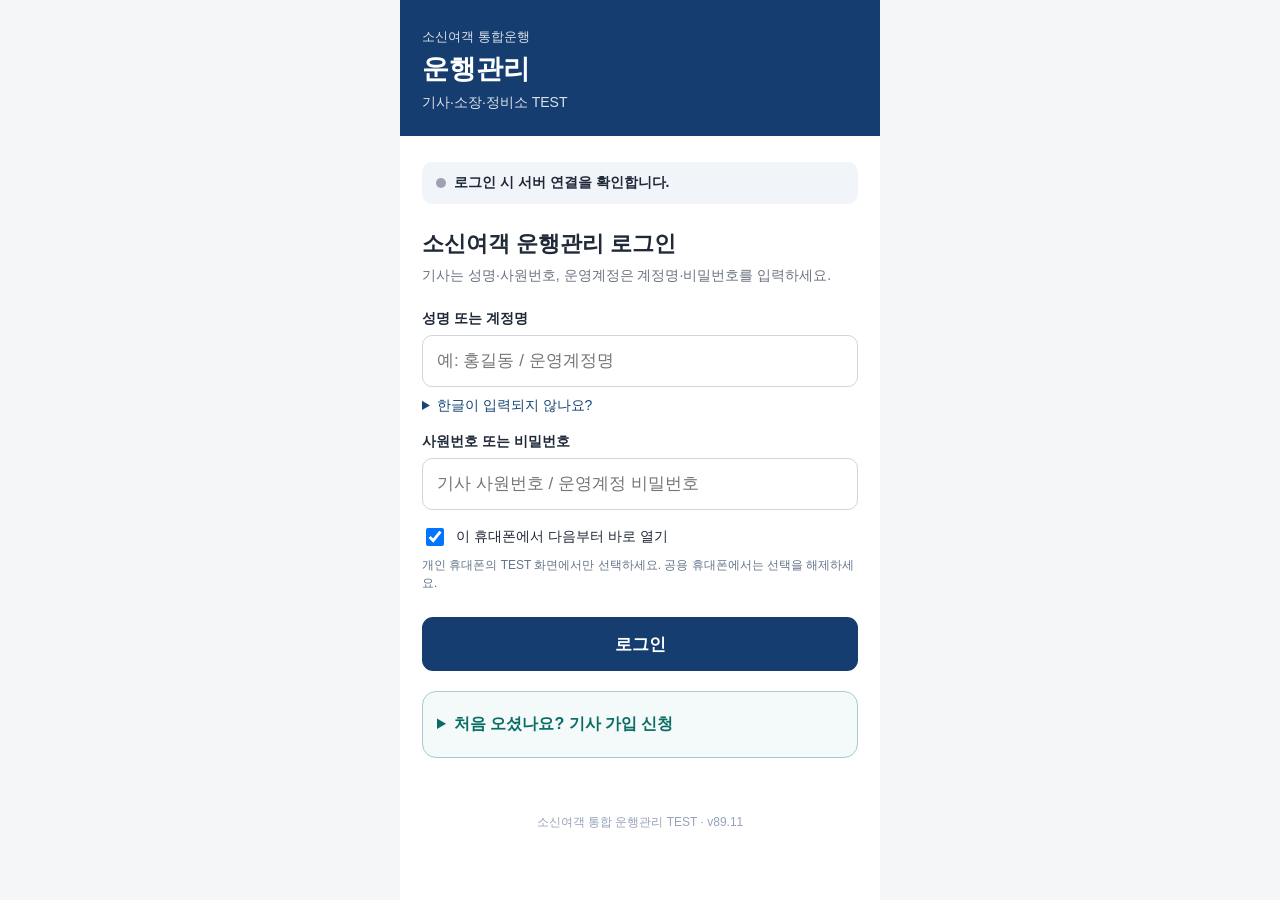
<file: index.html>
<!DOCTYPE html>
<html lang="ko">
<head>
  <meta charset="UTF-8">
  <meta name="viewport"
        content="width=device-width, initial-scale=1.0, viewport-fit=cover">

  <title>소신여객 통합 운행관리 TEST</title>
  <meta name="theme-color" content="#153d6f">
  <meta name="apple-mobile-web-app-capable" content="yes">
  <meta name="apple-mobile-web-app-status-bar-style" content="default">
  <meta name="apple-mobile-web-app-title" content="소신여객 운행관리">
  <meta name="mobile-web-app-capable" content="yes">
  <link rel="manifest" href="./manifest.webmanifest">
  <link rel="icon" type="image/png" sizes="192x192" href="./icons/bus70-192.png">
  <link rel="apple-touch-icon" sizes="180x180" href="./icons/bus70-180.png">

  <style>
    * {
      box-sizing: border-box;
    }

    body {
      margin: 0;
      font-family:
        -apple-system,
        BlinkMacSystemFont,
        "Segoe UI",
        "Noto Sans KR",
        sans-serif;

      background: #f4f6f8;
      color: #1f2937;
    }

    .app {
      max-width: 480px;
      min-height: 100vh;
      margin: 0 auto;
      background: white;
    }

    .header {
      padding: 28px 22px 24px;
      background: #153d6f;
      color: white;
    }

    .route {
      font-size: 13px;
      opacity: .85;
      margin-bottom: 5px;
    }

    .title {
      margin: 0;
      font-size: 27px;
      font-weight: 800;
    }

    .subtitle {
      margin-top: 7px;
      font-size: 14px;
      opacity: .85;
    }

    .content {
      padding: 26px 22px;
    }

    .api-status {
      display: flex;
      align-items: center;
      gap: 8px;

      padding: 12px 14px;
      margin-bottom: 25px;

      border-radius: 10px;
      background: #f1f5f9;

      font-size: 14px;
      font-weight: 600;
    }

    .dot {
      width: 10px;
      height: 10px;
      border-radius: 50%;
      background: #9ca3af;
      flex: 0 0 auto;
    }

    .dot.ok {
      background: #16a34a;
    }

    .dot.error {
      background: #dc2626;
    }

    .login-title {
      font-size: 22px;
      font-weight: 800;
      margin-bottom: 6px;
    }

    .login-help {
      font-size: 14px;
      color: #6b7280;
      margin-bottom: 24px;
      line-height: 1.5;
    }

    label {
      display: block;
      font-size: 14px;
      font-weight: 700;
      margin: 17px 0 7px;
    }

    input {
      width: 100%;
      height: 52px;

      border: 1px solid #d1d5db;
      border-radius: 10px;

      padding: 0 14px;

      font-size: 17px;
      outline: none;
      background: white;
    }

    input:focus {
      border-color: #153d6f;
      box-shadow: 0 0 0 3px rgba(21,61,111,.10);
    }

    button {
      width: 100%;
      height: 54px;

      margin-top: 25px;

      border: 0;
      border-radius: 11px;

      background: #153d6f;
      color: white;

      font-size: 17px;
      font-weight: 800;

      cursor: pointer;
    }

    button:disabled {
      opacity: .55;
      cursor: default;
    }

    .message {
      display: none;
      margin-top: 18px;
      padding: 13px 14px;
      border-radius: 10px;

      font-size: 14px;
      line-height: 1.5;
    }

    .message.error {
      display: block;
      background: #fef2f2;
      color: #b91c1c;
    }

    .message.ok {
      display: block;
      background: #f0fdf4;
      color: #166534;
    }

    [hidden] { display: none !important; }

    .driver-card {
      display: none;

      margin-top: 24px;
      padding: 20px;

      border: 1px solid #e5e7eb;
      border-radius: 14px;

      background: #fff;
    }

    .driver-card.show {
      display: block;
    }

    .driver-name {
      font-size: 24px;
      font-weight: 800;
      margin-bottom: 15px;
    }

    .info-row {
      display: flex;
      justify-content: space-between;
      gap: 20px;

      padding: 10px 0;
      border-bottom: 1px solid #f1f5f9;

      font-size: 15px;
    }

    .info-row:last-child {
      border-bottom: 0;
    }

    .info-label {
      color: #64748b;
    }

    .info-value {
      font-weight: 700;
      text-align: right;
    }

    .test-badge {
      display: inline-block;
      margin-left: 7px;
      padding: 3px 7px;

      border-radius: 6px;
      background: #fff7ed;
      color: #c2410c;

      font-size: 11px;
      vertical-align: middle;
    }

    .footer {
      padding: 30px 20px;
      text-align: center;

      color: #94a3b8;
      font-size: 12px;
    }

    /* STEP 8: 날짜별 운행조회 */
    .schedule-panel { margin-top: 24px; padding: 20px; border: 1px solid #e5e7eb; border-radius: 14px; }
    .schedule-panel[hidden], .driver-card[hidden] { display: none !important; }
    .schedule-panel h2 { font-size: 20px; margin: 0 0 8px; }
    .schedule-panel .hint { color: #64748b; font-size: 13px; line-height: 1.5; }
    .schedule-panel .control-row { display: grid; grid-template-columns: 1fr 1fr; gap: 10px; }
    .schedule-panel .control-row label { margin-top: 14px; }
    .schedule-panel select { width: 100%; height: 52px; padding: 0 8px; border: 1px solid #d1d5db; border-radius: 10px; background: #fff; font-size: 14px; }
    .schedule-panel button { margin-top: 14px; }
    .schedule-panel .result { margin-top: 18px; line-height: 1.6; }
    .schedule-panel .trip { border: 1px solid #e5e7eb; border-radius: 10px; padding: 12px; margin-top: 12px; }
    .schedule-panel .trip h3 { margin: 0 0 8px; font-size: 17px; }
    .schedule-panel .trip-row { display: grid; grid-template-columns: minmax(0,1fr) minmax(0,1.65fr); gap: 12px; padding: 9px 0; font-size: 14px; align-items: center; border-bottom: 1px solid #f1f5f9; }
    .schedule-panel .trip-row:last-child { border-bottom: 0; }
    .schedule-panel .trip-row .place { min-width: 0; word-break:keep-all; overflow-wrap:break-word; }
    .schedule-panel .trip-row strong { min-width:0; text-align: right; white-space: normal; font-variant-numeric: tabular-nums; }
    .schedule-panel .trip-row .time-main { display: block; font-size: 16px; }
    .schedule-panel .trip-row .time-sub { display: block; color: #64748b; font-size: 12px; font-weight: 500; }
    .session-bar { display: flex; justify-content: space-between; align-items: center; gap: 8px; margin-top: 16px; }
    .session-bar button { width: auto; height: auto; margin: 0; padding: 10px 12px; font-size: 13px; background: #e2e8f0; color: #1f2937; }
    .remember-row { display:flex; align-items:center; gap:9px; margin: 15px 0 0; font-size: 14px; font-weight: 500; }
    .remember-row input { width: 18px; height: 18px; flex: 0 0 auto; }
    .remember-help { font-size: 12px; color: #64748b; line-height: 1.5; margin-top: 7px; }
    @media(max-width:380px) { .content { padding: 20px 14px; } .schedule-panel { padding: 14px; } .schedule-panel .trip { padding: 10px; } }

    .schedule-panel .notice { padding: 12px; border-radius: 9px; background: #f1f5f9; margin-top: 12px; }
    .schedule-empty { text-align:center; padding:32px 16px; border:1px solid #dbe3ec; border-radius:14px; background:#f8fafc; }
    .schedule-empty .empty-mark { display:block; font-size:80px; line-height:1.2; color:#183f69; }
    .schedule-empty p { color:#64748b; margin:10px 0 0; }
    .schedule-rest { padding:16px; background:#f0f8f5; border-color:#c5ded4; font-size:15px; line-height:1.5; word-break:keep-all; overflow-wrap:break-word; }
    .schedule-rest p { font-size:14px; line-height:1.5; margin:8px 0 0; }
    .schedule-rest .leave-date { margin:0; font-size:13px; }
    .leave-heading { display:flex; align-items:center; justify-content:center; gap:10px; margin:10px 0; }
    .schedule-rest .empty-mark { display:inline-flex; justify-content:center; align-items:center; width:38px; height:38px; border-radius:50%; background:#d9eee3; font-size:25px; color:#12664d; flex-shrink:0; }
    .schedule-rest h3 { font-size:20px; line-height:1.35; margin:0; }
    .schedule-rest .leave-period { display:flex; flex-wrap:wrap; align-items:baseline; justify-content:center; gap:2px 8px; margin-top:12px; font-size:15px; font-weight:750; color:#183f69; }
    .leave-period .period-label { font-size:13px; font-weight:500; color:#526476; }
    .leave-period .period-date { white-space:nowrap; }
    .schedule-rest .leave-note { margin-top:10px; font-size:14px; color:#526476; }
    .leave-month { margin-top:12px; border-top:1px solid #d4e4dc; padding-top:4px; text-align:left; font-size:14px; line-height:1.55; }
    .leave-month summary { min-height:44px; display:flex; align-items:center; cursor:pointer; font-weight:700; }
    .leave-month p { margin:8px 0; word-break:keep-all; overflow-wrap:break-word; }
    .leave-days { display:flex; flex-wrap:wrap; gap:5px; list-style:none; padding:0; margin:7px 0 12px; }
    .leave-days li { font-size:13px; border-radius:6px; background:#e2efe8; padding:3px 7px; white-space:nowrap; }
    .mascot-stage { width:82px; height:82px; margin:0 auto; position:relative; }
    .mascot-stage img { position:absolute; inset:0; width:100%; height:100%; object-fit:contain; }
    .mascot-sprite { width:100%; height:100%; transform-origin:center; transform:scale(.88); }
    .mascot-sprite [data-face] { opacity:0; }
    .mascot-sprite [data-face="0"] { opacity:1; }
    .mascot-stage.playing .mascot-sprite { animation:mascot-greeting 7.68s ease-in-out 1; }
    .mascot-stage.playing [data-face="0"] { animation:mascot-neutral 7.68s step-end 1; }
    .mascot-stage.playing [data-face="1"] { animation:mascot-blink 7.68s step-end 1; }
    .mascot-stage.playing [data-face="2"] { animation:mascot-smile 7.68s step-end 1; }
    @keyframes mascot-neutral { 0%,20%{opacity:1} 16%,28%{opacity:0} 94%,100%{opacity:1} }
    @keyframes mascot-blink { 0%,20%,100%{opacity:0} 16%{opacity:1} }
    @keyframes mascot-smile { 0%,94%,100%{opacity:0} 28%{opacity:1} }
    @keyframes mascot-greeting { 0%,35%{transform:translateY(0) rotate(0deg) scale(.88)} 60%,66%{transform:translateY(0) rotate(360deg) scale(.88)} 76%{transform:translateY(-14px) rotate(360deg) scale(.93)} 86%{transform:translateY(0) rotate(360deg) scale(.88)} 90%{transform:translateY(2px) rotate(360deg) scale(.92,.82)} 94%,100%{transform:translateY(0) rotate(360deg) scale(.88)} }
    @media(prefers-reduced-motion:reduce) { .mascot-stage.playing .mascot-sprite,.mascot-stage.playing [data-face] { animation:none; } }
    .schedule-panel .notice.error { background: #fef2f2; color: #b91c1c; }
    .schedule-panel .confirm-button { background: #166534; }
    .schedule-panel .confirm-button[hidden] { display: none; }
    .settings-box { margin-top: 18px; padding: 14px; border: 1px solid #dbe3ec; border-radius: 12px; background: #f8fafc; }
    .settings-box h3 { margin: 0 0 6px; }
    .check-row { display: flex; align-items: center; gap: 8px; margin: 10px 0; font-size: 14px; font-weight: 700; }
    .check-row input { width: 20px; height: 20px; margin: 0; }
    .inline-actions { display: grid; grid-template-columns: 1fr 1fr; gap: 8px; }
    .inline-actions button { margin-top: 10px; height: 44px; font-size: 14px; }
    .trip-actions { display: grid; grid-template-columns: 1fr 1fr; gap: 8px; }
    .trip-actions button { margin-top: 10px; height: 42px; font-size: 14px; }
    .end-shift-box { margin-top: 12px; padding: 12px; border: 1px solid #86efac; border-radius: 10px; background: #f0fdf4; }
    .end-shift-box h4 { margin: 0 0 6px; color: #166534; }
    .end-shift-box p { margin: 4px 0; font-size: 13px; line-height: 1.45; }
    .end-shift-actions { display: grid; grid-template-columns: 1fr 1fr; gap: 8px; }
    .end-shift-actions button { margin-top: 8px; height: 42px; font-size: 13px; }
    .break-charge-box { margin-top: 10px; padding: 10px; border-radius: 9px; background: #eff6ff; color: #1e3a8a; }
    .break-charge-box p { margin: 0 0 6px; font-size: 13px; }
    .run-log-row { margin-top:12px; padding:13px; border:1px solid #dbe3ec; border-radius:11px; background:#fff; font-size:13px; line-height:1.5; break-inside:avoid; }
    .run-log-head { display:flex; align-items:flex-start; justify-content:space-between; gap:10px; margin-bottom:9px; }
    .run-log-head strong { color:#123a69; font-size:15px; }
    .run-log-head span { flex:0 0 auto; padding:3px 7px; border-radius:999px; background:#eef4fb; color:#475569; font-size:10px; font-weight:800; }
    .run-log-phase { display:grid; grid-template-columns:minmax(0,1.2fr) repeat(3,minmax(0,.8fr)); gap:7px; align-items:center; padding:8px 0; border-top:1px solid #eef2f7; }
    .run-log-phase > span { min-width:0; overflow-wrap:anywhere; }
    .run-log-phase small { display:block; color:#64748b; font-size:10px; }
    .run-log-phase strong { display:block; margin-top:2px; color:#0f172a; font-size:12px; font-variant-numeric:tabular-nums; }
    .run-log-extra { margin-top:8px; padding:8px 9px; border-radius:8px; background:#f8fafc; color:#475569; font-size:11px; line-height:1.5; white-space:pre-line; }
    @media print { body * { visibility: hidden; } #runLogPanel, #runLogPanel * { visibility: visible; } #runLogPanel { position: absolute; inset: 0; border: 0; margin:0; padding:0; } #runLogPanel button,#runLogPanel .control-row,#runLogPanel > .hint { display:none; } .run-log-row { box-shadow:none; } }
    .board-panel { margin-top: 24px; padding: 20px; border: 1px solid #dbe3ec; border-radius: 14px; }
    .board-panel[hidden], .board-review[hidden] { display: none !important; }
    .board-panel h2 { font-size: 20px; margin: 0 0 8px; }
    .board-panel .hint { color: #64748b; font-size: 13px; line-height: 1.5; }
    .board-panel input, .board-panel select { width: 100%; min-height: 48px; box-sizing: border-box; }
    .board-panel input[type="file"] { height: auto; padding: 12px 8px; background: #f8fafc; }
    .board-preview { width: 100%; max-height: 280px; object-fit: contain; margin-top: 12px; border-radius: 10px; background: #f1f5f9; }
    .board-preview[hidden] { display: none; }
    .board-review { margin-top: 16px; padding: 14px; border: 1px solid #bbd2c0; border-radius: 10px; background: #f0fdf4; }
    .board-grid { display: grid; grid-template-columns: 1fr 1fr; gap: 10px; }
    .board-grid .wide { grid-column: 1 / -1; }
    .board-value { min-height: 48px; display: flex; align-items: center; padding: 0 12px; border: 1px solid #d1d5db; border-radius: 10px; background: #fff; font-weight: 700; }
    .board-panel button { margin-top: 12px; }
    .board-panel .register-button { background: #166534; }
    .manager-panel { margin-top:24px; padding:20px; border:2px solid #153d6f; border-radius:14px; }
    .manager-panel[hidden], .manager-output[hidden] { display:none !important; }
    .manager-panel h2 { margin:0 0 8px; font-size:20px; }
    .manager-tools { display:grid; grid-template-columns:1fr 1fr; gap:10px; }
    .manager-tools input, .manager-tools select { width:100%; min-height:48px; box-sizing:border-box; }
    .road-safety { display:flex; align-items:center; gap:6px; flex-wrap:wrap; font-size:13px; }
    .road-safety button { width:auto; padding:6px 10px; min-height:44px; font-size:12px; }
    .road-safety.warning { color:#b42318; font-weight:700; }
    .ring-peer-label { display:flex; justify-content:center; gap:16px; font-size:12px; line-height:1.5; color:#334155; grid-column:1 / -1; }
    .ring-peer-label span::before { content:""; display:inline-block; width:8px; height:8px; margin-right:4px; border-radius:1px; background:var(--peer-color); }
    .manager-support-approval { display:flex; align-items:center; gap:8px; min-height:44px; }
    #managerCrossRoute { width:24px; height:24px; min-height:24px; padding:0; margin:0; flex:none; }
    .manager-savebar { position:sticky; top:0; z-index:8; background:#fff; padding:8px 0; display:grid; gap:4px; }
    #managerStatus { font-size:13px; overflow-wrap:anywhere; }
    .manager-row { display:grid; grid-template-columns:42px minmax(0,1fr) minmax(0,1fr) 70px; gap:8px; align-items:center; margin-top:8px; }
    .manager-row select { width:100%; min-width:0; height:44px; }
    .manager-row strong { text-align:center; }
    .manager-panel button { margin-top:12px; }
    .manager-panel .secondary { background:#475569; }
    .manager-status .ok { background:#f0fdf4; color:#166534; }
    .manager-status .error { background:#fef2f2; color:#b91c1c; }
    .manager-status > div { padding:12px; border-radius:9px; margin-top:12px; }
    .manager-output { margin-top:14px; }
    .manager-output img { width:100%; border-radius:10px; border:1px solid #cbd5e1; }
    .manager-confirm { padding:7px 4px; border-radius:7px; text-align:center; font-size:12px; font-weight:700; background:#fef3c7; color:#92400e; }
    .manager-confirm.done { background:#dcfce7; color:#166534; }
    .timetable-editor-panel { margin-top:16px; padding:12px; border:1px solid #b8cbe2; border-radius:12px; background:#f8fbff; }
    .timetable-editor-panel[hidden] { display:none !important; }
    .timetable-editor-panel > summary { cursor:pointer; color:#153d6f; font-size:16px; font-weight:800; }
    .timetable-editor-meta { margin-top:10px; padding:10px; border-radius:9px; background:#eaf2fb; color:#334155; font-size:12px; line-height:1.5; }
    .timetable-sequence { margin-top:10px; border:1px solid #d7e0ea; border-radius:10px; background:#fff; overflow:hidden; }
    .timetable-sequence > summary { cursor:pointer; display:flex; justify-content:space-between; gap:8px; padding:12px; color:#173f73; font-weight:800; }
    .timetable-trip-row { display:grid; grid-template-columns:58px repeat(3,minmax(0,1fr)); gap:8px; align-items:end; padding:10px 12px; border-top:1px solid #e5e7eb; }
    .timetable-trip-row > strong { align-self:center; text-align:center; }
    .timetable-time-cell { min-width:0; }
    .timetable-time-cell span { display:block; min-height:30px; margin-bottom:4px; color:#64748b; font-size:10px; line-height:1.35; overflow-wrap:anywhere; }
    .timetable-time-cell input { width:100%; height:42px; box-sizing:border-box; font-variant-numeric:tabular-nums; }
    .timetable-time-cell input.changed { border:2px solid #d97706; background:#fffbeb; }
    .timetable-time-cell input:disabled { background:#f1f5f9; color:#94a3b8; }
    .timetable-editor-actions { display:grid; grid-template-columns:1fr 1fr; gap:8px; }
    .timetable-editor-actions button { min-width:0; }
    .operation-list { display:grid; gap:10px; margin-top:14px; }
    .operation-card { border:1px solid #dbe3ee; border-radius:12px; padding:12px; background:#fff; }
    .operation-card.open { border-left:5px solid #dc2626; }
    .operation-card.closed { border-left:5px solid #16a34a; }
    .operation-meta { color:#64748b; font-size:12px; margin:5px 0; }
    .vehicle-status-list { display:grid; gap:8px; margin:12px 0 18px; }
    .vehicle-status-card { border:1px solid #dbe3ee; border-radius:10px; padding:11px; background:#f8fafc; }
    .vehicle-status-head { display:flex; justify-content:space-between; gap:8px; align-items:center; }
    .vehicle-status-badge { padding:4px 8px; border-radius:999px; font-size:11px; font-weight:700; background:#dcfce7; color:#166534; white-space:nowrap; }
    .vehicle-status-badge.repair { background:#fef3c7; color:#92400e; }
    .vehicle-status-badge.unavailable { background:#fee2e2; color:#b91c1c; }
    .gap-summary { display:grid; grid-template-columns:1fr 1fr; gap:8px; margin:10px 0; }
    .gap-item { padding:9px 10px; border-radius:9px; background:#eef4fb; color:#334155; font-size:12px; }
    .gap-item strong { display:block; margin-top:3px; color:#173f73; font-size:14px; }
    .gap-item.unknown { color:#64748b; background:#f8fafc; }
    .schedule-overview { display:grid; grid-template-columns:repeat(2,minmax(0,1fr)); gap:8px; margin:12px 0; }
    .schedule-overview > div { min-width:0; padding:10px; border-radius:10px; background:#eef4fb; }
    .schedule-overview span { display:block; color:#64748b; font-size:11px; }
    .schedule-overview strong { display:block; margin-top:2px; color:#173f73; font-size:15px; overflow-wrap:anywhere; }
    .schedule-view-toggle { display:grid; grid-template-columns:1fr 1fr; gap:7px; padding:4px; margin:12px 0; border-radius:11px; background:#e2e8f0; }
    .schedule-view-toggle button { height:40px; margin:0; border-radius:8px; background:transparent; color:#475569; font-size:13px; }
    .schedule-view-toggle button.active { background:#fff; color:#153d6f; box-shadow:0 1px 4px rgba(15,23,42,.14); }
    .trip-list.card-mode { position:relative; padding:5px 5px 14px; }
    .trip-list.card-mode::before,.trip-list.card-mode::after { content:""; position:absolute; left:16px; right:16px; height:16px; border:1px solid #dbe3ec; border-radius:12px; background:#f8fafc; }
    .trip-list.card-mode::before { bottom:6px; z-index:0; }
    .trip-list.card-mode::after { left:10px; right:10px; bottom:11px; background:#fff; z-index:1; }
    .trip-list.card-mode .trip { position:relative; z-index:2; margin-top:0; box-shadow:0 8px 22px rgba(15,23,42,.12); }
    .trip-heading { display:flex; align-items:center; justify-content:space-between; gap:8px; }
    .trip-heading h3 { margin:0; }
    .trip-state { flex:0 0 auto; padding:4px 8px; border-radius:999px; background:#dbeafe; color:#1d4ed8; font-size:11px; font-weight:800; }
    .trip-state.done { background:#d1d5db; color:#4b5563; }
    .schedule-panel .trip.completed { border-color:#d1d5db; background:#f3f4f6; color:#6b7280; }
    .schedule-panel .trip.completed .trip-row,.schedule-panel .trip.completed .gap-summary { opacity:.72; }
    .schedule-panel .trip.completed .trip-row strong,.schedule-panel .trip.completed .gap-item strong { color:#6b7280; }
    .actual-time { display:block; margin-top:2px; color:#047857; font-size:11px; font-weight:700; white-space:normal; }
    .completed .actual-time { color:#4b5563; }
    .trip-navigation { display:grid; grid-template-columns:1fr auto 1fr; gap:8px; align-items:center; margin-top:10px; }
    .trip-navigation button { height:42px; margin:0; font-size:13px; }
    .trip-navigation strong { min-width:58px; text-align:center; font-size:13px; }
    .location-box { margin:14px 0; padding:13px; border:1px solid #bfdbfe; border-radius:11px; background:#eff6ff; }
    .location-box h3 { margin:0 0 5px; font-size:16px; color:#1e3a8a; }
    .location-box p { margin:5px 0; color:#334155; font-size:12px; line-height:1.45; }
    .location-live { display:grid; grid-template-columns:1fr 1fr; gap:7px; margin:10px 0; }
    .location-live > div { padding:8px; border-radius:8px; background:#fff; font-size:11px; color:#64748b; }
    .location-live strong { display:block; margin-top:2px; color:#0f172a; font-size:13px; }
    .location-box button { height:44px; margin-top:8px; font-size:14px; }
    .location-box button.tracking { background:#b91c1c; }
    .location-status { margin-top:8px; padding:8px; border-radius:8px; background:#fff; color:#334155; font-size:12px; line-height:1.45; }
    .location-status.error { background:#fef2f2; color:#b91c1c; }
    .location-status.ok { background:#ecfdf5; color:#047857; }
    .driver-live-dashboard { margin:14px 0; padding:15px; border:1px solid #b8cbe2; border-radius:16px; background:linear-gradient(160deg,#f8fbff 0%,#edf5ff 100%); box-shadow:0 8px 24px rgba(15,61,111,.09); }
    .driver-live-head { display:flex; align-items:flex-start; justify-content:space-between; gap:12px; }
    .driver-live-head p { margin:0 0 2px; color:#64748b; font-size:12px; font-weight:700; }
    .driver-live-head h3 { margin:0; color:#123a69; font-size:20px; }
    .driver-live-clock { flex:0 0 auto; text-align:right; font-variant-numeric:tabular-nums; }
    .driver-live-clock strong { display:block; color:#0f172a; font-size:18px; line-height:1.1; }
    .driver-live-clock span { color:#64748b; font-size:11px; }
    .driver-live-primary { display:grid; grid-template-columns:132px minmax(0,1fr); gap:14px; align-items:center; margin:14px 0; }
    .driver-progress-ring { --progress:0; --ring-color:#1b7f4b; width:124px; aspect-ratio:1; display:grid; place-items:center; border-radius:50%; background:conic-gradient(var(--ring-color) calc(var(--progress) * 1%),#d8e2ec 0); position:relative; }
    .driver-progress-ring::before { content:""; position:absolute; inset:10px; border-radius:50%; background:#fff; box-shadow:inset 0 0 0 1px #e2e8f0; }
    .driver-progress-ring > div { position:relative; z-index:1; max-width:90px; text-align:center; }
    .driver-progress-ring > div span,.driver-progress-ring > div small { display:block; color:#64748b; font-size:11px; font-weight:700; }
    .driver-progress-ring strong { display:block; margin:1px 0; color:#123a69; font-size:24px; line-height:1.15; }
    .driver-progress-arrow { position:absolute !important; inset:0; z-index:3 !important; max-width:none !important; transform:rotate(calc(var(--progress) * 3.6deg)); transition:transform .8s cubic-bezier(.22,.61,.36,1); pointer-events:none; }
    .driver-progress-arrow::before { content:"➤"; position:absolute; top:-7px; left:50%; color:var(--ring-color); font-size:20px; line-height:1; text-shadow:0 1px 2px rgba(15,23,42,.28); transform:translateX(-50%); }
    .driver-progress-ring.moving .driver-progress-arrow::before { animation:progressArrowPulse 1.2s ease-in-out infinite; }
    @keyframes progressArrowPulse { 0%,100% { transform:translateX(-50%) scale(1); opacity:.82; } 50% { transform:translateX(-50%) scale(1.18); opacity:1; } }
    .driver-live-next { min-width:0; }
    .driver-live-state { display:inline-flex; align-items:center; gap:6px; padding:5px 9px; border-radius:999px; background:#dcfce7; color:#166534; font-size:12px; font-weight:800; }
    .driver-live-state::before { content:""; width:8px; height:8px; border-radius:50%; background:currentColor; }
    .driver-live-state.waiting { background:#fef3c7; color:#92400e; }
    .driver-live-state.finished { background:#e5e7eb; color:#4b5563; }
    .driver-live-state.future { background:#dbeafe; color:#1d4ed8; }
    .driver-live-next h4 { margin:9px 0 2px; color:#0f172a; font-size:17px; overflow-wrap:anywhere; }
    .driver-live-next p { margin:2px 0; color:#475569; font-size:13px; line-height:1.45; }
    .driver-live-countdown { color:#123a69 !important; font-weight:800; }
    .driver-live-data { display:grid; grid-template-columns:repeat(2,minmax(0,1fr)); gap:8px; }
    .driver-live-metric { min-width:0; padding:10px; border:1px solid #e2e8f0; border-radius:11px; background:rgba(255,255,255,.9); }
    .driver-live-metric span { display:block; color:#64748b; font-size:11px; }
    .driver-live-metric strong { display:block; margin-top:2px; color:#0f172a; font-size:14px; line-height:1.35; overflow-wrap:anywhere; }
    .driver-live-maintenance { margin-top:9px; padding:10px 11px; border-radius:10px; background:#f8fafc; color:#475569; font-size:12px; font-weight:700; }
    .driver-live-maintenance.alert { background:#fff7ed; color:#9a3412; }
    .driver-live-maintenance.ok { background:#ecfdf5; color:#047857; }
    .driver-live-location-action { height:43px; margin-top:9px !important; font-size:13px !important; }
    .driver-live-location-action.tracking { background:#b91c1c; }
    .route-navigation-live { margin:10px 0; padding:13px; border-radius:13px; background:#0f2f57; color:#fff; }
    .route-navigation-head { display:flex; align-items:center; justify-content:space-between; gap:10px; }
    .route-navigation-head strong { font-size:14px; }
    .route-navigation-head span { padding:4px 7px; border-radius:999px; background:rgba(255,255,255,.14); color:#dbeafe; font-size:10px; font-weight:700; }
    .route-navigation-stops { display:grid; grid-template-columns:minmax(0,1fr) 22px minmax(0,1.25fr); gap:7px; align-items:center; margin-top:11px; }
    .route-navigation-stop { min-width:0; padding:9px; border-radius:9px; background:rgba(255,255,255,.09); }
    .route-navigation-stop.next { background:#fff; color:#0f2f57; }
    .route-navigation-stop span { display:block; color:#bfdbfe; font-size:10px; font-weight:700; }
    .route-navigation-stop.next span { color:#64748b; }
    .route-navigation-stop strong { display:block; margin-top:3px; font-size:15px; line-height:1.25; overflow-wrap:anywhere; }
    .route-navigation-arrow { color:#93c5fd; text-align:center; font-size:18px; }
    .route-progress-track { height:8px; margin-top:11px; overflow:hidden; border-radius:999px; background:rgba(255,255,255,.18); }
    .route-progress-track i { display:block; width:0; height:100%; border-radius:inherit; background:#4ade80; transition:width .5s ease; }
    .route-navigation-meta { display:flex; justify-content:space-between; gap:8px; margin-top:7px; color:#bfdbfe; font-size:10px; line-height:1.35; }
    .live-fleet-strip { display:grid; grid-template-columns:repeat(3,minmax(0,1fr)); gap:7px; margin:10px 0; }
    .live-fleet-card { min-width:0; padding:9px; border:1px solid #dbe3ec; border-radius:10px; background:#fff; color:#475569; }
    .live-fleet-card.own { border-color:#2563eb; background:#eff6ff; }
    .live-fleet-card span,.live-fleet-card small { display:block; font-size:10px; }
    .live-fleet-card strong { display:block; margin:3px 0; color:#0f172a; font-size:12px; overflow-wrap:anywhere; }
    .live-fleet-card small { color:#64748b; }
    .trip-status-legend { display:flex; flex-wrap:wrap; gap:10px; margin:13px 0 8px; color:#475569; font-size:11px; font-weight:700; }
    .trip-status-legend span { display:inline-flex; align-items:center; gap:5px; }
    .trip-status-legend i { width:9px; height:9px; border-radius:50%; background:#cbd5e1; }
    .trip-status-legend .legend-done i { background:#9ca3af; }
    .trip-status-legend .legend-active i { background:#16a34a; }
    .trip-status-legend .legend-next i { background:#f59e0b; }
    .trip-chip-list { display:flex; gap:7px; padding:2px 1px 5px; overflow-x:auto; scrollbar-width:thin; }
    .trip-chip { flex:0 0 auto; display:flex; align-items:center; gap:7px; width:auto !important; min-width:82px; height:54px !important; margin:0 !important; padding:6px 9px !important; border:1px solid #cbd5e1; border-radius:10px !important; background:#fff !important; color:#334155 !important; box-shadow:none !important; }
    .trip-chip strong,.trip-chip small { display:block; line-height:1.2; }
    .trip-chip small { margin-top:3px; font-size:10px; font-weight:700; }
    .trip-chip-text { min-width:34px; }
    .trip-chip-progress { --trip-progress:0; --trip-color:#64748b; position:relative; flex:0 0 auto; width:30px; aspect-ratio:1; border-radius:50%; background:conic-gradient(var(--trip-color) calc(var(--trip-progress) * 1%),rgba(148,163,184,.35) 0); }
    .trip-chip-progress::before { content:""; position:absolute; inset:5px; border-radius:50%; background:currentColor; opacity:.96; }
    .trip-chip-progress i { position:absolute; inset:0; transform:rotate(calc(var(--trip-progress) * 3.6deg)); transition:transform .8s ease; }
    .trip-chip-progress i::before { content:"➤"; position:absolute; top:-4px; left:50%; color:var(--trip-color); font-size:10px; line-height:1; transform:translateX(-50%); }
    .trip-chip.completed { border-color:#d1d5db; background:#e5e7eb !important; color:#6b7280 !important; }
    .trip-chip.running { border-color:#15803d; background:#16a34a !important; color:#fff !important; }
    .trip-chip.next { border-color:#d97706; background:#fef3c7 !important; color:#92400e !important; }
    .trip-chip.selected { outline:3px solid rgba(29,78,216,.22); outline-offset:1px; }
    .trip-point-role { display:block; margin-top:3px; color:#64748b; font-size:10px; font-weight:700; line-height:1.35; }
    .trip-point-role.final { color:#b45309; }
    .time-plan-label { display:block; color:#64748b; font-size:10px; font-weight:700; }
    .time-deviation { display:inline-block; margin-top:3px; padding:2px 6px; border-radius:999px; background:#e2e8f0; color:#475569; font-size:10px; font-weight:800; }
    .time-deviation.on-time { background:#dcfce7; color:#166534; }
    .time-deviation.late { background:#fee2e2; color:#b91c1c; }
    .time-deviation.early { background:#dbeafe; color:#1d4ed8; }
    .trip-route-summary { display:grid; gap:6px; margin:9px 0; padding:9px; border-radius:9px; background:#f8fafc; }
    .trip-route-summary span { color:#475569; font-size:11px; line-height:1.4; }
    .trip-route-summary strong { color:#173f73; }
    .schedule-basic-details,.location-box { overflow:hidden; }
    .schedule-basic-details > summary,.location-box > summary { cursor:pointer; color:#173f73; font-size:13px; font-weight:800; }
    .schedule-basic-details { margin:12px 0; padding:11px 12px; border:1px solid #dbe3ec; border-radius:11px; background:#f8fafc; }
    .schedule-basic-details .schedule-overview { margin:11px 0 0; }
    .driver-work-menu { margin-top:18px; padding-top:17px; border-top:1px solid #dbe3ec; }
    .driver-work-menu h2 { margin:0 0 5px; font-size:18px; }
    .driver-menu-grid { display:grid; grid-template-columns:repeat(2,minmax(0,1fr)); gap:8px; margin-top:11px; }
    .driver-menu-button { min-height:76px; height:auto !important; margin:0 !important; padding:11px !important; border:1px solid #cbd5e1 !important; border-radius:12px !important; background:#f8fafc !important; color:#1e293b !important; text-align:left; box-shadow:none !important; }
    .driver-menu-button span,.driver-menu-button small { display:block; }
    .driver-menu-button span { font-size:14px; font-weight:800; }
    .driver-menu-button small { margin-top:5px; color:#64748b; font-size:11px; line-height:1.3; }
    .driver-menu-button.active { border-color:#17487f !important; background:#eaf2fb !important; color:#123a69 !important; }
    .driver-emergency-actions { display:grid; grid-template-columns:1fr 1fr; gap:8px; margin-top:10px; }
    .driver-emergency-actions a { display:flex; min-height:46px; align-items:center; justify-content:center; border-radius:10px; background:#b91c1c; color:#fff; font-weight:800; text-decoration:none; }
    .schedule-panel .trip.running { border:2px solid #16a34a; background:#f0fdf4; }
    .schedule-panel .trip.next { border:2px solid #f59e0b; background:#fffbeb; }
    .schedule-panel .trip.selected:not(.completed):not(.running):not(.next) { border-color:#60a5fa; }
    .trip-state.running { background:#dcfce7; color:#166534; }
    .trip-state.next { background:#fef3c7; color:#92400e; }
    .trip-state.upcoming { background:#dbeafe; color:#1d4ed8; }
    @media(max-width:520px) {
      .manager-tools { grid-template-columns:1fr; }
      .manager-row { grid-template-columns:36px 1fr 68px; }
      .manager-row .manager-vehicle { grid-column:2; }
      .manager-confirm { grid-column:3; grid-row:1 / span 2; }
      .timetable-trip-row { grid-template-columns:44px 1fr; align-items:start; }
      .timetable-trip-row > strong { grid-row:1 / span 3; padding-top:26px; }
      .timetable-time-cell { grid-column:2; }
      .timetable-time-cell span { min-height:0; }
      .schedule-panel { padding:15px; }
      .schedule-panel .control-row { grid-template-columns:1fr; }
      .schedule-panel .trip { padding:13px; }
      .trip-actions { grid-template-columns:repeat(auto-fit,minmax(82px,1fr)); }
      .trip-actions button { padding:0 5px; font-size:12px; }
      .driver-live-dashboard { margin-left:-4px; margin-right:-4px; padding:13px; }
      .driver-live-primary { grid-template-columns:112px minmax(0,1fr); gap:11px; }
      .driver-progress-ring { width:108px; }
      .driver-progress-ring strong { font-size:21px; }
      .driver-live-data { grid-template-columns:1fr 1fr; }
      .driver-live-metric { padding:9px; }
      .route-navigation-stops { grid-template-columns:minmax(0,1fr) 18px minmax(0,1.35fr); }
      .live-fleet-strip { gap:5px; }
      .live-fleet-card { padding:7px; }
      .run-log-phase { grid-template-columns:1fr 1fr; }
      .run-log-phase > span:first-child { grid-column:1 / -1; }
    }
    body.manager-layout .app { max-width:1040px; }
    .manager-workspace { border:0; background:#f0f5fa; }
    .workspace-heading { display:flex; align-items:center; justify-content:space-between; gap:16px; }
    .workspace-heading h2 { margin:0 0 16px; }
    .workspace-heading button { width:auto; margin:0; white-space:nowrap; }
    .eyebrow { color:#56708b; font-size:12px; margin:0 0 6px; letter-spacing:.08em; }
    .manager-menu-grid { display:grid; grid-template-columns:repeat(3,minmax(0,1fr)); gap:12px; margin-top:18px; }
    .manager-menu-grid button { margin:0; min-height:102px; text-align:left; background:#fff; color:#173d65; border:1px solid #d4e0ec; padding:18px; border-radius:14px; box-shadow:0 3px 10px #173d6508; }
    .manager-menu-grid strong { display:block; font-size:17px; margin-bottom:8px; }
    .manager-menu-grid small { display:block; font-size:12px; font-weight:400; color:#58718a; }
    .depot-contact { display:flex; flex-wrap:wrap; align-items:center; justify-content:space-between; gap:12px; padding:16px 0; border-bottom:1px solid #dde5ee; }
    .depot-contact-info { flex:1 1 150px; }
    .depot-contact-info strong,.depot-contact-info span { display:block; }
    .depot-contact-info small { display:block; margin-top:6px; color:#52677d; }
    .depot-contact-phones { display:flex; flex-direction:column; gap:8px; }
    .depot-contact a { color:#173d65; background:#e8f0f9; padding:10px; border-radius:8px; font-weight:700; text-decoration:none; }
    #managerContactFields { display:grid; gap:16px; }
    #managerContactFields fieldset { min-width:0; border:1px solid #d4e0ec; border-radius:10px; padding:14px; }
    #managerContactFields legend { font-weight:700; }
    #managerContactFields textarea { width:100%; box-sizing:border-box; min-height:88px; font:inherit; padding:12px; border:1px solid #cbd5df; border-radius:8px; }
    #managerContactFields label { margin:0; }
    [hidden] { display:none !important; }
    @media(max-width:620px) { .manager-menu-grid { grid-template-columns:repeat(2,minmax(0,1fr)); gap:8px; } .manager-menu-grid button { padding:14px; } .workspace-heading { align-items:flex-start; } }
      .login-korean-help { margin: 10px 0 18px; font-size: 14px; }
    .login-korean-help summary { cursor: pointer; color: #174675; }
    .login-korean-help p { line-height: 1.5; }
    #koreanNameStatus { margin-top: 8px; }

    /* v61: one current-trip card, details on demand. */
    .driver-card summary {font-weight:700;cursor:pointer;padding:4px 0;}
    .driver-card {padding:14px 18px;margin-bottom:12px;}
    .driver-card .driver-name {font-size:22px;margin:14px 0;}
    #schedulePanel {padding:18px;}
    #schedulePanel>h2 {font-size:24px;margin:0 0 10px;}
    #scheduleQueryOptions {margin-bottom:12px;}
    .compact-live {border-radius:14px 14px 0 0;margin:0;padding:16px;background:#f1f5fa;color:#182b42;box-shadow:none;}
    .compact-live .driver-live-head p {margin:0 0 5px;font-size:13px;color:#526177;}
    .compact-live .driver-live-head h3 {margin:0;font-size:23px;}
    .compact-live .driver-live-clock {font-size:18px;color:#183f68;}
    .compact-live .driver-live-primary {grid-template-columns:96px 1fr;margin:12px 0;gap:14px;}
    .compact-live .driver-progress-ring {width:96px;height:96px;}
    .compact-live .driver-progress-ring>div {inset:8px;}
    .compact-live .driver-progress-ring strong {font-size:20px;}
    .compact-live .driver-progress-ring small {font-size:10px;}
    .compact-live .driver-live-next p {font-size:14px;margin:5px 0;}
    .compact-live .driver-live-data {grid-template-columns:repeat(3,minmax(0,1fr));gap:6px;}
    .compact-live .driver-live-metric {padding:9px 6px;background:#fff;min-width:0;}
    .compact-live .driver-live-metric span {font-size:11px;}
    .compact-live .driver-live-metric strong {font-size:13px;overflow-wrap:anywhere;}
    .compact-stop {display:flex;flex-wrap:wrap;gap:5px 10px;align-items:baseline;margin-bottom:12px;}
    .compact-stop span,.compact-stop small,.compact-help {font-size:12px;color:#58677c;}
    .compact-live .location-status {font-size:12px;margin:9px 0;}
    .compact-live .driver-live-location-action {font-size:14px;padding:10px;min-height:44px;}
    .compact-live .driver-live-maintenance.ok {display:none;}
    .trip-list .trip {padding:0;overflow:hidden;}
    .trip-list .trip>.trip-heading,.trip-list .trip>.trip-row,.trip-list .trip>.gap-summary,.trip-list .trip>details,.trip-list .trip>.end-shift-box {margin-left:14px;margin-right:14px;}
    .trip-row .trip-point-role {display:none;}
    .trip-row {padding:10px 0;gap:10px;}
    .trip-row .place {font-size:14px;}
    .trip-row .time-main {font-size:21px;}
    .trip-row .time-plan-label {font-size:10px;}
    .trip-row .actual-time,.trip-row .time-deviation {font-size:12px;}
    .manual-run-tools {padding:12px 0;}
    .manual-run-tools>summary,.schedule-options>summary {font-size:13px;cursor:pointer;}
    .schedule-options {margin:16px 0;}
    .trip-chip-list {flex-wrap:nowrap;overflow-x:auto;margin:8px 0 12px;gap:6px;}
    .trip-chip-list .trip-chip {flex:0 0 auto;font-size:12px;min-height:44px;padding:9px;}
    .trip-navigation {margin:12px 0;}
    .driver-work-menu h2 {font-size:20px;}
    .driver-work-menu>.hint {display:none;}
    @media(max-width:520px){header{padding:18px 20px;}header h1{font-size:30px;margin:5px 0;}header p{font-size:13px;}main{padding:14px;}#apiStatus{padding:10px;font-size:12px;}.session-bar{margin:8px 0;font-size:14px;}.session-bar button{font-size:12px;padding:9px;}}

    .driver-mode header{padding:7px 14px;display:flex;align-items:center;gap:12px}.driver-mode header h1{font-size:18px;margin:0}.driver-mode header .subtitle{display:none}.driver-mode header .route{font-size:12px}
    .driver-mode main{padding:8px;max-width:650px}.driver-mode .api-status{font-size:11px;padding:5px 8px;margin:4px 0}.driver-mode .session-bar{margin:4px 0;font-size:12px}.driver-mode .session-bar button{padding:6px;font-size:11px}.driver-mode #driverCard{margin:5px 0;padding:7px 10px}.driver-mode #driverCard summary{font-size:12px}.driver-mode #schedulePanel{padding:0;border:0;margin-top:5px}.driver-mode #schedulePanel>h2{display:none}.driver-mode .trip-chip-list{margin:4px 0;gap:4px}.driver-mode .trip-chip{padding:5px 8px;font-size:11px}.driver-mode .result{margin-top:5px}
    .cockpit{margin:0;padding:10px 12px;background:#f8fafc;color:#182d46;border:0;border-radius:0}.cockpit-head{display:flex;justify-content:space-between;gap:8px;font-size:12px}.cockpit-hero{display:grid;grid-template-columns:116px 1fr;gap:15px;align-items:center;margin:3px 0}.cockpit-ring{width:116px;height:116px;position:relative;display:grid;place-items:center}.cockpit-ring svg{position:absolute;inset:0;width:100%;height:100%}.cockpit-ring>div{text-align:center;z-index:1}.cockpit-ring strong{display:block;font-size:24px}.cockpit-ring small{display:block;font-size:10px}.cockpit-speed>span{font-size:12px;color:#536a81}.cockpit-speed>strong{display:block;font-size:31px;line-height:1.1;font-variant-numeric:tabular-nums}.cockpit-speed>p{font-size:13px;margin:4px 0 0}.cockpit-speed>small{font-size:10px;color:#536a81}
    .cockpit-target{display:flex;justify-content:space-between;gap:8px;align-items:center;padding:5px 0}.cockpit-target strong{font-size:14px}.cockpit-target small{font-size:10px;color:#52657a}.cockpit-nav{display:grid;grid-template-columns:1fr auto;gap:2px 8px;padding:6px 0}.cockpit-nav>small:first-child{grid-column:1/-1}.cockpit-nav small{font-size:10px;color:#52657a}.cockpit-nav strong{font-size:15px}.cockpit-route{background:#eef3f8;border-radius:9px}.cockpit-route svg{width:100%;height:88px;display:block}.cockpit-conditions{display:flex;justify-content:space-between;font-size:10px;color:#596d83;margin:4px 0}.cockpit-gaps{display:grid;grid-template-columns:1fr 1fr;gap:6px;margin:5px 0}.cockpit-gaps>div{padding:6px 8px;background:#e8eff7;border-radius:7px;min-width:0}.cockpit-gaps span{font-size:10px}.cockpit-gaps strong{float:right;font-size:16px}.cockpit-gaps small{clear:both;display:block;font-size:10px;overflow-wrap:anywhere;margin-top:3px}
    .cockpit-phases{border-collapse:collapse;width:100%;table-layout:fixed;font-size:12px}.cockpit-phases th{font-size:10px;font-weight:500;color:#617389;text-align:right}.cockpit-phases th:first-child{text-align:left;width:38%}.cockpit-phases td{border-top:1px solid #dce5ef;padding:5px 2px;text-align:right;font-variant-numeric:tabular-nums;overflow-wrap:anywhere}.cockpit-phases td:first-child{text-align:left}.cockpit-phases td strong{font-size:11px;display:block}.cockpit-phases td small{display:block;font-size:9px;color:#617389}.cockpit-phases .time-deviation{font-size:10px}.cockpit .location-status{font-size:10px;line-height:1.3;margin:5px 0}.cockpit .driver-live-location-action{min-height:38px;height:auto;font-size:12px;margin:3px 0;padding:8px}.cockpit .driver-live-maintenance.ok{display:none}.cockpit .driver-live-maintenance{font-size:11px}.driver-mode .manual-run-tools{padding:7px 0}.driver-mode .manual-run-tools summary{font-size:11px}.driver-mode .schedule-options{margin:6px 0}.driver-mode #scheduleFreshness{font-size:10px;margin:4px 0}
    @media(min-width:700px){.cockpit-route svg{height:130px}.cockpit-phases td{padding:8px 4px}.cockpit-phases td strong{font-size:13px}}

    .driver-mode #driverCard{display:none}.driver-mode .api-status{display:none}.driver-mode #scheduleResult>.notice{font-size:11px;padding:5px 8px;margin:3px 0}.driver-mode #scheduleQueryOptions{font-size:11px}.driver-mode #scheduleFreshness{display:none}
    .driver-mode .trip-chip-list{display:flex;justify-content:center;gap:5px;margin:4px 0}.driver-mode .trip-chip{border-radius:50%;min-width:42px;height:42px;min-height:42px;padding:3px;font-size:13px}.driver-mode .trip-chip.selected{background:#0c756b;color:white;border-color:#0c756b}.driver-mode .trip-chip-list>button:not(.trip-chip){font-size:11px;min-width:58px;padding:4px}
    .orbit-cockpit{padding:6px 10px;background:white}.orbit-cockpit .cockpit-head{font-size:11px;align-items:center;gap:4px}.orbit-cockpit .cockpit-head>span{font-size:10px}.orbit-ring{width:min(330px,calc(100vw - 38px));height:auto;aspect-ratio:1;margin:0 auto}.orbit-ring>svg{pointer-events:none}.orbit-ring>.orbit-center{position:absolute;inset:17% 14%;display:flex;flex-direction:column;justify-content:center;gap:3px;z-index:1}.orbit-ring>.orbit-endpoint{position:absolute;left:18%;right:18%;text-align:center;z-index:2;font-size:11px;font-weight:700;background:white;padding:2px;line-height:1.2}.orbit-start{top:4%}.orbit-turn{bottom:4%}
    .orbit-signal{font-size:10px;color:#667085;background:#eef1f5;padding:2px 8px;border-radius:12px;align-self:center}.orbit-ring .cockpit-gaps{width:100%;margin:1px 0;gap:8px}.orbit-ring .cockpit-gaps>div{background:none;padding:0}.orbit-ring .cockpit-gaps span{font-size:10px}.orbit-ring .cockpit-gaps strong{float:none;display:inline;font-size:14px;margin-left:4px}.orbit-ring .cockpit-gaps small{font-size:9px;line-height:1.2;margin:0;min-height:11px}.orbit-stops{display:grid;grid-template-columns:1fr 1fr;gap:8px}.orbit-stops>div{min-width:0}.orbit-stops small{font-size:10px;color:#627386}.orbit-stops strong{font-size:12px;line-height:1.3;overflow-wrap:anywhere;display:-webkit-box;-webkit-line-clamp:2;-webkit-box-orient:vertical;overflow:hidden}.orbit-ring .orbit-speed{font-size:26px;line-height:1.1;color:#163d6a;font-variant-numeric:tabular-nums}.orbit-clock{font-size:13px;font-variant-numeric:tabular-nums}.orbit-weather{font-size:12px;line-height:1.25}.orbit-center>small{font-size:9px;line-height:1.15;color:#667085}.orbit-center .orbit-progress{font-size:10px;color:#0c756b}
    .orbit-cockpit .cockpit-target{padding:1px 0 5px}.orbit-cockpit .cockpit-target strong{font-size:12px}.orbit-cockpit .cockpit-phases td{padding:3px 2px}.orbit-cockpit .cockpit-phases td strong{display:inline;font-size:11px}.orbit-cockpit .cockpit-phases td small{font-size:9px}.orbit-cockpit .location-status{max-height:2.6em;overflow:hidden;margin:3px 0}.driver-mode .schedule-options{margin:4px 0}.driver-mode .schedule-options>summary{font-size:11px}
    .driver-mode .driver-work-menu{margin:5px 0;padding:0;border:0}.driver-mode .driver-work-menu h2{display:none}.driver-mode .driver-menu-grid{grid-template-columns:1fr 1fr;gap:5px}.driver-mode .driver-menu-button{padding:7px;min-height:38px;font-size:13px;justify-content:center;text-align:center}.driver-mode .driver-menu-button span{font-size:13px}.driver-mode .accident-menu{grid-column:1/-1;background:#c8473d;color:white}.driver-mode .confirm-button{min-height:32px;padding:5px;font-size:12px;margin:3px 0}.driver-mode footer{font-size:9px;padding:6px}
    body.driver-sheet-open{overflow:hidden}.driver-mode .driver-detail-screen{position:fixed!important;inset:0;z-index:100;background:#f8fafc;margin:0!important;border:0!important;border-radius:0!important;padding:12px 16px 24px!important;overflow-y:auto;overscroll-behavior:contain;max-width:none}.driver-screen-back{position:sticky;top:0;z-index:2;background:#163d6a;color:white;margin:0 0 12px;min-height:44px;font-size:15px}.driver-mode #centerPanel>h3{font-size:16px}.driver-mode #centerPanel .operation-card{font-size:14px}
    @media(max-height:740px) and (min-width:360px){.orbit-ring{width:290px}.orbit-ring>.orbit-center{inset:15% 14%;gap:2px}.orbit-ring .orbit-speed{font-size:24px}.driver-mode header{padding:4px 12px}.driver-mode .driver-menu-button{min-height:34px;padding:5px}.driver-mode .trip-chip{min-height:38px;height:38px;min-width:38px}.driver-mode .session-bar{margin:2px 0}}

    /* Keep the cockpit and task shortcuts visible on a phone; override legacy chip dimensions. */
    .driver-mode .trip-chip{height:44px!important;min-height:44px;min-width:44px;padding:3px!important;border-radius:50%!important;justify-content:center}
    .driver-mode .trip-chip.selected{background:#0c756b!important;color:white!important}
    .driver-mode .driver-menu-grid{grid-template-columns:repeat(5,minmax(0,1fr));gap:4px}
    .driver-mode .driver-menu-button{min-height:44px;padding:4px!important;line-height:1.25}
    .driver-mode .driver-menu-button span{font-size:11px;word-break:keep-all}
    .driver-mode .accident-menu{grid-column:auto;background:#a83630!important;color:white!important}
    .orbit-cockpit .cockpit-phases td small{display:none}
    @media(max-height:740px){.orbit-ring{width:min(270px,calc(100vw - 38px))}.orbit-cockpit .location-status{padding:4px}}
    @media(max-height:680px){.orbit-ring{width:min(248px,calc(100vw - 38px))}.orbit-ring>.orbit-center{inset:14% 12%;gap:1px}.orbit-ring .orbit-speed{font-size:23px}}
    .orbit-cockpit{min-width:0;overflow:visible}
    .orbit-cockpit .orbit-ring{width:100%;max-width:330px;height:auto;aspect-ratio:1;min-width:0;overflow:visible;flex-shrink:0}
    .orbit-ring>svg{display:block;overflow:visible;isolation:isolate}
    .orbit-ring>.orbit-endpoint{background:transparent;left:15%;right:15%;font-size:10px;padding:0}
    .orbit-ring>.orbit-start{top:0}.orbit-ring>.orbit-turn{bottom:0}
    .driver-mode .trip-list,.driver-mode .trip-list .trip{min-width:0;overflow:visible}
    .driver-mode .orbit-cockpit .location-status{max-height:none;overflow:visible;overflow-wrap:anywhere}
    @media(max-height:740px){.orbit-cockpit .orbit-ring{max-width:270px}}
    @media(max-height:680px){.orbit-cockpit .orbit-ring{max-width:248px}}
    .orbit-cockpit>.orbit-endpoint{position:static;text-align:center;font-size:11px;line-height:1.35;font-weight:700;margin:2px 0}
    .orbit-cockpit>.orbit-progress,.orbit-cockpit>.orbit-weather,.orbit-cockpit>#driverWeatherTime{display:block;text-align:center;line-height:1.3;margin:2px 0}
    .orbit-ring>.orbit-center{inset:20% 14%;gap:7px}
    .stop-segment-ring path{transition:fill .3s,stroke .3s}
    .cockpit-target{flex-wrap:wrap}.cockpit-target small{min-width:0}
    .orbit-cockpit .cockpit-phases{table-layout:fixed;width:100%}
    .orbit-cockpit .cockpit-phases th:first-child{width:28%}
    .orbit-cockpit .cockpit-phases td{overflow-wrap:anywhere}
    .orbit-cockpit .cockpit-phases td:nth-child(3){font-size:11px}
    .orbit-cockpit .orbit-ring .orbit-speed{font-size:30px}
    /* Emergency contacts: one compact screen, with full-size telephone targets. */
    .driver-mode #driverEmergencyPanel.driver-detail-screen {
      display:grid; grid-template-columns:minmax(0,1fr) auto; align-content:start; gap:4px 8px;
      padding:max(8px,env(safe-area-inset-top)) max(12px,env(safe-area-inset-right)) max(8px,env(safe-area-inset-bottom)) max(12px,env(safe-area-inset-left))!important;
    }
    #driverEmergencyPanel > * { grid-column:1 / -1; min-width:0; }
    #driverEmergencyPanel > h3 { grid-column:1; grid-row:1; align-self:center; margin:0; font-size:20px; line-height:1.3; }
    #driverEmergencyPanel > .driver-screen-back { grid-column:2; grid-row:1; position:static; width:auto; min-height:44px; margin:0; padding:8px 12px; font-size:14px; line-height:1.2; }
    #driverEmergencyPanel > .hint { margin:0 0 2px; font-size:12px; line-height:1.4; }
    #driverContactStatus { font-size:13px; line-height:1.4; overflow-wrap:anywhere; }
    #driverContactStatus:empty { display:none; }
    #driverDepotContacts .depot-contact { display:grid; grid-template-columns:minmax(0,1fr) auto; gap:8px; padding:2px 0; }
    #driverDepotContacts .depot-contact-info { min-width:0; }
    #driverDepotContacts .depot-contact-info strong { font-size:14px; line-height:1.25; }
    #driverDepotContacts .depot-contact-info span { font-size:14px; line-height:1.25; }
    #driverDepotContacts .depot-contact-info small { margin:0; font-size:12px; line-height:1.2; overflow-wrap:anywhere; }
    #driverDepotContacts .depot-contact-phones { gap:2px; }
    #driverDepotContacts .depot-contact a { display:flex; align-items:center; justify-content:center; min-height:44px; padding:4px 8px; font-size:15px; line-height:1.2; font-variant-numeric:tabular-nums; white-space:nowrap; }
    #driverEmergencyPanel .driver-emergency-actions { margin:4px 0 0; }
    #driverEmergencyPanel .driver-emergency-actions a { min-height:44px; font-size:15px; }
    @media(max-height:600px) { #driverDepotContacts .depot-contact { padding:0; } }
    #scheduleQueryOptions { margin-bottom:6px; }
    #scheduleQueryOptions .control-row { grid-template-columns:minmax(0,1fr) 108px; gap:8px; margin-top:6px; }
    #scheduleQueryOptions .control-row > div { min-width:0; }
    #scheduleQueryOptions .control-row label { display:block; margin:0 0 3px; font-size:12px; line-height:1.3; }
    #scheduleQueryOptions input,#scheduleQueryOptions select { width:100%; min-width:0; height:44px; min-height:44px; margin:0; padding:0 8px; font-size:14px; }
    .driver-live-dashboard.recording-warning { border-color: #b45309; }

    .accident-report{margin-top:16px;padding:12px;border:1px solid #cbd5e1;border-radius:12px;background:#f8fafc;word-break:keep-all;overflow-wrap:break-word}
    .accident-fields{display:grid;grid-template-columns:repeat(2,minmax(0,1fr));gap:10px}.accident-fields label{min-width:0;margin:4px 0;font-size:14px}.accident-fields input,.accident-fields select{margin-top:6px;width:100%;min-width:0;font-size:16px;height:46px}.accident-fields label:nth-child(n+3){grid-column:1/-1}
    .accident-photo-grid{display:grid;grid-template-columns:repeat(2,minmax(0,1fr));gap:10px}.accident-photo{padding:8px;border:1px solid #cbd5e1;border-radius:9px;min-width:0;background:#fff}.accident-photo strong{display:block;font-size:13px;min-height:40px}.accident-photo img{width:100%;max-height:200px;object-fit:contain;cursor:zoom-in}.accident-photo-actions{display:flex;flex-wrap:wrap;gap:5px}.accident-report .accident-photo-actions button{width:auto;flex:1 0 42%;height:auto;min-height:40px;padding:6px;margin-top:4px;font-size:13px}.accident-count{font-weight:800;color:#153d6f}.accident-message{font-size:14px;line-height:1.5;color:#9a3412;white-space:pre-line}.accident-preview{max-width:95vw;border:0;border-radius:12px}.accident-preview img{max-width:85vw;max-height:75vh;object-fit:contain}
    @media(max-width:360px){.accident-fields{grid-template-columns:minmax(0,1fr)}.accident-photo-grid{gap:6px}.accident-photo{padding:6px}}

    #runLogPanel .control-row{display:grid;grid-template-columns:repeat(2,minmax(0,1fr));gap:8px}
    #runLogPanel .control-row>div{min-width:0}#runLogPanel input[type=date]{min-width:0;width:100%;padding:8px;font-size:16px}
    #runLogPanel .inline-actions{display:flex;gap:8px}#runLogPanel .inline-actions button{width:auto;flex:1;font-size:14px;min-height:38px;height:auto;padding:8px;margin-top:8px}
    #runLogPanel>h2{margin:12px 0 8px}#runLogPanel>.hint{font-size:14px;margin:6px 0;line-height:1.5}
    #runLogPanel .control-row label{font-size:14px;margin:8px 0 4px}#runLogPanel .run-log-head{cursor:pointer;margin:0;align-items:center}
    #runLogPanel .run-log-head:before{content:'▸';color:#17416f}#runLogPanel .run-log-row[open]>.run-log-head:before{content:'▾'}
    #runLogPanel .run-log-head strong{flex:1;word-break:keep-all}#runLogPanel .run-log-row{margin-top:8px;padding:10px}
    #runLogPanel .run-log-count{font-size:14px;padding:9px;line-height:1.5}

    #runLogPanel .inline-actions{display:flex;gap:6px;flex-wrap:wrap}#runLogPanel .inline-actions button{flex:1;min-width:80px;padding:10px 6px;font-size:13px}
    .ledger-table{width:100%;table-layout:fixed;border-collapse:collapse;font-size:14px;margin-top:8px}
    .ledger-table th,.ledger-table td{border:1px solid #cbd5e1;padding:7px 5px;overflow-wrap:anywhere;vertical-align:middle;font-variant-numeric:tabular-nums}
    .ledger-table th{background:#edf3fa;color:#153d6f}.ledger-table th:first-child{width:38%}
    .ledger-table small{display:block;color:#64748b;font-size:11px}.ledger-caption{font-size:12px;line-height:1.5;margin:8px 0}
    .actual-arrival,.run-log-phase .actual-arrival{color:#b91c1c!important;font-weight:800}
    .ledger-sheet-view{margin:12px 0;min-width:0;max-width:100%}.ledger-sheet-view summary{font-size:15px;font-weight:700;cursor:pointer}.ledger-sheet-scroll{overflow-x:auto;max-width:100%;margin-top:8px}.ledger-sheet{border-collapse:collapse;min-width:1800px;width:100%;font-size:13px}.ledger-sheet th,.ledger-sheet td{border:1px solid #cbd5e1;padding:8px;white-space:nowrap}.ledger-sheet th{background:#153d6f;color:#fff}.ledger-sheet .actual-arrival{color:#b91c1c;font-weight:800}
    @media print{.ledger-sheet-view{display:none}}
    #driverArrivalEstimate{font-size:14px;line-height:1.5;margin:9px 0;padding:9px;border-radius:8px;background:#f1f5f9}
    #driverArrivalEstimate.early-warning{background:#fee2e2;color:#991b1b;font-weight:800}
      .operations-data-rows{display:grid;gap:.7rem}
    .operations-data-row{display:grid;grid-template-columns:repeat(3,minmax(0,1fr));gap:.65rem;padding:.8rem;border:1px solid #dbe2ea;border-radius:12px;overflow-wrap:anywhere}
    .operations-data-row small{display:block;color:#637083;font-size:.8rem}
    .operations-data-row strong{display:block;font-size:.95rem}
    .operations-data-row details{grid-column:1/-1;font-size:.85rem}
    @media(max-width:600px){.operations-data-row{grid-template-columns:repeat(2,minmax(0,1fr))}}
      .driver-mode .trip-chip-list{justify-content:safe center;gap:4px;padding:5px 4px;scrollbar-width:none}
    .driver-mode .trip-chip-list .trip-chip{width:clamp(36px,calc((100% - (var(--trip-count) - 1)*4px)/var(--trip-count)),48px)!important;min-width:36px;min-height:36px;height:auto!important;aspect-ratio:1;flex-shrink:0;font-size:clamp(12px,3.6vw,15px)}
    .driver-mode .orbit-cockpit{touch-action:pan-y}
    .driver-mode .cockpit-head{flex-wrap:wrap;row-gap:2px}
    .driver-mode .cockpit-head>strong{font-size:12px;word-break:keep-all}
    .driver-mode .cockpit-head>span{margin-left:auto;white-space:nowrap}
    .orbit-ring .cockpit-gaps small{font-size:9px;min-height:23px;word-break:keep-all;overflow-wrap:normal}
    .driver-mode main{padding-bottom:calc(16px + env(safe-area-inset-bottom))}
    /* One driving card, direct recording, and one optional details area. */
    .driver-mode .orbit-cockpit{padding:8px}
    .driver-mode .orbit-cockpit .orbit-ring{max-width:228px;margin:3px auto}
    .orbit-ring>.orbit-center{inset:21% 15%;gap:10px}
    .orbit-ring .orbit-speed{order:-1;font-size:36px!important;white-space:normal}
    .orbit-speed .speed-unit{display:inline;font-size:.45em;margin-left:4px}
    .orbit-center .orbit-progress{font-size:12px;line-height:1.4;word-break:keep-all}
    .orbit-stops{gap:12px;margin:4px 0 6px}
    .orbit-stops small{font-size:10px}
    .orbit-stops strong{font-size:14px;line-height:1.35;-webkit-line-clamp:3;word-break:keep-all;overflow-wrap:break-word}
    .orbit-cockpit>.orbit-progress{font-size:12px;margin:3px 0}
    .orbit-cockpit>.cockpit-gaps{margin:5px 0;gap:8px}
    .orbit-cockpit>.cockpit-gaps>div{padding:5px 8px;border-radius:6px}
    .orbit-cockpit>.cockpit-gaps strong{float:none;font-size:13px}
    .orbit-cockpit>.cockpit-gaps small{font-size:11px;margin-top:2px;white-space:nowrap}
    .cockpit-target{gap:3px 8px;margin:4px 0}
    .quick-run-actions{display:flex;gap:6px;margin:5px 0 0}
    .driver-mode .quick-run-actions button{flex:1;min-width:0;margin:0;padding:7px 3px;min-height:46px;height:auto;font-size:14px;line-height:1.3;border-radius:8px;word-break:keep-all;white-space:normal}
    .quick-run-actions button:disabled{background:#edf1f4;color:#667085;opacity:1}
    .quick-run-note{display:block;margin:3px 0 6px;color:#667085;font-size:10px}
    .quick-run-feedback:empty{display:none}
    .quick-run-feedback .notice{margin:4px 0;padding:6px;font-size:12px}
    .cockpit-phases{width:100%;table-layout:fixed}
    .orbit-cockpit .cockpit-phases th:first-child{width:26%}
    .cockpit-phases th:nth-child(2){width:18%}.cockpit-phases th:nth-child(3){width:28%}
    .cockpit-phases td.phase-planned,.cockpit-phases td.phase-actual{white-space:nowrap;overflow-wrap:normal;font-variant-numeric:tabular-nums}
    .orbit-cockpit .cockpit-phases td.phase-actual{font-size:13px}
    .orbit-cockpit .cockpit-phases td .record-mode{display:block;font-size:10px;font-weight:400;color:#667085}
    .cockpit-phases .time-deviation{border-radius:5px;padding:3px!important;line-height:1.4;font-size:10px}
    .time-deviation.manual{background:#f1f5f9;color:#52657a}
    .driver-mode .recording-summary{width:auto;max-width:100%;min-height:36px;height:auto;margin:5px 0 0;padding:5px 7px;border:0;border-radius:6px;background:#eef5f2;color:#246349;font-size:11px;text-align:left}
    .driver-mode .recording-summary.warning{background:#fff4df;color:#7a4b00}
    .driver-diagnostics .location-status{font-size:12px;padding:6px;margin:4px 0}
    .driver-mode .schedule-options>summary{padding:10px 4px;font-size:13px}
    .schedule-options h3{font-size:14px;margin:12px 0 6px}
    .schedule-options .location-box{padding:0;border:0;background:none}
    .driver-mode .schedule-options .schedule-overview{font-size:12px}
    @media(max-height:720px){.driver-mode .orbit-cockpit .orbit-ring{max-width:200px}.orbit-ring>.orbit-center{inset:20% 14%;gap:5px}.orbit-ring .orbit-speed{font-size:26px!important}}
    /* Current conditions stay separate from the selected trip's records. */
    .cockpit-now{display:grid;grid-template-columns:minmax(0,1fr) minmax(0,1fr);gap:12px;padding:3px 0 10px;margin-bottom:8px;border-bottom:1px solid #dce4ed;align-items:center}
    .cockpit-now small{display:block;font-size:11px;line-height:1.5;color:#596b7c;word-break:keep-all}
    .cockpit-now .current-clock{display:block;font-size:24px;line-height:1.25;letter-spacing:.02em;font-variant-numeric:tabular-nums}
    .cockpit-now .current-weather{text-align:right;min-width:0}
    .cockpit-now .orbit-weather{font-size:14px;font-weight:600;line-height:1.5;word-break:keep-all}
    .driver-mode .cockpit-head{gap:5px 10px;padding:3px 0 8px;line-height:1.5}
    .driver-mode .cockpit-head>strong{font-size:13px}
    .driver-mode .cockpit-head>span{font-size:12px;word-break:keep-all}
    .orbit-cockpit [hidden]{display:none!important}
    .orbit-ring .orbit-speed{white-space:nowrap;font-size:32px!important}
    .orbit-cockpit .cockpit-phases th{font-size:11px;font-weight:500;color:#52657a;padding:8px 4px;white-space:nowrap}
    .orbit-cockpit .cockpit-phases th:first-child{width:27%}
    .orbit-cockpit .cockpit-phases th:nth-child(2){width:19%}
    .orbit-cockpit .cockpit-phases th:nth-child(3){width:29%}
    .orbit-cockpit .cockpit-phases td{padding:10px 4px;vertical-align:middle}
    .orbit-cockpit .cockpit-phases td:first-child strong{font-size:12px;word-break:keep-all}
    .orbit-cockpit .cockpit-phases td:first-child small{display:block;font-size:10px;line-height:1.5;word-break:keep-all;overflow-wrap:break-word;margin-top:3px}
    .orbit-cockpit .cockpit-phases td.phase-planned{font-size:13px}
    .orbit-cockpit .cockpit-phases td.phase-actual{font-size:14px;letter-spacing:-.02em}
    .orbit-cockpit .cockpit-phases .time-deviation{font-size:12px;white-space:nowrap;word-break:keep-all;font-variant-numeric:tabular-nums}
    .orbit-cockpit .cockpit-phases td .difference-direction{display:block;font-size:10px;line-height:1.5;white-space:nowrap}
    .orbit-ring .orbit-speed.waiting{font-size:24px!important}
    .record-view .cockpit-phases{margin:4px 0 6px}
    .orbit-cockpit{container-type:inline-size}
    @container(max-width:260px){
      .cockpit-phases,.cockpit-phases tbody{display:block}
      .cockpit-phases thead{display:none}
      .cockpit-phases tr{display:grid;grid-template-columns:.85fr 1.3fr 1fr;border-bottom:1px solid #dce4ed;padding:6px 0}
      .cockpit-phases td:first-child{grid-column:1/-1;display:flex;align-items:baseline;gap:8px;border:0}
      .cockpit-phases td[data-label]::before{content:attr(data-label);display:block;font-size:10px;font-weight:400;color:#52657a;line-height:1.7}
      .cockpit-now{gap:8px}
      .cockpit-now .current-clock{font-size:22px}
    }
    @media(prefers-reduced-motion:reduce){.route-arrow,.route-fill{transition:none!important}}
    .orbit-cockpit{word-break:keep-all;overflow-wrap:normal}
    .orbit-cockpit .phrase-token{white-space:nowrap;display:inline-block}
    .orbit-stops strong,.orbit-cockpit .cockpit-phases td:first-child small{overflow-wrap:normal;word-break:keep-all;display:block;-webkit-line-clamp:unset}
    .planned-gaps{margin:12px 0}.planned-gaps>div{word-break:keep-all}.peer-basis{display:block;text-align:center;color:#596b7c;font-size:11px;margin:0 0 8px}
    .road-safety{display:flex;flex-wrap:wrap;gap:8px;align-items:center;word-break:keep-all}.road-safety-status{flex:1 1 160px}.road-safety button{min-height:42px}

    .signup-panel { margin-top:20px; padding:14px; border:1px solid #a5c9cc; border-radius:14px; background:#f4faf9; word-break:keep-all; overflow-wrap:anywhere; }
    .signup-panel summary { cursor:pointer; font-weight:800; color:#096d65; padding:8px 0; }
    .signup-confirm { display:flex; align-items:flex-start; gap:8px; line-height:1.55; }
    .signup-confirm input { width:20px; height:20px; min-width:20px; margin:2px 0; }
    .signup-request { border:1px solid #cbd5e1; padding:14px; border-radius:12px; margin:12px 0; word-break:keep-all; overflow-wrap:anywhere; }
    .signup-request h4 { margin:0 0 8px; }
    .signup-panel select,.signup-request select { width:100%; min-width:0; max-width:100%; height:48px; padding:0 8px; border:1px solid #b8c7d5; border-radius:9px; background:white; font:inherit; }
    .signup-actions { display:flex; flex-wrap:wrap; gap:8px; }
    .signup-actions button { flex:1; min-width:110px; }
    #signupMasterPanel { padding:14px; margin-bottom:20px; background:#f4faf9; border-radius:14px; }
      #replacementPanel {word-break:keep-all;overflow-wrap:anywhere;}
    #replacementPanel fieldset {min-width:0;border:0;padding:0;margin:0;}
    #replacementPanel legend {font-weight:800;margin-bottom:12px;}
    #replacementPanel .vr-grid > div {min-width:0;}
    #replacementPanel select {min-height:48px;padding:8px;border:1px solid #cbd5e1;border-radius:9px;font:inherit;}
    #replacementPanel input[type=date],#replacementPanel input[type=datetime-local] {font-size:16px;padding:8px;}
    #replacementPanel .vr-grid {display:grid;grid-template-columns:repeat(2,minmax(0,1fr));gap:12px;}
    #replacementPanel input,#replacementPanel select,#replacementPanel textarea {box-sizing:border-box;max-width:100%;width:100%;min-width:0;}
    #replacementPanel .vr-check {display:flex;gap:8px;align-items:flex-start;margin:16px 0;}
    #replacementPanel input[type=checkbox] {width:20px;min-width:20px;height:20px;}
    #replacementPanel .vr-preview {background:#eef5fa;border-radius:10px;padding:16px;white-space:pre-line;line-height:1.7;font-weight:700;}
    #replacementPanel #vrHistory {white-space:pre-line;}
    #replacementPanel button {margin:10px 0;}
    #replacementPanel #vrStatus {white-space:pre-line;font-weight:700;line-height:1.6;}
    @media(max-width:480px){#replacementPanel .vr-grid{grid-template-columns:minmax(0,1fr);}}

    /* v89: keep the driving essentials together; details are optional. */
    .driver-mode .orbit-cockpit{padding:6px 10px}
    .driver-mode .road-safety{display:grid;grid-template-columns:1fr 1fr;gap:3px 8px;margin:0 0 4px}
    .road-safety-status{grid-column:1/-1;font-size:10px;line-height:1.3}
    .driver-mode .road-safety button{margin:0;width:100%;height:44px;min-height:44px;padding:4px 8px;font-size:12px;white-space:nowrap}
    .driver-mode .cockpit-now{display:flex;flex-direction:column;gap:1px;padding:0 0 4px;margin:0;border:0;align-items:stretch}
    .current-datetime{display:flex;align-items:baseline;justify-content:space-between;gap:8px;white-space:nowrap}
    .cockpit-now .current-date{font-size:13px}.cockpit-now .current-clock{font-size:25px;letter-spacing:0}
    .cockpit-now .current-weather{text-align:left}.cockpit-now .orbit-weather{display:flex;align-items:center;justify-content:center;gap:5px;min-height:30px;font-size:11px;white-space:nowrap}
    .orbit-weather strong{font-size:17px}.orbit-weather small{font-size:10px}.weather-icon{width:32px;height:28px;flex-shrink:0}.weather-wind{width:24px;height:20px}
    .weather-sun{transform-box:view-box;transform-origin:50% 50%;animation:weather-spin 24s linear infinite}.weather-cloud{animation:weather-drift 6s ease-in-out infinite}.weather-drop{animation:weather-fall 2s ease-in-out infinite}.weather-wind path{animation:weather-drift 4s ease-in-out infinite}
    @keyframes weather-spin{to{transform:rotate(360deg)}}@keyframes weather-drift{50%{transform:translateX(2px)}}@keyframes weather-fall{50%{transform:translateY(3px);opacity:.5}}
    @media(prefers-reduced-motion:reduce){.weather-sun,.weather-cloud,.weather-drop,.weather-wind path{animation:none}}
    .driver-mode .cockpit-head{flex-wrap:nowrap;gap:4px;padding:3px 0;white-space:nowrap}
    .driver-mode .cockpit-head>strong{font-size:clamp(11px,3.3vw,14px);letter-spacing:-.02em}.driver-mode .cockpit-head>span{font-size:clamp(10px,3vw,12px)}
    .driver-mode .planned-gaps{display:flex;gap:8px;margin:3px 0 5px}.driver-mode .planned-gaps>div{flex:1;padding:4px 7px;white-space:nowrap;line-height:1.3}.driver-mode .planned-gaps strong{font-size:16px;margin-left:4px}
    .driver-mode .orbit-cockpit .orbit-ring{max-width:min(250px,100%);margin:3px auto}
    .orbit-ring>.orbit-center{inset:27% 17%;gap:3px}.orbit-ring .orbit-speed{font-size:32px!important}.orbit-progress{font-size:11px;line-height:1.4;word-break:keep-all}
    .orbit-points{position:absolute;inset:0;pointer-events:none;z-index:2}.orbit-point{position:absolute;left:8%;right:8%;text-align:center;background:#fff;line-height:1.35;color:#163d6a;border-radius:8px;padding:1px 4px}.orbit-point.depot{top:0}.orbit-point.turn{bottom:0}.orbit-point strong,.orbit-point span{display:block;white-space:nowrap;font-size:11px}.orbit-point span{font-size:10px;font-variant-numeric:tabular-nums}.orbit-point strong:before{content:'● ';font-size:8px;color:#0d9488}
    .driver-mode .ring-peer-label{margin:2px 0;font-size:10px}.driver-mode .peer-basis{margin:1px 0 5px;font-size:10px;line-height:1.3}
    .driver-mode .orbit-stops{gap:8px;margin:2px 0}.driver-mode .orbit-stops strong{font-size:clamp(12px,3.5vw,15px);line-height:1.35}.driver-mode .orbit-stops small{font-size:10px}
    .driver-mode .cockpit-target{padding:0;margin:5px 0;gap:2px 5px}.driver-mode .cockpit-target strong{font-size:12px}.driver-mode .cockpit-target small{font-size:10px}
    .driver-mode .quick-run-actions button{white-space:nowrap;font-size:13px;min-height:44px;padding:5px 3px}
    .driver-mode .quick-run-note{font-size:10px;margin:3px 0}.cockpit-record-details{margin-top:5px}.cockpit-record-details>summary{font-size:12px;padding:8px 0;color:#52657a}
    .driver-mode #driverArrivalEstimate{font-size:11px;padding:6px;margin:4px 0;line-height:1.4}.driver-mode .recording-summary{font-size:10px;margin:4px 0;min-height:30px;padding:5px 8px}
    @media(max-height:740px){.driver-mode .orbit-cockpit .orbit-ring{max-width:min(218px,100%)}.orbit-ring .orbit-speed{font-size:28px!important}}
    @container(max-width:260px){.driver-mode .cockpit-head{flex-wrap:wrap;white-space:normal}.current-datetime{gap:4px}.cockpit-now .current-date{font-size:11px}.cockpit-now .current-clock{font-size:20px}.orbit-point strong,.orbit-point span{white-space:normal;overflow-wrap:anywhere}}
    @media(max-width:340px){.orbit-point strong{font-size:10px}.driver-mode .cockpit-head>strong{font-size:11px}.driver-mode .cockpit-head>span{font-size:10px}}
  </style>
<link rel="stylesheet" href="./accident-report.css?v=77">
<link rel="stylesheet" href="./driver-viewport.css?v=899">
<link rel="stylesheet" href="./operations-notices.css?v=894">
<link rel="stylesheet" href="./maintenance-board.css?v=895">
</head>

<body>

<div class="app">

  <header class="header">
    <div id="appRouteLabel" class="route">소신여객 통합운행</div>
    <h1 id="appTitle" class="title">운행관리</h1>
    <div id="appSubtitle" class="subtitle">기사·소장·정비소 TEST</div>
  </header>

  <main class="content">

    <div class="api-status">
      <span id="apiDot" class="dot"></span>
      <span id="apiText">서버 연결 확인 중...</span>
    </div>

    <section id="loginSection">

      <div class="login-title">소신여객 운행관리 로그인</div>

      <p id="iosInstallHint" class="hint" hidden>아이폰: Safari 공유 메뉴에서 ‘홈 화면에 추가’로 열 수 있습니다. 화면 잠금 중 자동기록은 지원하지 않습니다.</p>
      <div class="login-help">
        기사는 성명·사원번호, 운영계정은 계정명·비밀번호를 입력하세요.
      </div>

      <label for="driverName">성명 또는 계정명</label>
      <input
        id="driverName"
        type="text"
        lang="ko"
        inputmode="text"
        autocapitalize="off"
        spellcheck="false"
        autocomplete="name"
        placeholder="예: 홍길동 / 운영계정명">

      <details class="login-korean-help">
        <summary>한글이 입력되지 않나요?</summary>
        <p>성명 칸에 한글 두벌식 자판 위치대로 영문을 입력한 뒤 변환하세요. 변환된 이름을 확인하고 로그인하세요.</p>
        <button id="convertKoreanName" type="button">입력한 이름을 한글로 변환</button>
        <div id="koreanNameStatus" role="status" aria-live="polite"></div>
      </details>

      <label for="empId">사원번호 또는 비밀번호</label>
      <input
        id="empId"
        type="password"
        inputmode="text"
        autocapitalize="off"
        autocorrect="off"
        spellcheck="false"
        autocomplete="current-password"
        placeholder="기사 사원번호 / 운영계정 비밀번호">

      <label class="remember-row" for="rememberDevice"><input id="rememberDevice" type="checkbox" checked> 이 휴대폰에서 다음부터 바로 열기</label>
      <div class="remember-help">개인 휴대폰의 TEST 화면에서만 선택하세요. 공용 휴대폰에서는 선택을 해제하세요.</div>
      <button id="loginButton" type="button">
        로그인
      </button>

      <div id="message" class="message"></div>
      <details id="signupPanel" class="signup-panel">
        <summary>처음 오셨나요? 기사 가입 신청</summary>
        <p>성명·사원번호를 신청하면 마스터가 확인합니다. 승인 후 로그인할 수 있습니다.</p>
        <div id="signupForm">
          <label for="signupName">성명</label>
          <input id="signupName" type="text" lang="ko" autocomplete="name" maxlength="20" placeholder="실제 성명">
          <label for="signupEmpId">사원번호 6자리</label>
          <input id="signupEmpId" type="text" inputmode="numeric" autocomplete="off" maxlength="6" placeholder="사원번호 6자리">
          <label for="signupRoute">현재 노선</label>
          <select id="signupRoute"><option value="70">70번 · 양성</option><option value="5">5번</option><option value="23">23번</option></select>
          <label class="signup-confirm"><input id="signupRemember" type="checkbox" checked> 개인 휴대폰에 신청 확인을 저장하고 승인 후 바로 열기</label>
          <button id="signupSubmit" type="button">가입 신청 보내기</button>
        </div>
        <div id="signupStatus" class="notice" role="status" aria-live="polite"></div>
        <div id="signupPending" hidden>
          <p class="hint">앱을 열어 두면 승인 상태를 확인합니다. 닫았다면 다시 열어 주세요. 자동 확인은 신청 후 7일 동안 가능합니다.</p>
          <button id="signupCheck" type="button">승인 상태 확인</button>
          <button id="signupForget" class="secondary" type="button">이 휴대폰 자동 확인 해제</button>
        </div>
      </details>

    </section>


    <div id="sessionBar" class="session-bar" hidden><strong id="sessionGreeting"></strong><button id="logoutButton" type="button">로그아웃 · 기사 변경</button></div>
    <details id="driverCard" class="driver-card"><summary>내 기사 정보</summary>

      <div class="driver-name">
        <span id="resultName"></span>
        <span id="testBadge" class="test-badge">TEST</span>
      </div>

      <div class="info-row">
        <span class="info-label">사원번호</span>
        <span id="resultEmpId" class="info-value"></span>
      </div>

      <div class="info-row">
        <span class="info-label">근무조</span>
        <span id="resultShift" class="info-value"></span>
      </div>

      <div class="info-row">
        <span class="info-label">기사구분</span>
        <span id="resultDriverType" class="info-value"></span>
      </div>

      <div class="info-row">
        <span class="info-label">노선</span>
        <span id="resultRoute" class="info-value"></span>
      </div>

      <div class="info-row">
        <span class="info-label">상태</span>
        <span id="resultStatus" class="info-value"></span>
      </div>

    </details>


    <section id="schedulePanel" class="schedule-panel" hidden>
      <h2>내 운행</h2>
      <div id="scheduleQueryOptions">
      <div class="control-row">
        <div><input id="workDate" type="date" aria-label="조회 날짜"></div>
        <div><select id="timeMode" aria-label="시간 표시"><option value="24H">24시간</option><option value="BOTH">동시 표시</option><option value="12H">오전·오후</option></select></div>
      </div>
      </div>
      <div id="scheduleResult" class="result"></div><p id="scheduleFreshness" class="compact-help"></p>
      <button id="confirmScheduleButton" class="confirm-button" type="button" hidden>이 배차 확인하기</button>
      <div id="confirmResult" class="result" aria-live="polite"></div>

      <section id="driverWorkMenu" class="driver-work-menu" aria-label="기사 필수 업무 메뉴">
        <h2>기사 필수 업무</h2>
        <p class="hint">필요한 메뉴만 눌러 세부 내용을 펼칩니다. 다시 누르면 닫힙니다.</p>
        <div class="driver-menu-grid">
          <button class="driver-menu-button" type="button" data-driver-menu="ALERT" aria-controls="alertSettings" aria-expanded="false"><span>알림·음성</span></button>
          <button class="driver-menu-button" type="button" data-driver-menu="EMERGENCY" aria-controls="driverEmergencyPanel" aria-expanded="false"><span>긴급 연락</span></button>
          <button class="driver-menu-button" type="button" data-driver-menu="LOG" aria-controls="runLogPanel" aria-expanded="false"><span>운행일지</span></button>
          <button class="driver-menu-button" type="button" data-driver-menu="REPORT" aria-controls="centerPanel" aria-expanded="false"><span>정비 요청</span></button>
          <button class="driver-menu-button accident-menu" type="button" data-driver-menu="ACCIDENT" aria-controls="centerPanel" aria-expanded="false"><span>사건·사고 보고</span></button>
        </div>
      </section>

      <div id="driverEmergencyPanel" class="settings-box" hidden>
        <h3>긴급 연락</h3>
        <p class="hint">안전한 곳에 정차 후 전화번호를 누르세요.</p>
        <div id="driverContactStatus" role="status"></div><div id="driverDepotContacts" class="depot-contacts"></div><div class="driver-emergency-actions"><a href="tel:112">112 경찰</a><a href="tel:119">119 소방·구급</a></div>
      </div>

      <div id="alertSettings" class="settings-box" hidden>
        <h3>내 운행 알림</h3>
        <p id="platformAlertHint" class="hint"></p>
        <label for="commuteMinutes">출근 알림(분 전, 쉼표 구분)</label><input id="commuteMinutes" type="text" inputmode="numeric" value="60,15" placeholder="예: 60,15">
        <label for="tripMinutes">탕별 준비 알림(분 전, 쉼표 구분)</label><input id="tripMinutes" type="text" inputmode="numeric" value="10,3" placeholder="예: 10,3">
        <label class="check-row"><input id="exactAlarm" type="checkbox" checked> 발차 정시에도 알림</label>
        <label class="check-row"><input id="voiceAlarm" type="checkbox" checked> 음성 안내</label>
        <label class="check-row"><input id="vibrationAlarm" type="checkbox" checked> 진동 사용</label>
        <label for="alarmSoundMode">알람음</label><select id="alarmSoundMode"><option value="SYSTEM_DEFAULT">휴대폰 기본 알람음</option><option value="DEVICE_SELECTED">기사 선택 내장음(Android 연결)</option></select>
        <label class="check-row"><input id="alarmEnabled" type="checkbox" checked> 운행 알림 사용</label>
        <div class="inline-actions"><button id="requestNotification" type="button">알림 권한 허용</button><button id="saveAlertSettings" type="button">알림 설정 저장</button></div>
        <div id="nativeAlarmControls" class="inline-actions"><button id="testScreenOffAlarm" type="button">2분 후 화면 꺼짐 시험</button><button id="checkNativeAlarms" class="secondary" type="button">예약 상태 확인</button></div>
        <button id="testBrowserVoice" type="button" hidden>음성 안내 시험</button>
        <div id="alertStatus" class="result" aria-live="polite"></div>
      </div>
    </section>

    <section id="runLogPanel" class="schedule-panel" hidden>
      <h2>내 운행기록</h2>
      <p class="hint">확정 시간표와 실제 기록을 함께 확인합니다.</p>
      <div class="control-row"><div><label for="runLogFrom">시작일</label><input id="runLogFrom" type="date"></div><div><label for="runLogTo">종료일</label><input id="runLogTo" type="date"></div></div>
      <div class="inline-actions"><button id="loadRunLogs" class="secondary" type="button">새로고침</button><button id="exportRunLogs" class="secondary" type="button" disabled>엑셀 저장</button><button id="printRunLogs" class="secondary" type="button">조회 결과 인쇄</button></div>
      <p class="hint run-log-help">날짜를 바꾸면 자동 조회합니다. 탕을 누르면 일지 표가 펼쳐집니다. 실제 도착시각은 빨간색입니다.</p>
      <div id="runLogResult" class="result" aria-live="polite"></div>
    </section>

    <section id="boardPanel" class="board-panel" hidden>
      <h2>배차판 사진 등록</h2>
      <p class="hint">사진을 화면에서 확대해 확인한 뒤 순차와 차량번호 뒤 3자리를 입력하세요. 사진은 휴대폰 밖으로 전송되거나 저장되지 않습니다.</p>
      <label for="boardDate">배차 날짜</label>
      <input id="boardDate" type="date">
      <label for="boardImage">배차 상황판 사진</label>
      <input id="boardImage" type="file" accept="image/jpeg,image/png,image/webp" capture="environment">
      <img id="boardPreview" class="board-preview" alt="선택한 배차 상황판 미리보기" hidden>
      <div class="board-grid">
        <div><label for="boardSequence">순차</label><select id="boardSequence"></select></div>
        <div><label for="boardVehicleLast3">차량번호 뒤 3자리</label><input id="boardVehicleLast3" type="text" inputmode="numeric" maxlength="3" pattern="[0-9]{3}"></div>
      </div>
      <button id="analyzeBoardButton" type="button">입력 내용 검증</button>
      <div id="boardStatus" class="result" aria-live="polite"></div>

      <div id="boardReview" class="board-review" hidden>
        <div class="board-grid">
          <div class="wide"><label>기사</label><div id="boardDriver" class="board-value"></div></div>
          <div><label>근무조</label><div id="boardShift" class="board-value"></div></div>
          <div><label>시간표</label><div id="boardScheduleType" class="board-value"></div></div>
          <div class="wide"><label>확인 차량</label><div id="boardVehicleFull" class="board-value"></div></div>
        </div>
        <div id="boardWarnings" class="result"></div>
        <button id="registerBoardButton" class="register-button" type="button">확인한 배차 등록</button>
      </div>
    </section>

    <section id="managerWorkspace" class="manager-panel manager-workspace" hidden>
      <div class="workspace-heading"><div><p class="eyebrow">고강차고지</p><h2 id="managerPageTitle" tabindex="-1">소장 업무 홈</h2></div><button id="managerHome" class="secondary" type="button" hidden>← 업무 홈</button></div>
      <div id="managerContext"></div>
      <div id="managerHomeMenu" class="manager-menu-grid">
        <button type="button" data-manager-page="DISPATCH"><strong>배차·시간표</strong><small>노선별 배정 · 시간 조정</small></button>
        <button type="button" data-manager-page="ATTENDANCE"><strong>근태·대체</strong><small>휴무 · 병가 · 예비기사</small></button>
        <button type="button" data-manager-page="ROSTER"><strong>기사 관리</strong><small>등록 · 조회 · 노선 이동</small></button>
        <button type="button" data-manager-page="REPLACEMENT"><strong>차량 대차</strong><small>적용일 선택 · 대체 차량 · 차량 추가</small></button>
        <button type="button" data-manager-page="NOTICES"><strong>기사 공지</strong><small>전체·노선·개별 전달 · 수신 확인</small></button>
        <button type="button" data-manager-page="LIVE"><strong>전체 차량 간격</strong><small>노선별 운행 위치 · 앞뒤 간격</small></button>
        <button type="button" data-manager-page="FLEET"><strong>차량·정비</strong><small>차량 상태 · 고장 접수</small></button>
        <button type="button" data-manager-page="CONTACTS"><strong>긴급연락망</strong><small>영업소 · 소장 · 사고 · 정비</small></button>
        <button type="button" data-manager-page="SETTINGS"><strong>계정 설정</strong><small>운영계정 · 비밀번호</small></button>
      </div>
    </section>
    <section id="managerLivePanel" class="manager-panel" hidden></section>
    <section id="noticeInbox" class="manager-panel" hidden></section>
    <section id="noticeManagerPanel" class="manager-panel" hidden></section>
    <section id="replacementPanel" class="manager-panel" hidden></section>
    <section id="managerContactsPanel" class="manager-panel" hidden>
      <h2>소신여객 긴급연락망</h2><p class="hint">등록한 번호는 로그인한 기사에게 전화 버튼으로 표시됩니다.</p>
      <div id="managerContactFields"></div><button id="managerContactsSave" type="button">연락망 저장</button><div id="managerContactStatus" role="status"></div>
    </section>
    <section id="managerPanel" class="manager-panel" hidden>
      <h2>소장 배차 현황 작성</h2>
      <button type="button" data-manager-page="REPLACEMENT">차량 대차 · 차량 추가</button>
      <p class="hint">운행 날짜를 선택하면 전 노선 공통 A/B 격일 근무조가 자동 적용되고 그날 시간표의 실제 운행 순차만 표시됩니다. 사진 OCR은 저장 데이터와 다른 항목을 찾는 보조 확인입니다.</p>
      <div class="manager-tools">
        <div><label for="managerRoute">관리 노선</label><select id="managerRoute"><option value="ALL">전체 노선 현황</option><option value="70">70번</option><option value="5">5번</option><option value="23">23번</option></select></div>
        <div><label for="managerDate">운행 날짜</label><input id="managerDate" type="date"></div>
        <div><label for="managerShift">근무조 (날짜 자동)</label><select id="managerShift" disabled><option value="">서버 확인 대기</option><option value="A">A조</option><option value="B">B조</option></select></div>
      </div>
      <button id="managerLoad" type="button">기사·차량 불러오기</button>
      <div class="manager-savebar"><button id="managerSave" type="button" hidden>배차 저장</button><div id="managerStatus" class="manager-status" aria-live="polite"></div></div>
      <details id="managerSupport"><summary>다른 노선 지원기사 배정</summary><label class="manager-support-approval"><input id="managerCrossRoute" type="checkbox"> 타노선 지원 배차 승인</label><label for="managerCrossRouteReason">지원 사유</label><input id="managerCrossRouteReason" placeholder="지원 사유 입력"></details>
      <div id="managerRows"></div>
      <details id="operationsDataPanel" class="timetable-editor-panel">
        <summary>통합 DB · 기사·차량·운행계획 연결</summary>
        <div id="operationsDataView" aria-live="polite">열면 선택한 날짜와 노선의 연결 상태를 확인합니다.</div>
      </details>
      <details id="managerTimetablePanel" class="timetable-editor-panel" hidden>
        <summary>노선별 배차시간표 전체 편집</summary>
        <p class="hint">선택한 노선·날짜의 전용 배차스케줄DB를 불러옵니다. 여러 발차·회차·도착 시간을 수정한 뒤 한 번에 저장하며, 원본 행과 변경 이력은 보존됩니다.</p>
        <div class="timetable-editor-actions">
          <button id="managerTimetableLoad" class="secondary" type="button">전체 시간표 불러오기</button>
          <button id="managerTimetableReset" class="secondary" type="button">수정값 되돌리기</button>
        </div>
        <div id="managerTimetableMeta" class="timetable-editor-meta">먼저 전체 시간표를 불러오세요.</div>
        <div id="managerTimetableRows"></div>
        <div id="managerTimetableSaveArea" hidden>
          <label for="managerTimetableReason">일괄 변경 사유</label>
          <input id="managerTimetableReason" type="text" maxlength="100" placeholder="예: 당일 교통상황에 따른 배차간격 조정">
          <button id="managerTimetableSave" type="button">변경된 시간 일괄 저장</button>
        </div>
      </details>
      <details id="managerStopImportPanel" class="timetable-editor-panel" hidden>
        <summary>노선별 정류장 공공데이터 동기화</summary>
        <p class="hint">인증키는 화면이나 시트에 저장하지 않고 서버 비밀설정에서만 사용합니다. 먼저 미리보기로 노선번호·정류장 수·좌표 상태를 검증한 뒤 새 자료세트로 비파괴 저장합니다.</p>
        <div class="timetable-editor-actions">
          <button id="managerStopImportStatus" class="secondary" type="button">연결 설정 확인</button>
          <button id="managerStopImportPreview" class="secondary" type="button">정류장 미리보기</button>
        </div>
        <div id="managerStopImportResult" class="timetable-editor-meta">선택한 노선의 연결 설정을 확인하세요.</div>
        <button id="managerStopImportApply" type="button" hidden>검증한 정류장 원장 적용</button>
      </details>
      <details class="timetable-editor-panel"><summary>상황판 사진 대조·공유</summary>
      <label for="managerBoardPhoto">배차 상황판 사진</label><input id="managerBoardPhoto" type="file" accept="image/jpeg,image/png,image/webp">
      <label for="managerTimePhoto">배차 시간표 사진</label><input id="managerTimePhoto" type="file" accept="image/jpeg,image/png,image/webp">
      <button id="managerOcr" class="secondary" type="button" hidden>사진 OCR 대조</button>
      <button id="managerGenerate" class="secondary" type="button" hidden>배차 현황 이미지 생성</button>
      </details>
      <div id="managerOutput" class="manager-output" hidden>
        <img id="managerResultImage" alt="생성된 날짜별 배차 현황">
        <button id="managerShare" type="button">휴대폰 공유 · 카카오톡 선택</button>
        <button id="managerDownload" class="secondary" type="button">이미지 다운로드</button>
      </div>
    </section>

    <section id="centerPanel" class="manager-panel" hidden>
      <section id="maintenanceBoard" hidden></section>
      <button type="button" data-manager-page="REPLACEMENT" id="fleetReplacementLink" hidden>차량 대차 · 차량 추가</button>
      <h2 id="operationPanelTitle">현장 상황·정비 공유</h2>
      <p id="operationPanelHelp" class="hint">차량 돌발상황과 예비차 투입, 정비 진행 상태를 마스터·소장·정비소가 함께 확인합니다.</p>
      <button id="operationLoad" type="button">현장 현황 새로고침</button>
      <div id="operationStatus" class="manager-status" aria-live="polite"></div>

      <h3 id="vehicleStatusHeading">선택 노선 차량 현황</h3>
      <div id="vehicleStatusList" class="vehicle-status-list"></div>

      <div id="driverMaintenanceRequest" hidden>
        <h3 id="maintenanceRequestTitle">내 차량 정비 요청</h3>
        <p id="driverNoAssignedVehicle" class="notice" hidden>오늘 확정된 배차 차량이 없어 보고할 수 없습니다. 휴무일에는 배차 차량을 자동으로 지정하지 않습니다.</p>
        <p id="maintenanceRequestHelp" class="hint">오늘 본인에게 배차된 차량의 이상 증상을 요청하면 소장과 정비소에 자동 공유됩니다.</p>
        <div class="manager-tools">
          <div><label id="maintenanceVehicleLabel" for="driverIncidentVehicle">배차 차량</label><select id="driverIncidentVehicle"><option value="">차량 선택</option></select></div>
          <div><label for="driverIncidentType">요청 유형</label><select id="driverIncidentType"><option>정기점검</option><option>이상 증상</option><option>고장</option><option>사고</option><option>기타</option></select></div>
        </div>
        <label for="driverIncidentContent">증상·요청 내용</label><input id="driverIncidentContent" type="text" maxlength="150" placeholder="증상과 입고 가능 시점을 입력하세요">
        <div id="driverAccidentReport" hidden></div>
        <button id="driverIncidentSave" type="button">정비 요청 보내기</button>
        <hr>
      </div>

      <details id="reserveVehicleTools"><summary>차량 등록·예비차 투입·시간 조정</summary>
        <h3>차량 등록·수정</h3>
        <label for="reserveVehicleSelect">등록 차량 선택</label>
        <select id="reserveVehicleSelect"><option value="">새 차량 등록</option></select>
        <div class="manager-tools">
          <div><label for="reserveVehicleNo">차량번호 뒤 4자리</label><input id="reserveVehicleNo" type="text" inputmode="numeric" maxlength="4" placeholder="예: 9001"></div>
          <div><label for="reserveVehicleType">차량구분</label><select id="reserveVehicleType"><option value="일반">일반</option><option value="예비">예비</option></select></div>
          <div><label for="reserveVehicleRoute">현재 노선</label><input id="reserveVehicleRoute" type="text" maxlength="10" value="70"></div>
          <div><label for="reserveVehicleStatus">상태</label><select id="reserveVehicleStatus"><option>운행가능</option><option>정비중</option><option>운행불가</option></select></div>
        </div>
        <label for="reserveVehicleNote">비고</label><input id="reserveVehicleNote" type="text" maxlength="100" placeholder="예비차 등록 또는 상태 변경 사유">
        <button id="reserveVehicleSave" type="button">차량 정보 저장</button>
        <hr>
        <h3>차량 돌발상황 접수·예비차 대체</h3>
        <div class="manager-tools">
          <div><label for="incidentDate">발생 날짜</label><input id="incidentDate" type="date"></div>
          <div><label for="incidentSequence">적용 순차</label><select id="incidentSequence"><option value="">배차 변경 없음</option></select></div>
          <div><label for="incidentVehicle">발생 차량</label><select id="incidentVehicle"><option value="">차량 선택</option></select></div>
          <div><label for="incidentType">유형</label><select id="incidentType"><option>고장</option><option>사고</option><option>점검</option><option>운행불가</option><option>기타</option></select></div>
          <div><label for="incidentReserveVehicle">투입 예비차</label><select id="incidentReserveVehicle"><option value="">미정·대체 없음</option></select></div>
        </div>
        <label for="incidentContent">상황·조치 내용</label><input id="incidentContent" type="text" maxlength="150" placeholder="발생 위치·증상·조치 내용을 입력하세요">
        <div id="managerAccidentReport" hidden></div>
        <button id="incidentSave" type="button">돌발상황 접수</button>
        <hr>
        <h3>당일 배차시간 변경</h3>
        <div class="manager-tools">
          <div><label for="adjustmentRoute">노선</label><select id="adjustmentRoute"><option value="70">70번</option><option value="5">5번</option><option value="23">23번</option></select></div>
          <div><label for="adjustmentDate">운행 날짜</label><input id="adjustmentDate" type="date"></div>
          <div><label for="adjustmentSequence">순차</label><select id="adjustmentSequence"></select></div>
          <div><label for="adjustmentTrip">탕</label><select id="adjustmentTrip"></select></div>
          <div><label for="adjustmentPhase">시간 구분</label><select id="adjustmentPhase"><option>발차</option><option>회차</option><option>도착</option></select></div>
          <div><label for="adjustmentBefore">기존시간</label><input id="adjustmentBefore" type="text" inputmode="numeric" maxlength="5" list="operationalTimeOptions" placeholder="직접입력 또는 선택"></div>
          <div><label for="adjustmentAfter">변경시간</label><input id="adjustmentAfter" type="text" inputmode="numeric" maxlength="5" list="operationalTimeOptions" placeholder="직접입력 또는 선택"></div>
        </div>
        <datalist id="operationalTimeOptions"></datalist>
        <label for="adjustmentReason">변경 사유</label><input id="adjustmentReason" type="text" maxlength="100" placeholder="예: 차량 고장에 따른 배차간격 조정">
        <button id="adjustmentSave" type="button">배차시간 변경 저장</button>
        <div id="adjustmentHistory" class="manager-status"></div>
        <hr>
      </details>

      <h3 id="operationHistoryHeading">공동 진행 현황</h3>
      <div id="operationList" class="operation-list"></div>
    </section>

    <section id="masterAdminPanel" class="manager-panel" hidden>
      <h2>운영정보 관리</h2>
      <p class="hint">일반·예비 기사를 새로 등록하거나 기존 정보를 수정합니다. 기존 기사를 수정해도 고유 ID와 과거 배차 기록은 유지됩니다.</p>
      <button id="masterAdminLoad" type="button">운영정보 불러오기</button>
      <div id="masterAdminStatus" class="manager-status" aria-live="polite"></div>

      <section id="signupMasterPanel" hidden>
        <h3>기사 가입 승인</h3>
        <p class="hint">마스터가 성명·사원번호를 확인하고 기존 기사에 연결하세요. 신규 기사만 근무조·노선을 지정합니다.</p>
        <button id="signupMasterLoad" type="button">가입 신청 새로고침</button>
        <div id="signupMasterStatus" role="status" aria-live="polite"></div>
        <div id="signupMasterList"></div>
      </section>

      <div id="masterAccountTools">
        <h3>소장·정비소 계정</h3>
        <label for="masterStaffSelect">관리할 계정</label>
        <select id="masterStaffSelect"><option value="">새 계정</option></select>
        <div class="manager-tools">
          <div><label for="masterStaffRole">권한</label><select id="masterStaffRole"><option value="소장">소장</option><option value="정비소">정비소</option></select></div>
          <div><label for="masterStaffName">계정명</label><input id="masterStaffName" type="text" maxlength="20" placeholder="운영계정명"></div>
        </div>
        <label for="masterStaffPassword">새 비밀번호</label>
        <input id="masterStaffPassword" type="password" inputmode="text" autocapitalize="off" autocorrect="off" spellcheck="false" autocomplete="new-password" minlength="5" maxlength="20" placeholder="변경하지 않으면 비워 두세요">
        <label><input id="masterStaffEnabled" type="checkbox" checked> 계정 사용</label>
        <button id="masterStaffSave" type="button">운영계정 저장</button>
        <hr>
      </div>
      <div id="managerPeopleFilters" class="manager-tools">
        <div><label for="peopleSearch">기사 검색</label><input id="peopleSearch" type="search" placeholder="이름 또는 사원번호"></div>
        <div><label for="peopleShift">근무조</label><select id="peopleShift"><option value="">모든 조</option><option>A</option><option>B</option><option>예비</option></select></div>
      </div>
      <div id="managerRosterTools"><h3>기사 등록·수정</h3>
      <label for="masterDriverSelect">등록 기사 선택</label>
      <select id="masterDriverSelect"><option value="">새 기사 등록</option></select>
      <div class="manager-tools">
        <div><label for="masterDriverEmpId">사원번호</label><input id="masterDriverEmpId" type="text" inputmode="numeric" maxlength="6"></div>
        <div><label for="masterDriverName">성명</label><input id="masterDriverName" type="text" maxlength="20"></div>
        <div><label for="masterDriverShift">근무조</label><select id="masterDriverShift"><option value="A">A조</option><option value="B">B조</option><option value="예비">예비</option></select></div>
        <div><label for="masterDriverRoute">현재 노선</label><input id="masterDriverRoute" type="text" maxlength="10" value="70" placeholder="예: 70"></div>
        <div><label for="masterDriverType">기사구분</label><select id="masterDriverType"><option value="양성">양성</option><option value="예비">예비</option><option value="노선">노선</option></select></div>
        <div><label for="masterDriverStatus">상태</label><select id="masterDriverStatus"><option value="재직">재직</option><option value="휴무">휴무</option><option value="병가">병가</option><option value="퇴직">퇴직</option></select></div>
      </div>
      <button id="masterDriverSave" type="button">기사 정보 저장</button>
      <hr>
      </div><div id="managerAttendanceTools"><h3>사전 휴무·근태 발생·예비기사 대체</h3>
      <p id="workChangeHint" class="muted">정상 휴무는 날짜와 기사만 먼저 저장합니다. 확정 배차의 기사를 대체할 때만 순차와 대체기사를 함께 선택합니다.</p>
      <div id="returnCandidateList" class="manager-status" aria-live="polite"></div>
      <div class="manager-tools">
        <div><label for="workChangeDate">적용 날짜</label><input id="workChangeDate" type="date"></div>
        <div><label for="workChangeType">유형</label><select id="workChangeType"><option>휴무</option><option>병가</option><option>지각</option><option>조퇴</option><option>결근</option><option>퇴직</option><option>복귀</option><option>재입사</option><option>정규전환</option><option>노선이동</option><option>기타</option></select></div>
        <div><label for="workChangeDriver">대상 기사</label><select id="workChangeDriver"><option value="">기사를 선택하세요</option></select></div>
        <div><label for="workChangeSequence">적용 순차</label><select id="workChangeSequence"><option value="">배차 변경 없음</option></select></div>
        <div><label for="replacementScope">대체기사 범위</label><select id="replacementScope"><option value="SAME">해당 노선</option><option value="RESERVE">차고지 전체 예비기사</option><option value="ALL">전체 노선 · 사유 필수</option></select></div>
        <div><label for="workChangeReplacement">대체기사</label><select id="workChangeReplacement"><option value="">미정·대체 없음</option></select></div>
        <div><label for="workChangeStart">시작시간</label><input id="workChangeStart" type="time"></div>
        <div><label for="workChangeEnd">종료시간</label><input id="workChangeEnd" type="time"></div>
      </div>
      <div id="rehireFields" class="manager-tools" hidden>
        <div><label for="rehireEmpId">재입사 사원번호</label><input id="rehireEmpId" type="text" inputmode="numeric" maxlength="6" placeholder="기존 또는 새 6자리 사원번호"></div>
        <div><label for="rehireShift">재입사 근무조</label><select id="rehireShift"><option value="A">A조</option><option value="B">B조</option><option value="예비">예비</option></select></div>
        <div><label for="rehireRoute">재입사 노선</label><input id="rehireRoute" type="text" maxlength="10" placeholder="예: 70"></div>
      </div>
      <div id="transferFields" class="manager-tools" hidden>
        <div><label for="transferRoute">적용 노선</label><input id="transferRoute" type="text" maxlength="10" placeholder="예: 5"></div>
        <div><label for="transferShift">적용 근무조</label><select id="transferShift"><option value="A">A조</option><option value="B">B조</option><option value="예비">예비</option></select></div>
        <div><label for="transferEmpId">정규 전환 사원번호</label><input id="transferEmpId" type="text" inputmode="numeric" maxlength="6" placeholder="선택 입력 · 예: 400001"></div>
        <div><label for="transferDriverType">전환 후 기사구분</label><select id="transferDriverType"><option value="">기존 구분 유지</option><option value="노선">정규 노선기사</option><option value="예비">예비기사</option></select></div>
      </div>
      <label for="workChangeReason">사유·현장 메모</label><input id="workChangeReason" type="text" maxlength="100">
      <button id="workChangeSave" type="button">근태·대체 처리 저장</button>
      <details><summary>근태 처리 이력</summary><div id="workChangeHistory" class="manager-status"></div></details></div>
    </section>

    <section id="staffAccountPanel" class="manager-panel" hidden>
      <h2>운영계정 비밀번호 변경</h2>
      <label for="staffCurrentPassword">현재 비밀번호</label><input id="staffCurrentPassword" type="password" inputmode="text" autocapitalize="off" autocorrect="off" spellcheck="false" autocomplete="current-password">
      <label for="staffNewPassword">새 비밀번호</label><input id="staffNewPassword" type="password" inputmode="text" autocapitalize="off" autocorrect="off" spellcheck="false" autocomplete="new-password" minlength="5" maxlength="20">
      <label for="staffNewPasswordConfirm">새 비밀번호 확인</label><input id="staffNewPasswordConfirm" type="password" inputmode="text" autocapitalize="off" autocorrect="off" spellcheck="false" autocomplete="new-password" minlength="5" maxlength="20">
      <button id="staffPasswordButton" type="button">비밀번호 변경</button>
      <div id="staffPasswordStatus" class="manager-status" aria-live="polite"></div>
    </section>
  </main>

  <footer id="footerBrand" class="footer">
    소신여객 통합 운행관리 TEST · v89.11
  </footer>

</div>


  <script src="./manager-ocr.js?v=11"></script>
<script src="./login-korean.js"></script>
<script src="./driver-signup.js?v=881"></script>
<script src="./manager-replacement.js?v=8821"></script>
<script src="./operations-notices.js?v=898"></script>
<script src="./maintenance-board.js?v=895"></script>
<script src="./driver-automation.js?v=897"></script>
<script src="./driver-recording.js?v=89"></script>
<script src="./driver-cockpit.js?v=899"></script>
<script src="./driver-headway.js?v=8911"></script>
<script src="./driver-journey.js?v=899"></script>
<script src="./manager-gap-alerts.js?v=898"></script>
<script src="./manager-live.js?v=898"></script>
<script src="./driver-viewport.js?v=898"></script>
<script src="./road-safety.js?v=893"></script>
<script src="./driver-outbox.js?v=896"></script>
<script src="./driver-ledger.js?v=78"></script>
<script src="./mobile-compat.js?v=823"></script>
<script src="./accident-report.js?v=821"></script>
<script>
  /*
   * STEP 6-1
   *
   * 여기에 STEP 5에서 발급받은
   * Apps Script /exec URL을 넣습니다.
   *
   * 반드시 /exec 로 끝나는 원래 주소입니다.
   */

  const API_URL =
    "https://script.google.com/macros/s/AKfycbyFE-F4JEI8ITYO6RouVJh6KS5kvCFfs8y1u3_VO541SCpaSviwexPAOV6zPNculXfP/exec";
  // Apps Script는 콜드 스타트 때 20초 이상 걸릴 수 있습니다. 짧은 제한으로
  // 정상 요청을 실패 처리하지 않되, 무한 대기는 막습니다.
  const API_TIMEOUT_MS = 45000;
  // Apps Script의 BoardEntry.gs 배포가 끝난 뒤 true로 전환합니다.
  const BOARD_ENTRY_ENABLED = false;


  const apiDot =
    document.getElementById("apiDot");

  const apiText =
    document.getElementById("apiText");

  const loginButton =
    document.getElementById("loginButton");

  const message =
    document.getElementById("message");


  function showMessage(text, type) {
    message.textContent = text;
    message.className = "message " + type;
  }


  function clearMessage() {
    message.textContent = "";
    message.className = "message";
  }

  function setApiState(state, text) {
    apiDot.className = "dot" + (state ? " " + state : "");
    apiText.textContent = text;
  }

  function apiErrorMessage(error, fallback) {
    if (error && error.name === "AbortError") {
      return "서버 응답이 45초 이상 지연되었습니다. 입력정보 오류가 아니므로 잠시 후 다시 시도하세요.";
    }
    if (error && /Failed to fetch|NetworkError|Load failed/i.test(String(error.message || error))) {
      return "인터넷 또는 서버 연결이 끊겼습니다. 연결을 확인한 뒤 다시 시도하세요.";
    }
    return fallback;
  }

  async function apiFetch(url, options, timeoutMs = API_TIMEOUT_MS) {
    const controller = new AbortController();
    const timer = setTimeout(() => controller.abort(), timeoutMs);
    setApiState("", "서버 응답 대기 중...");
    try {
      const response = await fetch(url, Object.assign({}, options, {signal: controller.signal}));
      if (!response.ok) throw new Error("HTTP " + response.status);
      const data = await response.json();
      setApiState("ok", "소신여객 운행 서버 연결 정상");
      return data;
    } catch (error) {
      setApiState("error", error && error.name === "AbortError" ? "서버 응답 지연" : "서버 연결 실패");
      throw error;
    } finally {
      clearTimeout(timer);
    }
  }


  async function apiRequest(params) {

    const url =
      API_URL +
      "?" +
      new URLSearchParams(params).toString();

    return apiFetch(url, {
      method: "GET",
      cache: "no-store"
    });
  }


  async function checkServer() {

    if (
      !API_URL.startsWith("https://script.google.com/")
    ) {
      apiDot.className = "dot error";
      apiText.textContent =
        "API URL을 먼저 설정하세요.";
      return;
    }

    try {

      const data =
        await apiRequest({
          action: "ping"
        });

      if (data.ok) {

        setApiState("ok", "소신여객 운행 서버 연결 정상");

      } else {

        throw new Error(
          "PING 응답 오류"
        );
      }

    } catch (error) {

      console.error(error);

      setApiState("error", "서버 연결 실패");
    }
  }


  let currentDriverId = "";
  let lastSchedule = null;
  const REMEMBER_KEY = "BUS70_TEST_AUTH_V3";
  const LEGACY_REMEMBER_KEY = "BUS70_TEST_REMEMBER_V2";
  let authToken = "";
  let scheduleRequestId = 0;
  let scheduleFollowToday = true;
  let scheduleRefreshInFlight = false;
  let scheduleRefreshedAt = 0;
  let scheduleRefreshError = "";
  let scheduleRefreshAttemptAt = 0;
  let followCurrentTrip = true;
  let locationResumeKey = "";
  let locationResumeAttemptAt=0,locationPermissionState="unknown",nativeLocationEnabled=null;
  let boardCandidateId = "";
  let boardImageUrl = "";
  let currentIsManager = false;
  let currentRole = "";
  let currentRoute = "";
  let managerData = null;
  let managerRequestId = 0;
  let managerShiftAnchor = null;
  let loginCompositionActive = false;
  let managerTimetableData = null;
  let managerTimetableRequestId = 0;
  let managerStopImportData = null;
  let managerStopImportRequestId = 0;
  let managerImageBlob = null;
  let managerImageContext = null;
  let managerImageRequest = "";
  let masterAdminData = {accounts: [], drivers: []};
  let operationData = {vehicles: [], incidents: [], adjustments: []};
  let operationTimer = 0;
  let operationRequestInFlight = false;
  let operationStartupTimer = 0;
  let operationDataLoaded = false;
  let adjustmentTripNumbers = {};
  let adjustmentScheduleRequestId = 0;
  let driverLiveTimer = 0;
  let authRequestId = 0;
  let driverAlertSettings = {commuteMinutes:[60,15],tripMinutes:[10,3],exact:true,voice:true,vibration:true,soundMode:"SYSTEM_DEFAULT",soundName:"휴대폰 기본 알람음",enabled:true};
  let alarmTimers = [];
  let scheduleViewMode = localStorage.getItem("BUS70_SCHEDULE_VIEW") || "CARD";
  let activeTripIndex = 0;
  let browserLocationWatchId = null;
  let locationTrackingActive = false;
  let locationStatusText = "위치 추적을 시작하지 않았습니다.";
  let locationStatusType = "";
  let lastDriverPosition = null;
  let currentNavigation = null;
  let liveFleet = {positions:[],front:null,rear:null,updatedAt:0,error:""};
  let liveFleetTimer = 0;
  let liveFleetRequestInFlight = false;
  let liveLocationRequestInFlight = false;
  let liveLocationSubmittedAt = 0;
  let liveLocationSubmittedPosition = null;
  const geofenceVisitState = new Map();
  const automaticRunEvents = new Set();
  let runLogView=null,runLogRequestId=0;
  let ledgerRows=[],nativeArrivalEstimate=null;
  let gpsOutboxSending=false,gpsOutboxAttemptAt=0,nativeEventItems=[],nativePendingCount=0,nativeSyncError="",nativeEventSignature="";

  function normalizedRoute(value) {
    const text=String(value??"").trim().toUpperCase();
    if(text==="ALL")return "ALL";
    const route=text.replace(/\D/g,"");
    return /^\d+$/.test(route)?route:"";
  }

  function routeBrand(route) {
    const key=normalizedRoute(route);
    return key&&key!=="ALL"?key+"번":"통합";
  }

  function applyRouteBrand(route, role = currentRole) {
    const key=normalizedRoute(route),brand=routeBrand(key);
    document.getElementById("appRouteLabel").textContent=key&&key!=="ALL"?"소신여객 "+brand:"소신여객 통합운행";
    document.getElementById("appTitle").textContent=key&&key!=="ALL"?"BUS "+key:"운행관리";
    document.getElementById("appSubtitle").textContent=role==="MASTER"?"마스터 통합관리 TEST":role==="MANAGER"?"소장 노선별 배차관리 TEST":role==="CENTER"?"정비소 차량관리 TEST":"기사 운행관리 TEST";
    document.getElementById("footerBrand").textContent="소신여객 "+brand+" 운행관리 TEST · v89.11";
  }
  // BUS70 운행일은 달력 자정이 아니라 03:30에 바뀝니다.
  // 자정 이후 마지막 운행이 끝나는 02:30까지는 전날 운행일이며,
  // 02:30~03:29 준비 시간에도 새 운행이 시작되지 않았으므로 전날을 유지합니다.
  function serviceDateInSeoul(now = Date.now()) {
    // 단말·브라우저 시간대가 달라도 한국 03:30을 운행일 경계로 사용합니다.
    return new Intl.DateTimeFormat("sv-SE", {timeZone:"Asia/Seoul",year:"numeric",month:"2-digit",day:"2-digit"})
      .format(new Date(now - 210 * 60000));
  }
  const todayLocal = () => serviceDateInSeoul();

  // 관리자 업무 날짜·화면 시계는 달력상의 오늘. 기사 배차 조회는 운행일을 사용합니다.
  function calendarDateInSeoul(now = Date.now()) {
    return new Intl.DateTimeFormat("sv-SE", {timeZone:"Asia/Seoul",year:"numeric",month:"2-digit",day:"2-digit"}).format(new Date(now));
  }

  function scheduleForRequestedDate(data, date) {
    if (!data || typeof data !== "object") return {ok:false,message:"스케줄 응답을 확인하지 못했습니다. 다시 조회하세요."};
    if (!data.ok) return data;
    const returnedDate=data.date?.value||data.date, dispatchDate=data.dispatch?.date;
    if ((returnedDate&&returnedDate!==date)||(dispatchDate&&dispatchDate!==date)||(!returnedDate&&data.type==="WORK")) {
      return {ok:false,error:"SCHEDULE_DATE_MISMATCH",date,message:"요청 날짜와 스케줄 날짜가 다릅니다. 다시 조회하세요."};
    }
    return {...data,date:data.date||date};
  }

  function resetScheduleView() {
    scheduleRequestId++;
    clearDriverAlarms();
    if(!hasNativeLocationBridge())stopDriverLocationTracking(true);
    stopDriverFleetTimer();
    lastSchedule=null;activeTripIndex=0;followCurrentTrip=true;
    geofenceVisitState.clear();navigationMemory.clear();currentNavigation=null;
    liveFleet={positions:[],front:null,rear:null,own:null,updatedAt:0,error:""};
    scheduleRefreshedAt=0;scheduleRefreshError="";scheduleRefreshInFlight=false;
    document.getElementById("scheduleFreshness").textContent="";
    resetConfirmation();
    document.getElementById("scheduleResult").replaceChildren();
  }

  function refreshScheduleDate() {
    if(document.hidden||!authToken||currentRole)return false;
    const today=serviceDateInSeoul();
    if(!scheduleFollowToday||document.getElementById("workDate").value===today)return false;
    document.getElementById("workDate").value=today;
    resetScheduleView();
    loadMySchedule();
    return true;
  }

  function refreshScheduleOnResume() {
    if(document.hidden||!authToken||currentRole)return;
    if(!refreshScheduleDate()&&scheduleFollowToday&&!scheduleRefreshInFlight)loadMySchedule(true);
  }


  function openDriverScreen(driver, automatic = false, isManager = false, role = "", verified = true) {
    currentDriverId = String(driver.driverId || "");
    if (!currentDriverId) throw new Error("기사 ID가 없습니다.");
    const fields = {
      resultName: driver.name || "기사",
      resultEmpId: driver.empId || "자동 진입",
      resultShift: driver.shift ? driver.shift + "조" : "-",
      resultDriverType: driver.driverType || "-",
      resultRoute: driver.route ? driver.route + "번" : "-",
      resultStatus: driver.status || "-"
    };
    for (const [id, value] of Object.entries(fields)) document.getElementById(id).textContent = value;
    document.getElementById("testBadge").style.display = driver.test === "Y" ? "inline-block" : "none";
    document.getElementById("loginSection").hidden = true;
    currentRole = role || (isManager ? "MANAGER" : "");
    currentRoute = normalizedRoute(driver.route);
    const isStaff = Boolean(currentRole);
    document.body.classList.toggle("driver-mode",!isStaff);
    currentIsManager = currentRole === "MASTER" || currentRole === "MANAGER";
    if(currentIsManager){document.getElementById("managerRoute").value="ALL";applyRouteBrand("ALL",currentRole);}else applyRouteBrand(currentRoute,currentRole);
    document.getElementById("driverCard").classList.toggle("show", !isStaff);
    document.getElementById("sessionBar").hidden = false;
    const roleLabel = currentRole === "MASTER" ? "마스터님" : currentRole === "MANAGER" ? "소장님" : currentRole === "CENTER" ? "정비소님" : "기사님";
    document.getElementById("sessionGreeting").textContent = (driver.name || "") + " " + roleLabel;
    document.getElementById("schedulePanel").hidden = isStaff;
    document.getElementById("runLogPanel").hidden = true;
    document.getElementById("boardPanel").hidden = isStaff || !BOARD_ENTRY_ENABLED;
    document.getElementById("managerPanel").hidden = !currentIsManager;
    document.getElementById("centerPanel").hidden = !isStaff;
    document.getElementById("reserveVehicleTools").hidden = !currentIsManager;
    const sharedRequestVisible = !currentIsManager;
    document.getElementById("driverMaintenanceRequest").hidden = !sharedRequestVisible;
    document.getElementById("maintenanceRequestTitle").textContent = currentRole === "CENTER" ? "차량 정비 요청" : "내 차량 정비 요청";
    document.getElementById("maintenanceRequestHelp").textContent = currentRole === "CENTER"
      ? "정기점검 입고 요청이나 확인된 이상 증상을 등록하면 기사·소장·마스터에게 자동 공유됩니다."
      : "오늘 본인에게 배차된 차량의 이상 증상을 요청하면 소장·정비소·마스터에게 자동 공유됩니다.";
    document.getElementById("maintenanceVehicleLabel").textContent = currentRole === "CENTER" ? "요청 차량" : "배차 차량";
    document.getElementById("operationPanelTitle").textContent = isStaff ? "현장 상황·정비 공유" : "현재 차량 정비·사고";
    document.getElementById("vehicleStatusHeading").hidden=!isStaff;
    document.getElementById("vehicleStatusList").hidden=!isStaff;
    document.getElementById("operationHistoryHeading").textContent=isStaff?"공동 진행 현황":"현재 배정 차량의 요청·처리 이력";
    document.getElementById("operationPanelHelp").textContent = isStaff
      ? "차량 돌발상황과 예비차 투입, 정비 진행 상태를 마스터·소장·정비소가 함께 확인합니다."
      : "배차 차량의 이상·사고를 접수하고 정비소 처리 상태를 확인합니다.";
    document.getElementById("masterAdminPanel").hidden = !currentIsManager;
    document.getElementById("masterAccountTools").hidden = currentRole !== "MASTER";
    document.getElementById("staffAccountPanel").hidden = !isStaff;
    document.getElementById("scheduleResult").replaceChildren();
    operationDataLoaded = false;
    resetDriverWorkMenu();
    if(isStaff||!verified)stopDriverLiveTimer();else startDriverLiveTimer();
    resetConfirmation();
    scheduleFollowToday=true;
    document.getElementById("workDate").value = serviceDateInSeoul();
    document.getElementById("boardDate").value = calendarDateInSeoul();
    document.getElementById("managerDate").value = calendarDateInSeoul();
    syncManagerShiftToDate();
    document.getElementById("workChangeDate").value = calendarDateInSeoul();
    document.getElementById("incidentDate").value = calendarDateInSeoul();
    document.getElementById("adjustmentDate").value = calendarDateInSeoul();
    if(!verified)return;
    Bus70Notices.start();
    initManagerWorkspace();
    if(currentIsManager){loadMasterAdmin();loadAdjustmentScheduleOptions(true);showManagerPage("HOME",false);}
    Bus70Maintenance.start();
    clearTimeout(operationStartupTimer);
    // 로그인 직후 스케줄·알람 표시를 먼저 끝낸 뒤 현장 현황을 불러옵니다.
    // 운영계정은 현황이 첫 화면이므로 즉시, 기사는 약간 뒤에 한 번만 조회합니다.
    if(isStaff)operationStartupTimer=setTimeout(()=>{if(authToken)loadOperationData(true);},0);
    clearInterval(operationTimer);
    operationTimer=setInterval(()=>{if(authToken&&!document.hidden&&(currentRole||!document.getElementById("centerPanel").hidden))loadOperationData(true);},90000);
    if (automatic && !isStaff) loadMySchedule();
  }

  const DRIVER_MENU_TARGETS = {ALERT:"alertSettings",LOG:"runLogPanel",REPORT:"centerPanel",ACCIDENT:"centerPanel",EMERGENCY:"driverEmergencyPanel"};

  function resetDriverWorkMenu() {
    document.body.classList.remove("driver-sheet-open");
    document.querySelectorAll(".driver-detail-screen").forEach(node=>node.classList.remove("driver-detail-screen"));
    document.querySelectorAll("[data-driver-menu]").forEach(button=>{button.classList.remove("active");button.setAttribute("aria-expanded","false");});
    ["alertSettings","runLogPanel","driverEmergencyPanel"].forEach(id=>{const node=document.getElementById(id);if(node)node.hidden=true;});
    if(!currentRole){const center=document.getElementById("centerPanel");if(center)center.hidden=true;}
  }

  function toggleDriverWorkMenu(key) {
    if(currentRole)return;
    const targetId=DRIVER_MENU_TARGETS[key],target=document.getElementById(targetId),button=document.querySelector('[data-driver-menu="'+key+'"]');
    if(!target||!button)return;
    const opening=target.hidden;
    resetDriverWorkMenu();
    if(!opening)return;
    target.hidden=false;
    target.classList.add("driver-detail-screen");document.body.classList.add("driver-sheet-open");
    if(!target.querySelector(".driver-screen-back")){const back=el("button","← 운행 화면","driver-screen-back");back.type="button";back.addEventListener("click",resetDriverWorkMenu);target.prepend(back);}
    target.scrollTop=0;
    button.classList.add("active");
    button.setAttribute("aria-expanded","true");
    if(key==="EMERGENCY")loadDepotContacts();
    if(key==="LOG"){
      const date=document.getElementById("workDate").value||todayLocal();
      document.getElementById("runLogFrom").value=date;
      document.getElementById("runLogTo").value=date;
      loadRunLogs();
    }
    if(key==="REPORT"||key==="ACCIDENT"){
      document.getElementById("driverMaintenanceRequest").hidden=false;
      if(key==="ACCIDENT")document.getElementById("driverIncidentType").value="사고";
      else if(document.getElementById("driverIncidentType").value==="사고")document.getElementById("driverIncidentType").value="이상 증상";
      syncAccidentForms();
      if(!operationDataLoaded)loadOperationData(true);
    }
    requestAnimationFrame(()=>target.querySelector(".driver-screen-back")?.focus({preventScroll:true}));
  }

  function resetConfirmation() {
    document.getElementById("confirmScheduleButton").hidden = true;
    document.getElementById("confirmScheduleButton").disabled = false;
    document.getElementById("confirmScheduleButton").textContent = "이 배차 확인하기";
    document.getElementById("confirmResult").replaceChildren();
  }

  const apiReadFlights=new Map(),apiTimings=[];
  async function apiPost(body, timeoutMs = API_TIMEOUT_MS) {
    const operation=body.operation||body.action;
    const readOnly=['session','operationBootstrap','depotContactsGet','driverAlertSettingsGet','driverLiveLocations'].includes(operation);
    const key=readOnly?JSON.stringify(body):'';
    if(key&&apiReadFlights.has(key))return apiReadFlights.get(key);
    const started=performance.now();
    const request=(async()=>{let result;
      try{result=await apiFetch(API_URL,{method:"POST",headers:{"Content-Type":"text/plain;charset=utf-8"},body:JSON.stringify(body),redirect:"follow",cache:"no-store"},timeoutMs);return result;}
      finally{apiTimings.push({operation,elapsedMs:Math.round(performance.now()-started),ok:Boolean(result&&result.ok),serverTiming:result&&result.timingsMs||null});if(apiTimings.length>30)apiTimings.shift();}
    })();
    if(key)apiReadFlights.set(key,request);
    try{return await request;}finally{if(key&&apiReadFlights.get(key)===request)apiReadFlights.delete(key);}
  }

  function clearLocalAuth() {
    Bus70Notices.reset();Bus70Maintenance.reset();Bus70ManagerLive.close(true);
    Bus70Replacement.reset();
    Bus70Signup.clear();Bus70Signup.resetMaster();
    stopDriverLocationTracking(true);
    stopDriverFleetTimer();
    if(nativeLocationBridge()&&typeof nativeLocationBridge().clearDriverSession==="function")try{nativeLocationBridge().clearDriverSession();}catch(error){console.warn(error);}
    if(typeof accidentForms!=="undefined")Object.values(accidentForms).forEach(form=>form.reset());
    if(typeof accidentPending!=="undefined"){accidentPending.driver=null;accidentPending.manager=null;}
    localStorage.removeItem(REMEMBER_KEY);
    localStorage.removeItem(LEGACY_REMEMBER_KEY);
    localStorage.removeItem("BUS70_TEST_DRIVER");
    authToken = "";apiReadFlights.clear();apiTimings.length=0;
    operationsDataRequest++;document.getElementById("operationsDataView").replaceChildren();document.getElementById("operationsDataPanel").open=false;
    runLogView=null;runLogRequestId++;ledgerRows=[];nativeArrivalEstimate=null;nativeEventItems=[];nativePendingCount=0;nativeEventSignature="";nativeSyncError="";
    clearInterval(operationTimer);
    operationTimer = 0;
    clearTimeout(operationStartupTimer);
    operationStartupTimer = 0;
    clearDriverAlarms();
  }

  function saveLegacyDriver(driver, role = "") {
    localStorage.setItem(LEGACY_REMEMBER_KEY, JSON.stringify({
      v: 2,
      driverId: driver.driverId,
      name: driver.name,
      empId: driver.empId,
      shift: driver.shift,
      driverType: driver.driverType,
      route: driver.route,
      status: driver.status,
      test: driver.test,
      role
    }));
  }

  function readLegacyDriver() {
    try {
      const saved = JSON.parse(localStorage.getItem(LEGACY_REMEMBER_KEY) || "null");
      return saved && saved.v === 2 && saved.driverId && saved.name ? saved : null;
    } catch (_) {
      localStorage.removeItem(LEGACY_REMEMBER_KEY);
      return null;
    }
  }

  function showLoginScreen(text) {
    Bus70Notices.reset();Bus70Maintenance.reset();Bus70ManagerLive.close(true);
    ["managerWorkspace","managerContactsPanel","replacementPanel","noticeManagerPanel","noticeInbox"].forEach(id=>document.getElementById(id).hidden=true);
    document.body.classList.remove("manager-layout");
    authRequestId++;
    scheduleRequestId++;
    clearLocalAuth();
    currentDriverId = "";
    currentRoute = "";
    lastSchedule = null;
    operationDataLoaded = false;
    stopDriverLiveTimer();
    resetDriverWorkMenu();
    document.getElementById("loginSection").hidden = false;
    document.getElementById("driverCard").classList.remove("show");
    document.getElementById("sessionBar").hidden = true;
    document.body.classList.remove("driver-mode","live-first-screen");cockpitWeather={};cockpitWeatherKey="";navigationMemory.clear();
    document.getElementById("schedulePanel").hidden = true;
    document.getElementById("runLogPanel").hidden = true;
    document.getElementById("boardPanel").hidden = true;
    document.getElementById("managerPanel").hidden = true;
    document.getElementById("centerPanel").hidden = true;
    document.getElementById("masterAdminPanel").hidden = true;
    document.getElementById("staffAccountPanel").hidden = true;
    currentRole = "";
    currentIsManager = false;
    applyRouteBrand("","");
    document.getElementById("scheduleResult").replaceChildren();
    resetConfirmation();
    if (text) showMessage(text, "error"); else clearMessage();
  }

  async function logout() {
    const token = authToken;
    showLoginScreen();
    document.getElementById("driverName").value = "";
    document.getElementById("empId").value = "";
    if (token) {
      try { await apiPost({action:"logout", token}); }
      catch (error) { console.warn("서버 로그아웃 요청 실패. 기기 저장정보는 삭제했습니다.", error); }
    }
  }
  document.getElementById("logoutButton").addEventListener("click", logout);

  async function restoreRememberedDriver() {
    const requestId = ++authRequestId;
    localStorage.removeItem("BUS70_TEST_DRIVER");
    let saved;
    try { saved = JSON.parse(localStorage.getItem(REMEMBER_KEY) || "null"); } catch (_) {
      localStorage.removeItem(REMEMBER_KEY);
    }
    if (saved && saved.v === 3 && saved.token && Number.isFinite(Date.parse(saved.expiresAt)) &&
        Date.parse(saved.expiresAt) > Date.now()) {
      const cachedDriver = readLegacyDriver();
      if (cachedDriver) {
        authToken = saved.token;
        openDriverScreen(cachedDriver, false, cachedDriver.role === "MASTER" || cachedDriver.role === "MANAGER", cachedDriver.role || "", false);
        setApiState("", "저장된 로그인 정보 확인 중...");
        if (!cachedDriver.role) document.getElementById("scheduleResult").replaceChildren(
          el("div", "최근 저장정보입니다. 서버에서 현재 사번·노선·배차를 확인 중...", "notice")
        );
      }
      try {
        const requestedDate=serviceDateInSeoul();
        const result = await apiPost({action:"session", token:saved.token, date:requestedDate});
        if (requestId !== authRequestId) return;
        if (result.ok && result.driver) {
          authToken = saved.token;
          if (result.alertSettings) fillAlertSettings(result.alertSettings);
          saveLegacyDriver(result.driver, result.role || "");
          openDriverScreen(result.driver, false, result.manager, result.role);
          if (!result.role && result.schedule && requestedDate===serviceDateInSeoul()) {
            lastSchedule = scheduleForRequestedDate(result.schedule,requestedDate);
            scheduleRefreshedAt=scheduleRefreshAttemptAt=Date.now();
            renderSchedule();
          } else if (!result.role) {
            loadMySchedule();
          }
          if (!result.role && !result.alertSettings) loadAlertSettings();
          return;
        }
        if (!result.ok) {
          localStorage.removeItem(REMEMBER_KEY);
          localStorage.removeItem(LEGACY_REMEMBER_KEY);
          showLoginScreen(result.message || "저장된 로그인을 확인할 수 없습니다. 다시 로그인하세요.");
          return;
        }
      } catch (error) {
        if (requestId !== authRequestId) return;
        console.warn("보안 세션 확인 실패. 저장된 화면은 유지합니다.", error);
        if (cachedDriver) {
          document.getElementById("scheduleResult").replaceChildren(
            el("div", apiErrorMessage(error, "서버에서 현재 정보를 확인하지 못했습니다. 연결 후 다시 조회하세요."), "notice error")
          );
          return;
        }
      }
    }
    localStorage.removeItem(REMEMBER_KEY);
    const legacy = readLegacyDriver();
      if (legacy && !legacy.role) openDriverScreen(legacy, true, false);
  }

  function acceptLogin(data, requestedDate, remember) {
    Bus70Signup.clear();
    ++authRequestId;
    authToken = data.token || "";
      if (data.alertSettings) fillAlertSettings(data.alertSettings);
      if (remember) {
        saveLegacyDriver(data.driver, data.role || "");
        if (data.token && data.expiresAt) {
          localStorage.setItem(REMEMBER_KEY, JSON.stringify({v:3, token:data.token, expiresAt:data.expiresAt}));
        } else {
          localStorage.removeItem(REMEMBER_KEY);
        }
      } else {
        localStorage.removeItem(REMEMBER_KEY);
        localStorage.removeItem(LEGACY_REMEMBER_KEY);
      }
      openDriverScreen(data.driver, false, data.manager, data.role);
      if (!data.role && data.schedule && requestedDate===serviceDateInSeoul()) {
        lastSchedule = scheduleForRequestedDate(data.schedule,requestedDate);
        scheduleRefreshedAt=scheduleRefreshAttemptAt=Date.now();
        renderSchedule();
      } else if (!data.role) {
        loadMySchedule();
      }
      if (!data.role && !data.alertSettings) loadAlertSettings();
  }

  async function login() {
    if(loginCompositionActive||loginButton.disabled)return;
    const requestId = ++authRequestId;
    clearMessage();
    const name = document.getElementById("driverName").value.trim().normalize("NFC");
    const empId = document.getElementById("empId").value.trim();
    if (!name || !empId) {
      showMessage("성명·사원번호 또는 계정명·비밀번호를 입력하세요.", "error");
      return;
    }
    loginButton.disabled = true;
    loginButton.textContent = "확인 중...";
    try {
      // 배포된 서버는 loginSecure를 지원합니다. 통신 실패 때 구형 GET 로그인을
      // 다시 호출하면 대기시간이 두 배가 되고 오래된 사번 판정이 섞일 수 있어
      // 보안 로그인 한 번의 결과만 사용합니다.
      const requestedDate=serviceDateInSeoul();
      const data = await apiPost({action:"loginSecure", name, empId, date:requestedDate});
      if (requestId !== authRequestId) return;
      if (!data.ok || !data.driver) {
        showMessage(data.message || "로그인 정보를 확인하세요.", "error");
        return;
      }
      acceptLogin(data,requestedDate,document.getElementById("rememberDevice").checked);
    } catch (error) {
      if (requestId !== authRequestId) return;
      console.error("로그인 통신 실패", error);
      showMessage(apiErrorMessage(error, "로그인 서버 통신에 실패했습니다. 잠시 후 다시 시도하세요."), "error");
    } finally {
      loginButton.disabled = false;
      loginButton.textContent = "로그인";
    }
  }

  loginButton.addEventListener(
    "click",
    login
  );

  ["driverName","empId"].forEach(id=>{
    document.getElementById(id).addEventListener("compositionstart",()=>{loginCompositionActive=true;});
    document.getElementById(id).addEventListener("compositionend",()=>{loginCompositionActive=false;});
  });
  document.getElementById("convertKoreanName").addEventListener("click",()=>{
    const field=document.getElementById("driverName"),converted=koreanNameFromKeys(field.value);
    const changed=converted!==field.value;field.value=converted;
    document.getElementById("koreanNameStatus").textContent=changed?"이름을 한글로 변환했습니다. 성명을 확인하세요.":"두벌식 자판 위치대로 입력한 영문 이름을 변환할 수 있습니다.";
    field.focus();
  });


  document
    .getElementById("empId")
    .addEventListener(
      "keydown",
      function(event) {
        if (event.key === "Enter" && !event.isComposing && event.keyCode!==229) {
          login();
        }
      }
    );

  async function changeStaffPassword() {
    const currentPassword = document.getElementById("staffCurrentPassword").value;
    const newPassword = document.getElementById("staffNewPassword").value;
    const confirmation = document.getElementById("staffNewPasswordConfirm").value;
    const button = document.getElementById("staffPasswordButton");
    const status = document.getElementById("staffPasswordStatus");
    status.replaceChildren();
    if (!authToken || !currentRole) {
      status.replaceChildren(el("div", "운영계정으로 다시 로그인하세요.", "error"));
      return;
    }
    if (newPassword.length < 5 || newPassword.length > 20) {
      status.replaceChildren(el("div", "새 비밀번호는 5~20자로 입력하세요.", "error"));
      return;
    }
    if (newPassword !== confirmation) {
      status.replaceChildren(el("div", "새 비밀번호 확인이 일치하지 않습니다.", "error"));
      return;
    }
    button.disabled = true;
    button.textContent = "변경 중...";
    try {
      const result = await apiPost({action:"changeStaffPassword", token:authToken, currentPassword, newPassword});
      status.replaceChildren(el("div", result.message || (result.ok ? "비밀번호를 변경했습니다." : "비밀번호를 변경하지 못했습니다."), result.ok ? "ok" : "error"));
      if (result.ok) {
        document.getElementById("staffCurrentPassword").value = "";
        document.getElementById("staffNewPassword").value = "";
        document.getElementById("staffNewPasswordConfirm").value = "";
      } else if (result.error === "AUTH_REQUIRED") {
        showLoginScreen("로그인이 만료되었습니다. 다시 로그인하세요.");
      }
    } catch (error) {
      console.error("운영계정 비밀번호 변경 실패", error);
      status.replaceChildren(el("div", "서버 응답을 확인하지 못했습니다. 현재 비밀번호로 다시 확인하세요.", "error"));
    } finally {
      button.disabled = false;
      button.textContent = "비밀번호 변경";
    }
  }

  document.getElementById("staffPasswordButton").addEventListener("click", changeStaffPassword);

  function masterStatus(text, ok = false) {
    document.getElementById("masterAdminStatus").replaceChildren(el("div", text, ok ? "ok" : "error"));
  }

  function persistentWorkStates(date) {
    const states = {};
    (masterAdminData?.workChanges || []).slice().sort((a,b)=>(a.date||"").localeCompare(b.date||"")).forEach(v=>{
      if (!v.date || v.date > date || !v.driverId) return;
      if (v.type === "병가" || v.type === "퇴직") states[v.driverId] = v;
      else if (v.type === "복귀" || v.type === "재입사") delete states[v.driverId];
    });
    return states;
  }

  function isReturnWorkChange(type) {
    return type === "복귀" || type === "재입사";
  }

  function normalizeWorkChangeDispatch(body) {
    return isReturnWorkChange(body.type)
      ? {...body,sequence:"",replacementId:"",crossRouteReplacement:false}
      : body;
  }

  function refreshWorkChangeMode() {
    const type=document.getElementById("workChangeType").value,returning=isReturnWorkChange(type)||type==="정규전환"||type==="노선이동";
    ["workChangeSequence","workChangeReplacement","replacementScope"].forEach(id=>{
      const field=document.getElementById(id);field.disabled=returning;
      if(returning)field.value=id==="replacementScope"?"SAME":"";
    });
    document.getElementById("workChangeHint").textContent=returning
      ? type+"는 적용 날짜와 대상 기사를 기준으로 저장합니다. 순차·대체기사 선택은 필요하지 않습니다."
      : "정상 휴무는 날짜와 기사만 먼저 저장합니다. 확정 배차의 기사를 대체할 때만 순차와 대체기사를 함께 선택합니다.";
  }

  function refreshWorkChangeDrivers() {
    refreshWorkChangeMode();
    if (!masterAdminData) return;
    const date=document.getElementById("workChangeDate").value||todayLocal();
    const type=document.getElementById("workChangeType").value;
    const states=persistentWorkStates(date), affected=document.getElementById("workChangeDriver"), previous=affected.value;
    const roster=filteredManagerPeople(masterAdminData.drivers);
    const source=type==="복귀" ? roster.filter(d=>states[d.driverId]?.type==="병가")
      : type==="재입사" ? roster.filter(d=>states[d.driverId]?.type==="퇴직") : roster.filter(d=>d.status!=="퇴직");
    affected.replaceChildren(new Option(type==="복귀"?"병가 복귀 기사를 선택하세요":type==="재입사"?"재입사 기사를 선택하세요":"기사를 선택하세요",""));
    source.forEach(d=>{
      const state=states[d.driverId], prefix=state?"["+state.type+"] ":"";
      affected.add(new Option(prefix+d.name+" · "+d.empId+" · "+(d.route||"노선 미지정")+"번 · "+(d.shift||"조 미지정"),d.driverId));
    });
    if([...affected.options].some(o=>o.value===previous)) affected.value=previous;
    const root=document.getElementById("returnCandidateList"); root.replaceChildren();
    const candidates=roster.filter(d=>states[d.driverId]);
    root.append(el("div",candidates.length ? "현재 복귀·재입사 대상: "+candidates.map(d=>d.name+"("+states[d.driverId].type+" "+states[d.driverId].date+"~)").join(", ") : "현재 복귀·재입사 대상이 없습니다.",candidates.length?"notice":"ok"));
    refreshRehireFields();
    refreshWorkChangeReplacements();
  }

  function refreshRehireFields() {
    const selectedType=document.getElementById("workChangeType").value;
    const rehire=selectedType==="재입사",transfer=selectedType==="노선이동"||selectedType==="정규전환";
    const panel=document.getElementById("rehireFields"); panel.hidden=!rehire;
    document.getElementById("transferFields").hidden=!transfer;
    if(!masterAdminData)return;
    const driver=masterAdminData.drivers.find(d=>d.driverId===document.getElementById("workChangeDriver").value);
    if(!driver)return;
    if(transfer){document.getElementById("transferRoute").value=driver.route||"";document.getElementById("transferShift").value=["A","B","예비"].includes(driver.shift)?driver.shift:"B";document.getElementById("transferEmpId").value="";document.getElementById("transferDriverType").value=selectedType==="정규전환"?(driver.driverType==="예비"?"예비":"노선"):"";}
    if(!rehire)return;
    document.getElementById("rehireEmpId").value=driver.empId||"";
    document.getElementById("rehireShift").value=["A","B","예비"].includes(driver.shift)?driver.shift:"B";
    document.getElementById("rehireRoute").value=driver.route||"70";
  }

  function populateMasterAdmin(data) {
    masterAdminData = data;
    document.getElementById("masterAccountTools").hidden = !data.canManageAccounts || managerPage!=="SETTINGS";
    const staff = document.getElementById("masterStaffSelect");
    staff.replaceChildren(new Option("새 계정", ""));
    data.accounts.forEach(a => staff.add(new Option(a.loginName + " · " + a.role + (a.enabled === "N" ? " · 중지" : ""), a.driverId)));
    refreshManagerRoster();
    refreshWorkChangeDrivers();
    const seq=document.getElementById("workChangeSequence"); seq.replaceChildren(new Option("배차 변경 없음","")); for(let i=1;i<=27;i++)seq.add(new Option(i+"순차",String(i)));
    const history=document.getElementById("workChangeHistory"); history.replaceChildren();
    (data.workChanges||[]).forEach(v=>history.append(el("div",v.date+" · "+v.driverName+" · "+v.type+(v.type==="노선이동"?" · "+(v.previousRoute||"-")+"번 → "+(v.newRoute||"-")+"번 "+(v.newShift||"")+"조"+(v.newEmpId?" · 새 사원번호 "+v.newEmpId:"")+(v.newDriverType?" · "+v.newDriverType:""):v.sequence?" · "+v.sequence+"순차":" · 배차 전 사전등록")+(v.replacementName?" → "+v.replacementName:"")+(v.reason?" · "+v.reason:""),"notice")));
  }

  function refreshWorkChangeReplacements() {
    const affectedId=document.getElementById("workChangeDriver").value;
    const replacement=document.getElementById("workChangeReplacement");
    if(isReturnWorkChange(document.getElementById("workChangeType").value)){
      replacement.replaceChildren(new Option("대체기사 선택 필요 없음",""));return;
    }
    const affected=managerPeopleAtDate(masterAdminData.drivers,document.getElementById("workChangeDate").value||todayLocal()).find(d=>d.driverId===affectedId);
    replacement.replaceChildren(new Option(affected?"미정·대체 없음 (기준 "+affected.route+"번·"+affected.shift+"조)":"대상 기사를 먼저 선택하세요",""));
    if(!affected)return;
    const unavailable=persistentWorkStates(document.getElementById("workChangeDate").value||todayLocal());
    const scope=document.getElementById("replacementScope").value,date=document.getElementById("workChangeDate").value||todayLocal();
    const absent=new Set((masterAdminData.workChanges||[]).filter(v=>v.date===date&&["휴무","결근"].includes(v.type)).map(v=>v.driverId));
    managerPeopleAtDate(masterAdminData.drivers,date)
      .filter(d=>d.driverId!==affectedId&&d.status==="재직"&&!unavailable[d.driverId]&&!absent.has(d.driverId))
      .filter(d=>scope==="ALL"||scope==="RESERVE"?(scope==="ALL"||d.driverType==="예비"||d.shift==="예비"):String(d.route)===String(affected.route))
      .sort((a,b)=>Number(b.route===affected.route&&b.shift===affected.shift)-Number(a.route===affected.route&&a.shift===affected.shift)||Number(b.route===affected.route)-Number(a.route===affected.route)||a.name.localeCompare(b.name,"ko"))
      .forEach(d=>{
        const scope=d.route===affected.route&&d.shift===affected.shift?"추천":d.route===affected.route?"다른 조":"다른 노선";
        replacement.add(new Option("["+scope+"] "+d.name+" · "+d.empId+" · "+(d.route||"-")+"번 · "+(d.shift||"-")+"조 · "+d.driverType,d.driverId));
      });
  }

  async function loadMasterAdmin() {
    const button = document.getElementById("masterAdminLoad");
    button.disabled = true;
    try {
      const result = await apiPost({action:"managerAccountList", operation:"masterAdminBootstrap", token:authToken});
      if (!result.ok) return masterStatus(result.message || "운영정보를 불러오지 못했습니다.");
      populateMasterAdmin(result);
      masterStatus("운영계정과 기사정보를 불러왔습니다.", true);
    } catch (error) { masterStatus("서버 통신에 실패했습니다."); }
    finally { button.disabled = false; }
  }

  document.getElementById("masterStaffSelect").addEventListener("change", event => {
    const a = masterAdminData.accounts.find(v => v.driverId === event.target.value);
    document.getElementById("masterStaffRole").value = a ? (a.role === "관리자" ? "소장" : a.role) : "소장";
    document.getElementById("masterStaffName").value = a ? a.loginName : "";
    document.getElementById("masterStaffPassword").value = "";
    document.getElementById("masterStaffEnabled").checked = !a || a.enabled !== "N";
  });

  document.getElementById("masterDriverSelect").addEventListener("change", event => {
    const d = masterAdminData.drivers.find(v => v.driverId === event.target.value);
    document.getElementById("masterDriverEmpId").value = d ? d.empId : "";
    document.getElementById("masterDriverName").value = d ? d.name : "";
    document.getElementById("masterDriverShift").value = d && ["A","B","예비"].includes(d.shift) ? d.shift : "A";
    document.getElementById("masterDriverRoute").value = d && d.route ? d.route : "70";
    document.getElementById("masterDriverType").value = d && ["양성","예비","노선"].includes(d.driverType) ? d.driverType : "양성";
    document.getElementById("masterDriverStatus").value = d && ["재직","휴무","병가","퇴직"].includes(d.status) ? d.status : "재직";
  });
  document.getElementById("workChangeDriver").addEventListener("change",()=>{refreshRehireFields();refreshWorkChangeReplacements();});

  async function saveMasterStaff() {
    const button = document.getElementById("masterStaffSave");
    const body = {action:"managerAccountUpsert", operation:"masterStaffUpsert", token:authToken, driverId:document.getElementById("masterStaffSelect").value,
      role:document.getElementById("masterStaffRole").value, loginName:document.getElementById("masterStaffName").value.trim(),
      password:document.getElementById("masterStaffPassword").value, enabled:document.getElementById("masterStaffEnabled").checked};
    if (!body.loginName) return masterStatus("계정명을 입력하세요.");
    button.disabled = true;
    try { const result=await apiPost(body); masterStatus(result.message || "저장하지 못했습니다.", result.ok); if(result.ok) await loadMasterAdmin(); }
    catch(error){ masterStatus("서버 통신에 실패했습니다."); }
    finally { button.disabled=false; }
  }

  async function saveMasterDriver() {
    const button = document.getElementById("masterDriverSave");
    const body={action:"managerAccountUpsert",operation:"masterDriverUpsert",token:authToken,driverId:document.getElementById("masterDriverSelect").value,
      empId:document.getElementById("masterDriverEmpId").value,name:document.getElementById("masterDriverName").value.trim(),
      shift:document.getElementById("masterDriverShift").value,route:document.getElementById("masterDriverRoute").value.trim(),driverType:document.getElementById("masterDriverType").value,status:document.getElementById("masterDriverStatus").value};
    if(!/^\d{6}$/.test(body.empId)||!body.name||!body.route) return masterStatus("실제 성명·6자리 사원번호·현재 노선을 확인하세요.");
    button.disabled=true;
    try { const result=await apiPost(body); masterStatus(result.message || "저장하지 못했습니다.",result.ok); if(result.ok) await loadMasterAdmin(); }
    catch(error){ masterStatus("서버 통신에 실패했습니다."); }
    finally { button.disabled=false; }
  }

  async function saveWorkChange(){
    const button=document.getElementById("workChangeSave"), body={action:"managerAccountUpsert",operation:"workChangeSave",token:authToken,date:document.getElementById("workChangeDate").value,type:document.getElementById("workChangeType").value,driverId:document.getElementById("workChangeDriver").value,sequence:document.getElementById("workChangeSequence").value,replacementId:document.getElementById("workChangeReplacement").value,startTime:document.getElementById("workChangeStart").value,endTime:document.getElementById("workChangeEnd").value,reason:document.getElementById("workChangeReason").value.trim(),rehireEmpId:document.getElementById("rehireEmpId").value,rehireShift:document.getElementById("rehireShift").value,rehireRoute:document.getElementById("rehireRoute").value.trim(),newRoute:document.getElementById("transferRoute").value.trim(),newShift:document.getElementById("transferShift").value,newEmpId:document.getElementById("transferEmpId").value.trim(),newDriverType:document.getElementById("transferDriverType").value};
    if(body.type==="정규전환"){if(!/^4\d{5}$/.test(body.newEmpId))return masterStatus("새 정규 사원번호 6자리를 입력하세요.");body.type="노선이동";body.reason="정규 전환"+(body.reason?" · "+body.reason:"");body.sequence="";body.replacementId="";}
    body.crossRouteReplacement=document.getElementById("replacementScope").value!=="SAME";
    Object.assign(body,normalizeWorkChangeDispatch(body));
    if(!body.driverId)return masterStatus("근태 대상 기사를 선택하세요.");
    if(body.type==="재입사"&&(!/^\d{6}$/.test(body.rehireEmpId)||!["A","B","예비"].includes(body.rehireShift)||!body.rehireRoute))return masterStatus("재입사 사원번호·근무조·노선을 확인하세요.");
    if(body.type==="노선이동"&&(!body.newRoute||!["A","B","예비"].includes(body.newShift)))return masterStatus("이동할 노선과 근무조를 확인하세요.");
    if(body.type==="노선이동"&&body.newEmpId&&!/^4\d{5}$/.test(body.newEmpId))return masterStatus("정규 전환 사원번호는 4로 시작하는 6자리 번호를 입력하세요.");
    if((body.sequence&&!body.replacementId)||(!body.sequence&&body.replacementId))return masterStatus("배차 변경 시 순차와 대체기사를 함께 선택하세요.");
    button.disabled=true; try{const result=await apiPost(body); masterStatus(result.message||"저장하지 못했습니다.",result.ok); if(result.ok)await loadMasterAdmin();}catch(error){masterStatus("서버 통신에 실패했습니다.");}finally{button.disabled=false;}
  }

  document.getElementById("masterAdminLoad").addEventListener("click", loadMasterAdmin);
  document.getElementById("masterStaffSave").addEventListener("click", saveMasterStaff);
  document.getElementById("masterDriverSave").addEventListener("click", saveMasterDriver);
  document.getElementById("workChangeSave").addEventListener("click", saveWorkChange);
  document.getElementById("workChangeType").addEventListener("change",refreshWorkChangeDrivers);
  document.getElementById("workChangeDate").addEventListener("change",refreshWorkChangeDrivers);

  function operationNotice(text,error=false){
    document.getElementById("operationStatus").replaceChildren(el("div",text,error?"error":"ok"));
  }

  function selectScheduledDriverVehicle(){
    if(currentRole||!lastSchedule)return;
    const select=document.getElementById("driverIncidentVehicle"),scheduled=lastSchedule.vehicle||{},dispatch=lastSchedule.dispatch||{},scheduledId=String(scheduled.id||scheduled.vehicleId||dispatch.vehicleId||""),scheduledNo=String(scheduled.displayNo||scheduled.vehicleNo||dispatch.vehicleNo||"").replace(/\D/g,"").slice(-4),match=operationData.vehicles.find(v=>String(v.id)===scheduledId||Boolean(scheduledNo&&String(v.displayNo||v.no||"").replace(/\D/g,"").slice(-4)===scheduledNo));
    if(match&&[...select.options].some(option=>option.value===String(match.id)))select.value=match.id;
  }

  function fillOperationVehicles(){
    const all=document.getElementById("incidentVehicle"), reserve=document.getElementById("incidentReserveVehicle"), manage=document.getElementById("reserveVehicleSelect");
    const driverVehicle=document.getElementById("driverIncidentVehicle");
    all.replaceChildren(new Option("차량 선택","")); reserve.replaceChildren(new Option("미정·대체 없음",""));
    driverVehicle.replaceChildren(new Option("차량 선택",""));
    manage.replaceChildren(new Option("새 차량 등록",""));
    scopedOperationVehicles().forEach(v=>{
      const label=(v.displayNo||v.no)+" · "+(v.route?v.route+"번 · ":"")+(v.type||"일반")+" · "+(v.status||"-");
      all.add(new Option(label,v.id));
      driverVehicle.add(new Option(label,v.id));
      manage.add(new Option(label,v.id));
      if(v.status==="운행가능"||v.status==="운행") reserve.add(new Option(label,v.id));
    });
    selectScheduledDriverVehicle();
    if(!currentRole){if(driverVehicle.options.length===2)driverVehicle.selectedIndex=1;driverVehicle.disabled=operationData.vehicles.length<=1;document.getElementById("driverIncidentSave").disabled=!operationData.vehicles.length;}
    document.getElementById("driverNoAssignedVehicle").hidden=Boolean(currentRole)||!operationDataLoaded||operationData.vehicles.length>0;
    syncAccidentForms();
  }

  document.getElementById("reserveVehicleSelect").addEventListener("change",event=>{
    const v=operationData.vehicles.find(x=>x.id===event.target.value);
    document.getElementById("reserveVehicleNo").value=v?v.no:"";
    document.getElementById("reserveVehicleType").value=v&&["일반","예비"].includes(v.type)?v.type:"일반";
    document.getElementById("reserveVehicleRoute").value=v&&v.route?v.route:"70";
    document.getElementById("reserveVehicleStatus").value=v&&["운행가능","정비중","운행불가"].includes(v.status)?v.status:"운행가능";
    document.getElementById("reserveVehicleNote").value=v?v.note:"";
  });

  function renderOperationList(){
    const root=document.getElementById("operationList"); root.replaceChildren();
    const visibleIncidents=currentRole?operationData.incidents:operationData.incidents.filter(v=>v.requesterId===currentDriverId||operationData.vehicles.some(vehicle=>String(vehicle.id)===String(v.vehicleId)));
    if(!visibleIncidents.length){root.append(el("div",currentRole?"접수된 현장 상황이 없습니다.":operationData.vehicles.length?"현재 차량의 정비 요청·처리 이력이 없습니다.":"오늘 확정 배정된 차량이 없습니다.","notice"));return;}
    const vehicles=Object.fromEntries(operationData.vehicles.map(v=>[v.id,v]));
    const visibleVehicleIds=new Set(scopedOperationVehicles().map(v=>v.id));
    visibleIncidents.filter(v=>!currentIsManager||document.getElementById("managerRoute").value==="ALL"||visibleVehicleIds.has(v.vehicleId)||visibleVehicleIds.has(v.reserveVehicleId)).forEach(v=>{
      const closed=v.status==="종결"||v.maintenanceStatus==="완료", card=el("div",undefined,"operation-card "+(closed?"closed":"open"));
      card.dataset.maintId=v.maintId||"";
      const vehicle=vehicles[v.vehicleId], reserve=vehicles[v.reserveVehicleId];
      card.append(el("strong",v.date+" · "+v.type+" · "+(vehicle?.displayNo||vehicle?.no||v.vehicleId||"차량 미상")));
      card.append(el("div",(v.sequence?v.sequence+"순차 · ":"")+(v.driverName?v.driverName+" · ":"")+v.content,"operation-meta"));
      const roleNames={DRIVER:"기사",MANAGER:"소장",CENTER:"정비소",MASTER:"마스터"};
      if(v.requesterName)card.append(el("div","요청: "+v.requesterName+" ("+(roleNames[v.requesterRole]||"사용자")+")","operation-meta"));
      card.append(el("div","상황 "+(v.status||"접수")+" / 정비 "+(v.maintenanceStatus||"접수")+(reserve?" / 예비차 "+(reserve.displayNo||reserve.no):""),"operation-meta"));
      if(v.handlerName&&v.handler!==v.requesterId)card.append(el("div","최근 처리: "+v.handlerName+" ("+(roleNames[v.handlerRole]||"사용자")+")","operation-meta"));
      if(v.accident&&typeof Bus70Accident!=="undefined")Bus70Accident.showSaved(card,v,payload=>apiPost({action:"managerAccountUpsert",token:authToken,...payload}));
      if(v.maintenanceAcknowledgedAt)card.append(el("div","정비소 접수 확인: "+v.maintenanceAcknowledgedBy+" · "+v.maintenanceAcknowledgedAt,"operation-meta"));
      if(v.maintId&&!closed&&!v.maintenanceAcknowledgedAt&&(currentRole==="CENTER"||currentRole==="MASTER")){const ack=el("button","정비 요청 접수 확인");ack.type="button";ack.addEventListener("click",async()=>{ack.disabled=true;try{const r=await apiPost({action:"managerAccountUpsert",operation:"maintenanceAcknowledge",token:authToken,maintId:v.maintId});operationNotice(r.message,!r.ok);if(r.ok)await loadOperationData(true);}catch(e){operationNotice("접수 확인 결과를 확인하지 못했습니다. 다시 조회하세요.",true);}finally{ack.disabled=false;}});card.append(ack);}
      if(v.result)card.append(el("div","정비결과: "+v.result,"operation-meta"));
      if(v.completedDate||v.availableDate)card.append(el("div","정비 완료 "+(v.completedDate||"-")+" / 운행 가능 "+(v.availableDate||"-"),"operation-meta"));
      if(v.maintId&&!closed&&(currentRole==="CENTER"||currentRole==="MASTER")){
        const grid=el("div",undefined,"manager-tools"), status=el("select");
        ["접수","정비중","완료","운행불가"].forEach(x=>status.add(new Option(x,x))); status.value=v.maintenanceStatus||"접수";
        const result=el("input");result.placeholder="정비 결과";result.maxLength=100;
        const note=el("input");note.placeholder="정비 메모";note.maxLength=100;
        const completedDate=el("input");completedDate.type="date";completedDate.value=v.completedDate||"";completedDate.title="정비 완료일";completedDate.setAttribute("aria-label","정비 완료일");
        const availableDate=el("input");availableDate.type="date";availableDate.value=v.availableDate||"";availableDate.title="운행 가능 적용일";availableDate.setAttribute("aria-label","운행 가능일");
        const syncCompletionFields=()=>{const required=status.value==="완료";completedDate.disabled=!required;availableDate.disabled=!required;completedDate.required=required;availableDate.required=required;};status.addEventListener("change",syncCompletionFields);syncCompletionFields();
        grid.append(status,result,note,completedDate,availableDate);card.append(grid);
        const button=el("button","정비 상태 저장");button.type="button";button.addEventListener("click",()=>saveMaintenance(v.maintId,status.value,result.value.trim(),note.value.trim(),completedDate.value,availableDate.value,button));card.append(button);
      }
      root.append(card);
    });
  }

  function renderAdjustmentHistory(){
    const root=document.getElementById("adjustmentHistory");if(!root)return;root.replaceChildren();
    (operationData.adjustments||[]).slice(0,10).forEach(v=>root.append(el("div",(v.route||"70")+"번 · "+v.date+" · "+v.sequence+"순차 · "+v.trip+"탕 "+(v.phase||"발차")+" · "+operationalClockLabel(v.before)+" → "+operationalClockLabel(v.after)+(v.channel?" · "+v.channel+" 공지":"")+(v.reason?" · "+v.reason:""),"notice")));
  }

  function operationalClockLabel(value){
    const time=canonicalTime(value);return /^0[0-3]:\d{2}$/.test(time)?"다음날 "+time:time;
  }

  function renderVehicleStatusList(){
    const root=document.getElementById("vehicleStatusList");root.replaceChildren();
    if(!operationData.vehicles.length){root.append(el("div","등록된 차량이 없습니다.","notice"));return;}
    scopedOperationVehicles().forEach(v=>{
      const card=el("div",undefined,"vehicle-status-card"),head=el("div",undefined,"vehicle-status-head");
      head.append(el("strong",(v.displayNo||v.no||"차량 미상")+" · "+(v.type||"일반")));
      const status=el("span",v.status||"상태 미정","vehicle-status-badge");
      if(v.status==="정비중")status.classList.add("repair");
      if(v.status==="운행불가")status.classList.add("unavailable");
      head.append(status);card.append(head);
      const assignment=v.assignment?(v.assignment.date+" · "+(v.assignment.shift||"-")+"조 · "+v.assignment.sequence+"순차"):"최근 확정 배차 없음";
      card.append(el("div","노선 "+(v.route||"-")+" / 최근 투입 "+assignment,"operation-meta"));
      card.append(el("div","마지막 변경: "+(v.lastChangeReason||"기록 없음")+(v.lastChangedAt?" · "+v.lastChangedAt:""),"operation-meta"));
      root.append(card);
    });
  }

  async function loadOperationData(silent=false){
    if(operationRequestInFlight)return;
    operationRequestInFlight=true;
    const token=authToken;
    const button=document.getElementById("operationLoad");button.disabled=true;
    try{const result=await apiPost({action:"managerAccountUpsert",operation:"operationBootstrap",token});if(token!==authToken)return;if(!result.ok)return operationNotice(result.message||"현황을 불러오지 못했습니다.",true);operationData={...result,vehicles:Array.isArray(result.vehicles)?result.vehicles:[],incidents:Array.isArray(result.incidents)?result.incidents:[],adjustments:Array.isArray(result.adjustments)?result.adjustments:[]};operationDataLoaded=true;fillOperationVehicles();renderVehicleStatusList();renderOperationList();renderAdjustmentHistory();updateDriverLiveDashboard();if(!silent||operationData.incidents.length)operationNotice("정비 현황 자동 공유 · 관련 차량 "+operationData.vehicles.length+"대 · 요청 "+operationData.incidents.length+"건");}
    catch(error){console.error(error);operationNotice(apiErrorMessage(error,"현장 현황 서버 연결에 실패했습니다."),true);}finally{button.disabled=false;operationRequestInFlight=false;}
  }

  async function saveReserveVehicle(){
    const button=document.getElementById("reserveVehicleSave"),body={action:"managerAccountUpsert",operation:"reserveVehicleUpsert",token:authToken,vehicleId:document.getElementById("reserveVehicleSelect").value,vehicleNo:document.getElementById("reserveVehicleNo").value,vehicleType:document.getElementById("reserveVehicleType").value,route:document.getElementById("reserveVehicleRoute").value.trim(),status:document.getElementById("reserveVehicleStatus").value,note:document.getElementById("reserveVehicleNote").value.trim()};
    if(!/^\d{4}$/.test(body.vehicleNo))return operationNotice("차량번호 뒤 4자리를 입력하세요.",true);button.disabled=true;
    try{const result=await apiPost(body);operationNotice(result.message||"저장하지 못했습니다.",!result.ok);if(result.ok)await loadOperationData();}catch(error){operationNotice("예비차 저장 통신에 실패했습니다.",true);}finally{button.disabled=false;}
  }

  const accidentPending={driver:null,manager:null};
  const accidentForms={driver:Bus70Accident.mount(document.getElementById("driverAccidentReport")),manager:Bus70Accident.mount(document.getElementById("managerAccidentReport"))};
  function syncAccidentForms(){
    [["driver","driverIncident"],["manager","incident"]].forEach(([key,prefix])=>{
      const active=document.getElementById(prefix+"Type").value==="사고",form=accidentForms[key],vehicle=operationData.vehicles.find(v=>v.id===document.getElementById(prefix+"Vehicle").value);
      form.show(active);if(active)form.prefill(vehicle?.displayNo||vehicle?.no||"");
      document.getElementById(prefix+"Save").textContent=active?"사고 보고 · 사진 함께 보내기":key==="driver"?"정비 요청 보내기":"돌발상황 접수";
    });
    const accident=document.getElementById("driverIncidentType").value==="사고";
    document.getElementById("maintenanceRequestTitle").textContent=accident?"사건·사고 보고":currentRole==="CENTER"?"차량 정비 요청":"내 차량 정비 요청";
    document.getElementById("driverIncidentContent").placeholder=accident?"추가 설명 (선택)":"증상과 입고 가능 시점을 입력하세요";
  }
  ["driverIncidentType","incidentType","driverIncidentVehicle","incidentVehicle"].forEach(id=>document.getElementById(id).addEventListener("change",syncAccidentForms));
  async function saveAccidentReport(key,body,button){
    body=accidentPending[key]||body;
    const form=accidentForms[key];
    const fail=text=>{form.message(text);operationNotice(text,true);};
    if(!body.vehicleId)return fail("보고 차량을 확인하세요.");
    if(key==="manager"&&(body.reserveVehicleId||body.sequence))return fail("사고 보고를 먼저 접수한 뒤 별도로 대차를 처리하세요. 사고 보고만으로 배차를 변경하지 않습니다.");
    const invalid=form.validate();if(invalid)return fail(invalid);
    if(operationData.accidentReportVersion!==1)return fail("사고 사진 저장 서버가 준비되지 않았습니다. 사진과 입력 내용을 유지합니다.");
    if(!accidentPending[key]){body.operation="accidentReportSave";body.accident=form.data();body.content=body.content||body.accident.location+" · "+body.accident.contactArea;if(key==="driver")body.date=operationData.serviceDate||body.date;}
    accidentPending[key]=body;
    button.disabled=true;form.busy(true);form.message("사고 보고와 사진 "+body.accident.photos.length+"장 전송 중… 화면을 닫지 마세요.");
    const owner=authToken;
    try{
      const result=await apiPost(body,120000);if(owner!==authToken)return;
      if(result.ok){accidentPending[key]=null;form.reset();document.getElementById(key==="driver"?"driverIncidentContent":"incidentContent").value="";await loadOperationData(true);form.message(result.message+" · 접수번호 "+result.incidentId);operationNotice(result.message);}
      else{if(result.error==="ACCIDENT_SAVE_UNCONFIRMED")form.uncertain();else accidentPending[key]=null;fail(result.message||"접수하지 못했습니다. 사진은 유지됩니다.");}
    }catch(e){if(owner===authToken){form.uncertain();operationNotice("접수 결과를 확인하지 못했습니다. 같은 내용으로 다시 보내 확인하세요.",true);}}
    finally{if(owner===authToken){button.disabled=false;form.busy(false);}}
  }

  async function saveIncident(){
    const button=document.getElementById("incidentSave"),body={action:"managerAccountUpsert",operation:"vehicleIncidentSave",token:authToken,date:document.getElementById("incidentDate").value,sequence:document.getElementById("incidentSequence").value,vehicleId:document.getElementById("incidentVehicle").value,type:document.getElementById("incidentType").value,reserveVehicleId:document.getElementById("incidentReserveVehicle").value,content:document.getElementById("incidentContent").value.trim()};
    if(body.type==="사고")return saveAccidentReport("manager",body,button);
    if(!body.vehicleId||!body.content)return operationNotice("발생 차량과 상황 내용을 입력하세요.",true);if((body.sequence&&!body.reserveVehicleId)||(!body.sequence&&body.reserveVehicleId))return operationNotice("배차 변경 시 순차와 예비차를 함께 선택하세요.",true);button.disabled=true;
    try{const result=await apiPost(body);operationNotice(result.message||"접수하지 못했습니다.",!result.ok);if(result.ok){document.getElementById("incidentContent").value="";await loadOperationData();}}catch(error){operationNotice("돌발상황 접수 통신에 실패했습니다.",true);}finally{button.disabled=false;}
  }

  async function saveDriverIncident(){
    const button=document.getElementById("driverIncidentSave"),body={action:"managerAccountUpsert",operation:"vehicleIncidentSave",token:authToken,date:todayLocal(),vehicleId:document.getElementById("driverIncidentVehicle").value,type:document.getElementById("driverIncidentType").value,content:document.getElementById("driverIncidentContent").value.trim()};
    if(body.type==="사고")return saveAccidentReport("driver",body,button);
    if(!body.vehicleId||!body.content)return operationNotice((currentRole==="CENTER"?"요청 차량":"배차 차량")+"과 증상·요청 내용을 입력하세요.",true);
    button.disabled=true;
    try{const result=await apiPost(body);operationNotice(result.message||"정비 요청을 보내지 못했습니다.",!result.ok);if(result.ok){document.getElementById("driverIncidentContent").value="";await loadOperationData();}}
    catch(error){operationNotice("정비 요청 통신에 실패했습니다.",true);}
    finally{button.disabled=false;}
  }

  async function saveMaintenance(maintId,status,result,note,completedDate,availableDate,button){
    if(status==="완료"&&!result)return operationNotice("완료 처리하려면 정비 결과를 입력하세요.",true);
    if(status==="완료"&&(!completedDate||!availableDate||availableDate<completedDate))return operationNotice("정비 완료일과 운행 가능일을 확인하세요.",true);
    button.disabled=true;try{const response=await apiPost({action:"managerAccountUpsert",operation:"maintenanceUpdate",token:authToken,maintId,status,result,note,completedDate,availableDate});operationNotice(response.message||"저장하지 못했습니다.",!response.ok);if(response.ok)await loadOperationData();}catch(error){operationNotice("정비 상태 저장 통신에 실패했습니다.",true);}finally{button.disabled=false;}
  }

  async function saveScheduleAdjustment(){
    const before=normalizeDirectTime(document.getElementById("adjustmentBefore").value),after=normalizeDirectTime(document.getElementById("adjustmentAfter").value);
    if(!document.getElementById("adjustmentTrip").value)return operationNotice("선택 날짜·순차의 실제 운행 탕을 먼저 불러오세요.",true);
    if(!before||!after)return operationNotice("시간을 0720 또는 07:20 형식으로 입력하세요.",true);
    document.getElementById("adjustmentBefore").value=before;document.getElementById("adjustmentAfter").value=after;
    const button=document.getElementById("adjustmentSave"),body={action:"managerAccountUpsert",operation:"scheduleAdjustmentSave",token:authToken,route:document.getElementById("adjustmentRoute").value,date:document.getElementById("adjustmentDate").value,sequence:document.getElementById("adjustmentSequence").value,trip:document.getElementById("adjustmentTrip").value,phase:document.getElementById("adjustmentPhase").value,before:before,after:after,reason:document.getElementById("adjustmentReason").value.trim(),announcementChannel:"단톡방",sourceEvidence:"소장 입력·단톡방 공지"};
    button.disabled=true;try{const result=await apiPost(body);operationNotice(result.message||"시간을 변경하지 못했습니다.",!result.ok);if(result.ok){document.getElementById("adjustmentBefore").value="";document.getElementById("adjustmentAfter").value="";await loadOperationData();}}catch(error){operationNotice("시간 변경 통신에 실패했습니다.",true);}finally{button.disabled=false;}
  }

  function normalizeDirectTime(value){
    const digits=String(value||"").replace(/\D/g,"");if(digits.length!==4)return "";
    const hour=Number(digits.slice(0,2)),minute=Number(digits.slice(2));
    return hour>=0&&hour<24&&minute>=0&&minute<60?digits.slice(0,2)+":"+digits.slice(2):"";
  }

  function formatDirectTimeInput(event){
    const digits=event.target.value.replace(/\D/g,"").slice(0,4);
    event.target.value=digits.length>2?digits.slice(0,2)+":"+digits.slice(2):digits;
  }

  function populateOperationalTimeOptions(){
    const list=document.getElementById("operationalTimeOptions");list.replaceChildren();
    for(let minute=240;minute<1680;minute+=5){
      const clock=minute%1440,hour=Math.floor(clock/60),min=clock%60;
      const value=String(hour).padStart(2,"0")+":"+String(min).padStart(2,"0");
      const option=document.createElement("option");option.value=value;
      option.label=minute>=1440?"다음날 "+value:value;list.append(option);
    }
  }

  function populateIncidentSequenceRange(){
    const select=document.getElementById("incidentSequence"),vehicle=operationData.vehicles.find(v=>v.id===document.getElementById("incidentVehicle").value),max=vehicle&&String(vehicle.route)==="70"?11:27,previous=select.value;
    select.replaceChildren(new Option("배차 변경 없음",""));for(let i=1;i<=max;i++)select.add(new Option(i+"순차",String(i)));if([...select.options].some(v=>v.value===previous))select.value=previous;
  }
  populateIncidentSequenceRange();
  document.getElementById("incidentVehicle").addEventListener("change",populateIncidentSequenceRange);
  function populateAdjustmentRanges(){
    const route=document.getElementById("adjustmentRoute").value,sequence=document.getElementById("adjustmentSequence"),oldSequence=sequence.value;
    const configured=Object.keys(adjustmentTripNumbers).map(Number).filter(Number.isInteger).sort((a,b)=>a-b);
    sequence.replaceChildren();
    const values=configured.length?configured:Array.from({length:route==="5"?27:11},(_,index)=>index+1);
    values.forEach(value=>sequence.add(new Option(value+"순차",String(value))));
    if([...sequence.options].some(v=>v.value===oldSequence))sequence.value=oldSequence;
    populateAdjustmentTrips();
  }
  function populateAdjustmentTrips(){
    const sequence=document.getElementById("adjustmentSequence").value,trip=document.getElementById("adjustmentTrip"),oldTrip=trip.value,numbers=adjustmentTripNumbers[sequence]||[];
    trip.replaceChildren();
    if(!numbers.length){trip.add(new Option("시간표 확인 필요",""));trip.disabled=true;return;}
    numbers.forEach(value=>trip.add(new Option(value+"탕",String(value))));trip.disabled=false;
    if([...trip.options].some(v=>v.value===oldTrip))trip.value=oldTrip;
  }
  async function loadAdjustmentScheduleOptions(silent=false){
    const route=document.getElementById("adjustmentRoute").value,date=document.getElementById("adjustmentDate").value,requestId=++adjustmentScheduleRequestId;
    adjustmentTripNumbers={};populateAdjustmentRanges();
    if(!authToken||!currentIsManager||!date)return;
    try{
      const result=await apiPost({action:"managerDispatchBootstrap",token:authToken,date,route});
      if(requestId!==adjustmentScheduleRequestId)return;
      if(!result.ok){if(!silent)operationNotice(result.message||"탕별 시간표를 불러오지 못했습니다.",true);return;}
      adjustmentTripNumbers=result.tripNumbersBySequence||{};populateAdjustmentRanges();
    }catch(error){if(requestId===adjustmentScheduleRequestId&&!silent)operationNotice("탕별 시간표 조회에 실패했습니다.",true);}
  }
  populateAdjustmentRanges();
  document.getElementById("adjustmentRoute").addEventListener("change",()=>loadAdjustmentScheduleOptions());
  document.getElementById("adjustmentDate").addEventListener("change",()=>loadAdjustmentScheduleOptions());
  document.getElementById("adjustmentSequence").addEventListener("change",populateAdjustmentTrips);
  document.getElementById("operationLoad").addEventListener("click",loadOperationData);
  document.getElementById("driverIncidentSave").addEventListener("click",saveDriverIncident);
  document.getElementById("reserveVehicleSave").addEventListener("click",saveReserveVehicle);
  document.getElementById("incidentSave").addEventListener("click",saveIncident);
  document.getElementById("adjustmentSave").addEventListener("click",saveScheduleAdjustment);
  document.getElementById("adjustmentBefore").addEventListener("input",formatDirectTimeInput);
  document.getElementById("adjustmentAfter").addEventListener("input",formatDirectTimeInput);
  document.addEventListener("visibilitychange",()=>{
    if(document.hidden){suspendBrowserLocation();browserScreenAwake.sync();return;}
    browserScreenAwake.sync();
    if(!authToken)return;
    locationResumeAttemptAt=0;resumeDriverLocationIfAllowed();
    // 화면을 다시 열면 현장 상태와 오늘 배차를 갱신합니다. 화면이 꺼진 동안의
    // 알람은 Android 네이티브 예약이 담당합니다.
    loadOperationData(true);
    refreshScheduleOnResume();
    if(!currentRole&&document.getElementById("workDate").value===todayLocal())loadDriverLiveLocations(true);
    if(hasNativeLocationBridge()&&typeof nativeLocationBridge().locationStatus==="function")nativeLocationBridge().locationStatus();
  });
  window.addEventListener("pagehide",suspendBrowserLocation);
  window.addEventListener("pageshow",()=>{refreshScheduleOnResume();locationResumeAttemptAt=0;resumeDriverLocationIfAllowed();browserScreenAwake.sync();});
  populateOperationalTimeOptions();



  // API 시간 문자열은 시트 표시 형식에 따라 5:05 또는 05:05로 올 수 있습니다.
  function canonicalTime(value) {
    const m = String(value || "").trim().match(/^(\d{1,2}):(\d{2})$/);
    if (!m || Number(m[1]) > 23 || Number(m[2]) > 59) return String(value || "");
    return m[1].padStart(2, "0") + ":" + m[2];
  }

  function displayTime(value) {
    const t = canonicalTime(value);
    if (!/^\d{2}:\d{2}$/.test(t)) return t || "-";
    const h = Number(t.slice(0, 2));
    const korean = (h < 12 ? "오전 " : "오후 ") + (h % 12 || 12) + t.slice(2);
    const mode = document.getElementById("timeMode").value;
    const prefix=h<4?"다음날 ":"";
    return mode === "24H" ? prefix+t : mode === "12H" ? prefix+korean : prefix+t + " (" + korean + ")";
  }

  function el(tag, text, className) {
    const node = document.createElement(tag);
    if (text !== undefined) node.textContent = text;
    if (className) node.className = className;
    return node;
  }

  function actualTimeLabel(value, mode) {
    if(!value)return "";
    const clock=actualClock(value);
    return "실제 " + (clock?displayTime(clock):"시각 확인 필요") + (mode ? " · " + mode : "");
  }

  function actualClock(value){
    const text=String(value||"").trim();if(!text)return "";
    if(/T/.test(text)&&/(?:Z|[+-]\d{2}:?\d{2})$/.test(text)){const parsed=new Date(text);if(!Number.isNaN(parsed.getTime()))return new Intl.DateTimeFormat("en-GB",{timeZone:"Asia/Seoul",hourCycle:"h23",hour:"2-digit",minute:"2-digit"}).format(parsed);}
    const match=text.match(/(?:^|[T\s])(\d{1,2}):(\d{2})(?::\d{2})?(?:\s|$|[+-])/);if(!match)return "";
    let hour=Number(match[1]),minute=Number(match[2]);const period=text.match(/오전|오후|\bAM\b|\bPM\b/i);
    if(period){if(hour<1||hour>12)return "";hour=hour%12+(/오후|PM/i.test(period[0])?12:0);}
    return hour<=23&&minute<=59?String(hour).padStart(2,"0")+":"+String(minute).padStart(2,"0"):"";
  }

  function actualMoment(serviceDate,value){
    const text=String(value||"").trim(),clock=actualClock(text);if(!clock)return null;
    if(/T/.test(text)&&/(?:Z|[+-]\d{2}:?\d{2})$/.test(text)){const parsed=new Date(text);if(!Number.isNaN(parsed.getTime()))return parsed;}
    const dated=text.match(/^(\d{4})\s*[-./]\s*(\d{1,2})\s*[-./]\s*(\d{1,2})/),seconds=text.match(/\d{1,2}:\d{2}:(\d{2})/);
    if(dated){const y=Number(dated[1]),m=Number(dated[2]),d=Number(dated[3]),valid=new Date(Date.UTC(y,m-1,d));if(valid.getUTCFullYear()!==y||valid.getUTCMonth()!==m-1||valid.getUTCDate()!==d)return null;return new Date(Date.UTC(y,m-1,d,Number(clock.slice(0,2))-9,Number(clock.slice(3)),seconds?Number(seconds[1]):0));}
    const moment=scheduleMoment(serviceDate,clock);if(moment&&seconds)moment.setSeconds(Number(seconds[1]));return moment;
  }

  function scheduleComparison(serviceDate,planned,actual){
    const plannedMoment=scheduleMoment(serviceDate,canonicalTime(planned)),actualValue=actualMoment(serviceDate,actual),clock=actualClock(actual);
    if(!plannedMoment)return {state:"unknown",label:"계획 확인 필요",deltaMinutes:null,actualClock:clock};
    if(!actualValue)return {state:"pending",label:actual?"시각 확인 필요":"실제 미기록",deltaMinutes:null,actualClock:""};
    const seconds=Math.round((actualValue.getTime()-plannedMoment.getTime())/1000),delta=Math.round(seconds/60),state=seconds===0?"on-time":seconds>0?"late":"early",absolute=Math.abs(seconds),minutes=Math.floor(absolute/60),remainder=absolute%60;
    const amount=(minutes?minutes+"분":"")+(remainder?(minutes?" ":"")+remainder+"초":"");
    return {state,label:seconds===0?"정시":(seconds>0?"+":"−")+amount+(seconds>0?" 지연":" 빠름"),deltaMinutes:delta,deltaSeconds:seconds,actualClock:clock};
  }

  function tripPointRoles(data,trip,index){
    const trips=Array.isArray(data&&data.trips)?data.trips:[],previous=trips[index-1]||null,next=trips[index+1]||null,isLast=index===trips.length-1,serviceType=String(trip&&trip.serviceEndType||""),serviceRole=String(trip&&trip.serviceRole||""),finalService=Boolean(trip&&trip.finalService)||serviceRole.indexOf("FINAL_")===0,upboundEnd=/^UPBOUND_/.test(serviceType),startSameAsPrevious=Boolean(previous&&sameStopName(previous.endPlace||previous.serviceEndPlace,trip.startPlace)),turnSameAsStart=Boolean(trip.turnPlace&&sameStopName(trip.turnPlace,trip.startPlace)),turnSameAsNext=Boolean(next&&trip.turnPlace&&sameStopName(trip.turnPlace,next.startPlace)),endSameAsNext=Boolean(next&&sameStopName(trip.endPlace||trip.serviceEndPlace,next.startPlace)),deadheadDestination=String(trip.deadheadDestination||data?.endOfShift?.deadheadDestination||""),serviceEndPlace=String(trip.serviceEndPlace||trip.endPlace||"");
    const startLabel=index===0?"순차 첫 운행 시작지":startSameAsPrevious?"이전 탕 도착·이번 탕 시작지":"탕 운행 시작지";
    let turnLabel="";if(trip.turnPlace||trip.turnTime)turnLabel=turnSameAsStart?"발차지와 동일한 회차지":turnSameAsNext?"회차지·다음 탕 시작지":trip.endPlace?"회차지·복귀 구간 시작지":"회차지";
    let endLabel;if(upboundEnd)endLabel=(isLast||finalService?"막탕 상행 영업종료지":"상행 영업종료지");else if(isLast||finalService)endLabel="막탕 운행 종료지";else endLabel=endSameAsNext?"탕 종료·다음 탕 시작지":"탕 운행 종료지";
    const hasFinalReturn=Boolean(deadheadDestination&&upboundEnd&&!sameStopName(deadheadDestination,serviceEndPlace));
    return {isLast,finalService,upboundEnd,start:{label:startLabel,place:String(trip.startPlace||"")},turn:{label:turnLabel,place:String(trip.turnPlace||"")},end:{label:endLabel,place:serviceEndPlace,final:isLast||finalService||upboundEnd},returnPoint:hasFinalReturn?{label:"막탕 회송 복귀지",place:deadheadDestination}:null};
  }

  function tripRouteSummary(roles){
    const root=el("div",undefined,"trip-route-summary"),items=[["시작",roles.start],["회차",roles.turn],["도착",roles.end],roles.returnPoint?["회송",roles.returnPoint]:null].filter(Boolean);
    items.forEach(item=>{if(!item[1]||(!item[1].place&&!item[1].label))return;const line=el("span");line.append(el("strong",item[0]+" · "),document.createTextNode((item[1].place||"위치 확인 필요")+" — "+item[1].label));root.append(line);});return root;
  }

  function tripRow(label, place, time, actual, recordMode, serviceDate, role) {
    const row = el("div", undefined, "trip-row");
    const placeNode=el("span", label + (place ? " · " + place : ""), "place");if(role&&role.label)placeNode.append(el("small",role.label,"trip-point-role"+(role.final?" final":"")));row.append(placeNode);
    const t = el("strong");
    const full = displayTime(time);
    const mode = document.getElementById("timeMode").value;
    t.append(el("span","계획","time-plan-label"));
    if (mode === "BOTH" && full.includes(" (")) {
      const cut = full.indexOf(" (");
      t.append(el("span", full.slice(0, cut), "time-main"), el("span", full.slice(cut + 2, -1), "time-sub"));
    } else t.append(el("span", full, "time-main"));
    if(actual){const comparison=scheduleComparison(serviceDate,time,actual);t.append(el("span",actualTimeLabel(actual,recordMode),"actual-time"),el("span",comparison.label,"time-deviation "+comparison.state));}
    else t.append(el("span","실제 미기록","time-deviation pending"));
    row.append(t);
    return row;
  }

  function tripGapSummary(trip) {
    const root=el("div",undefined,"gap-summary");
    const items=[
      {label:"앞차 배차간격",sequence:trip.frontSequence,minutes:hasNumericValue(trip.actualFrontGapMinutes)?trip.actualFrontGapMinutes:trip.plannedFrontGapMinutes,actual:hasNumericValue(trip.actualFrontGapMinutes)},
      {label:"뒷차 배차간격",sequence:trip.rearSequence,minutes:hasNumericValue(trip.actualRearGapMinutes)?trip.actualRearGapMinutes:trip.plannedRearGapMinutes,actual:hasNumericValue(trip.actualRearGapMinutes)}
    ];
    items.forEach(item=>{
      const known=hasNumericValue(item.minutes),box=el("div",undefined,"gap-item"+(known?"":" unknown"));
      box.append(el("span",item.label+(item.sequence?" · "+item.sequence+"순차":"")));
      box.append(el("strong",known?(Number(item.minutes)+"분"+(item.actual?" · 실제":" · 계획")):"확인 데이터 없음"));
      root.append(box);
    });
    return root;
  }

  function hasNumericValue(value){return value!==undefined&&value!==null&&String(value).trim()!==""&&Number.isFinite(Number(value));}

  function minuteList(value, fallback) {
    const values=String(value||"").split(",").map(v=>Number(v.trim())).filter(v=>Number.isInteger(v)&&v>=0&&v<=180);
    return values.length?[...new Set(values)].sort((a,b)=>b-a).slice(0,4):fallback;
  }

  function scheduleMoment(serviceDate, time) {
    const dateMatch=String(serviceDate||"").match(/^(\d{4})-(\d{2})-(\d{2})$/),timeMatch=String(time||"").match(/^(\d{1,2}):(\d{2})$/);
    if(!dateMatch||!timeMatch)return null;
    const year=Number(dateMatch[1]),month=Number(dateMatch[2])-1,day=Number(dateMatch[3]),hour=Number(timeMatch[1]),minute=Number(timeMatch[2]);
    if(hour>23||minute>59)return null;
    const nextDay=hour*60+minute<210?1:0;
    return new Date(Date.UTC(year,month,day+nextDay,hour-9,minute,0,0));
  }

  let cockpitWeather={},cockpitWeatherKey="",cockpitWeatherAt=0,cockpitWeatherBusy=false,navigationMemory=new Map();

  function normalizeScheduleTrips(items){
    const seen=new Set();
    return (Array.isArray(items)?items:[]).filter(item=>{
      const trip=Number(item&&item.trip),start=String(item&&item.startTime||"");
      if(!Number.isInteger(trip)||trip<1||!/^\d{1,2}:\d{2}$/.test(start)||seen.has(trip))return false;
      seen.add(trip);return true;
    }).sort((a,b)=>Number(a.trip)-Number(b.trip));
  }

  async function fireDriverAlert(title, message) {
    if(driverAlertSettings.vibration&&navigator.vibrate)navigator.vibrate([300,150,300]);
    // Start speech within the tap handler; waiting for a service worker loses
    // user activation on Safari and can leave the voice test pending forever.
    if(driverAlertSettings.voice&&"speechSynthesis" in window){speechSynthesis.cancel();const speech=new SpeechSynthesisUtterance(message);speech.lang="ko-KR";speech.rate=.95;speechSynthesis.speak(speech);}
    if("Notification" in window&&Notification.permission==="granted"){
      try{const registration=await navigator.serviceWorker?.getRegistration();if(registration)await registration.showNotification(title,{body:message,icon:"./icons/bus70-192.png",tag:"bus70-driver-alert"});else if(!Bus70Mobile.capabilities(window).ios)new Notification(title,{body:message});}catch(error){console.warn("알림 표시 실패",error);}
    }
  }

  function clearDriverAlarms(){alarmTimers.forEach(clearTimeout);alarmTimers=[];}

  function hasAndroidBridge(){return Boolean(window.Bus70Android&&typeof window.Bus70Android.syncSchedule==="function");}

  function nativeSchedulePayload(data){
    const d=data.dispatch||{},vehicle=data.vehicle||{},trips=normalizeScheduleTrips(data.trips),normalizedData=Object.assign({},data,{trips}),last=trips[trips.length-1],finish=last?endOfShiftMeta(normalizedData,last,trips.length-1):null;
    const routeStops=(data.routeProfile?.stops||[]).filter(stop=>hasNumericValue(stop.lat)&&hasNumericValue(stop.lng)).map(stop=>({id:String(stop.id||""),stationId:String(stop.externalStopId||stop.stationId||""),name:String(stop.name||""),number:String(stop.number||""),order:Number(stop.order||0),direction:String(stop.direction||""),origin:Boolean(stop.origin),turnaround:Boolean(stop.turnaround),lat:Number(stop.lat),lng:Number(stop.lng)}));
    return {apiUrl:API_URL,token:authToken,driverId:currentDriverId,route:String(data.route||vehicle.route||"70"),date:document.getElementById("workDate").value,dispatchId:String(d.dispatchId||d.id||""),scheduleVersion:String(d.scheduleVersion||data.scheduleVersion||""),sequence:Number(d.seq||d.sequence||0),vehicleId:String(vehicle.vehicleId||vehicle.id||d.vehicleId||""),vehicle:String(vehicle.displayNo||vehicle.vehicleNo||d.vehicleNo||""),vehicleIdentityAt:typeof driverVehicleIdentityAt==="function"?driverVehicleIdentityAt(data):0,electricVehicle:typeof nativeAppVersion!=="undefined"&&nativeAppVersion>=92&&isElectricSchedule(data),commuteMinutes:driverAlertSettings.commuteMinutes,tripMinutes:driverAlertSettings.tripMinutes,exact:driverAlertSettings.exact,voice:driverAlertSettings.voice,vibration:driverAlertSettings.vibration,enabled:driverAlertSettings.enabled,firstScheduledTrip:trips.length?Number(trips[0].trip):null,completionGuidance:finish,roadSafety:data.roadSafety||{zones:[]},roadSafetyEnabled:roadSafetySelected(),routeStops:routeStops,liveLocation:{enabled:true,minimumIntervalSeconds:15,snapshotRetentionSeconds:600},trips:trips.map(v=>{const log=runLogForTrip(data,v)||{};return {course:Bus70Automation.course(v,routeStops),trip:Number(v.trip),startPlace:v.startPlace||"",startTime:v.startTime,turnPlace:v.turnPlace||"",turnTime:v.turnTime||"",endPlace:v.endPlace||"",endTime:v.endTime||v.startTime,plannedFrontGap:v.plannedFrontGapMinutes,plannedRearGap:v.plannedRearGapMinutes,startLocation:tripLocationPoint(v,"start"),turnLocation:tripLocationPoint(v,"turn"),endLocation:tripLocationPoint(v,"end"),controlPoint:v.controlPoint||"",controlPurpose:v.controlPurpose||"",controlTime:v.controlTime||"",controlLocation:tripLocationPoint(v,"control"),deadheadDestination:v.deadheadDestination||"",returnLocation:tripLocationPoint(v,"return"),turnDepartedAt:log.turnDepartedAt||"",actualControl:log.actualControl||"",deadheadReturnedAt:log.deadheadReturnedAt||"",actualStart:log.actualStart||"",startRecordMode:log.startRecordMode||"",actualTurn:log.actualTurn||"",actualEnd:log.actualEnd||""};})};
  }

  function syncNativeSchedule(data){
    if(!hasAndroidBridge())return false;
    try{window.Bus70Android.syncSchedule(JSON.stringify(nativeSchedulePayload(data)));return true;}
    catch(error){document.getElementById("alertStatus").replaceChildren(el("div","Android 스케줄 연결에 실패했습니다: "+error.message,"notice error"));return false;}
  }

  window.bus70NativeSyncResult=function(raw){try{const result=typeof raw==="string"?JSON.parse(raw):raw;const message=result.ok?(result.message||("운행 알림 "+result.alarmCount+"개"+(result.calendarCount!==undefined?" · 캘린더 일정 "+result.calendarCount+"건 (알림 없음)":"")+" 등록")):(result.message||"Android 자동연동 실패");document.getElementById("alertStatus").replaceChildren(el("div",message+(result.calendarError?" · "+result.calendarError:""),result.ok?"notice":"notice error"));}catch(error){console.warn(error);}};
  window.bus70NativeSoundSelected=function(raw){try{const result=typeof raw==="string"?JSON.parse(raw):raw;driverAlertSettings.soundMode="DEVICE_SELECTED";driverAlertSettings.soundName=result.soundName||"기사 선택 내장음";document.getElementById("alarmSoundMode").value="DEVICE_SELECTED";document.getElementById("alertStatus").replaceChildren(el("div","선택 알람음: "+driverAlertSettings.soundName,"notice"));}catch(error){console.warn(error);}};
  window.bus70NativeTestResult=function(raw){try{const result=typeof raw==="string"?JSON.parse(raw):raw;document.getElementById("alertStatus").replaceChildren(el("div",result.message||(result.ok?"화면 꺼짐 시험 알람을 예약했습니다.":"시험 알람 예약에 실패했습니다."),result.ok?"notice":"notice error"));}catch(error){console.warn(error);}};
  window.bus70NativeAlarmStatus=function(raw){try{const result=typeof raw==="string"?JSON.parse(raw):raw;document.getElementById("alertStatus").replaceChildren(el("div",result.message||("현재 미래 알람 "+(result.futureCount||0)+"개가 기기에 예약되어 있습니다."),result.ok?"notice":"notice error"));}catch(error){console.warn(error);}};
  window.bus70NativeLocationStatus=function(raw){try{const result=typeof raw==="string"?JSON.parse(raw):raw;if(!authToken||currentRole||(result.driverId!==undefined&&result.driverId!==currentDriverId))return;nativeAppVersion=Number(result.versionCode)||0;locationTrackingActive=Boolean(result.active);if(result.permissionGranted!==undefined)locationPermissionState=result.permissionGranted?"granted":"denied";if(result.locationEnabled!==undefined)nativeLocationEnabled=Boolean(result.locationEnabled);const eventSignature=JSON.stringify(result.events||[]),eventsChanged=eventSignature!==nativeEventSignature;nativeEventSignature=eventSignature;nativeEventItems=Array.isArray(result.events)?result.events:[];nativePendingCount=Number(result.pendingCount||0);nativeSyncError=result.syncError||"";if(lastSchedule){overlayGpsEvents(lastSchedule);if(eventsChanged)renderSchedule(false);}if(eventsChanged)refreshRunLogView();locationStatusText=result.message||(locationTrackingActive?"화면을 꺼도 위치 자동 기록·최신 위치 공유가 실행 중입니다.":"위치 자동 기록이 중지되었습니다.");locationStatusType=result.ok===false?"error":locationTrackingActive?"ok":"";nativeArrivalEstimate=result.navigation?{...result.navigation.arrivalEstimate,date:result.navigation.date,dispatchId:result.navigation.dispatchId,vehicleId:result.navigation.vehicleId}:null;restoreNativeNavigation(result);if(result.latitude!==undefined){lastDriverPosition=Bus70Cockpit.nativePosition(result,lastDriverPosition);if(lastSchedule)currentNavigation=routeNavigationState(lastSchedule,lastDriverPosition);}updateLocationPanel();}catch(error){console.warn(error);}};

  function testScreenOffAlarm(){const root=document.getElementById("alertStatus");if(!hasAndroidBridge()||typeof window.Bus70Android.scheduleTestAlarm!=="function"){root.replaceChildren(el("div","화면 꺼짐 시험은 최신 Android 설치형 앱에서 사용할 수 있습니다.","notice error"));return;}window.Bus70Android.scheduleTestAlarm(120,driverAlertSettings.voice,driverAlertSettings.vibration);root.replaceChildren(el("div","2분 후 시험 알람을 예약했습니다. 지금 앱을 닫고 화면을 잠그세요.","notice"));}
  function checkNativeAlarms(){const root=document.getElementById("alertStatus");if(!hasAndroidBridge()||typeof window.Bus70Android.alarmStatus!=="function"){root.replaceChildren(el("div","예약 확인은 최신 Android 설치형 앱에서 사용할 수 있습니다.","notice error"));return;}window.Bus70Android.alarmStatus();}

  function armDriverAlarms() {
    clearDriverAlarms(); const data=lastSchedule;
    if(!driverAlertSettings.enabled){
      if(hasAndroidBridge()&&typeof window.Bus70Android.cancelDriverAlarms==="function")window.Bus70Android.cancelDriverAlarms();
      return;
    }
    if(!data?.ok||data.type!=="WORK"||!Array.isArray(data.trips)||!data.trips.length)return;
    data.trips=normalizeScheduleTrips(data.trips);
    prepareDriverLocationPoints(data);if(!data.trips.length)return;
    if(syncNativeSchedule(data)){document.getElementById("alertStatus").replaceChildren(el("div","운행 알림과 캘린더 일정 갱신 중...","notice"));return;}
    const now=Date.now(), date=data.date?.value||document.getElementById("workDate").value, seq=data.dispatch?.seq||data.dispatch?.sequence, route=normalizedRoute(data.route||data.vehicle?.route||currentRoute)||"";
    const alarms=[], first=scheduleMoment(date,data.trips[0].startTime);
    if(first&&!runLogForTrip(data,data.trips[0])?.actualStart&&!runLogForTrip(data,data.trips[0])?.actualEnd)driverAlertSettings.commuteMinutes.forEach(min=>alarms.push({trip:Number(data.trips[0].trip),at:first.getTime()-min*60000,title:route+"번 출근 준비",message:min+"분 후 "+route+"번 "+seq+"순차 운행이 시작됩니다."}));
    data.trips.forEach(trip=>{const log=runLogForTrip(data,trip)||{};if(log.actualStart||log.actualEnd)return;const at=scheduleMoment(date,trip.startTime);if(!at)return;driverAlertSettings.tripMinutes.forEach(min=>alarms.push({trip:Number(trip.trip),at:at.getTime()-min*60000,title:route+"번 "+trip.trip+"탕 준비",message:min+"분 후 "+route+"번 "+trip.trip+"탕 출발입니다. 출발 예정 "+trip.startTime+"."}));if(driverAlertSettings.exact)alarms.push({trip:Number(trip.trip),at:at.getTime(),title:route+"번 "+trip.trip+"탕 출발",message:route+"번 "+trip.trip+"탕 출발 예정 시각입니다."});});
    alarms.filter(v=>v.at>now&&v.at-now<=2147483647).forEach(v=>alarmTimers.push(setTimeout(()=>{const current=(lastSchedule?.trips||[]).find(t=>Number(t.trip)===v.trip),log=current?runLogForTrip(lastSchedule,current)||{}:null;if(driverAlertSettings.enabled&&Date.now()-v.at<=90000&&log&&!log.actualStart&&!log.actualEnd)fireDriverAlert(v.title,v.message);},v.at-now)));
    const status=document.getElementById("alertStatus"); status.replaceChildren(el("div",alarmTimers.length?alarmTimers.length+"개 알림을 화면이 열려 있는 동안 안내합니다. 화면 잠금 중에는 작동하지 않습니다.":"현재부터 24일 안에 울릴 알림이 없습니다.","notice"));
  }

  async function requestNotificationPermission(){
    const root=document.getElementById("alertStatus");
    if(hasAndroidBridge()){window.Bus70Android.requestSetup();root.replaceChildren(el("div","캘린더·알림·정확한 알람 권한을 승인한 뒤 알림 설정을 저장하세요.","notice"));return;}
    if(!("Notification" in window))return root.replaceChildren(el("div","이 브라우저는 알림을 지원하지 않습니다.","notice error"));
    const caps=Bus70Mobile.capabilities(window);
    if(caps.ios&&!caps.standalone)return root.replaceChildren(el("div","아이폰 알림 권한은 홈 화면에 추가한 앱에서 확인할 수 있습니다. 현재 잠금 화면 예약 알람은 지원하지 않습니다.","notice"));
    let permission;try{permission=await Notification.requestPermission();}catch(error){root.replaceChildren(el("div","알림 권한을 요청하지 못했습니다. 음성 시험은 이 화면에서 사용할 수 있습니다.","notice error"));return;}
    root.replaceChildren(el("div",permission==="granted"?"알림 권한이 허용되었습니다. 시험 음성 안내를 실행합니다.":"알림 권한이 허용되지 않았습니다.",permission==="granted"?"notice":"notice error"));
    if(permission==="granted")fireDriverAlert((currentRoute?currentRoute+"번 ":"")+"운행 알림 시험","음성 시험입니다. 안내가 들리는지 확인해 주세요.");
  }

  function fillAlertSettings(settings){driverAlertSettings=settings||driverAlertSettings;document.getElementById("commuteMinutes").value=driverAlertSettings.commuteMinutes.join(",");document.getElementById("tripMinutes").value=driverAlertSettings.tripMinutes.join(",");document.getElementById("exactAlarm").checked=driverAlertSettings.exact;document.getElementById("voiceAlarm").checked=driverAlertSettings.voice;document.getElementById("vibrationAlarm").checked=driverAlertSettings.vibration;document.getElementById("alarmSoundMode").value=driverAlertSettings.soundMode||"SYSTEM_DEFAULT";document.getElementById("alarmEnabled").checked=driverAlertSettings.enabled;}

  async function loadAlertSettings(){try{const result=await apiPost({action:"managerAccountUpsert",operation:"driverAlertSettingsGet",token:authToken});if(result.ok){fillAlertSettings(result.settings);if(lastSchedule)armDriverAlarms();}}catch(error){console.warn("알림 설정 조회 실패",error);}}

  async function saveAlertSettings(){const soundMode=document.getElementById("alarmSoundMode").value,settings={commuteMinutes:minuteList(document.getElementById("commuteMinutes").value,[60,15]),tripMinutes:minuteList(document.getElementById("tripMinutes").value,[10,3]),exact:document.getElementById("exactAlarm").checked,voice:document.getElementById("voiceAlarm").checked,vibration:document.getElementById("vibrationAlarm").checked,soundMode:soundMode,soundName:soundMode==="DEVICE_SELECTED"?"기사 선택 내장음":"휴대폰 기본 알람음",enabled:document.getElementById("alarmEnabled").checked};const result=await apiPost(Object.assign({action:"managerAccountUpsert",operation:"driverAlertSettingsSave",token:authToken},settings));document.getElementById("alertStatus").replaceChildren(el("div",result.message||"알림 설정을 저장하지 못했습니다.",result.ok?"notice":"notice error"));if(result.ok){fillAlertSettings(result.settings);armDriverAlarms();}}

  function endOfShiftMeta(data,trip,index){
    const explicit=trip.endOfShift||data.endOfShift||{};
    const last=index===data.trips.length-1, marker=String(trip.endPlace||trip.note||explicit.serviceEndPlace||"");
    if(!last||!(explicit.enabled||/^UPBOUND_/.test(String(trip.serviceEndType||""))||/테크노.*종료|상행.*종료/.test(marker)))return null;
    return {serviceEndType:trip.serviceEndType||explicit.serviceEndType||"UPBOUND_ONLY",serviceEndPlace:trip.serviceEndPlace||explicit.serviceEndPlace||trip.endPlace||"테크노파크4차 정류장",deadheadDestination:trip.deadheadDestination||explicit.deadheadDestination||"고강동공영차고지"};
  }

  function isElectricSchedule(data){const v=data.vehicle||{},type=String(data.energyType||v.energyType||v.fuelType||v.vehicleType||"").toUpperCase();return data.electricVehicle===true||v.electric===true||type.includes("전기")||type.includes("ELECTRIC")||type==="EV";}

  function scheduleSequence(data){const d=data&&data.dispatch||{};return Number(d.seq||d.sequence||0);}

  function runLogForTrip(data,trip){
    const date=document.getElementById("workDate").value,sequence=scheduleSequence(data),tripNo=Number(trip&&trip.trip||0);
    return (Array.isArray(data&&data.runLogs)?data.runLogs:[]).find(v=>v.date===date&&Number(v.sequence)===sequence&&Number(v.trip)===tripNo)||null;
  }

  function tripCompleted(data,trip){const log=runLogForTrip(data,trip),needsReturn=Boolean(trip.deadheadDestination&&trip.deadheadDestination!==trip.endPlace);return Boolean(log&&log.actualEnd&&(!needsReturn||log.deadheadReturnedAt));}

  function firstActiveTripIndex(data){
    if(!Array.isArray(data&&data.trips)||!data.trips.length)return 0;
    if(typeof Bus70Automation!=="undefined" && data.temporalState!=="PAST" && data.temporalState!=="FUTURE")return Bus70Automation.activeIndex(data.trips,data.trips.map(v=>runLogForTrip(data,v)||{}),document.getElementById("workDate").value,Date.now());
    const running=data.trips.findIndex(v=>{const log=runLogForTrip(data,v);return log&&log.actualStart&&!log.actualEnd;});
    if(running>=0)return running;
    const pending=data.trips.findIndex(v=>!tripCompleted(data,v));
    return pending>=0?pending:data.trips.length-1;
  }

  function tripOperationalState(data,trip,index){
    const log=runLogForTrip(data,trip)||{};
    if(log.actualEnd&&log.endRecordMode==="기기 저장·전송 대기")return {key:"next",label:"도착 저장 대기"};
    if(log.actualEnd&&tripCompleted(data,trip))return {key:"completed",label:"완료"};
    if(data.temporalState==="PAST")return {key:"upcoming",label:log.actualStart||log.actualTurn||log.actualEnd?"기록 미완료":"기록 없음"};
    if(data.temporalState!=="PAST"&&data.temporalState!=="FUTURE"&&index<firstActiveTripIndex(data))return {key:"upcoming",label:"기록 미완료"};
    if(log.actualEnd)return {key:"running",label:"차고지 복귀 중"};
    if(log.actualStart)return {key:"running",label:"운행 중"};
    if(data.temporalState!=="PAST"&&data.temporalState!=="FUTURE"&&typeof Bus70Automation!=="undefined"&&index===firstActiveTripIndex(data)&&Bus70Automation.moment(document.getElementById("workDate").value,trip.startTime)<=Date.now())return {key:"next",label:"현재 탕 · 출발시각 미기록"};
    if(data.temporalState==="PAST")return {key:"upcoming",label:"기록 없음"};
    if(index===firstActiveTripIndex(data))return {key:"next",label:data.temporalState==="FUTURE"?"첫 예정":"출발 대기"};
    return {key:"upcoming",label:"예정"};
  }

  function driverProgress(data){
    let done=0,total=0;
    (data.trips||[]).forEach(trip=>{
      const log=runLogForTrip(data,trip)||{},hasTurn=Boolean(trip.turnPlace||trip.turnTime),units=hasTurn?3:2;
      total+=units;
      if(log.actualEnd){done+=units;return;}
      if(log.actualStart)done++;
      if(hasTurn&&log.actualTurn)done++;
    });
    return total?Math.round(done/total*100):0;
  }

  function driverLiveContext(data,selectedIndex){
    const trips=data.trips||[],allComplete=selectedIndex===undefined&&trips.length&&trips.every(trip=>tripCompleted(data,trip)),index=Number.isInteger(selectedIndex)?Math.max(0,Math.min(selectedIndex,trips.length-1)):firstActiveTripIndex(data),trip=trips[index]||{},log=runLogForTrip(data,trip)||{},hasTurn=Boolean(trip.turnPlace||trip.turnTime);
    if(log.actualEnd&&log.endRecordMode==="기기 저장·전송 대기")return {index,trip,log,state:"도착 저장 대기",stateClass:"waiting",action:trip.trip+"탕 서버 저장 확인",place:trip.endPlace||"도착지",time:"",segment:"종료 시각 기기 보관 · 서버 저장 대기"};
    if(allComplete)return {index,trip,log,state:"운행 완료",stateClass:"finished",action:"모든 탕 완료",place:trip.endPlace||"차고지",time:"",segment:"운행 완료"};
    if(tripCompleted(data,trip))return {index,trip,log,state:"운행 완료",stateClass:"finished",action:trip.trip+"탕 완료",place:trip.endPlace||"도착지",time:"",segment:"운행 완료"};
    if(data.temporalState==="PAST")return {index,trip,log,state:log.actualStart||log.actualTurn||log.actualEnd?"기록 미완료":"기록 없음",stateClass:"finished",action:trip.trip+"탕 기록 확인",place:trip.endPlace||"도착지",time:"",segment:"과거 운행 · 실제시각 확인 필요"};
    if(data.temporalState==="FUTURE")return {index,trip,log,state:"운행 예정",stateClass:"future",action:trip.trip+"탕 발차",place:trip.startPlace||"발차지",time:trip.startTime||"",segment:"예정 · "+(trip.startPlace||"발차지")};
    if(data.temporalState!=="PAST"&&index<firstActiveTripIndex(data))return {index,trip,log,state:"기록 미완료",stateClass:"finished",action:trip.trip+"탕 기록 확인",place:trip.endPlace||"도착지",time:"",segment:"이전 탕 · 실제시각 미기록"};
    if(log.actualEnd&&trip.deadheadDestination&&!log.deadheadReturnedAt)return {index,trip,log,state:"차고지 복귀 중",stateClass:"",action:"차고지 복귀",place:trip.deadheadDestination,time:trip.returnTime||"",segment:(trip.endPlace||"영업종료지")+" → "+trip.deadheadDestination};
    if(log.actualStart){
      if(hasTurn&&!log.actualTurn)return {index,trip,log,state:"운행 중",stateClass:"",action:trip.trip+"탕 회차",place:trip.turnPlace||"회차지",time:trip.turnTime||"",segment:(trip.startPlace||"발차지")+" → "+(trip.turnPlace||"회차지")};
      return {index,trip,log,state:"운행 중",stateClass:"",action:trip.trip+"탕 도착",place:trip.endPlace||"도착지",time:trip.endTime||"",segment:(hasTurn?trip.turnPlace:trip.startPlace||"운행 구간")+" → "+(trip.endPlace||"도착지")};
    }
    if(data.temporalState!=="PAST"&&typeof Bus70Automation!=="undefined"&&index===firstActiveTripIndex(data)&&Bus70Automation.moment(document.getElementById("workDate").value,trip.startTime)<=Date.now())return {index,trip,log,state:"출발 확인 중",stateClass:"",action:trip.trip+(hasTurn?"탕 회차":"탕 도착"),place:hasTurn?trip.turnPlace:trip.endPlace,time:hasTurn?trip.turnTime:trip.endTime,segment:"시간표 기준 현재 탕 · GPS 위치 확인"};
    return {index,trip,log,state:data.temporalState==="PAST"?"과거 기록":"출발 대기",stateClass:data.temporalState==="PAST"?"finished":"waiting",action:trip.trip+"탕 발차",place:trip.startPlace||"발차지",time:trip.startTime||"",segment:"출발 대기 · "+(trip.startPlace||"발차지")};
  }

  function driverDisplayedContext(data){return driverLiveContext(data,activeTripIndex);}

  function isDisplayedTripLive(data){
    return Boolean(data&&data.temporalState!=="PAST"&&data.temporalState!=="FUTURE"&&document.getElementById("workDate").value===todayLocal()&&activeTripIndex===firstActiveTripIndex(data)&&!tripCompleted(data,data.trips[activeTripIndex]));
  }

  function driverGapLabel(trip,direction){
    const actual=direction==="front"?trip.actualFrontGapMinutes:trip.actualRearGapMinutes,planned=direction==="front"?trip.plannedFrontGapMinutes:trip.plannedRearGapMinutes,sequence=direction==="front"?trip.frontSequence:trip.rearSequence,value=hasNumericValue(actual)?Number(actual):hasNumericValue(planned)?Number(planned):null;
    return value===null?"확인 데이터 없음":value+"분 · "+(hasNumericValue(actual)?"실제":"계획")+(sequence?" · "+sequence+"순차":"");
  }

  function serviceOperationalMinutes(value){
    const match=String(value||"").match(/^(\d{1,2}):(\d{2})$/);if(!match)return null;
    let minutes=Number(match[1])*60+Number(match[2]);if(minutes<210)minutes+=1440;return minutes;
  }

  function routeStopCoordinates(data){
    return (data?.routeProfile?.stops||[]).filter(stop=>hasNumericValue(stop.lat)&&hasNumericValue(stop.lng)).map((stop,index)=>Object.assign({},stop,{lat:Number(stop.lat),lng:Number(stop.lng),order:hasNumericValue(stop.order)?Number(stop.order):index+1,direction:String(stop.direction||"")}));
  }

  function stopNameKey(value){return String(value||"").replace(/[\s·.()\-]/g,"").toLowerCase();}

  function sameStopName(left,right){const a=stopNameKey(left),b=stopNameKey(right);return Boolean(a&&b&&(a===b||a.includes(b)||b.includes(a)));}

  function routeLegStops(data,trip,log){
    const stops=routeStopCoordinates(data);if(stops.length<2)return {stops:[],direction:""};
    const hasTurn=Boolean(trip?.turnPlace||trip?.turnTime),returning=hasTurn&&Boolean(log?.actualTurn),start=returning?trip.turnPlace:trip.startPlace,end=returning?trip.endPlace:(trip.turnPlace||trip.endPlace),groups=new Map();
    // The Gyeonggi feed is an ordered round trip. Keep its outbound and return
    // occurrences separate; share only the actual turnaround as a leg boundary.
    const circuit=stops.slice().sort((a,b)=>a.order-b.order),turns=circuit.filter(stop=>stop.turnaround);
    if(circuit.every(stop=>stop.provider==="GYEONGGI_BUS_ROUTE_V2")&&turns.length===1){
      const pivot=circuit.findIndex(stop=>stop.id===turns[0].id),legs=[{stops:circuit.slice(0,pivot+1),direction:"기점→회차"},{stops:circuit.slice(pivot),direction:"회차→기점"}];
      const scored=legs.map((leg,index)=>Object.assign({},leg,{index,score:(sameStopName(leg.stops[0]?.name,start)?10:0)+(sameStopName(leg.stops[leg.stops.length-1]?.name,end)?10:0)}));
      scored.sort((a,b)=>b.score-a.score||Number(b.index===Number(returning))-Number(a.index===Number(returning)));
      return scored[0];
    }
    stops.forEach(stop=>{const key=stop.direction||"전체";if(!groups.has(key))groups.set(key,[]);groups.get(key).push(stop);});
    let best=null;
    groups.forEach((items,direction)=>{
      const ordered=items.slice().sort((a,b)=>a.order-b.order),forward=(sameStopName(ordered[0]?.name,start)?5:0)+(sameStopName(ordered[ordered.length-1]?.name,end)?5:0)+(ordered.some(v=>sameStopName(v.name,start))?2:0)+(ordered.some(v=>sameStopName(v.name,end))?2:0),reverse=(sameStopName(ordered[ordered.length-1]?.name,start)?5:0)+(sameStopName(ordered[0]?.name,end)?5:0)+(ordered.some(v=>sameStopName(v.name,start))?2:0)+(ordered.some(v=>sameStopName(v.name,end))?2:0),candidate={stops:reverse>forward?ordered.reverse():ordered,direction:direction==="전체"?(returning?"복귀 구간":"출발 구간"):direction,score:Math.max(forward,reverse)};
      if(!best||candidate.score>best.score||candidate.score===best.score&&candidate.stops.length>best.stops.length)best=candidate;
    });
    return best||{stops:[],direction:""};
  }

  function projectPositionToStops(stops,rawPosition){
    const coords=rawPosition?.coords||rawPosition||{},latitude=Number(coords.latitude),longitude=Number(coords.longitude);if(stops.length<2||!Number.isFinite(latitude)||!Number.isFinite(longitude))return null;
    const lengths=[],cumulative=[0];for(let i=0;i<stops.length-1;i++){const length=haversineMeters(stops[i].lat,stops[i].lng,stops[i+1]);lengths.push(length);cumulative.push(cumulative[i]+length);}
    const total=cumulative[cumulative.length-1];if(!total)return null;
    let best=null;
    for(let i=0;i<stops.length-1;i++){
      const a=stops[i],b=stops[i+1],scale=Math.cos((latitude+a.lat+b.lat)/3*Math.PI/180),ax=(a.lng-longitude)*111320*scale,ay=(a.lat-latitude)*110540,bx=(b.lng-longitude)*111320*scale,by=(b.lat-latitude)*110540,dx=bx-ax,dy=by-ay,denominator=dx*dx+dy*dy,t=denominator?Math.max(0,Math.min(1,-(ax*dx+ay*dy)/denominator)):0,px=ax+dx*t,py=ay+dy*t,distance=Math.sqrt(px*px+py*py);
      if(!best||distance<best.distance)best={index:i,t,distance};
    }
    const a=stops[best.index],b=stops[best.index+1],accuracy=Number(coords.accuracy||0),threshold=Math.max(35,Math.min(100,accuracy||35));let previous=a,next=b,current="";
    const distanceA=haversineMeters(latitude,longitude,a),distanceB=haversineMeters(latitude,longitude,b);
    if(distanceA<=threshold){current=a.name;previous=stops[best.index-1]||a;next=b;}
    else if(distanceB<=threshold){current=b.name;previous=a;next=stops[best.index+2]||b;}
    const passedStopCount=Math.min(stops.length,best.index+1+(distanceB<=threshold?1:0));
    const traveled=cumulative[best.index]+lengths[best.index]*best.t,progress=Math.max(0,Math.min(100,traveled/total*100));
    return {previousStop:previous?.name||"-",currentStop:current,nextStop:next?.name||"-",distanceToNextM:Math.max(0,Math.round(lengths[best.index]*(1-best.t))),routeProgressPercent:Math.round(progress),passedStopCount:passedStopCount,stopProgressPercent:Math.round((passedStopCount-1)/(stops.length-1)*100),nearestDistanceM:Math.round(best.distance),stopIndex:best.index+1,stopCount:stops.length};
  }

  function restoreNativeNavigation(result){
    const nav=result.navigation;if(!lastSchedule||Number(result.versionCode)<71||!nav||nav.waiting||!Number.isFinite(Number(nav.fraction))||!Number.isFinite(Number(nav.matchedMeters)))return;
    const binding=driverAssignmentBinding(lastSchedule),date=document.getElementById("workDate").value;
    if(nav.date!==date||nav.dispatchId!==binding.dispatchId||nav.vehicleId!==binding.vehicleId)return;
    if(Bus70Automation.identityFresh(nav.vehicleIdentityAt,Date.now()))try{localStorage.setItem(driverVehicleIdentityKey(lastSchedule),String(nav.vehicleIdentityAt));}catch(ignore){}
    const trip=lastSchedule.trips.find(t=>Number(t.trip)===Number(nav.trip)),path=trip&&Bus70Automation.course(trip,lastSchedule.routeProfile?.stops||[]);
    if(!path||nav.fraction<0||nav.fraction>path.stops.length-1)return;
    const log=runLogForTrip(lastSchedule,trip)||{};
    if(Bus70Automation.waitingForDeparture(path,null,{...log,date,startTime:trip.startTime},null,Date.now()))return;
    const key=date+"|"+binding.dispatchId+"|"+nav.trip,old=navigationMemory.get(key);
    if(old&&Number(old.timestamp)>=Number(nav.timestamp))return;
    const percent=Math.round(nav.fraction/(path.stops.length-1)*1000)/10;
    navigationMemory.set(key,{...nav,configured:false,retained:true,path,tripStopCount:path.stops.length,tripPassedStops:Math.floor(nav.fraction)+1,routeProgressPercent:percent,tripProgressPercent:Math.min(99.9,percent)});
  }

  function routeNavigationState(data,position){
    if(!data||!position)return {configured:false,reason:"GPS 위치 대기"};
    const context=driverLiveContext(data),trip=context.trip||{},log=context.log||{};
    if(typeof Bus70Automation!=="undefined"){
      const path=Bus70Automation.course(trip,data.routeProfile?.stops||[]);
      if(path){
        const key=document.getElementById("workDate").value+"|"+driverAssignmentBinding(data).dispatchId+"|"+trip.trip;
        const memory=typeof navigationMemory!=="undefined"?navigationMemory.get(key):null;
        const trackingActive=data.temporalState!=="PAST"&&data.temporalState!=="FUTURE"&&Bus70Automation.moment(document.getElementById("workDate").value,trip.startTime)<=Date.now();
        const binding=driverAssignmentBinding(data),candidate=typeof liveFleet!=="undefined"?liveFleet.crossCheck:null;
        const hint=candidate&&candidate.vehicleId===binding.vehicleId&&candidate.dispatchId===binding.dispatchId&&candidate.date===document.getElementById("workDate").value?candidate:null;
        const result=Bus70Automation.navigate(path,position,{...log,trackingActive,requireVehicleConfirmation:!Bus70Automation.identityFresh(typeof driverVehicleIdentityAt==="function"?driverVehicleIdentityAt(data):0,Date.now()),date:document.getElementById("workDate").value,startTime:trip.startTime,startLocation:trip.startLocation},memory,Date.now(),hint);result.trip=Number(trip.trip);result.path=path;
        const start=serviceOperationalMinutes(trip.startTime),end=serviceOperationalMinutes(trip.endTime);result.segmentDurationMinutes=start!==null&&end!==null?Math.max(0,end-start):0;
        if(typeof navigationMemory!=="undefined")navigationMemory.set(key,result);
        return result;
      }
    }
    const leg=routeLegStops(data,trip,log),projected=projectPositionToStops(leg.stops,position);
    if(!projected)return {configured:false,reason:routeStopCoordinates(data).length<2?"정류장 좌표 DB 등록 필요":"현재 위치 확인 필요",coordinateStopCount:routeStopCoordinates(data).length};
    const hasTurn=Boolean(trip.turnPlace||trip.turnTime),returning=hasTurn&&Boolean(log.actualTurn),fromTime=returning?trip.turnTime:trip.startTime,toTime=returning?trip.endTime:(trip.turnTime||trip.endTime),fromMinutes=serviceOperationalMinutes(fromTime),toMinutes=serviceOperationalMinutes(toTime),duration=fromMinutes!==null&&toMinutes!==null?Math.max(0,toMinutes-fromMinutes):0;
    const timestamp=Number(position.timestamp||0),coords=position.coords||position;
    if(timestamp&&Date.now()-timestamp>45000)return {configured:false,reason:"GPS 갱신 대기"};
    if(Number(coords.accuracy||0)>100||projected.nearestDistanceM>120)return {configured:false,reason:"노선 위치 재확인 중"};
    const outbound=routeLegStops(data,trip,{...log,actualTurn:""}).stops,inbound=hasTurn?routeLegStops(data,trip,{...log,actualTurn:log.actualTurn||"recorded"}).stops:[];
    const totalStops=hasTurn?outbound.length+inbound.length-1:leg.stops.length;
    let passedStops=returning?Math.max(0,outbound.length-1)+projected.passedStopCount:projected.passedStopCount;
    if(!log.actualStart)passedStops=0;if(log.actualEnd)passedStops=totalStops;
    const tripProgress=totalStops>1?Math.max(0,Math.min(100,(passedStops-1)/(totalStops-1)*100)):0;
    return Object.assign({configured:true,direction:leg.direction,segmentDurationMinutes:duration,tripProgressPercent:Math.round(tripProgress),tripPassedStops:passedStops,tripStopCount:totalStops,trip:Number(trip.trip||0)},projected);
  }

  function tripProgressValue(data,trip,index,navigation){
    const log=runLogForTrip(data,trip)||{},hasTurn=Boolean(trip&&trip.turnPlace||trip&&trip.turnTime),navigationMatches=(navigation?.configured||navigation?.retained)&&Number(navigation.trip)===Number(trip&&trip.trip);
    if(log.actualEnd)return 100;
    if(navigationMatches&&Number.isFinite(Number(navigation.tripProgressPercent)))return Math.max(0,Math.min(100,Number(navigation.tripProgressPercent)));
    // 통과 정류장을 모를 때 시간 경과로 진행률을 만들어내지 않습니다.
    if(log.actualTurn||log.actualStart)return 0;
    return 0;
  }

  function driverTripProgress(data,navigation){
    const context=driverLiveContext(data);return tripProgressValue(data,context.trip||{},context.index,navigation);
  }

  function liveDistanceLabel(value){if(!hasNumericValue(value))return "거리 확인 중";const distance=Number(value);return distance>=1000?(distance/1000).toFixed(1)+"km":Math.round(distance)+"m";}

  function liveHeadwayLabel(neighbour,trip,direction){
    if(!neighbour)return "실시간 — · 수신 대기";
    const age=Number(neighbour.freshnessSeconds||0)+(Date.now()-Number(typeof liveFleet!=="undefined"&&liveFleet.updatedAt||Date.now()))/1000;
    if(age>90)return "실시간 — · 갱신 대기";
    if(hasNumericValue(neighbour.observedGapMinutes))return "실측 "+Number(neighbour.observedGapMinutes).toFixed(1)+"분 · 같은 정류장";
    if(hasNumericValue(neighbour.estimatedGapMinutes)&&neighbour.gapEstimateBasis==='OBSERVED_STOP_INTERVAL')return "실시간 약 "+Number(neighbour.estimatedGapMinutes).toFixed(1)+"분 · 정류장 관측";
    return "실시간 — · 통과시각 수집 중";
  }

  function driverVehicleIdentityKey(data){const b=driverAssignmentBinding(data);return "bus70_vehicle_identity_v82|"+currentDriverId+"|"+document.getElementById("workDate").value+"|"+b.dispatchId+"|"+b.vehicleId;}
  function driverVehicleIdentityAt(data){try{return Number(localStorage.getItem(driverVehicleIdentityKey(data))||0);}catch(ignore){return 0;}}
  function rememberDriverVehicleIdentity(data,hint){
    if(!hint||hint.status==="DIFFERENT"||!lastDriverPosition)return;
    const b=driverAssignmentBinding(data),context=driverLiveContext(data),path=Bus70Automation.course(context.trip,data.routeProfile?.stops||[]);
    if(hint.date!==document.getElementById("workDate").value||hint.dispatchId!==b.dispatchId||hint.vehicleId!==b.vehicleId||!path||Date.now()-lastDriverPosition.timestamp>10000)return;
    const c=lastDriverPosition.coords;
    const matched=Bus70Automation.referenceIndex(path,hint,{lat:c.latitude,lng:c.longitude},Date.now());
    if(Number(c.speed)>=2.8&&matched>=0&&Bus70Automation.distance({lat:c.latitude,lng:c.longitude},path.stops[matched])<=120)try{localStorage.setItem(driverVehicleIdentityKey(data),String(hint.fetchedAt));}catch(ignore){}
  }

  function applyDriverLiveFleet(result){
    if(!result?.ok||!lastSchedule)return;
    const route=normalizedRoute(lastSchedule.route||lastSchedule.vehicle?.route||currentRoute),date=document.getElementById("workDate").value;if(normalizedRoute(result.route)!==route||String(result.date)!==date)return;
    rememberDriverVehicleIdentity(lastSchedule,result.crossCheck);
    const sameScope=liveFleet.requestScope===driverLiveRequestScope();
    const lastCrossCheck=result.crossCheck?.fleet?.length?result.crossCheck:sameScope?(liveFleet.crossCheck?.fleet?.length?liveFleet.crossCheck:liveFleet.lastCrossCheck):null;
    liveFleet={roster:result.roster||[],lastCrossCheck,route:normalizedRoute(result.route),date:String(result.date||""),positions:Array.isArray(result.positions)?result.positions:[],front:result.front||null,rear:result.rear||null,own:result.own||null,crossCheck:result.crossCheck?.error==="GBIS_REFRESH_PENDING"?(Bus70Cockpit.retainedReference(liveFleet,driverLiveRequestScope(),Date.now())||result.crossCheck):(result.crossCheck||null),updatedAt:Date.now(),requestScope:driverLiveRequestScope(),error:""};
    if(!hasNativeLocationBridge()&&result.own&&hasNumericValue(result.own.latitude)&&hasNumericValue(result.own.longitude)&&(!lastDriverPosition||Date.parse(result.own.recordedAt)>Number(lastDriverPosition.timestamp||0))){
      lastDriverPosition={coords:{latitude:Number(result.own.latitude),longitude:Number(result.own.longitude),accuracy:Number(result.own.accuracyM||0),speed:hasNumericValue(result.own.speedKmh)?Number(result.own.speedKmh)/3.6:null,heading:hasNumericValue(result.own.heading)?Number(result.own.heading):null},timestamp:Date.parse(result.own.recordedAt)||Date.now()};
      currentNavigation=routeNavigationState(lastSchedule,lastDriverPosition);
    }
    updateDriverLiveDashboard();
  }

  function driverLiveRequestScope(){
    const binding=driverAssignmentBinding(lastSchedule);
    return JSON.stringify([authToken,currentDriverId,currentRole,document.getElementById("workDate").value,binding.dispatchId,binding.vehicleId]);
  }

  function failDriverLiveFleet(message){
    liveFleet={...liveFleet,lastCrossCheck:liveFleet.crossCheck?.fleet?.length?liveFleet.crossCheck:liveFleet.lastCrossCheck,positions:[],front:null,rear:null,own:null,crossCheck:Bus70Cockpit.retainedReference(liveFleet,driverLiveRequestScope(),Date.now()),updatedAt:0,error:message};
    updateDriverLiveDashboard();
  }

  async function loadDriverLiveLocations(silent=false){
    if(liveFleetRequestInFlight||!authToken||currentRole||!lastSchedule||document.getElementById("workDate").value!==todayLocal())return;
    const scope=driverLiveRequestScope(),request={};liveFleetRequestInFlight=request;
    try{
      const result=await apiPost({action:"managerAccountUpsert",operation:"driverLiveLocations",token:authToken,date:document.getElementById("workDate").value});
      if(scope!==driverLiveRequestScope())return;
      if(result.ok)applyDriverLiveFleet(result);else failDriverLiveFleet(result.message||"실시간 위치 서버 연결 실패");
    }catch(error){if(scope===driverLiveRequestScope())failDriverLiveFleet("실시간 위치 서버 연결 실패");}
    finally{if(liveFleetRequestInFlight===request)liveFleetRequestInFlight=false;}
  }

  function stopDriverFleetTimer(){if(liveFleetTimer){clearInterval(liveFleetTimer);liveFleetTimer=0;}liveFleetRequestInFlight=false;}

  function startDriverFleetTimer(){
    stopDriverFleetTimer();if(!authToken||currentRole||!lastSchedule||document.getElementById("workDate").value!==todayLocal())return;
    pollDriverLiveFleetIfNeeded();liveFleetTimer=setInterval(()=>{if(!document.hidden)pollDriverLiveFleetIfNeeded();},15000);
  }

  function pollDriverLiveFleetIfNeeded(){
    // Location-save replies already contain fleet data. Avoid a simultaneous
    // read, but resume polling on a failed save, stale data or a new assignment.
    const sameScope=liveFleet.requestScope===driverLiveRequestScope();
    if(sameScope&&!liveFleet.error&&Date.now()-Number(liveFleet.updatedAt||0)<15000)return;
    if(liveLocationRequestInFlight)return;
    loadDriverLiveLocations(true);
  }

  async function maybeShareDriverLiveLocation(position,navigation,trip){
    if(liveLocationRequestInFlight||!authToken||!lastSchedule||document.getElementById("workDate").value!==todayLocal())return;
    const coords=position?.coords||{},now=Date.now(),elapsed=now-liveLocationSubmittedAt;if(elapsed<15000)return;
    const requestScope=driverLiveRequestScope(),request={};liveLocationRequestInFlight=request;liveLocationSubmittedAt=now;liveLocationSubmittedPosition={lat:Number(coords.latitude),lng:Number(coords.longitude)};
    const d=lastSchedule.dispatch||{},vehicle=lastSchedule.vehicle||{},payload={action:"managerAccountUpsert",operation:"driverLiveLocationSave",token:authToken,date:document.getElementById("workDate").value,dispatchId:d.dispatchId||d.id||"",vehicleId:vehicle.vehicleId||vehicle.id||d.vehicleId||"",sequence:d.seq||d.sequence,trip:Number(trip?.trip||0),observedAt:position.timestamp,latitude:Number(coords.latitude),longitude:Number(coords.longitude),accuracy:Number(coords.accuracy||0),speedKmh:!navigation?.waiting&&hasNumericValue(coords.speed)?Math.max(0,Number(coords.speed)*3.6):null,heading:hasNumericValue(coords.heading)?Number(coords.heading):null,matchedStopOrder:navigation?.configured?navigation.path?.stops?.[navigation.matchedIndex]?.order:null,direction:navigation?.direction||"",previousStop:navigation?.previousStop||"",currentStop:navigation?.currentStop||"",nextStop:navigation?.nextStop||"",distanceToNextM:navigation?.distanceToNextM,routeProgressPercent:navigation?.routeProgressPercent,tripProgressPercent:navigation?.tripProgressPercent,segmentDurationMinutes:navigation?.segmentDurationMinutes};
    try{const result=await apiPost(payload);if(requestScope!==driverLiveRequestScope())return;if(result.ok)applyDriverLiveFleet(result);else if(["AUTH_REQUIRED","DISPATCH_NOT_FOUND","DISPATCH_MISMATCH","VEHICLE_NOT_ASSIGNED","VEHICLE_MISMATCH"].includes(result.error)){locationStatusText=result.message||"확정 배차 또는 배정 차량이 변경되어 위치 추적을 중지했습니다.";locationStatusType="error";stopDriverLocationTracking(true);updateLocationPanel();}else failDriverLiveFleet("최신 위치 서버 저장 확인 실패");}
    catch(error){if(requestScope===driverLiveRequestScope())failDriverLiveFleet("최신 위치 서버 연결 실패");}
    finally{if(liveLocationRequestInFlight===request)liveLocationRequestInFlight=false;}
  }

  function matchingOpenIncidents(data){
    const vehicle=data&&data.vehicle||{},dispatch=data&&data.dispatch||{},ids=new Set([vehicle.id,vehicle.vehicleId,dispatch.vehicleId].filter(Boolean).map(String)),number=String(vehicle.displayNo||vehicle.vehicleNo||dispatch.vehicleNo||"").replace(/\D/g,"").slice(-4);
    return (operationData.incidents||[]).filter(incident=>{
      if(incident.status==="종결"||incident.maintenanceStatus==="완료")return false;
      if(ids.has(String(incident.vehicleId||"")))return true;
      const linked=(operationData.vehicles||[]).find(item=>String(item.id)===String(incident.vehicleId||"")),linkedNumber=String(linked&&[linked.displayNo,linked.no].find(Boolean)||"").replace(/\D/g,"").slice(-4);
      return Boolean(number&&linkedNumber&&number===linkedNumber);
    });
  }

  function driverCountdownLabel(data,time){
    if(data.temporalState==="PAST")return "과거 운행 기록";
    const serviceDate=data.date?.value||data.date||document.getElementById("workDate").value,moment=scheduleMoment(serviceDate,time);
    if(!moment)return "예정시각 확인 필요";
    const difference=Math.round((moment.getTime()-Date.now())/60000),absolute=Math.abs(difference);
    if(difference>1440)return "운행일까지 "+Math.ceil(difference/1440)+"일";
    if(difference>60)return "예정시각까지 "+Math.floor(difference/60)+"시간 "+difference%60+"분";
    if(difference>0)return "예정시각까지 "+difference+"분";
    if(difference===0)return "예정시각입니다";
    return "예정시각 "+absolute+"분 경과 · 실제기록 확인";
  }

  function stopDriverLiveTimer(){if(driverLiveTimer){clearInterval(driverLiveTimer);driverLiveTimer=0;}}

  let nativeLocationPolledAt=0;
  function pollNativeLocation(){
    if(document.hidden||!authToken||currentRole||!hasNativeLocationBridge()||typeof nativeLocationBridge().locationStatus!=="function"||Date.now()-nativeLocationPolledAt<2000)return;
    nativeLocationPolledAt=Date.now();nativeLocationBridge().locationStatus();
  }

  let headwayState={};
  let roadSafetyState={},roadSafetyAudio=null,roadSafetyAudioReady=false,nativeAppVersion=0;
  function roadSafetySelected(){return Boolean(currentDriverId)&&localStorage.getItem('bus70.safety.'+currentDriverId)==='Y';}
  function nativeRoadSafety(){return Boolean(window.Bus70Android)&&Number(nativeAppVersion)>=88;}
  window.bus70SafetyVoiceTest=function(payload){try{const result=typeof payload==='string'?JSON.parse(payload):payload;const status=document.querySelector('#driverRoadSafety .road-safety-status');if(status)status.textContent=result.accepted?'설치형 음성 재생 요청':'휴대폰의 한국어 음성·음량 설정을 확인하세요.';}catch(ignore){}};
  async function testRoadSafetyAudio(){
    if(nativeRoadSafety()&&typeof window.Bus70Android.testSafetyVoice==='function'){window.Bus70Android.testSafetyVoice();return;}
    try{
      const C=window.AudioContext||window.webkitAudioContext;if(!C)throw Error();roadSafetyAudio=roadSafetyAudio||new C();await roadSafetyAudio.resume();roadSafetyAudioReady=roadSafetyAudio.state==='running';
      const o=roadSafetyAudio.createOscillator(),g=roadSafetyAudio.createGain();o.frequency.value=660;g.gain.value=.08;o.connect(g);g.connect(roadSafetyAudio.destination);o.start();o.stop(roadSafetyAudio.currentTime+.15);
      if('speechSynthesis' in window){speechSynthesis.cancel();const message=new SpeechSynthesisUtterance('안전운전 음성 시험입니다.');message.lang='ko-KR';speechSynthesis.speak(message);}
    }catch(error){roadSafetyAudioReady=false;}
    const status=document.querySelector('#driverRoadSafety .road-safety-status');if(status)status.textContent=roadSafetyAudioReady?'시험음 재생 요청':'소리 재생을 확인할 수 없습니다';
  }
  async function enableRoadSafetyAudio(){
    const selected=!roadSafetySelected();localStorage.setItem('bus70.safety.'+currentDriverId,selected?'Y':'N');
    roadSafetyState={};
    if(!selected){if('speechSynthesis' in window)speechSynthesis.cancel();roadSafetyAudioReady=false;}
    else if(!nativeRoadSafety())await testRoadSafetyAudio();
    if(lastSchedule&&hasNativeLocationBridge()&&typeof nativeLocationBridge().syncTrackingSchedule==='function')nativeLocationBridge().syncTrackingSchedule(JSON.stringify(nativeSchedulePayload(lastSchedule)));
    updateDriverLiveDashboard();
  }
  function updateHeadwayCards(context,navigation,peers){
    if(typeof Bus70Headway==='undefined'||!context)return;
    const scope={route:String(lastSchedule.route),date:document.getElementById('workDate').value,vehicleId:lastSchedule.vehicle?.vehicleId||lastSchedule.dispatch?.vehicleId,dispatchId:lastSchedule.dispatch?.dispatchId||lastSchedule.dispatch?.id,trip:context.trip.trip,running:Boolean(context.log.actualStart&&!context.log.actualEnd)};
    headwayState=Bus70Headway.sample(headwayState,scope,navigation,Date.now());
    headwayState=Bus70Headway.observeFleet(headwayState,scope,navigation,liveFleet,peers,Date.now());
    const models=['front','rear'].map(side=>Bus70Headway.model(side,context.trip,liveFleet,peers,headwayState)),host=document.getElementById('driverPlannedGaps');if(host)Bus70Headway.render(host,models);
    const now=Date.now(),estimate=nativeArrivalEstimate;
    const early=estimate?.date===scope.date&&estimate.dispatchId===scope.dispatchId&&estimate.vehicleId===scope.vehicleId&&Number(estimate.trip)===Number(scope.trip)&&estimate.warning&&now>=estimate.timestamp&&now-estimate.timestamp<=10000;
    const turn=Bus70Cockpit.turnPoint(context.trip,context.log,navigation.path,navigation,headwayState,now,Bus70Headway.pace(headwayState));
    const priority=early||turn?.estimatedAt>=now&&turn.estimatedAt-now<=120000||document.getElementById('driverRoadSafety')?.classList.contains('warning');
    const notice=Bus70Headway.warning(models,headwayState,now,scope.running&&roadSafetySelected()&&!document.hidden&&navigation.configured&&!navigation.retained,priority);
    if(notice)speakDriverNotice(notice.side.toUpperCase(),notice.stopGap,notice.message,()=>Bus70Headway.notified(headwayState,notice,Date.now()));
  }
  let driverNoticePending=null,driverNoticeAttemptAt=0;
  window.bus70DriverGuidanceResult=function(payload){
    try{const value=typeof payload==='string'?JSON.parse(payload):payload,pending=driverNoticePending;
      if(!pending||value.requestId!==pending.id)return;driverNoticePending=null;if(value.accepted&&pending.scope===driverLiveRequestScope())pending.accepted();
    }catch(ignore){}
  };
  function speakDriverNotice(kind,gap,message,accepted){
    const now=Date.now();if(document.hidden||!roadSafetySelected()||now-driverNoticeAttemptAt<10000)return false;
    if(driverNoticePending&&now-driverNoticePending.at<10000)return false;
    Bus70Notices.interrupt();
    const scope=driverLiveRequestScope(),id=String(now);driverNoticeAttemptAt=now;
    if(typeof window.Bus70Android?.speakDriverGuidance==='function'){
      driverNoticePending={id,at:now,scope,accepted};
      window.Bus70Android.speakDriverGuidance(JSON.stringify({requestId:id,kind,gap,driverId:currentDriverId,date:document.getElementById('workDate').value,dispatchId:lastSchedule?.dispatch?.dispatchId||lastSchedule?.dispatch?.id}));return true;
    }
    if(!roadSafetyAudioReady||roadSafetyAudio?.state!=='running'||!('speechSynthesis' in window)||speechSynthesis.speaking||speechSynthesis.pending)return false;
    const speech=new SpeechSynthesisUtterance(message);speech.lang='ko-KR';speech.rate=.95;
    driverNoticePending={id,at:now,scope,accepted};
    speech.onstart=()=>{if(scope===driverLiveRequestScope()&&roadSafetySelected())accepted();else speechSynthesis.cancel();driverNoticePending=null;};
    speech.onerror=()=>{driverNoticePending=null;roadSafetyAudioReady=false;};speechSynthesis.speak(speech);return true;
  }

  function updateRoadSafety(context,navigation,active){
    const root=document.getElementById('driverRoadSafety');if(!root)return;root.hidden=!active;if(!active)return;
    const selected=roadSafetySelected(),result=Bus70RoadSafety.evaluate({active:selected&&Boolean(context?.log.actualStart)&&!context?.log.actualEnd,now:Date.now(),position:lastDriverPosition,navigation,data:lastSchedule?.roadSafety,stopOrder:navigation.path?.stops?.[navigation.matchedIndex]?.order,scope:{route:String(lastSchedule?.route||''),date:document.getElementById('workDate').value,dispatchId:lastSchedule?.dispatch?.dispatchId||lastSchedule?.dispatch?.id,trip:context?.trip.trip}},roadSafetyState);roadSafetyState=result.state;
    const button=root.querySelector('#roadSafetyEnable');button.hidden=false;button.textContent=selected?'안전운전 끄기':'안전운전 켜기';button.setAttribute('aria-pressed',String(selected));
    const readiness=Bus70RoadSafety.readiness(lastSchedule?.roadSafety);
    root.querySelector('.road-safety-status').textContent=!selected?'안전운전 안내 꺼짐':!readiness.ready?readiness.message:result.status+(nativeRoadSafety()?(result.warning?.advisory||!lastSchedule?.roadSafety?.zones?.length)&&typeof window.Bus70Android.speakDriverGuidance!=='function'?' · 안내 음성은 설치본 업데이트 필요':' · 설치형 음성':roadSafetyAudioReady?' · 화면 켜짐 중 음성':' · 음성 시험 필요');root.classList.toggle('warning',Boolean(selected&&result.warning?.overspeed));
    if(result.notify&&selected&&(!nativeRoadSafety()||result.warning?.advisory))speakDriverNotice(result.warning?.advisory?'SCHOOL_FACILITY':'VERIFIED_ZONE',0,result.message,()=>Bus70RoadSafety.notified(result,Date.now()));
  }
  function startDriverLiveTimer(){
    stopDriverLiveTimer();
    driverLiveTimer=setInterval(()=>{
      if(refreshScheduleDate())return;
      flushGpsOutbox();pollNativeLocation();resumeDriverLocationIfAllowed();updateDriverLiveDashboard();Bus70Notices.tick();
      if(!document.hidden&&authToken&&!currentRole&&!scheduleRefreshInFlight&&Date.now()-scheduleRefreshAttemptAt>60000)loadMySchedule(true);
    },1000);
    updateDriverLiveDashboard();
  }

  function updateDriverLiveDashboard(){
    if(!lastSchedule?.trips?.length||lastSchedule.ok===false)return;
    if(lastSchedule&&followCurrentTrip&&activeTripIndex!==firstActiveTripIndex(lastSchedule)){activeTripIndex=firstActiveTripIndex(lastSchedule);renderSchedule(false);return;}
    const context=lastSchedule?driverDisplayedContext(lastSchedule):null,displayLive=isDisplayedTripLive(lastSchedule);
    const clock=document.getElementById("driverLiveClock"),dateNode=document.getElementById("driverLiveDate"),now=new Date();
    if(clock)clock.textContent=now.toLocaleTimeString("en-GB",{timeZone:"Asia/Seoul",hourCycle:"h23",hour:"2-digit",minute:"2-digit",second:"2-digit"});
    if(dateNode)dateNode.textContent=now.toLocaleDateString("ko-KR",{timeZone:"Asia/Seoul",month:"long",day:"numeric",weekday:"short"});
    const speed=document.getElementById("driverLiveSpeed"),gps=document.getElementById("driverLiveGps"),coords=lastDriverPosition&&lastDriverPosition.coords||{};
    const telemetry=Bus70Cockpit.telemetry(lastDriverPosition,Date.now());
    if(speed)speed.textContent=!displayLive?(context?.state||"기록 조회"):telemetry.speed;
    if(gps)gps.textContent=displayLive?telemetry.label:"선택한 탕의 기록";
    if(lastSchedule&&lastDriverPosition)currentNavigation=routeNavigationState(lastSchedule,lastDriverPosition);
    const navigation=displayLive?(currentNavigation||{}):{},previous=document.getElementById("driverNavPrevious"),current=document.getElementById("driverNavCurrent"),nextStop=document.getElementById("driverNavNext"),distance=document.getElementById("driverNavDistance"),direction=document.getElementById("driverNavDirection"),progressBar=document.getElementById("driverTripProgressBar"),progressLabel=document.getElementById("driverTripProgressLabel"),ring=document.getElementById("driverTripProgressRing"),ringLabel=document.getElementById("driverTripProgressValue"),tripProgress=context?tripProgressValue(lastSchedule,context.trip,context.index,navigation):0;
    const recordingHealth=Bus70Recording.health({live:displayLive,now:Date.now(),plannedAt:context?Bus70Automation.moment(document.getElementById("workDate").value,context.trip.startTime):null,actualStart:context?.log.actualStart,reference:liveFleet.crossCheck,serverError:liveFleet.error,active:locationTrackingActive,gpsFresh:telemetry.fresh,paused:localStorage.getItem(driverLocationPreference())==="N",pending:gpsPendingCount(),syncError:nativeSyncError,inactiveReason:locationPermissionState==="denied"?"위치 권한 필요":nativeLocationEnabled===false?"휴대폰 위치 꺼짐":locationStatusType==="error"?locationStatusText:"GPS 수집 준비 중"});
    updateQuickRunActions(lastSchedule,context);
    if(typeof Bus70RoadSafety!=="undefined")updateRoadSafety(context,navigation,displayLive);
    const recordSummary=document.getElementById("driverRecordingSummary");
    if(recordSummary){recordSummary.hidden=!displayLive&&!gpsPendingCount();recordSummary.textContent=localStorage.getItem(driverLocationPreference())==="N"?"자동기록 일시중지":!locationTrackingActive?"위치 설정 확인":!telemetry.fresh?"GPS 수신 대기":nativeSyncError?"기록 전송 확인 필요":gpsPendingCount()?"기록 "+gpsPendingCount()+"건 전송 대기":recordingHealth.blocked?"출발 미기록 · 차량 확인 대기":recordingHealth.warning?"GPS 수신 중 · 차량정보 대기":"자동기록 정상";recordSummary.classList.toggle("warning",recordingHealth.warning);}
    const waiting=Boolean(displayLive&&!recordingHealth.blocked&&!context.log.actualStart&&(navigation.waiting||context.state==="출발 대기"));
    const provisional=Boolean(recordingHealth.blocked&&(navigation.configured||navigation.retained));
    const finalDirection=typeof Bus70Headway==='undefined'?'':Bus70Headway.lastDirection(context.trip,navigation);
    const stateNode=document.getElementById("driverLiveState");if(stateNode)stateNode.textContent=context.trip.trip+"탕 · "+(finalDirection?finalDirection+" 막차 · ":"")+(provisional?"출발 기록 확인 중":recordingHealth.blocked?"차량 확인 불가":context.state);
    const dashboard=document.getElementById("driverLiveDashboard");if(dashboard){
      dashboard.classList.toggle("recording-warning",Boolean(displayLive&&recordingHealth.warning));
      dashboard.classList.toggle("record-view",!displayLive);
      for(const selector of [".cockpit-now",".orbit-route",".orbit-ring",".orbit-stops",".cockpit-target",".ring-peer-label",".planned-gaps",".peer-basis"]){const node=dashboard.querySelector(selector);if(node)node.hidden=!displayLive;}
      // Station ticks carry live spacing; recorded time gaps remain in trip history.
    }
    if(speed)speed.classList.toggle("waiting",waiting);
    if(speed&&waiting)speed.textContent="출발 대기";
    else if(speed&&displayLive){const match=/^([\d.]+|—) km\/h$/.exec(speed.textContent);if(match)speed.replaceChildren(el("span",match[1]),el("small","km/h","speed-unit"));}
    const countdown=document.getElementById("driverLiveCountdown"),target=document.getElementById("driverLiveTarget");
    if(countdown&&context){
      const passed=displayLive&&!waiting&&(navigation.configured||navigation.retained)&&navigation.turnPassed;
      const missing=passed&&!context.log.actualTurn;
      if(target)target.textContent=waiting?(context.trip.trip+"탕 발차"+(context.trip.startTime?" · "+displayTime(context.trip.startTime):"")):missing?(context.trip.trip+"탕 · "+(navigation.returnConfirmed?(context.trip.endPlace||"도착지")+" 방면 운행":"회차 구간 통과")):context.action+(context.time?" · "+displayTime(context.time):"");
      countdown.textContent=recordingHealth.blocked?"실제 출발 미기록 · 연결 확인 필요":context.state==="운행 완료"?"실제 도착 기록 완료":waiting?(Bus70Automation.moment(document.getElementById("workDate").value,context.trip.startTime)>Date.now()?driverCountdownLabel(lastSchedule,context.trip.startTime):"출발 대기 · 실제 출발 확인 중"):displayLive&&!context.log.actualStart&&context.state==="출발 확인 중"?"출발 확인 중 · 차량 이동 대조 대기":missing?"회차 시각 미기록 · 위치 기준 진행 중":driverCountdownLabel(lastSchedule,context.time||"");
    }
    if(displayLive){const status=document.getElementById("locationStatus");if(status){status.textContent=recordingHealth.label+" · "+telemetry.label;status.className="location-status"+(recordingHealth.warning?" error":telemetry.fresh?" ok":"");}}

    if(previous)Bus70Cockpit.phraseText(previous,!waiting&&navigation.configured?(navigation.previousStop||"—"):"—");
    if(current)current.textContent=navigation.configured?(navigation.currentStop||"정류장 사이 운행 중"):"현재 위치 확인 중";
    if(nextStop)Bus70Cockpit.phraseText(nextStop,waiting?"출발 대기":navigation.configured?(navigation.nextStop||"종점"):displayLive?(navigation.reason||"GPS 대기"):"—");
    if(distance)distance.textContent=navigation.configured?("다음 정류장 직선거리 "+liveDistanceLabel(navigation.distanceToNextM)):"노선별 정류장 위치를 등록하면 자동 표시";
    if(direction)direction.textContent=navigation.configured?Bus70Cockpit.travelDirection(context.trip,navigation)+" · "+navigation.stopIndex+"/"+navigation.stopCount:"내비게이션 준비";
    if(progressBar)progressBar.style.width=tripProgress+"%";
    if(progressLabel)progressLabel.textContent=(navigation.configured||navigation.retained)?"정류장 "+navigation.tripPassedStops+" / "+navigation.tripStopCount+" · "+tripProgress+"%":"정류장 통과 정보 대기";
    if(ring){ring.style.setProperty("--progress",String(tripProgress));ring.classList.toggle("moving",Boolean(displayLive&&navigation.configured&&tripProgress>0&&tripProgress<100));ring.setAttribute("aria-valuenow",String(tripProgress));ring.setAttribute("aria-valuetext",tripProgress+"% 진행");if(ringLabel)ringLabel.textContent=provisional?tripProgress+"% · GPS 위치 · 출발 미기록":recordingHealth.blocked?"진행률 미확인 · 차량 대조 대기":waiting?"0% · 출발 대기":(navigation.configured||navigation.retained)?tripProgress+"% · "+(navigation.retained?"마지막 확인 · "+Math.max(0,Math.floor((Date.now()-Number(navigation.timestamp||0))/1000))+"초 전":Bus70Cockpit.travelDirection(context.trip,navigation)):tripProgress===100?"100% · "+context.state:displayLive?"위치 대기":"선택한 탕의 계획·기록";}
    if(displayLive&&ring&&typeof Bus70Cockpit!=="undefined")try{const path=context?Bus70Automation.course(context.trip,lastSchedule.routeProfile?.stops||[]):null;const total=navigation.tripStopCount||path?.stops.length||0;const peers=Bus70Cockpit.ringPeers(path,liveFleet,navigation,{route:String(lastSchedule.route),date:document.getElementById("workDate").value,vehicleId:lastSchedule.vehicle?.vehicleId||lastSchedule.dispatch?.vehicleId,running:Boolean(context?.log.actualStart&&!context?.log.actualEnd)},Date.now());updateHeadwayCards(context,navigation,peers);let peerLabel=document.getElementById("driverRingPeers");if(!peerLabel){peerLabel=el("div",null,"ring-peer-label");peerLabel.id="driverRingPeers";(ring.closest(".orbit-route")||ring).insertAdjacentElement("afterend",peerLabel);}if(!peerLabel.childElementCount)[["앞","#2563eb"],["내 차","#7c3aed"],["뒤","#c25916"]].forEach(([label,color])=>{const item=el("span",label);item.style.setProperty("--peer-color",color);peerLabel.append(item);});peerLabel.setAttribute("aria-label",Bus70Cockpit.ringPeerLabel(peers)||"앞차·뒷차 위치 수신 대기");let basis=document.getElementById("driverPeerBasis");if(!basis){basis=el("small",null,"peer-basis");basis.id="driverPeerBasis";peerLabel.insertAdjacentElement("afterend",basis);}basis.hidden=!displayLive;basis.textContent=Bus70Cockpit.peerStatus(liveFleet,navigation,{running:Boolean(context?.log.actualStart&&!context?.log.actualEnd)},peers,Date.now())+(peers.some(p=>p.fresh===false)?" · 회색은 이전 위치":"");peerLabel.hidden=!displayLive;Bus70Cockpit.drawRing(ring,total,tripProgress===100?total:(navigation.configured||navigation.retained)?navigation.tripPassedStops:0,tripProgress,Boolean(navigation.retained),Bus70Cockpit.movement(lastDriverPosition,Date.now(),!displayLive||navigation.retained||!navigation.configured),peers,Bus70Cockpit.ringPlan(context.trip,path));}catch(error){console.warn("진행률 그림 갱신 실패",error);}
    if(ringLabel&&displayLive&&(navigation.configured||navigation.retained))ringLabel.textContent+=" · "+Bus70Cockpit.movement(lastDriverPosition,Date.now(),navigation.retained).label;
    if(ringLabel&&displayLive&&navigation.configured&&!navigation.retained&&!waiting&&!recordingHealth.blocked){
      const motion=Bus70Cockpit.movement(lastDriverPosition,Date.now(),false).label;
      ringLabel.setAttribute("aria-label",ringLabel.textContent);
      ringLabel.replaceChildren(el("span",tripProgress+"% · "+(motion==="위치·속도 확인 중"?"위치 확인 중":motion)),el("span",Bus70Cockpit.travelDirection(context.trip,navigation)));
    }else if(ringLabel)ringLabel.removeAttribute("aria-label");
    if(ring&&recordingHealth.blocked&&!provisional){ring.removeAttribute("aria-valuenow");ring.setAttribute("aria-valuetext","진행률 미확인 · 차량정보 확인 불가");}
    const arrivalNode=document.getElementById("driverArrivalEstimate"),estimate=nativeArrivalEstimate,binding=driverAssignmentBinding(lastSchedule);
    if(arrivalNode){
      const eligible=displayLive&&context.log.actualStart&&!context.log.actualEnd&&(navigation.turnPassed||navigation.returnConfirmed||context.log.actualTurn)&&/차고지$/.test(String(context.trip.endPlace||"").replace(/\s/g,""));
      arrivalNode.hidden=!eligible;arrivalNode.classList.remove("early-warning");
      if(eligible){
        const same=estimate&&estimate.date===document.getElementById("workDate").value&&estimate.dispatchId===binding.dispatchId&&estimate.vehicleId===binding.vehicleId&&Number(estimate.trip)===Number(context.trip.trip),fresh=same&&(String(lastSchedule.route)!=="5"||estimate.policyVersion===5)&&Date.now()-estimate.timestamp>=-5000&&Date.now()-estimate.timestamp<=10000;
        const remaining=Bus70Automation.remainingRoute(navigation.path,navigation,context.log),prefix=remaining?remaining.place+" · 남은 노선거리 약 "+liveDistanceLabel(remaining.meters)+" (정류장 경로 기준) · ":"";
        arrivalNode.textContent=prefix+(fresh&&estimate.available?(estimate.retained?"최근 추정 유지 · "+new Date(estimate.estimateAt).toLocaleTimeString("en-GB",{timeZone:"Asia/Seoul",hour:"2-digit",minute:"2-digit",second:"2-digit"})+" 기준 · ":"")+(estimate.stopName?estimate.stopName+" · ":"")+"차고지 도착 추정 "+new Date(estimate.predictedAt).toLocaleTimeString("en-GB",{timeZone:"Asia/Seoul",hour:"2-digit",minute:"2-digit"})+"~"+new Date(estimate.latestAt).toLocaleTimeString("en-GB",{timeZone:"Asia/Seoul",hour:"2-digit",minute:"2-digit"})+" · 예정 "+context.trip.endTime+(estimate.warning?" · 10분 이상 조기 도착 예상":"")+" · 교통상황에 따라 변동":fresh?(estimate.reason||"차고지 도착 예측 준비 중"):hasNativeLocationBridge()?"차고지 도착 예측 · 최신 위치 확인 중":"조기 도착 음성 안내는 설치형 앱에서 지원합니다.");
        arrivalNode.classList.toggle("early-warning",Boolean(fresh&&estimate.warning));
      }
    }
    const weather=document.getElementById("driverWeather"),weatherTime=document.getElementById("driverWeatherTime"),map=document.getElementById("driverRouteDiagram");
    if(weather){weather.hidden=false;Bus70Cockpit.renderWeather(weather,cockpitWeather,Date.now());weather.title=(cockpitWeather.condition||"")+" · "+Bus70Cockpit.weatherObservation(cockpitWeather,Date.now());weather.setAttribute("aria-label",weather.textContent+" · "+weather.title);}
    if(weatherTime)weatherTime.hidden=true;
    if(map&&context)try{Bus70Cockpit.drawRoute(map,Bus70Automation.course(context.trip,lastSchedule.routeProfile?.stops||[]),lastDriverPosition,navigation);}catch(error){console.warn("노선 그림 갱신 실패",error);}
    if(lastSchedule)refreshCockpitWeather(lastSchedule);
    if(lastSchedule)document.querySelectorAll("[data-trip-progress]").forEach(node=>{const tripNo=Number(node.dataset.tripProgress),index=lastSchedule.trips.findIndex(item=>Number(item.trip)===tripNo);if(index<0)return;const value=tripProgressValue(lastSchedule,lastSchedule.trips[index],index,navigation);node.style.setProperty("--trip-progress",String(value));node.setAttribute("aria-label",tripNo+"탕 "+value+"% 진행");});
    const frontGap=document.getElementById("driverLiveFrontGap"),rearGap=document.getElementById("driverLiveRearGap");
    if(context&&frontGap)frontGap.textContent=displayLive?(liveHeadwayLabel(liveFleet.crossCheck?.front||liveFleet.front,context.trip,"front")):(context.log.actualFrontGap?"실제 "+context.log.actualFrontGap:"실시간 표시 안함");
    if(context&&rearGap)rearGap.textContent=displayLive?(liveHeadwayLabel(liveFleet.crossCheck?.rear||liveFleet.rear,context.trip,"rear")):(context.log.actualRearGap?"실제 "+context.log.actualRearGap:"실시간 표시 안함");
    for(const gap of [frontGap,rearGap])if(gap){gap.title=gap.textContent;gap.textContent=gap.textContent.split(" · ")[0];}
    const fleetStatus=document.getElementById("driverFleetStatus");if(fleetStatus)fleetStatus.textContent=liveFleet.error||((liveFleet.positions||[]).length?liveFleet.positions.length+"대 최신 위치 · 3분 이내 자료":"다른 차량 위치 대기");
    [["driverFleetFront",liveFleet.front,"앞차"],["driverFleetOwn",liveFleet.own,"내 차량"],["driverFleetRear",liveFleet.rear,"뒷차"]].forEach(item=>{const node=document.getElementById(item[0]);if(!node)return;const value=item[1];node.replaceChildren(el("span",item[2]),el("strong",value?(value.sequence+"순차 · "+(value.nextStop||"위치 수신")):(item[2]==="내 차량"?(lastSchedule?(scheduleSequence(lastSchedule)+"순차"):"-"):"수신 대기")),el("small",value?(liveDistanceLabel(value.distanceToNextM)+" · "+Math.round(Number(value.freshnessSeconds||0))+"초 전"):(item[2]==="내 차량"&&locationTrackingActive?"GPS 수집 중":"최신 위치 없음")));});

    const maintenance=document.getElementById("driverLiveMaintenance");
    if(maintenance&&lastSchedule){const incidents=matchingOpenIncidents(lastSchedule);maintenance.className="driver-live-maintenance"+(incidents.length?" alert":" ok");maintenance.textContent=incidents.length?("미해결 정비·사고 "+incidents.length+"건 · "+(incidents[0].type||"요청")+" "+(incidents[0].maintenanceStatus||incidents[0].status||"접수")):"";}
    const refreshed=document.getElementById("scheduleFreshness");if(refreshed&&scheduleRefreshedAt)refreshed.textContent=scheduleRefreshError||("일정 갱신 "+new Date(scheduleRefreshedAt).toLocaleTimeString("ko-KR",{timeZone:"Asia/Seoul",hour12:false,hour:"2-digit",minute:"2-digit"})+" · 자동 확인 중");
    const crossCheck=document.getElementById("driverCrossCheckStatus");if(crossCheck)crossCheck.textContent=displayLive?Bus70Recording.crossCheckLabel(liveFleet.crossCheck,Date.now()):"";
    const liveButton=document.getElementById("driverLiveLocationToggle");if(liveButton){liveButton.hidden=!displayLive||!(locationPermissionState==="denied"||nativeLocationEnabled===false);liveButton.textContent=locationPermissionState==="denied"?"위치 권한 설정":"휴대폰 위치 켜기";}
    updateDriverTurnPoint(context,navigation,displayLive);
    updateDriverJourneyPoints(context,navigation,displayLive);
    if(typeof Bus70Viewport!=="undefined")Bus70Viewport.refresh(document,displayLive&&!currentRole);
  }

  let journeyState={},journeyReceipts={},journeyReceiptOwner="";
  function updateDriverJourneyPoints(context,navigation,live){
    if(!context||typeof Bus70Journey==='undefined')return;
    const date=document.getElementById('workDate').value,scope={...driverAssignmentBinding(lastSchedule),date,route:String(lastSchedule.route)};
    const log={startAt:actualMoment(date,context.log.actualStart)?.getTime(),turnAt:actualMoment(date,context.log.actualTurn)?.getTime(),endAt:actualMoment(date,context.log.actualEnd)?.getTime()};
    const path=navigation.path||Bus70Automation.course(context.trip,lastSchedule.routeProfile?.stops||[]),stops=path?.stops||[];
    const totalMeters=stops.slice(1).reduce((sum,stop,i)=>sum+Bus70Automation.distance(stops[i],stop),0);
    const input={scope,trip:context.trip,log,now:Date.now(),nav:navigation,live,totalMeters,path,native:nativeArrivalEstimate,enabled:driverAlertSettings.enabled&&driverAlertSettings.voice};
    const model=Bus70Journey.update(journeyState,input);journeyState=model.state;
    const value=model.arrival?'기록 '+Bus70Journey.clock(model.arrival,date,true):model.forecast?'예상 약 '+Bus70Journey.clock(model.forecast.at,date):model.reason;
    for(const node of document.querySelectorAll('[data-journey-time]')){const departure=node.dataset.journeyTime==='departure';Bus70Cockpit.phraseText(node,departure?(model.departure?'기록 '+Bus70Journey.clock(model.departure,date,true):'기록 대기'):value);node.classList.toggle('recorded',Boolean(departure?model.departure:model.arrival));node.title=departure?(context.log.startRecordMode||'실제 출발 기록'):model.arrival?(context.log.endRecordMode||'실제 도착 기록'):model.forecast?model.forecast.basis+' · 참고 범위 '+Bus70Journey.clock(model.forecast.at,date)+'~'+Bus70Journey.clock(model.forecast.latest,date)+' · '+Bus70Journey.clock(model.forecast.observedAt,date,true)+' 갱신':model.reason;}
    // Endpoint already owns these times. Keep only exceptional diagnostics below.
    const target=document.getElementById('driverLiveTarget')?.closest('.cockpit-target');if(target&&log.startAt&&!log.endAt&&(log.turnAt||!context.trip.turnPlace&&!context.trip.turnTime))target.hidden=true;
    if(hasAndroidBridge()||!live||document.hidden||!input.enabled||!roadSafetyAudioReady||!('speechSynthesis' in window)||speechSynthesis.speaking||speechSynthesis.pending||driverNoticePending)return;
    const receiptKey='bus70-journey-voice-'+currentDriverId+'-'+date;
    if(journeyReceiptOwner!==receiptKey){journeyReceiptOwner=receiptKey;journeyReceipts={};try{journeyReceipts=JSON.parse(sessionStorage.getItem(receiptKey)||'{}');}catch(ignore){}}
    const notice=Bus70Journey.notice(model,input,journeyReceipts);if(!notice)return;
    const expected=driverLiveRequestScope(),speech=new SpeechSynthesisUtterance(notice.message);speech.lang='ko-KR';speech.rate=.95;
    speech.onstart=()=>{if(expected!==driverLiveRequestScope()||driverDisplayedContext(lastSchedule)?.trip?.trip!==context.trip.trip||!driverAlertSettings.voice||!driverAlertSettings.enabled||document.hidden){speechSynthesis.cancel();return;}journeyReceipts[notice.id]=notice;try{sessionStorage.setItem(receiptKey,JSON.stringify(journeyReceipts));}catch(ignore){}};speechSynthesis.speak(speech);
  }

  function updateDriverTurnPoint(context,navigation,live){
    const host=document.getElementById('driverTurnTimes');if(!host||!context)return;
    const path=navigation.path||Bus70Automation.course(context.trip,lastSchedule.routeProfile?.stops||[]),model=Bus70Cockpit.turnPoint(context.trip,context.log,path,live?navigation:{},headwayState,Date.now(),Bus70Headway.pace(headwayState));if(!model)return;
    const date=document.getElementById('workDate').value;
    const clock=(value,seconds)=>{const d=new Date(value),day=new Date(d.getTime()+9*3600000).toISOString().slice(0,10);return (day>date?'다음날 ':'')+d.toLocaleTimeString('en-GB',{timeZone:'Asia/Seoul',hour12:false,hour:'2-digit',minute:'2-digit',...(seconds?{second:'2-digit'}:{})});};
    const recorded=actualMoment(date,model.actual);
    const values={planned:model.planned?displayTime(model.planned):'—',estimated:model.estimatedAt?'약 '+clock(model.estimatedAt,false)+(model.estimatedLatestAt?'~'+clock(model.estimatedLatestAt,false):''):model.reason,recorded:recorded?clock(recorded,true):model.actual?'확인 필요':'—'};
    for(const key of Object.keys(values)){const node=host.querySelector('[data-point-time="'+key+'"]');if(node&&node.textContent!==values[key])node.textContent=values[key];}
    host.classList.toggle('recorded',Boolean(model.actual));host.querySelector('.turn-estimated').hidden=Boolean(model.actual);
    host.title=model.actual?'실제 회차 기록 · '+(context.log.turnRecordMode||'기록'):'예상은 최근 정류장 통과시간 기준이며 교통·정차 상황에 따라 달라집니다.';
    // The same planned turnaround time is already beside its named point.
    const target=document.getElementById('driverLiveTarget')?.closest('.cockpit-target');
    if(target&&context.log.actualStart&&!context.log.actualEnd&&/회차/.test(context.action||'')&&!navigation.turnPassed)target.hidden=true;
  }

  function liveMetric(label,value,id){const box=el("div",undefined,"driver-live-metric");box.append(el("span",label));const strong=el("strong",value);if(id)strong.id=id;box.append(strong);return box;}

  function prepareDriverLocationPoints(data){
    if(typeof Bus70Automation==="undefined")return;
    (data.trips||[]).forEach(trip=>{const points=Bus70Automation.resolvePoints(trip,data.routeProfile?.stops||[]);["start","turn","end","control","return"].forEach(phase=>{if(points[phase])trip[phase+"Location"]={...points[phase]};else delete trip[phase+"Location"];});
      const path=Bus70Automation.course(trip,data.routeProfile?.stops||[]);
      if(path){const indices={start:0,turn:path.turnIndex,end:path.stops.length-1,control:path.controlIndex};Object.entries(indices).forEach(([phase,i])=>{const point=trip[phase+"Location"];if(!point||i<0)return;if(i>0)point.approachBearing=Bus70Automation.bearing(path.stops[i-1],path.stops[i]);if(i<path.stops.length-1)point.departureBearing=Bus70Automation.bearing(path.stops[i],path.stops[i+1]);});}
    });
  }

  function driverLocationPreference(){return "BUS70_AUTO_LOCATION_"+currentDriverId;}

  async function resumeDriverLocationIfAllowed(){
    if(!lastSchedule||!authToken||currentRole||!lastSchedule.trips?.length||document.getElementById("workDate").value!==todayLocal())return;
    const coverage=trackingCoverage(lastSchedule),key=currentDriverId+"|"+todayLocal()+"|"+coverage.dispatchId+"|"+coverage.vehicleId;
    if(!Bus70Recording.shouldResume({visible:!document.hidden,ready:coverage.ready,active:locationTrackingActive,paused:localStorage.getItem(driverLocationPreference())==="N",finished:tripCompleted(lastSchedule,lastSchedule.trips[lastSchedule.trips.length-1]),permission:locationPermissionState,locationEnabled:nativeLocationEnabled,key,previousKey:locationResumeKey,lastAttempt:locationResumeAttemptAt,now:Date.now()}))return;
    locationResumeKey=key;locationResumeAttemptAt=Date.now();
    toggleDriverLocationTracking();
  }

  function selectDriverTrip(index){
    if(!lastSchedule?.trips?.length)return;
    activeTripIndex=Math.max(0,Math.min(lastSchedule.trips.length-1,index));
    followCurrentTrip=activeTripIndex===firstActiveTripIndex(lastSchedule);
    renderSchedule(false);
  }
  function renderTripPicker(root,data){
    const bar=el("div",undefined,"trip-chip-list");bar.setAttribute("aria-label","탕 선택 · 운행 카드에서 좌우로 밀어 전환");bar.style.setProperty("--trip-count",String(data.trips.length));
    data.trips.forEach((trip,index)=>{const state=tripOperationalState(data,trip,index),button=el("button",trip.trip+"탕","trip-chip "+state.key+(index===activeTripIndex?" selected":""));button.type="button";button.setAttribute("aria-label",trip.trip+"탕 · "+state.label+(index===firstActiveTripIndex(data)?" · 현재 탕":""));button.setAttribute("aria-pressed",String(index===activeTripIndex));button.addEventListener("click",()=>selectDriverTrip(index));bar.append(button);});root.append(bar);
    requestAnimationFrame(()=>{const selected=bar.querySelector('.selected');if(selected)bar.scrollLeft=Math.max(0,selected.offsetLeft-bar.offsetLeft-(bar.clientWidth-selected.clientWidth)/2);});
  }

  async function refreshCockpitWeather(data){
    // Current conditions belong only to the current operating trip.
    if(!isDisplayedTripLive(data))return;
    const key=currentDriverId+"|"+String(data.route||currentRoute)+"|"+document.getElementById("workDate").value;
    if(cockpitWeatherBusy||!authToken||currentRole||key===cockpitWeatherKey&&Date.now()-cockpitWeatherAt<(cockpitWeather.available&&!cockpitWeather.stale?600000:120000))return;
    if(key!==cockpitWeatherKey)cockpitWeather={};cockpitWeatherKey=key;cockpitWeatherAt=Date.now();cockpitWeatherBusy=true;
    const c=Bus70Cockpit.telemetry(lastDriverPosition,Date.now()).fresh?lastDriverPosition.coords:{},token=authToken;
    try{const result=await apiPost({action:"managerAccountUpsert",operation:"driverWeather",token,date:document.getElementById("workDate").value,latitude:c.latitude,longitude:c.longitude});if(token===authToken&&key===cockpitWeatherKey){const next=result.ok?result.weather:null;cockpitWeather=next?.available?next:cockpitWeather.available?{...cockpitWeather,stale:true}:{available:false,message:"날씨 연결 대기"};}}
    catch(error){if(token===authToken&&key===cockpitWeatherKey)cockpitWeather=cockpitWeather.available?{...cockpitWeather,stale:true}:{available:false,message:"날씨 연결 대기"};}finally{cockpitWeatherBusy=false;}
  }

  function cockpitPhaseTable(data,trip,log,compact){
    const table=el("table",undefined,"cockpit-phases"),thead=el("thead"),hr=el("tr");["운행 지점","예정","실제",compact===true?"차이(분:초)":"차이"].forEach(t=>hr.append(el("th",t)));thead.append(hr);table.append(thead);
    const path=Bus70Automation.course(trip,data.routeProfile?.stops||[]),stops=(data.routeProfile?.stops||[]).slice().sort((a,b)=>a.order-b.order),midStart=Boolean(path&&stops.length&&path.stops[0].id!==stops[0].id),body=el("tbody");
    Bus70Cockpit.phases(trip,log,{midStart}).filter(phase=>{const extra=["회차 출발","중간 출발","중간 종료","중간 기준","차고지 복귀"].includes(phase.label);return compact==="additional"?extra:!compact||!extra;}).forEach(phase=>{
      const row=el("tr"),point=el("td"),compare=scheduleComparison(document.getElementById("workDate").value,phase.planned,phase.actual);
      const place=el("small");Bus70Cockpit.phraseText(place,phase.place||"지점 확인 필요");point.append(el("strong",phase.label),place);
      if(phase.label==="연계 출발")point.append(el("small","전철 막차 연계 · 시각 준수"));
      const observed=actualMoment(document.getElementById("workDate").value,phase.actual);
      const comparison=Bus70Cockpit.phaseDifference(compare,phase.mode,compact===true);
      const controlObserved=phase.label==="연계 출발"?observed:null,turned=actualMoment(document.getElementById("workDate").value,log.actualTurn);
      const controlReview=Boolean(controlObserved&&(trip.turnPlace||trip.turnTime)&&(!turned||controlObserved<turned));
      const planned=el("td",phase.planned?displayTime(phase.planned):"—","phase-planned"),actual=el("td",(actualClock(phase.actual)?(observed&&/\d{1,2}:\d{2}:\d{2}/.test(String(phase.actual)) ? observed.toLocaleTimeString("en-GB",{timeZone:"Asia/Seoul",hour12:false}) : actualClock(phase.actual)):"")|| (phase.actual?"시각 확인 필요":"미기록"),"phase-actual"),diff=el("td",phase.actual&&phase.planned?comparison.label:"—",phase.actual&&phase.planned?"time-deviation "+comparison.state:"");
      if(controlReview){actual.append(el("small","회차 전 기록","record-mode"));diff.textContent="검토 필요";diff.className="time-deviation manual";row.classList.add("record-review");}
      diff.title=controlReview?"회차 전 연계 출발 기록 · 원본 시각 검토 필요":comparison.title;
      planned.dataset.label="예정";actual.dataset.label="실제";diff.dataset.label=compact===true?"차이(분:초)":"차이";
      actual.title=actual.textContent+(phase.mode?" · "+phase.mode:"");
      if(comparison.suffix&&!controlReview)diff.append(el("small",comparison.suffix,"difference-direction"));
      if(phase.actual&&/도착|영업종료|복귀/.test(phase.label))actual.classList.add("actual-arrival");
      if(phase.actual&&(!compact||phase.mode==="수동"))actual.append(el("small",phase.mode||"기록","record-mode"));row.append(point,planned,actual,diff);body.append(row);
    });table.append(body);return table;
  }

  function renderDriverLiveDashboard(root,data){
    const context=driverDisplayedContext(data),d=data.dispatch||{},vehicle=data.vehicle||{},box=el("section",undefined,"driver-live-dashboard cockpit orbit-cockpit");box.id="driverLiveDashboard";const safety=el("div",null,"road-safety");safety.id="driverRoadSafety";const safetyText=el("span","안전경고 자료 확인 중","road-safety-status"),safetyButton=el("button","경고음 켜기","secondary");safetyButton.type="button";safetyButton.id="roadSafetyEnable";safety.hidden=!isDisplayedTripLive(data);safetyButton.addEventListener("click",()=>enableRoadSafetyAudio());const safetyTest=el("button","음성 시험","secondary");safetyTest.type="button";safetyTest.addEventListener("click",testRoadSafetyAudio);safety.append(safetyText,safetyButton,safetyTest);box.append(safety);Bus70Cockpit.bindSwipe(box,delta=>selectDriverTrip(activeTripIndex+delta));
    const conditions=el("div",undefined,"cockpit-now"),today=el("div",undefined,"current-datetime"),dateLabel=el("small","","current-date"),clock=el("strong","","current-clock"),weatherBox=el("div",undefined,"current-weather");
    conditions.hidden=!isDisplayedTripLive(data);
    dateLabel.id="driverLiveDate";clock.id="driverLiveClock";today.append(dateLabel,clock);conditions.append(today,weatherBox);box.append(conditions);
    const head=el("div",undefined,"cockpit-head");head.append(el("strong",(data.route||currentRoute)+"번 · "+(d.seq||d.sequence)+"순차 · "+Bus70Cockpit.shortVehicle(vehicle)),el("span",context.trip.trip+"탕 · "+context.state));head.lastElementChild.id="driverLiveState";box.append(head);
    const ring=el("div",undefined,"cockpit-ring orbit-ring");ring.id="driverTripProgressRing";ring.setAttribute("role","progressbar");ring.setAttribute("aria-label","선택한 탕의 정류장별 운행 진행률");ring.setAttribute("aria-valuemin","0");ring.setAttribute("aria-valuemax","100");
    const path=Bus70Automation.course(context.trip,data.routeProfile?.stops||[]),plan=Bus70Cockpit.ringPlan(context.trip,path);
    const points=el("div",undefined,"orbit-route");points.id="driverRingPoints";
    const track=el("div",undefined,"orbit-track");track.append(ring);
    for(const [key,point] of [["depot",plan.depot],["turn",plan.turn]]){
      const item=el("div",undefined,"orbit-point "+key),name=el("strong",point.shortName);name.title=point.name;name.setAttribute("aria-label",point.name);
      if(key==='turn'&&(context.trip.turnPlace||context.trip.turnTime)){
        item.classList.add('turn-reference');name.textContent=Bus70Cockpit.shortPoint(context.trip.turnPlace)||'회차 기준점';name.title=context.trip.turnPlace||'회차 기준점';name.setAttribute('aria-label',name.title);
        const label=el('div',undefined,'turn-point-label');label.append(name,el('small','회차 기준'));
        const times=el('div',undefined,'turn-point-times');times.id='driverTurnTimes';
        for(const [field,title] of [['planned','예정'],['estimated','예상'],['recorded','기록']]){const cell=el('div',undefined,'turn-'+field),value=el('b','—');value.dataset.pointTime=field;cell.append(el('small',title),value);times.append(cell);}
        item.append(label,times);if(path?.pivotIndex>=0&&path.stops[path.pivotIndex].name!==context.trip.turnPlace)label.append(el('small','방향전환 · '+Bus70Cockpit.shortPoint(path.stops[path.pivotIndex].name),'physical-turn'));
      }else {
        const before=el('div',undefined,'point-time before'),after=el('div',undefined,'point-time after');
        for(const [cell,text] of [[before,point.before],[after,point.after]]){const planned=el('span'),label=String(text||'').replace(/\b(\d{1,2}):(\d{2})\b/g,(clock,h,m)=>Number(h)*60+Number(m)<210?'다음날 '+clock:clock);Bus70Cockpit.phraseText(planned,label);cell.append(planned);if(text&&/^(출발|도착|영업종료)/.test(text)){const value=el('b','—','journey-actual');value.dataset.journeyTime=/^출발/.test(text)?'departure':'arrival';cell.append(value);}}
        item.append(before,name,after);
      }
      points.append(item);if(key==="depot")points.append(track);
    }
    const inner=el("div",undefined,"orbit-center");

    const nav=el("div",undefined,"orbit-stops");[["지난 정류장","driverNavPrevious"],["다음 정류장","driverNavNext"]].forEach(([label,id])=>{const item=el("div"),name=el("strong","—");name.id=id;item.append(el("small",label),name);nav.append(item);});
    const speed=el("strong","—","orbit-speed"),weather=el("div","🌡️ —","orbit-weather"),weatherTime=el("small",""),value=el("small","위치 대기","orbit-progress");speed.id="driverLiveSpeed";weather.id="driverWeather";weatherTime.id="driverWeatherTime";weatherTime.hidden=true;value.id="driverTripProgressValue";inner.append(speed,value);ring.append(inner);box.append(points);
    const gaps=el("div",undefined,"cockpit-gaps planned-gaps");gaps.id="driverPlannedGaps";gaps.setAttribute("aria-label","앞뒤차 예정·실제 간격 비교");
    [["front","예정 앞차"],["rear","예정 뒷차"]].forEach(([side,label])=>{const item=el("div");item.append(el("span",label),el("strong",Bus70Cockpit.plannedGap(context.trip,side)));gaps.append(item);});box.insertBefore(gaps,points);box.append(nav);weatherBox.append(weather,weatherTime);
    const target=el("div",undefined,"cockpit-target"),count=el("small","");count.id="driverLiveCountdown";count.dataset.nextTime=context.time||"";const targetLabel=el("strong",context.action+(context.time?" · "+displayTime(context.time):""));targetLabel.id="driverLiveTarget";target.append(targetLabel,count);box.append(target);
    renderQuickRunActions(box,data,context);
    const phaseDetails=el("details",undefined,"cockpit-record-details");phaseDetails.append(el("summary","예정·실제 운행기록"),cockpitPhaseTable(data,context.trip,context.log,true));box.append(phaseDetails);
    const estimate=el("p","","");estimate.id="driverArrivalEstimate";estimate.setAttribute("role","status");box.append(estimate);
    const summary=el("button","자동기록 상태","recording-summary");summary.id="driverRecordingSummary";summary.type="button";summary.addEventListener("click",()=>{const options=document.querySelector(".schedule-options");if(options){options.open=true;document.getElementById("driverDiagnostics")?.scrollIntoView({block:"nearest"});}});box.append(summary);
    const diagnostics=el("div",undefined,"driver-diagnostics");diagnostics.id="driverDiagnostics";diagnostics.hidden=true;
    const status=el("p",locationStatusText||"GPS 수신 대기","location-status");status.id="locationStatus";status.setAttribute("role","status");status.hidden=!isDisplayedTripLive(data)&&!gpsPendingCount();diagnostics.append(status);
    const crossCheck=el("div","경기도 차량정보 연결 확인 중","location-status");crossCheck.id="driverCrossCheckStatus";diagnostics.append(crossCheck);box.append(diagnostics);
    const button=el("button","위치 설정 확인","driver-live-location-action");button.id="driverLiveLocationToggle";button.type="button";button.hidden=true;button.addEventListener("click",()=>{if(hasNativeLocationBridge()&&typeof nativeLocationBridge().openLocationSettings==="function")nativeLocationBridge().openLocationSettings();else {locationPermissionState="unknown";locationResumeAttemptAt=0;resumeDriverLocationIfAllowed();}});box.append(button);
    const maintenance=el("div","","driver-live-maintenance");maintenance.id="driverLiveMaintenance";box.append(maintenance);root.append(box);refreshCockpitWeather(data);
  }

  let quickRunPending="";
  function renderQuickRunActions(root,data,context){
    if(!isDisplayedTripLive(data))return;
    const actions=el("div",undefined,"quick-run-actions");actions.setAttribute("aria-label","현재 탕 수동 기록");
    for(const [event,label] of [["DEPART","출발"],["TURN","회차"],["ARRIVE","도착"]]){
      if(event==="TURN"&&!context.trip.turnPlace&&!context.trip.turnTime)continue;
      const button=el("button",label+" 기록");button.type="button";button.dataset.runEvent=event;button.disabled=true;button.addEventListener("click",()=>saveQuickRunEvent(context.trip,event,button));actions.append(button);
    }
    const note=el("small","수동 기록은 현재 시각으로 저장","quick-run-note"),feedback=el("div",undefined,"quick-run-feedback");feedback.id="driverRecordFeedback";feedback.setAttribute("role","status");root.append(actions,note,feedback);
  }
  function updateQuickRunActions(data,context){
    const buttons=document.querySelectorAll(".quick-run-actions button");if(!buttons.length)return;
    const rows=Bus70Cockpit.manualActions({trip:context.trip,log:context.log,date:document.getElementById("workDate").value,today:todayLocal(),live:isDisplayedTripLive(data),plannedAt:Bus70Automation.moment(document.getElementById("workDate").value,context.trip.startTime),now:Date.now(),pending:quickRunPending});
    buttons.forEach(button=>{const row=rows.find(r=>r.event===button.dataset.runEvent);button.disabled=!row||row.disabled;if(row)button.textContent=row.text;});
  }
  async function saveQuickRunEvent(trip,event,button){
    if(quickRunPending||!lastSchedule)return;
    const context=driverDisplayedContext(lastSchedule);if(Number(context.trip.trip)!==Number(trip.trip))return;
    const actions=Bus70Cockpit.manualActions({trip:context.trip,log:context.log,date:document.getElementById("workDate").value,today:todayLocal(),live:isDisplayedTripLive(lastSchedule),plannedAt:Bus70Automation.moment(document.getElementById("workDate").value,trip.startTime),now:Date.now()});
    if(!actions.some(a=>a.event===event&&!a.disabled))return;
    quickRunPending=event;updateQuickRunActions(lastSchedule,context);
    try{return await saveRunEvent(trip,event,button,undefined,"driverRecordFeedback");}
    finally{quickRunPending="";if(lastSchedule)updateQuickRunActions(lastSchedule,driverDisplayedContext(lastSchedule));}
  }

  function tripLocationPoint(trip,phase){
    const source=trip&&trip[phase+"Location"]||{},rawLat=source.lat??trip?.[phase+"Lat"],rawLng=source.lng??trip?.[phase+"Lng"];
    if(rawLat===undefined||rawLat===null||rawLat===""||rawLng===undefined||rawLng===null||rawLng==="")return null;
    const lat=Number(rawLat),lng=Number(rawLng),radius=Number(source.radiusM??trip?.[phase+"RadiusM"]??80);
    if(!Number.isFinite(lat)||!Number.isFinite(lng)||lat<-90||lat>90||lng<-180||lng>180)return null;
    return {...(hasNumericValue(source.approachBearing)?{approachBearing:Number(source.approachBearing)}:{}),...(hasNumericValue(source.departureBearing)?{departureBearing:Number(source.departureBearing)}:{}),lat,lng,radiusM:Number.isFinite(radius)?Math.min(500,Math.max(20,radius)):80,place:source.place||trip?.[phase+"Place"]||"",referenceId:source.referenceId||""};
  }

  function locationCoverage(data){
    let configured=0,required=0;
    (data.trips||[]).forEach(trip=>[["start","startTime","startPlace"],["turn","turnTime","turnPlace"],["end","endTime","endPlace"],["control","controlTime","controlPoint"],["return","returnTime","deadheadDestination"]].forEach(v=>{if(trip[v[1]]||trip[v[2]])required++;if(tripLocationPoint(trip,v[0]))configured++;}));
    return {configured,required};
  }

  function driverAssignmentBinding(data){
    const dispatch=data&&data.dispatch||{},vehicle=data&&data.vehicle||{},dispatchId=String(dispatch.dispatchId||dispatch.id||""),vehicleId=String(vehicle.vehicleId||vehicle.id||dispatch.vehicleId||""),sequence=Number(dispatch.seq||dispatch.sequence||0);
    return {ready:Boolean(dispatchId&&vehicleId&&Number.isInteger(sequence)&&sequence>0),dispatchId,vehicleId,sequence};
  }

  function trackingCoverage(data){
    const phases=locationCoverage(data),coordinateStops=routeStopCoordinates(data).length,binding=driverAssignmentBinding(data),locationReady=phases.configured>0||coordinateStops>=2;
    return {ready:binding.ready&&locationReady,assignmentReady:binding.ready,locationReady,dispatchId:binding.dispatchId,vehicleId:binding.vehicleId,sequence:binding.sequence,configured:phases.configured,required:phases.required,coordinateStops};
  }

  function setScheduleViewMode(mode){
    scheduleViewMode=mode==="EXPANDED"?"EXPANDED":"CARD";
    localStorage.setItem("BUS70_SCHEDULE_VIEW",scheduleViewMode);
    renderSchedule(false);
  }

  function haversineMeters(latitude,longitude,point){
    const radians=value=>value*Math.PI/180,r=6371000,dLat=radians(point.lat-latitude),dLng=radians(point.lng-longitude),a=Math.sin(dLat/2)**2+Math.cos(radians(latitude))*Math.cos(radians(point.lat))*Math.sin(dLng/2)**2;
    return 2*r*Math.atan2(Math.sqrt(a),Math.sqrt(1-a));
  }

  function nativeLocationBridge(){return window.Bus70IOS||window.Bus70Android||null;}
  function hasNativeLocationBridge(){const bridge=nativeLocationBridge();return Boolean(bridge&&typeof bridge.startLocationTracking==="function");}

  function updateLocationPanel(){
    const button=document.getElementById("locationToggle"),status=document.getElementById("locationStatus"),accuracy=document.getElementById("locationAccuracy"),speed=document.getElementById("locationSpeed");
    if(button){button.textContent=localStorage.getItem(driverLocationPreference())==="N"?"자동기록 재개":"자동기록 일시중지";button.classList.toggle("tracking",locationTrackingActive);}
    if(status){const pending=gpsPendingCount();status.textContent=locationStatusText+(pending?" · 기기 보관 "+pending+"건 전송 대기":"")+(nativeSyncError?" · "+nativeSyncError:"");status.className="location-status"+(locationStatusType?" "+locationStatusType:"");}
    if(lastDriverPosition){const c=lastDriverPosition.coords||{};if(accuracy)accuracy.textContent=Number.isFinite(Number(c.accuracy))?Math.round(Number(c.accuracy))+"m":"-";if(speed)speed.textContent=Number.isFinite(Number(c.speed))?Math.max(0,Number(c.speed)*3.6).toFixed(1)+"km/h":"-";}
    browserScreenAwake.setActive(!hasNativeLocationBridge()&&locationTrackingActive&&Boolean(authToken)&&!currentRole);
    updateBrowserScreenStatus();
    updateDriverLiveDashboard();
  }

  function renderLocationPanel(root,data){
    const coverage=trackingCoverage(data),box=el("section",undefined,"location-box");
    box.append(el("h3","자동기록 설정"));
    box.append(el("p",(coverage.assignmentReady?"배차·차량 연결됨":"배차·차량 확인 필요")+" · 정류장 "+coverage.coordinateStops+"개 · 기준점 "+coverage.configured+"/"+coverage.required));
    if(!coverage.assignmentReady){locationStatusText="로그인 기사에게 확정된 배차와 배정 차량이 모두 있어야 위치 추적을 시작할 수 있습니다.";locationStatusType="error";}
    else if(!coverage.locationReady){locationStatusText="검증된 노선 정류장 좌표 또는 운행 기준점이 없습니다. 노선별 정류장DB에 위도·경도를 등록하세요.";locationStatusType="error";}
    else if(document.getElementById("workDate").value!==todayLocal()){locationStatusText="실시간 위치 기록은 현재 운행일에만 시작할 수 있습니다.";locationStatusType="";}
    const toggle=el("button",localStorage.getItem(driverLocationPreference())==="N"?"자동기록 재개":"자동기록 일시중지");toggle.id="locationToggle";toggle.type="button";toggle.addEventListener("click",()=>{const paused=localStorage.getItem(driverLocationPreference())==="N";localStorage.setItem(driverLocationPreference(),paused?"Y":"N");if(paused){locationResumeAttemptAt=0;resumeDriverLocationIfAllowed();}else stopDriverLocationTracking();updateLocationPanel();});box.append(toggle);
    if(!hasNativeLocationBridge()){
      const keep=el("button","운행 화면 켜짐 유지");keep.id="browserScreenAwake";keep.type="button";keep.addEventListener("click",()=>browserScreenAwake.enable(!browserScreenAwake.enabled));
      const note=el("p","화면 잠금·다른 앱 전환 중에는 GPS가 중단됩니다. 다시 열면 위치를 재수신합니다.");note.id="browserScreenStatus";note.setAttribute("role","status");box.append(keep,note);
    }
    root.append(box);updateLocationPanel();
  }

  function suspendBrowserLocation(){
    if(hasNativeLocationBridge())return;
    if(browserLocationWatchId!==null&&navigator.geolocation){navigator.geolocation.clearWatch(browserLocationWatchId);browserLocationWatchId=null;}
    locationTrackingActive=false;
    locationStatusText="화면 비활성으로 GPS 일시정지 · 다시 열면 재수신";locationStatusType="";
    browserScreenAwake.setActive(false);
  }

  function stopDriverLocationTracking(silent=false){
    browserScreenAwake.enable(false);
    if(browserLocationWatchId!==null&&navigator.geolocation){navigator.geolocation.clearWatch(browserLocationWatchId);browserLocationWatchId=null;}
    if(nativeLocationBridge()&&typeof nativeLocationBridge().stopLocationTracking==="function")try{nativeLocationBridge().stopLocationTracking();}catch(error){console.warn(error);}
    locationTrackingActive=false;geofenceVisitState.clear();automaticRunEvents.clear();
    if(!silent){locationStatusText="위치 자동 기록을 중지했습니다.";locationStatusType="";}
    updateLocationPanel();
  }

  function toggleDriverLocationTracking(){
    if(locationTrackingActive){localStorage.setItem(driverLocationPreference(),"N");stopDriverLocationTracking();return;}
    if(!lastSchedule||document.getElementById("workDate").value!==todayLocal()){locationStatusText="현재 운행일의 확정 배차에서만 시작할 수 있습니다.";locationStatusType="error";updateLocationPanel();return;}
    const coverage=trackingCoverage(lastSchedule);if(!coverage.assignmentReady){locationStatusText="로그인 기사·확정 배차·배정 차량이 일치해야 위치 추적을 시작할 수 있습니다.";locationStatusType="error";updateLocationPanel();return;}
    if(!coverage.locationReady){locationStatusText="노선별 정류장DB 좌표 또는 운행 기준점 등록이 필요합니다.";locationStatusType="error";updateLocationPanel();return;}
    localStorage.setItem(driverLocationPreference(),"Y");
    if(hasNativeLocationBridge()){
      try{if(typeof nativeLocationBridge().ensureLocationTracking==="function")nativeLocationBridge().ensureLocationTracking(JSON.stringify(nativeSchedulePayload(lastSchedule)));else {window.Bus70Android.syncSchedule(JSON.stringify(nativeSchedulePayload(lastSchedule)));window.Bus70Android.startLocationTracking();}locationStatusText=window.Bus70IOS?"아이폰 위치 항상 허용·정확한 위치 설정을 확인하세요.":"Android 위치 권한과 화면 꺼짐 추적을 준비 중입니다.";locationStatusType="";updateLocationPanel();return;}
      catch(error){locationStatusText="위치 추적을 시작하지 못했습니다: "+error.message;locationStatusType="error";updateLocationPanel();return;}
    }
    if(!navigator.geolocation){locationStatusText="이 브라우저는 위치 기능을 지원하지 않습니다.";locationStatusType="error";updateLocationPanel();return;}
    browserLocationWatchId=navigator.geolocation.watchPosition(processDriverPosition,error=>{locationStatusText=error.code===1?"위치 권한이 거부되었습니다. 브라우저 설정에서 위치 권한을 허용하세요.":"현재 위치를 확인하지 못했습니다. GPS와 네트워크를 확인하세요.";locationStatusType="error";if(error.code===1){locationPermissionState="denied";stopDriverLocationTracking(true);}updateLocationPanel();},{enableHighAccuracy:true,maximumAge:3000,timeout:15000});
    locationTrackingActive=true;locationStatusText="위치 확인 중입니다. 운행 중 이 화면 또는 브라우저를 닫지 마세요.";locationStatusType="ok";updateLocationPanel();
  }

  function processDriverPosition(position){
    if(document.hidden||!lastSchedule||!locationTrackingActive||!lastSchedule.trips?.length||document.getElementById("workDate").value!==todayLocal())return;
    locationPermissionState="granted";lastDriverPosition=position;const tripIndex=firstActiveTripIndex(lastSchedule),trip=lastSchedule.trips[tripIndex],log=runLogForTrip(lastSchedule,trip)||{},key=currentDriverId+"|"+driverAssignmentBinding(lastSchedule).dispatchId+"|"+trip.trip;
    currentNavigation=routeNavigationState(lastSchedule,position);maybeShareDriverLiveLocation(position,currentNavigation,trip);
    const points={start:tripLocationPoint(trip,"start"),turn:tripLocationPoint(trip,"turn"),end:tripLocationPoint(trip,"end"),control:tripLocationPoint(trip,"control"),return:tripLocationPoint(trip,"return")};
    const decision=Bus70Automation.step(geofenceVisitState.get(key)||{},{position,now:Date.now(),points,log,navigation:currentNavigation,course:currentNavigation?.path,vehicleIdentityAt:driverVehicleIdentityAt(lastSchedule),vehicleReference:(()=>{const h=liveFleet.crossCheck,b=driverAssignmentBinding(lastSchedule);return h&&h.vehicleId===b.vehicleId&&h.dispatchId===b.dispatchId&&h.date===document.getElementById("workDate").value?h:null;})(),date:document.getElementById("workDate").value,startTime:trip.startTime,hasTurn:Boolean(trip.turnPlace||trip.turnTime),hasControl:Boolean(trip.controlPoint),controlPurpose:trip.controlPurpose||"",hasReturn:Boolean(trip.deadheadDestination&&trip.deadheadDestination!==trip.endPlace)});geofenceVisitState.set(key,decision.state);
    locationStatusText=currentNavigation.configured?"GPS 자동 기록 중 · "+(currentNavigation.currentStop||currentNavigation.direction):"GPS 확인 중 · "+(currentNavigation.reason||"기준점 접근 대기");locationStatusType="";
    if(decision.event)automaticRunEvent(trip,decision.event,decision.position||position,decision.evidenceSource);
    updateLocationPanel();
  }

  function readGpsOutbox(){try{return JSON.parse(localStorage.getItem("BUS70_GPS_OUTBOX_V1")||"[]");}catch(error){return [];}}
  function writeGpsOutbox(items){localStorage.setItem("BUS70_GPS_OUTBOX_V1",JSON.stringify(Bus70Outbox.prune(items,Date.now())));}
  const invalidatedGpsEvents=new Set();
  function overlayGpsEvents(data){const items=hasNativeLocationBridge()?nativeEventItems:readGpsOutbox();Bus70Outbox.overlay(items,currentDriverId,data);for(const item of items){if(!item.voided||invalidatedGpsEvents.has(item.key))continue;invalidatedGpsEvents.add(item.key);const b=item.body;navigationMemory.delete(b.date+"|"+b.dispatchId+"|"+b.trip);geofenceVisitState.delete(currentDriverId+"|"+b.dispatchId+"|"+b.trip);}if(!hasNativeLocationBridge())writeGpsOutbox(items);}
  function gpsPendingCount(){return hasNativeLocationBridge()?nativePendingCount:readGpsOutbox().filter(i=>i.driverId===currentDriverId&&!i.delivered).length;}
  async function flushGpsOutbox(){
    if(gpsOutboxSending||!authToken||currentRole||Date.now()-gpsOutboxAttemptAt<5000)return;
    if(hasNativeLocationBridge()){
      if(!document.hidden&&typeof nativeLocationBridge().syncPendingEvents==="function"){gpsOutboxAttemptAt=Date.now();nativeLocationBridge().syncPendingEvents(currentDriverId,authToken);}
      return;
    }
    const item=Bus70Outbox.next(readGpsOutbox(),currentDriverId,Date.now());if(!item)return;
    gpsOutboxSending=true;gpsOutboxAttemptAt=Date.now();const token=authToken,owner=currentDriverId;
    try{
      const result=await apiPost({...item.body,token,deferredGPS:true}),items=readGpsOutbox(),stored=items.find(i=>i.key===item.key);
      if(stored){if(result.ok){stored.delivered=true;stored.recordedAt=result.recordedAt||new Date(stored.body.observedAt).toISOString();delete stored.error;}
        else {stored.error=result.message||"서버 전송 대기";stored.retryAt=Date.now()+15000;if(["GPS_EVENT_STALE","GPS_EVENT_DATE_MISMATCH","DISPATCH_MISMATCH","VEHICLE_MISMATCH","TRIP_NOT_SCHEDULED"].includes(result.error))stored.blocked=true;}writeGpsOutbox(items);}
      if(authToken===token&&currentDriverId===owner)refreshRunLogView();
      if(authToken===token&&currentDriverId===owner&&lastSchedule){overlayGpsEvents(lastSchedule);locationStatusText=result.ok?"기점 기록 서버 저장 완료":(result.message||"기점 시각 기기 보관 · 자동 재전송 대기");locationStatusType=result.ok?"ok":"error";renderSchedule(false);}
    }catch(error){
      const items=readGpsOutbox(),stored=items.find(i=>i.key===item.key);
      if(stored&&!stored.delivered&&!stored.voided){stored.retryAt=Date.now()+15000;writeGpsOutbox(items);}
      if(authToken===token&&currentDriverId===owner){locationStatusText="통신 대기 · 기점 시각은 기기에 보관 중";locationStatusType="error";updateLocationPanel();}
    }
    finally{gpsOutboxSending=false;}
  }
  async function automaticRunEvent(trip,event,position,evidenceSource){
    const data=lastSchedule,d=data.dispatch||{},v=data.vehicle||{},c=position.coords;
    const body={action:"managerAccountUpsert",operation:"driverRunLogSave",date:document.getElementById("workDate").value,route:data.route||v.route||"",dispatchId:d.dispatchId||d.id||"",vehicleId:v.vehicleId||v.id||d.vehicleId||"",sequence:d.seq||d.sequence,trip:trip.trip,event,returnEvidence:currentNavigation?.returnEvidence||[],plannedStart:trip.startTime,plannedTurn:trip.turnTime,plannedEnd:trip.endTime,startPlace:trip.startPlace,turnPlace:trip.turnPlace,endPlace:trip.endPlace,source:"GPS_AUTO",departureEvidenceSource:evidenceSource||"GPS_GBIS",latitude:c.latitude,longitude:c.longitude,accuracy:c.accuracy,observedAt:position.timestamp};
    try{const items=Bus70Outbox.add(readGpsOutbox(),currentDriverId,body);writeGpsOutbox(items);overlayGpsEvents(data);locationStatusText=trip.trip+"탕 기점 시각 기기 저장 · 자동 전송 중";locationStatusType="";renderSchedule(false);flushGpsOutbox();}
    catch(error){locationStatusText="기점 시각을 기기에 저장하지 못했습니다. 저장 공간을 확인하세요.";locationStatusType="error";updateLocationPanel();}
  }
  window.addEventListener("online",()=>{gpsOutboxAttemptAt=0;flushGpsOutbox();});

  function upsertLocalRunEvent(trip,event,result,extra){
    if(!lastSchedule)return;const logs=Array.isArray(lastSchedule.runLogs)?lastSchedule.runLogs:(lastSchedule.runLogs=[]),date=document.getElementById("workDate").value,sequence=scheduleSequence(lastSchedule);let log=logs.find(v=>v.date===date&&Number(v.sequence)===sequence&&Number(v.trip)===Number(trip.trip));
    if(!log){log={date,sequence,trip:Number(trip.trip),plannedStart:trip.startTime||"",plannedTurn:trip.turnTime||"",plannedEnd:trip.endTime||""};logs.push(log);}
    const field={DEPART:"actualStart",TURN:"actualTurn",ARRIVE:"actualEnd",SERVICE_END:"actualEnd",TURN_DEPART:"turnDepartedAt",CONTROL:"actualControl",DEADHEAD_RETURN:"deadheadReturnedAt"}[event],modeField={DEPART:"startRecordMode",TURN:"turnRecordMode",ARRIVE:"endRecordMode",TURN_DEPART:"turnDepartureMode",CONTROL:"controlRecordMode",DEADHEAD_RETURN:"returnRecordMode"}[event];if(field&&!log[field])log[field]=result.recordedAt||new Date().toISOString();if(modeField)log[modeField]=result.recordMode||((extra&&extra.source)==="GPS_AUTO"?"GPS 자동":"수동");log.status=result.status||log.status;
    if(event==="ARRIVE"||event==="SERVICE_END"||event==="DEADHEAD_RETURN"){followCurrentTrip=true;activeTripIndex=firstActiveTripIndex(lastSchedule);}
  }

  async function saveRunEvent(trip,event,button,extra,feedbackId){
    if(button)button.disabled=true;
    const feedbackOwner={token:authToken,driverId:currentDriverId,date:document.getElementById("workDate").value};
    try{
      const data=lastSchedule,date=document.getElementById("workDate").value,token=authToken,driverId=currentDriverId,d=data.dispatch,vehicle=data.vehicle||{},result=await apiPost(Object.assign({action:"managerAccountUpsert",operation:"driverRunLogSave",token:authToken,date:document.getElementById("workDate").value,route:data.route||vehicle.route||"",dispatchId:d.dispatchId||d.id||"",vehicleId:vehicle.vehicleId||vehicle.id||d.vehicleId||"",sequence:d.seq||d.sequence,trip:trip.trip,event:event,plannedStart:trip.startTime,plannedTurn:trip.turnTime,plannedEnd:trip.endTime,plannedFrontGap:trip.plannedFrontGapMinutes,plannedRearGap:trip.plannedRearGapMinutes,source:"MANUAL"},extra||{}));
      if(authToken!==token||currentDriverId!==driverId||document.getElementById("workDate").value!==date||driverAssignmentBinding(lastSchedule).dispatchId!==driverAssignmentBinding(data).dispatchId)return result;
      if(result.ok){upsertLocalRunEvent(trip,event,result,extra);if(hasAndroidBridge())syncNativeSchedule(lastSchedule);if(lastSchedule.trips.every(t=>tripCompleted(lastSchedule,t))&&locationTrackingActive){stopDriverLocationTracking(true);locationStatusText="오늘 운행 자동 기록 완료";}renderSchedule(false);renderRunLogRows((lastSchedule&&lastSchedule.runLogs)||[]);}
      const feedback=document.getElementById(feedbackId||"confirmResult");if(feedback)feedback.replaceChildren(el("div",result.message||"운행시간을 기록하지 못했습니다.",result.ok?"notice":"notice error"));
      return result;
    } catch(error){
      if(feedbackOwner.token===authToken&&feedbackOwner.driverId===currentDriverId&&feedbackOwner.date===document.getElementById("workDate").value){const feedback=document.getElementById(feedbackId||"confirmResult");if(feedback)feedback.replaceChildren(el("div","저장 확인 실패 · 연결 후 다시 확인해 주세요.","notice error"));}return {ok:false,error:"RECORD_SAVE_UNCONFIRMED"};
    } finally {if(button)button.disabled=false;}
  }

  function runLogPhaseRow(log,label,role,place,planned,actual,recordMode){
    const row=el("div",undefined,"run-log-phase"),point=el("span");point.append(el("small",role||label+" 지점"),el("strong",label+(place?" · "+place:"")));
    const plannedBox=el("span"),actualBox=el("span"),differenceBox=el("span"),comparison=scheduleComparison(log.date,planned,actual),observed=actualMoment(log.date,actual);
    const clock=comparison.actualClock?(observed&&/\d{1,2}:\d{2}:\d{2}/.test(String(actual))?observed.toLocaleTimeString("en-GB",{timeZone:"Asia/Seoul",hour12:false}):displayTime(comparison.actualClock)):actual?"시각 확인 필요":"미기록";
    plannedBox.append(el("small","계획"),el("strong",planned?displayTime(planned):"—"));actualBox.append(el("small","실제"+(recordMode?" · "+recordMode:"")),el("strong",clock));
    differenceBox.append(el("small","계획 대비"),el("strong",planned?comparison.label:"—",planned?"time-deviation "+comparison.state:""));row.append(point,plannedBox,actualBox,differenceBox);return row;
  }


  function renderLedgerTable(v){
    const values=Bus70Ledger.rows([v],document.getElementById("resultName").textContent)[0];
    const wrap=el("div"),caption=el("div",values[0]+" · "+values[1]+" · "+values[2]+"번 · "+values[4]+"순차 · "+values[5]+"탕 · "+values[3],"ledger-caption");
    const table=el("table",undefined,"ledger-table"),head=el("thead"),h=el("tr");["운행 지점","예정","실제"].forEach(label=>h.append(el("th",label)));head.append(h);table.append(head);
    const body=el("tbody"),phases=[["출발",6,7,8,v.startRecordMode],["회차",9,10,11,v.turnRecordMode],[v.deadheadDestination&&v.deadheadDestination!==v.endPlace?"영업종료":"도착",12,13,14,v.endRecordMode]];
    if(v.deadheadDestination&&v.deadheadDestination!==v.endPlace)phases.push(["차고지 복귀",16,-1,17,v.returnRecordMode]);
    for(const [label,place,planned,actual,mode] of phases){
      const row=el("tr"),point=el("td",label),observed=el("td",values[actual]||"미기록",values[actual]&&(actual===14||actual===17)?"actual-arrival":"");
      point.append(el("small",values[place]||"—"));if(values[actual]&&mode)observed.append(el("small",mode));row.append(point,el("td",values[planned]||"—"),observed);body.append(row);
    }
    table.append(body);wrap.append(caption,table);return wrap;
  }
  function renderFullLedger(logs){
    const section=el("details",undefined,"ledger-sheet-view");section.open=window.innerWidth>=768;section.append(el("summary","원장 표 · 엑셀과 같은 항목"));
    const scroll=el("div",undefined,"ledger-sheet-scroll"),table=el("table",undefined,"ledger-sheet"),thead=el("thead"),header=el("tr"),body=el("tbody");
    scroll.tabIndex=0;scroll.setAttribute("aria-label","운행일지 원장 표 · 좌우로 이동");
    Bus70Ledger.headers.forEach(label=>header.append(el("th",label)));thead.append(header);table.append(thead);
    Bus70Ledger.rows(logs,document.getElementById("resultName").textContent).forEach(values=>{const row=el("tr");values.forEach((value,i)=>row.append(el("td",value??"",value&&(i===14||i===17)?"actual-arrival":"")));body.append(row);});
    table.append(body);scroll.append(table);section.append(scroll);return section;
  }
  function exportRunLogWorkbook(){
    if(!ledgerRows.length||!authToken||currentRole)return;
    const name="BUS70-run-log-"+document.getElementById("runLogFrom").value+"_"+document.getElementById("runLogTo").value+".xlsx",bytes=Bus70Ledger.workbook(ledgerRows,document.getElementById("resultName").textContent);
    if(hasAndroidBridge()){
      if(typeof window.Bus70Android.saveWorkbook!=="function"){alert("엑셀 저장은 Android v78 이상에서 지원합니다. PC에서는 바로 저장할 수 있습니다.");return;}
      let binary="";for(let i=0;i<bytes.length;i+=8192)binary+=String.fromCharCode(...bytes.subarray(i,i+8192));
      window.Bus70Android.saveWorkbook(name,btoa(binary));return;
    }
    const link=document.createElement("a"),url=URL.createObjectURL(new Blob([bytes],{type:Bus70Ledger.mime}));link.href=url;link.download=name;document.body.append(link);link.click();link.remove();setTimeout(()=>URL.revokeObjectURL(url),60000);
  }

  function renderRunLogRows(logs,plans=[],coverage){
    const root=document.getElementById("runLogResult");root.replaceChildren();ledgerRows=[];document.getElementById("exportRunLogs").disabled=true;
    const from=document.getElementById("runLogFrom").value||todayLocal(),to=document.getElementById("runLogTo").value||from;
    logs=Bus70Outbox.history(logs,hasNativeLocationBridge()?nativeEventItems:readGpsOutbox(),currentDriverId,from,to,plans);
    ledgerRows=logs;document.getElementById("exportRunLogs").disabled=!logs.length;
    if(!coverage?.complete)root.append(el("div","예정 탕 전체 대조는 확인되지 않았습니다. 확인된 계획·저장 기록만 표시합니다.","notice warning"));
    if(!logs.length){root.append(el("div","선택 기간의 운행기록이 없습니다.","notice"));return;}
    const counts={complete:0,missing:0,pending:0,partial:0};
    logs.forEach(v=>{if(v.pendingEvents.length)counts.pending++;else if(Bus70Outbox.status(v,v.date<todayLocal())==="완료")counts.complete++;else if(!v.actualStart&&!v.actualTurn&&!v.actualEnd)counts.missing++;else counts.partial++;});
    root.append(el("div","조회 "+logs.length+"탕 · 완료 "+counts.complete+" · 시각 미기록 "+counts.missing+(counts.partial?" · 기록 미완료 "+counts.partial:"")+(counts.pending?" · 저장 확인 "+counts.pending:""),"notice run-log-count"));
    root.append(renderFullLedger(logs));
    logs.forEach(v=>{
      const card=el("details",undefined,"run-log-row"),head=el("summary",undefined,"run-log-head"),title=el("strong",v.date+(v.route?" · "+v.route+"번":"")+" · "+v.sequence+"순차 "+v.trip+"탕"),status=el("span",Bus70Outbox.status(v,v.date<todayLocal()));head.append(title,status);card.append(head);
      card.append(renderLedgerTable(v));
      if(v.pendingEvents.length)card.append(el("div","휴대폰에 기록한 시각입니다. 서버 저장 "+(v.pendingEvents.some(e=>e.blocked)?"확인 필요":"대기 중")+" · "+v.pendingEvents.map(e=>({DEPART:"출발",TURN:"회차",TURN_DEPART:"회차 출발",ARRIVE:"도착",DEADHEAD_RETURN:"복귀",CONTROL:"중간 기준"}[e.event]||e.event)+(e.error?": "+e.error:"")).join(" / "),"notice warning"));
      else if(v.date<todayLocal()&&!v.actualStart&&!v.actualTurn&&!v.actualEnd)card.append(el("div","확정 시간표에는 있지만 저장된 실제 시각이 없습니다. 미운행으로 확정한 것이 아닙니다.","notice warning"));
      else if(v.date<todayLocal()&&!v.actualEnd)card.append(el("div","서버에서 종료 기록을 확인하지 못했습니다. 당시 종료 시각과 기기 보관 기록을 확인해 주세요.","notice warning"));


      if(v.turnDepartedAt)card.append(runLogPhaseRow(v,"회차 출발","회차 후 출발",v.turnPlace,"",v.turnDepartedAt,v.turnDepartureMode));
      if(v.actualControl||v.controlPoint)card.append(runLogPhaseRow(v,"중간 기준","중간 기준점",v.controlPoint,v.plannedControl,v.actualControl,v.controlRecordMode));

      if(v.deadheadReturnedAt)card.append(runLogPhaseRow(v,"차고지 복귀","영업종료 후 복귀",v.deadheadDestination,"",v.deadheadReturnedAt,v.returnRecordMode));
      const extras=[];if(v.empId)extras.push("당시 사원번호 "+v.empId);if(v.vehicleId)extras.push("배정 차량 "+v.vehicleId);if(v.breakChargeConnectedAt)extras.push("휴식 충전잭 연결"+(v.breakChargeDisconnectedAt?" · 다음 운행 전 분리 완료":""));if(v.serviceEndPlace)extras.push("영업종료 "+v.serviceEndPlace+(v.deadheadDestination?" → 막탕 복귀지 "+v.deadheadDestination:""));if(v.deadheadReturnedAt)extras.push("차고지 회송 완료 "+v.deadheadReturnedAt);if(v.cleanedAt)extras.push("차량 청소 완료");if(v.chargerConnectedAt)extras.push("충전잭 연결 완료");if(v.shiftEndedAt)extras.push("퇴근 완료");if(v.note)extras.push("비고 "+v.note);if(extras.length)card.append(el("div",extras.join("\n"),"run-log-extra"));root.append(card);
    });
  }

  function refreshRunLogView(){
    if(runLogView&&runLogView.owner===currentDriverId&&runLogView.from===document.getElementById("runLogFrom").value&&runLogView.to===document.getElementById("runLogTo").value){renderRunLogRows(runLogView.logs,runLogView.plannedTrips,runLogView.planCoverage);if(runLogView.offline)document.getElementById("runLogResult").prepend(el("div","서버 연결 실패 · 아래는 휴대폰에 보관된 기록입니다.","notice error"));}
  }

  async function loadRunLogs(){
    if(!authToken||currentRole)return;
    const from=document.getElementById("runLogFrom").value||todayLocal(),to=document.getElementById("runLogTo").value||from,token=authToken,owner=currentDriverId,request=++runLogRequestId;
    document.getElementById("runLogFrom").value=from;document.getElementById("runLogTo").value=to;
    const root=document.getElementById("runLogResult"),current=()=>request===runLogRequestId&&token===authToken&&owner===currentDriverId&&from===document.getElementById("runLogFrom").value&&to===document.getElementById("runLogTo").value;
    root.replaceChildren(el("div","운행기록 조회 중...","notice"));runLogView=null;ledgerRows=[];document.getElementById("exportRunLogs").disabled=true;
    flushGpsOutbox();pollNativeLocation();
    try{
      const result=await apiPost({action:"managerAccountUpsert",operation:"driverRunLogs",token,from,to,includePlans:true});
      if(!current())return;
      if(!result.ok){root.replaceChildren(el("div",result.message||"조회하지 못했습니다.","notice error"));return;}
      runLogView={owner,from,to,logs:result.logs||[],plannedTrips:result.plannedTrips||[],planCoverage:result.planCoverage};refreshRunLogView();
      const date=document.getElementById("workDate").value;
      if(lastSchedule&&from<=date&&to>=date){lastSchedule.runLogs=(result.logs||[]).filter(v=>v.date===date).map(v=>({...v}));overlayGpsEvents(lastSchedule);renderSchedule(false);}
    }catch(error){if(current()){runLogView={owner,from,to,logs:[],offline:true};refreshRunLogView();}}
  }

  function driverLeaveLabel(leave) {
    const type=String(leave?.type||"휴무").replace(/^(신청|지정|승인)\s*/,"");
    return (leave?.kind==="APPROVED_REQUEST"?"승인된 ":"개인 지정")+type;
  }
  function driverLeavePeriod(leave) {
    if(!leave?.startDate||!leave?.endDate)return "기간 확인 필요";
    return leave.startDate===leave.endDate?leave.startDate+" (1일)":leave.startDate+" ~ "+leave.endDate;
  }
  function driverLeavePeriodRow(leave) {
    const row=el("p",undefined,"leave-period");row.append(el("span","휴무 기간","period-label"));
    if(!leave?.startDate||!leave?.endDate){row.append(el("span","기간 확인 필요"));return row;}
    row.append(el("span",leave.startDate,"period-date"));
    if(leave.startDate===leave.endDate)row.append(el("span","(1일)","period-date"));
    else row.append(el("span","~"),el("span",leave.endDate,"period-date"));
    return row;
  }
  function driverLeaveMascot() {
    const stage=el("div",undefined,"mascot-stage playing"),sprite=el("div",undefined,"mascot-sprite");stage.setAttribute("aria-hidden","true");
    for(let i=0;i<4;i++){const img=el("img");img.src="./icons/mascot-"+i+".png";img.alt="";img.width=82;img.height=82;img.setAttribute("data-face",String(i));sprite.append(img);}
    stage.append(sprite);return stage;
  }
  function appendDriverLeaveMonth(root,leave) {
    if(!leave?.month)return;
    const detail=el("details",undefined,"leave-month"),month=leave.month;
    detail.append(el("summary",Number(String(month.key).slice(5,7))+"월 나의 휴무 보기"));
    const dates=(month.groupRestDates||[]).map(date=>Number(date.slice(-2))+"일");
    detail.append(el("p",leave.shift+"조 비번"+(dates.length?"":" · 확인된 날짜 없음")));
    if(dates.length){const days=el("ul",undefined,"leave-days");dates.forEach(day=>days.append(el("li",day)));detail.append(days);}
    const personal=month.leaves||[];
    if(personal.length)personal.forEach(item=>detail.append(el("p",driverLeaveLabel(item)+" · "+driverLeavePeriod(item))));
    else detail.append(el("p","등록된 개인 지정·승인휴무 없음"));
    root.append(detail);
  }

  function renderSchedule(rearmAlarms=true) {
    const root = document.getElementById("scheduleResult");
    document.body?.classList.remove("live-first-screen");
    const detailsOpen=Boolean(root.querySelector?.(".schedule-options")?.open),phaseDetailsOpen=Boolean(root.querySelector?.(".cockpit-record-details")?.open);
    root.replaceChildren();
    const data = lastSchedule ? scheduleForRequestedDate(lastSchedule,document.getElementById("workDate").value) : null;
    lastSchedule=data;
    resetConfirmation();
    if (!data) return;
    if (!data.ok) {
      stopDriverFleetTimer();clearDriverAlarms();
      const retry=el("button","다시 시도");retry.type="button";retry.addEventListener("click",()=>loadMySchedule());
      root.append(el("div", "스케줄 확인 실패 · "+(data.message || "다시 조회하세요."), "notice error"),retry);
      return;
    }
    const serviceDate=data.date?.value||data.date||document.getElementById("workDate").value;
    const leave=data.leaveContext?.available&&data.leaveContext.date===serviceDate?data.leaveContext:null;
    const personal=leave?.personalLeave,isRest=data.type==="REST"&&Boolean(personal||leave?.groupStatus==="REST");
    const missing=["NO_DISPATCH","NO_SCHEDULE","REST"].includes(data.type)||(data.type==="WORK"&&!normalizeScheduleTrips(data.trips).length);
    if (missing) {
      stopDriverFleetTimer();clearDriverAlarms();
      const box=el("section",undefined,"schedule-empty"+(isRest?" schedule-rest":""));box.setAttribute("role","status");
      box.append(el("p",serviceDate+(isRest?"":" · 한국시간 기준"),isRest?"leave-date":""));
      if(isRest){
        const heading=el("div",undefined,"leave-heading");heading.append(el("strong","휴","empty-mark"),el("h3",personal?driverLeaveLabel(personal):leave.shift+"조 비번"));
        box.append(heading,driverLeaveMascot());
        box.append(el("p",leave.groupStatus==="WORK"?leave.shift+"조 근무일 · 개인 휴무":leave.groupStatus==="REST"?leave.shift+"조 비번일":"조별 근무 기준 확인 필요"));
        box.append(driverLeavePeriodRow(personal||{startDate:serviceDate,endDate:serviceDate}));
        box.append(el("p",personal?"휴무일에는 운행 배차가 없습니다.":"조별 근무 기준에 따른 비번입니다.","leave-note"));
      }else{
        box.append(el("strong","?","empty-mark"),el("h3",serviceDate===calendarDateInSeoul()?"오늘 스케줄 없음":"선택한 날짜의 스케줄 없음"),el("p",leave?.groupStatus==="WORK"?leave.shift+"조 근무일 · 확정 배차와 승인된 개인 휴무가 없습니다. 배차 확인이 필요합니다.":"확정된 운행 스케줄이 없습니다. 휴무 여부는 별도 확인이 필요합니다."));
      }
      if(leave)appendDriverLeaveMonth(box,leave);
      if(!isRest){const retry=el("button","다시 조회");retry.type="button";retry.addEventListener("click",()=>loadMySchedule());box.append(retry);}root.append(box);
      return;
    }
    if (data.type !== "WORK" || !data.dispatch || !data.vehicle) {
      root.append(el("div", "배차 응답을 확인할 수 없습니다. 관리자에게 문의하세요.", "notice error"));
      return;
    }
    const d = data.dispatch;
    if(leave?.dispatchConflict)root.append(el("div","확정 배차와 "+driverLeaveLabel(personal)+" 기록이 겹칩니다. 소장 확인이 필요합니다. · "+driverLeavePeriod(personal),"notice warning"));
    if(leave)appendDriverLeaveMonth(root,leave);
    const vehicle = data.vehicle;
    data.trips=normalizeScheduleTrips(data.trips);
    prepareDriverLocationPoints(data);
    if (!Array.isArray(data.trips) || !data.trips.length) {
      root.append(el("div", "배차는 있으나 연결된 탕별 시간표가 없습니다. 소장 배차·시간표 메뉴에서 해당 노선·날짜·순차의 시간표 확정을 확인하세요.", "notice error"));
      return;
    }
    if(!data._viewInitialized){activeTripIndex=firstActiveTripIndex(data);data._viewInitialized=true;}
    if(followCurrentTrip)activeTripIndex=firstActiveTripIndex(data);
    activeTripIndex=Math.max(0,Math.min(activeTripIndex,data.trips.length-1));
    const overview=el("div",undefined,"schedule-overview"),route=normalizedRoute(data.route||vehicle.route||currentRoute||"70")||"70";
    applyRouteBrand(route,currentRole);
    const temporalState=data.temporalState||"",recordable=!temporalState||temporalState==="CURRENT",temporalLabel=temporalState==="PAST"?"과거 실제기록":temporalState==="FUTURE"?"예정 스케줄":"당일 운행",firstScheduledTrip=Number(data.trips[0].trip),lastScheduledTrip=Number(data.trips[data.trips.length-1].trip);
    if(liveFleet.route!==route||liveFleet.date!==serviceDate)liveFleet={route,date:serviceDate,positions:[],front:null,rear:null,own:null,updatedAt:0,error:""};
    renderTripPicker(root,data);
    if(recordable&&serviceDate===todayLocal())startDriverFleetTimer();else stopDriverFleetTimer();
    selectScheduledDriverVehicle();
    [["운행일",serviceDate],["조회 구분",temporalLabel],["노선",route+"번"],["순차",(d.seq||d.sequence||"-")+"순차 · "+(d.shift||"-")+"조"],["탕 구성",data.trips.length+"회 · "+firstScheduledTrip+"탕~"+lastScheduledTrip+"탕"],["차량",vehicle.displayNo||vehicle.vehicleNo||"미확인"],["완료",data.trips.filter(v=>tripCompleted(data,v)).length+"/"+data.trips.length+"회"]].forEach(v=>{const item=el("div");item.append(el("span",v[0]),el("strong",v[1]));overview.append(item);});const basic=el("section",undefined,"schedule-basic-details");basic.append(el("h3","배차 정보"),overview);
    if(temporalState==="PAST")root.append(el("div","과거 운행 · 선택한 탕의 기록 조회","notice"));
    if(temporalState==="FUTURE")root.append(el("div","예정 운행 · 선택한 탕의 시간표","notice"));
    if(firstScheduledTrip>1)root.append(el("div","이 순차는 "+firstScheduledTrip+"탕부터 실제 운행합니다. 앞 번호 탕은 결행이나 누락으로 처리하지 않습니다.","notice"));
    if(data.driverContext?.assignmentRouteOverride)basic.append(el("p",data.driverContext.homeRoute+"번 소속 · "+route+"번 대체 운행"));
    if(currentRole&&Array.isArray(data.routeStory)&&data.routeStory.length){const details=el("details",undefined,"notice"),summary=el("summary","기사 노선·사번 이력 보기");details.append(summary);data.routeStory.forEach(item=>details.append(el("div",item.date+" · "+(item.previousRoute||"-")+"번 → "+(item.route||"-")+"번"+(item.previousEmpId||item.empId?" · 사번 "+(item.previousEmpId||"-")+" → "+(item.empId||"-"):"")+" · "+item.state)));root.append(details);}
    if(currentRole&&Array.isArray(data.routeProfile?.stops)&&data.routeProfile.stops.length){const details=el("details",undefined,"notice"),summary=el("summary",route+"번 전체 정류장 "+data.routeProfile.stops.length+"개 보기");details.append(summary,el("div",data.routeProfile.stops.map(v=>v.name).join(" → ")));root.append(details);}
    const toggle=el("div",undefined,"schedule-view-toggle");[["EXPANDED","전체 펼침"],["CARD","탕별 카드"]].forEach(v=>{const button=el("button",v[1],scheduleViewMode===v[0]?"active":"");button.type="button";button.setAttribute("aria-pressed",String(scheduleViewMode===v[0]));button.addEventListener("click",()=>setScheduleViewMode(v[0]));toggle.append(button);});

    const selectedTools=el("div",undefined,"selected-trip-tools"),list=el("div",undefined,"trip-list card-mode"),visibleTrips=[[data.trips[activeTripIndex],activeTripIndex]];
    visibleTrips.forEach(([trip,index]) => {
      const log=runLogForTrip(data,trip)||{},tripState=tripOperationalState(data,trip,index),completed=tripState.key==="completed",roles=tripPointRoles(data,trip,index),card=el("article",undefined,"trip "+tripState.key+(index===activeTripIndex?" selected":""));
      const heading=el("div",undefined,"trip-heading");heading.append(el("h3",trip.trip+"탕"),el("span",tripState.label,"trip-state "+(completed?"done":tripState.key)));renderDriverLiveDashboard(card,data);

      const additional=cockpitPhaseTable(data,trip,log,"additional");if(additional.querySelector("tbody tr"))selectedTools.append(el("h3","추가 지점 기록"),additional);
      const finish=endOfShiftMeta(data,trip,index);
      if(recordable&&isElectricSchedule(data)&&!finish){const charge=el("details",undefined,"break-charge-box");charge.append(el("summary","휴식 충전"));const buttons=el("div",undefined,"trip-actions");charge.append(el("p","운행 중 휴식 충전은 배터리 상태와 대기시간에 따라 기사가 필요할 때 선택합니다. 충전했다면 다음 운행 전 충전잭 분리와 출발 준비를 확인하세요."));[["필요시 휴식 충전 연결","BREAK_CHARGE_CONNECTED"],["충전 분리·출발 준비","BREAK_CHARGE_DISCONNECTED"]].forEach(v=>{const b=el("button",v[0]);b.type="button";b.addEventListener("click",()=>saveRunEvent(trip,v[1],b));buttons.append(b);});charge.append(buttons);selectedTools.append(charge);}
      if(recordable&&finish){
        const box=el("details",undefined,"end-shift-box");box.append(el("summary","막탕 종료·퇴근 절차"),el("h4","막탕 종료·퇴근 절차"),el("p",finish.serviceEndPlace+"에서 상행 영업운행을 종료하고 "+finish.deadheadDestination+"로 회송합니다."),el("p","차고지 복귀 후 차량 청소와 충전잭 연결을 완료합니다. 충전 진행 상태는 사무실 컴퓨터·모니터에서 확인합니다."));
        const flow=el("div",undefined,"end-shift-actions");
        [["상행 영업종료","SERVICE_END"],["차고지 회송 완료","DEADHEAD_RETURN"],["차량 청소 완료","CLEANING_DONE"],["충전잭 연결 완료","CHARGER_CONNECTED"],["퇴근 처리","SHIFT_END"]].forEach(v=>{const b=el("button",v[0]);b.type="button";b.addEventListener("click",()=>saveRunEvent(trip,v[1],b,finish));flow.append(b);});box.append(flow);selectedTools.append(box);
      }
      list.append(card);
    });
    root.append(list);
    const phaseDetails=root.querySelector(".cockpit-record-details");if(phaseDetails)phaseDetails.open=phaseDetailsOpen;
    const options=el("details",undefined,"schedule-options");options.append(el("summary","운행 상세·설정"));
    options.open=detailsOpen;
    const diagnostics=root.querySelector("#driverDiagnostics");if(diagnostics){diagnostics.hidden=false;options.append(diagnostics);}
    options.append(selectedTools,basic);renderLocationPanel(options,data);root.append(options);
    if(Array.isArray(data.timeAdjustments)&&data.timeAdjustments.length){
      const notice=el("details",undefined,"notice");notice.append(el("summary","당일 변경시간 적용 내역"));
      data.timeAdjustments.forEach(v=>notice.append(el("div",v.trip+"탕 "+v.before+" → "+v.after+(v.reason?" · "+v.reason:""))));
      options.append(notice);
    }
    if (authToken && d.dispatchId && d.scheduleVersion) {
      document.getElementById("confirmScheduleButton").hidden = false;
    }
    if(typeof Bus70Viewport!=="undefined")Bus70Viewport.mount(root,isDisplayedTripLive(data)&&!currentRole);
    updateDriverLiveDashboard();
    resumeDriverLocationIfAllowed();
    if(rearmAlarms!==false&&temporalState!=="PAST")armDriverAlarms();
  }

  async function confirmMySchedule() {
    const button = document.getElementById("confirmScheduleButton");
    const root = document.getElementById("confirmResult");
    const data = lastSchedule;
    if (!authToken || !currentDriverId || !data || !data.ok || data.type !== "WORK" ||
        !data.dispatch?.dispatchId || !data.dispatch?.scheduleVersion || button.hidden) return;
    const date = document.getElementById("workDate").value;
    const dispatchId = String(data.dispatch.dispatchId);
    const scheduleVersion = String(data.dispatch.scheduleVersion);
    const driverId = currentDriverId;
    const token = authToken;
    button.disabled = true;
    button.textContent = "배차 확인 저장 중...";
    root.replaceChildren(el("div", "확인 결과를 기다리는 중...", "notice"));
    try {
      const result = await apiPost({action:"confirmSchedule", token, driverId, date, dispatchId, scheduleVersion});
      if (token !== authToken || driverId !== currentDriverId || date !== document.getElementById("workDate").value ||
          lastSchedule !== data) return;
      if (!result.ok) {
        root.replaceChildren(el("div", result.message || "배차 확인을 저장하지 못했습니다.", "notice error"));
        if (result.error === "AUTH_REQUIRED") {
          showLoginScreen("로그인이 만료되었습니다. 다시 로그인하세요.");
        } else if (result.error === "DISPATCH_CHANGED") {
          button.hidden = true;
        }
        return;
      }
      button.hidden = true;
      root.replaceChildren(el("div", result.alreadyConfirmed ? "이미 확인한 배차입니다." : "배차 확인이 저장되었습니다.", "notice"));
    } catch (error) {
      console.error("배차 확인 통신 실패", error);
      if (token === authToken && date === document.getElementById("workDate").value) {
        root.replaceChildren(el("div", "서버 응답을 확인하지 못했습니다. 배차가 저장되었을 수 있으니 다시 확인해 주세요.", "notice error"));
      }
    } finally {
      button.disabled = false;
      button.textContent = "이 배차 확인하기";
    }
  }

  document.getElementById("confirmScheduleButton").addEventListener("click", confirmMySchedule);

  async function loadMySchedule(silent = false) {
    if (!currentDriverId) return;
    const date = document.getElementById("workDate").value;
    const root = document.getElementById("scheduleResult");
    if (!date) { root.replaceChildren(el("div", "날짜를 선택하세요.", "notice error")); return; }
    scheduleRefreshAttemptAt=Date.now();scheduleRefreshInFlight=true;
    const requestId = ++scheduleRequestId;
    const token = authToken, driverId = currentDriverId;
    const isCurrentRequest = () => requestId === scheduleRequestId && authToken === token &&
      currentDriverId === driverId && document.getElementById("workDate").value === date &&
      (!scheduleFollowToday||date===serviceDateInSeoul());
    if(!silent){
      followCurrentTrip=true;
      lastSchedule = null;
      resetConfirmation();
      root.replaceChildren(el("div", "운행정보 조회 중...", "notice"));
    }
    try {
      // session은 현재 기사 상태를 확인하고 같은 요청에서 일정도 반환합니다.
      // 중복 통합·퇴직 등으로 종료된 기사 ID가 기기에 남아 있어도 배차 없음으로
      // 오인하지 않고 새 로그인으로 복구합니다. 사번으로 인증을 우회하지 않습니다.
      const session = await apiPost({ action: "session", token, date });
      if (!isCurrentRequest()) return;
      if (!session?.ok && ["AUTH_REQUIRED","DRIVER_UNAVAILABLE","DRIVER_RETIRED","DRIVER_INACTIVE","DRIVER_MISMATCH"].includes(session?.error)) {
        showLoginScreen("기사 등록 정보가 변경되었거나 로그인이 만료되었습니다. 성명과 사원번호로 다시 로그인하면 최신 배차를 조회합니다.");
        return;
      }
      if (session?.ok && (!session.driver || String(session.driver.driverId || "") !== driverId || session.role ||
          (session.driver.status && !["재직","1"].includes(String(session.driver.status).trim())))) {
        showLoginScreen("현재 계정 정보가 변경되었습니다. 다시 로그인해 주세요.");
        return;
      }
      let data = session?.schedule || session;
      // 날짜별 일정을 함께 반환하지 않는 구형 session 응답만 별도 조회합니다.
      if (session?.ok && session.driver && !session.schedule) {
        data = await apiPost({ action: "myScheduleSecure", token, driverId, date });
      }
      // 날짜를 바꾼 뒤 이전 응답이 도착한 경우 오래된 결과를 표시하지 않습니다.
      if (!isCurrentRequest()) return;
      data=scheduleForRequestedDate(data,date);
      const previousSignature=silent&&lastSchedule?JSON.stringify([lastSchedule.ok,lastSchedule.type,lastSchedule.date,lastSchedule.error,lastSchedule.message,lastSchedule.dispatch,lastSchedule.trips,lastSchedule.runLogs,lastSchedule.timeAdjustments,lastSchedule.leaveContext]):"";
      prepareDriverLocationPoints(data);
      const nextSignature=JSON.stringify([data.ok,data.type,data.date,data.error,data.message,data.dispatch,data.trips,data.runLogs,data.timeAdjustments,data.leaveContext]);
      const priorBinding=driverAssignmentBinding(lastSchedule),nextBinding=driverAssignmentBinding(data);
      if(!hasNativeLocationBridge()&&locationTrackingActive&&priorBinding.ready&&document.getElementById("workDate").value===todayLocal()&&(priorBinding.dispatchId!==nextBinding.dispatchId||priorBinding.vehicleId!==nextBinding.vehicleId))stopDriverLocationTracking(true);
      if(silent&&!followCurrentTrip&&lastSchedule?.trips?.[activeTripIndex]){const selectedNumber=Number(lastSchedule.trips[activeTripIndex].trip),selected=(data.trips||[]).findIndex(trip=>Number(trip.trip)===selectedNumber);if(selected>=0){activeTripIndex=selected;data._viewInitialized=true;}}
      overlayGpsEvents(data);lastSchedule = data;scheduleRefreshedAt=Date.now();scheduleRefreshError="";
      document.getElementById("scheduleFreshness").textContent=date+" · 일정 갱신 "+new Date(scheduleRefreshedAt).toLocaleTimeString("ko-KR",{timeZone:"Asia/Seoul",hour12:false});
      if(data.ok&&hasNativeLocationBridge()&&locationTrackingActive&&date===todayLocal()){if(typeof nativeLocationBridge().syncTrackingSchedule==="function")nativeLocationBridge().syncTrackingSchedule(JSON.stringify(nativeSchedulePayload(data)));else syncNativeSchedule(data);}
      if(!silent||previousSignature!==nextSignature)renderSchedule();
    } catch (error) {
      console.error(error);
      if (isCurrentRequest()) {
        scheduleRefreshError="스케줄 확인 실패 · 연결 상태를 확인하고 다시 조회하세요.";
        document.getElementById("scheduleFreshness").textContent=scheduleRefreshError;
        if(!silent||!lastSchedule||lastSchedule.type!=="WORK"){
          lastSchedule=null;
          const retry=el("button","다시 시도");retry.type="button";retry.addEventListener("click",()=>loadMySchedule());
          root.replaceChildren(el("div", apiErrorMessage(error,"서버 조회에 실패했습니다. 연결 상태를 확인하고 다시 시도하세요."), "notice error"),retry);
        }
      }
    } finally {
      if(requestId===scheduleRequestId)scheduleRefreshInFlight=false;
    }
  }

  document.getElementById("requestNotification").addEventListener("click",requestNotificationPermission);
  document.getElementById("saveAlertSettings").addEventListener("click",saveAlertSettings);
  document.getElementById("testScreenOffAlarm").addEventListener("click",testScreenOffAlarm);
  document.getElementById("checkNativeAlarms").addEventListener("click",checkNativeAlarms);
  document.getElementById("alarmSoundMode").addEventListener("change",event=>{if(event.target.value==="DEVICE_SELECTED"&&hasAndroidBridge())window.Bus70Android.chooseAlarmSound();else if(event.target.value==="DEVICE_SELECTED")document.getElementById("alertStatus").replaceChildren(el("div","내장음 선택은 BUS70 Android 설치형 앱에서 사용할 수 있습니다.","notice error"));});
  document.getElementById("loadRunLogs").addEventListener("click",loadRunLogs);
  document.getElementById("exportRunLogs").addEventListener("click",exportRunLogWorkbook);
  ["runLogFrom","runLogTo"].forEach(id=>document.getElementById(id).addEventListener("change",()=>{
    const from=document.getElementById("runLogFrom"),to=document.getElementById("runLogTo");
    if(!from.value||!to.value)return;
    if(from.value>to.value){if(id==="runLogFrom")to.value=from.value;else from.value=to.value;}
    loadRunLogs();
  }));
  let runLogPrintState=[];
  window.addEventListener("beforeprint",()=>{runLogPrintState=[...document.querySelectorAll(".run-log-row")].map(node=>({node,open:node.open}));runLogPrintState.forEach(v=>v.node.open=true);});
  window.addEventListener("afterprint",()=>{runLogPrintState.forEach(v=>v.node.open=v.open);runLogPrintState=[];});
  document.getElementById("printRunLogs").addEventListener("click",()=>window.print());
  document.querySelectorAll("[data-driver-menu]").forEach(button=>button.addEventListener("click",()=>toggleDriverWorkMenu(button.dataset.driverMenu)));
  document.getElementById("timeMode").addEventListener("change",()=>renderSchedule(false));
  document.getElementById("workDate").addEventListener("change", () => {
    scheduleFollowToday=document.getElementById("workDate").value===serviceDateInSeoul();
    resetScheduleView();
    loadMySchedule();
  });

  function resetBoardReview(keepStatus = false) {
    boardCandidateId = "";
    document.getElementById("boardReview").hidden = true;
    if (!keepStatus) document.getElementById("boardStatus").replaceChildren();
  }

  function handleBoardImage() {
    const file = document.getElementById("boardImage").files[0];
    resetBoardReview();
    const preview = document.getElementById("boardPreview");
    if (boardImageUrl) URL.revokeObjectURL(boardImageUrl);
    boardImageUrl = "";
    preview.hidden = true;
    if (!file) return;
    const status = document.getElementById("boardStatus");
    boardImageUrl = URL.createObjectURL(file);
    preview.src = boardImageUrl;
    preview.hidden = false;
    status.replaceChildren(el("div", "사진을 확대해 순차와 차량번호 뒤 3자리를 입력하세요. 사진은 서버로 전송되지 않습니다.", "notice"));
  }

  async function analyzeBoard() {
    const status = document.getElementById("boardStatus");
    const button = document.getElementById("analyzeBoardButton");
    const date = document.getElementById("boardDate").value;
    const sequence = Number(document.getElementById("boardSequence").value);
    const vehicleLast3 = document.getElementById("boardVehicleLast3").value.replace(/\D/g, "").slice(-3);
    resetBoardReview(true);
    if (!authToken) { status.replaceChildren(el("div", "보안 로그인이 필요합니다. 다시 로그인하세요.", "notice error")); return; }
    if (!date || !boardImageUrl || !Number.isInteger(sequence) || !/^\d{3}$/.test(vehicleLast3)) {
      status.replaceChildren(el("div", "배차 사진·날짜·순차·차량번호 뒤 3자리를 확인하세요.", "notice error")); return;
    }
    button.disabled = true;
    button.textContent = "차량·배차 검증 중...";
    status.replaceChildren(el("div", "차량DB·시간표·중복 배차를 확인 중입니다...", "notice"));
    try {
      const result = await apiPost({action:"validateDispatchBoard", token:authToken, date, sequence, vehicleLast3});
      if (!result.ok || !result.candidate) {
        status.replaceChildren(el("div", result.message || "입력 내용을 검증하지 못했습니다.", "notice error"));
        if (result.error === "AUTH_REQUIRED") showLoginScreen("로그인이 만료되었습니다. 다시 로그인하세요.");
        return;
      }
      const c = result.candidate;
      boardCandidateId = result.candidateId;
      document.getElementById("boardDriver").textContent = c.driverName || "-";
      document.getElementById("boardShift").textContent = (c.shift || "-") + "조";
      document.getElementById("boardScheduleType").textContent = c.scheduleVersion?.startsWith("HD-") ? "토·휴일" : "평일";
      document.getElementById("boardVehicleFull").textContent = (c.vehicleDisplayNo || c.vehicleNo || "-") + " · " + c.sequence + "순차";
      document.getElementById("boardWarnings").replaceChildren(
        el("div", "원본 사진과 위 내용을 마지막으로 비교한 뒤 등록하세요.", "notice")
      );
      document.getElementById("boardReview").hidden = false;
      status.replaceChildren(el("div", result.message || "판독 결과를 확인하세요.", "notice"));
    } catch (error) {
      console.error("배차 입력 검증 실패", error);
      status.replaceChildren(el("div", "배차 검증 서버에 연결하지 못했습니다.", "notice error"));
    } finally {
      button.disabled = false;
      button.textContent = "입력 내용 검증";
    }
  }

  async function registerBoardDispatch() {
    const status = document.getElementById("boardStatus");
    const button = document.getElementById("registerBoardButton");
    const date = document.getElementById("boardDate").value;
    if (!boardCandidateId || !date) {
      status.replaceChildren(el("div", "먼저 입력 내용을 검증하세요.", "notice error"));
      return;
    }
    button.disabled = true;
    button.textContent = "배차 등록 중...";
    try {
      const result = await apiPost({action:"registerDispatchBoard", token:authToken, candidateId:boardCandidateId, confirmed:true});
      if (!result.ok) {
        status.replaceChildren(el("div", result.message || "배차를 등록하지 못했습니다.", "notice error"));
        return;
      }
      resetBoardReview(true);
      status.replaceChildren(el("div", result.message || "배차가 등록되었습니다.", "notice"));
      if (result.schedule) {
        document.getElementById("workDate").value = date;
        scheduleFollowToday=date===serviceDateInSeoul();
        lastSchedule = scheduleForRequestedDate(result.schedule,date);
        renderSchedule();
        document.getElementById("schedulePanel").scrollIntoView({behavior:"smooth", block:"start"});
      }
    } catch (error) {
      console.error("배차 등록 실패", error);
      status.replaceChildren(el("div", "서버 응답을 확인하지 못했습니다. 중복 등록 여부를 다시 조회하세요.", "notice error"));
    } finally {
      button.disabled = false;
      button.textContent = "확인한 배차 등록";
    }
  }

  const sequenceSelect = document.getElementById("boardSequence");
  for (let seq = 1; seq <= 11; seq++) sequenceSelect.append(new Option(seq + "순차", String(seq)));
  document.getElementById("boardImage").addEventListener("change", handleBoardImage);
  document.getElementById("boardDate").addEventListener("change", () => resetBoardReview());
  document.getElementById("boardSequence").addEventListener("change", () => resetBoardReview());
  document.getElementById("boardVehicleLast3").addEventListener("input", event => {
    event.target.value = event.target.value.replace(/\D/g, "").slice(0, 3);
    resetBoardReview();
  });
  document.getElementById("analyzeBoardButton").addEventListener("click", analyzeBoard);
  document.getElementById("registerBoardButton").addEventListener("click", registerBoardDispatch);

  function managerNotice(text, error = false) {
    document.getElementById("managerStatus").replaceChildren(el("div", text, error ? "error" : "ok"));
  }

  function managerAssignments() {
    return [...document.querySelectorAll(".manager-row")].map(row => ({
      sequence:Number(row.dataset.sequence),
      driverId:row.querySelector(".manager-driver").value,
      vehicleId:row.querySelector(".manager-vehicle").value
    }));
  }

  function managerShiftFromAnchor(date,anchor){
    if(!anchor||!["A","B"].includes(anchor.shift)||!/^\d{4}-\d{2}-\d{2}$/.test(date))return "";
    const target=Date.parse(date+"T00:00:00Z"),base=Date.parse(anchor.date+"T00:00:00Z");
    if(!Number.isFinite(target)||!Number.isFinite(base))return "";
    const days=Math.round((target-base)/86400000);
    return Math.abs(days)%2?(anchor.shift==="A"?"B":"A"):anchor.shift;
  }

  function syncManagerShiftToDate(serverShift = "") {
    const date=document.getElementById("managerDate").value;
    if(["A","B"].includes(serverShift))managerShiftAnchor={date,shift:serverShift};
    const shift=managerShiftFromAnchor(date,managerShiftAnchor);
    document.getElementById("managerShift").value=shift;
    return shift;
  }

  function renderManagerRows(data) {
    const root = document.getElementById("managerRows"); root.replaceChildren();
    const selectedRoute=normalizedRoute(data.route);
    if(!selectedRoute||selectedRoute==="ALL")return managerNotice("선택 노선과 서버 응답이 일치하지 않아 표시를 중단했습니다.",true);
    applyRouteBrand(selectedRoute,currentRole);
    if(data.routeStorage?.partitioned){const storage=el("details",undefined,"notice");storage.append(el("summary",selectedRoute+"번 자료 연결 상태"),el("div","정류장: "+data.routeStorage.stopSheet+" · 배차스케줄: "+data.routeStorage.scheduleSheet));root.append(storage);}
    if(data.schedulePrediction?.predicted){const draft=el("div",undefined,"notice warning");draft.append(el("strong","소장 확정 전 시간표 예측"),el("div",(data.schedulePrediction.sourceDate||"과거 기준일")+"의 "+(data.serviceType||"동일 운행유형")+" 패턴을 적용했습니다. 기사·차량 배차를 저장하거나 전체 시간표를 수정 저장해야 기사 화면과 알람에 확정 반영됩니다."));root.append(draft);}
    if(data.phaseReview){const phase=data.phaseReview,box=el("div",undefined,"notice warning"),complete=!phase.unresolvedTripCount;box.append(el("strong",complete?"회차·도착 시각 검토 필요":"회차·도착 시각 원본 필요"),el("div",complete?(phase.sourceDate+" 동일 시간표 버전에서 "+phase.inferredTripCount+"개 탕의 회차·도착 소요시간을 보완했습니다. 신뢰도 "+phase.confidence+" · 소장 저장 전 기사 화면에는 확정 전 자료로 표시됩니다."):(phase.unresolvedTripCount+"개 탕의 회차·도착 시각이 아직 없습니다. 다른 운행유형 자료를 섞지 않았으며, 해당 "+(data.serviceType||"운행유형")+" 원본 시간표 등록이 필요합니다.")));root.append(box);}
    if(data.plannedLeaves?.length){const leave=el("div",undefined,"notice");leave.append(el("strong","사전 휴무계획 반영"),el("div",data.plannedLeaves.map(v=>v.driverName+"("+v.type+")").join(" · ")+" — 기사·차량 예측 후보에서 제외했습니다."));root.append(leave);}
    if(data.plannedLeaveOverrides?.length){const conflict=el("div",undefined,"notice warning");conflict.append(el("strong","휴무계획과 당일 확정 배차 대조"),el("div",data.plannedLeaveOverrides.map(v=>v.driverName+"("+v.type+")").join(" · ")+" — 당일 확정 배차를 우선 표시합니다. 휴무 변경 여부를 확인하세요."));root.append(conflict);}
    if(data.patternSummary){const pattern=data.patternSummary,late=(pattern.sequencesStartingAfterTrip1||[]),returns=(pattern.upboundOnlyReturns||[]),last=(pattern.finalServices||[]);const info=el("div",undefined,"notice");info.append(el("strong","운행 패턴"),el("div",pattern.sequenceCount+"개 순차 · "+pattern.totalTrips+"개 탕"+(late.length?" · 2탕 이후 시작 순차 "+late.join(", "):"")+(returns.length?" · 상행 종료 후 회송 "+returns.map(v=>v.sequence+"순차 "+v.trip+"탕").join(", "):"")+(last.length?" · 최종 운행 "+last.map(v=>v.sequence+"순차 "+v.trip+"탕("+(v.type||"종료")+")").join(" / "):"")));root.append(info);}
    const selectedShift=document.getElementById("managerShift").value;
    const saved=(data.assignments || []).filter(v => v.shift === selectedShift);
    const predicted=(!saved.length&&data.predictions&&data.predictions[selectedShift])?(data.predictions[selectedShift].assignments||[]):[];
    const selected = Object.fromEntries((saved.length?saved:predicted).map(v => [v.sequence,v]));
    const sequences = Object.keys(data.departures || {}).map(Number).filter(Number.isInteger).sort((a,b) => a-b);
    for (const seq of sequences) {
      const row = el("div", undefined, "manager-row"); row.dataset.sequence = String(seq);
      row.append(el("strong", seq));
      const driver = el("select", undefined, "manager-driver"); driver.append(new Option("기사 선택", ""));
      data.drivers.filter(v=>String(v.route)===selectedRoute||document.getElementById("managerCrossRoute")?.checked)
        .sort((a,b)=>Number(b.route===selectedRoute&&b.shift===selectedShift)-Number(a.route===selectedRoute&&a.shift===selectedShift)||Number(b.route===selectedRoute)-Number(a.route===selectedRoute)||a.name.localeCompare(b.name,"ko"))
        .forEach(v=>{
          const scope=v.route===selectedRoute&&v.shift===selectedShift?"추천":v.route===selectedRoute?"다른 조":"다른 노선";
          driver.append(new Option("["+scope+"] "+v.name+" · "+(v.route||"-")+"번 · "+(v.shift||"-")+"조",v.id));
        });
      const vehicle = el("select", undefined, "manager-vehicle"); vehicle.append(new Option("차량 선택", ""));
      data.vehicles.forEach(v => vehicle.append(new Option(v.last3 + " · " + v.displayNo, v.id)));
      if (selected[seq]) {
        const assigned=data.drivers.find(v=>v.id===selected[seq].driverId);
        if(assigned&&assigned.route!==selectedRoute&&!Array.from(driver.options).some(option=>option.value===assigned.id)){driver.append(new Option("[확정 대체] "+assigned.name+" · "+assigned.route+"번",assigned.id));}
        if(selected[seq].driverId&&!Array.from(driver.options).some(option=>option.value===selected[seq].driverId)){
          const missing=new Option("[확정 배차] "+(selected[seq].driverName||"기사 정보 확인 필요"),selected[seq].driverId);missing.disabled=true;driver.append(missing);
        }
        if(selected[seq].vehicleId&&!Array.from(vehicle.options).some(option=>option.value===selected[seq].vehicleId)){
          const missing=new Option("[확정 배차] 차량 정보 확인 필요",selected[seq].vehicleId);missing.disabled=true;vehicle.append(missing);
        }
        driver.value = selected[seq].driverId; vehicle.value = selected[seq].vehicleId;
      }
      const confirmation = el("span", selected[seq]?.confirmed ? "기사 확인" : selected[seq]?.predicted ? "예측" : selected[seq]?.dispatchId ? "저장됨" : "미저장", "manager-confirm" + (selected[seq]?.confirmed ? " done" : ""));
      if (selected[seq]?.confirmedAt) confirmation.title = selected[seq].confirmedAt;
      driver.setAttribute("aria-label",seq+"순차 기사");vehicle.setAttribute("aria-label",seq+"순차 차량");
      [driver,vehicle].forEach(select=>select.addEventListener("change",()=>{confirmation.textContent="수정 중";confirmation.classList.remove("done");managerNotice("변경사항을 저장하세요.");}));
      row.append(driver, vehicle, confirmation); root.append(row);
    }
    document.getElementById("managerSave").hidden = false;
    document.getElementById("managerOcr").hidden = false;
    document.getElementById("managerGenerate").hidden = false;
    document.getElementById("managerSave").textContent = sequences.length + "개 순차 저장";
  }

  function renderManagerSummary(data){
    const root=document.getElementById("managerRows");root.replaceChildren();applyRouteBrand("ALL",currentRole);
    (data.routes||[]).forEach(item=>{const box=el("div",undefined,"notice"),title=el("strong",item.route+"번 노선");box.append(title);if(!item.ok)box.append(el("div",item.message||"기준자료 없음","error"));else {box.append(el("div",item.operatingShift+"조 · "+item.sequenceCount+"개 순차 · 배차 "+item.assignmentCount+"건 · 기사 확인 "+item.confirmedCount+"건 · 운행가능 차량 "+item.vehicleCount+"대"+(item.stopCount?" · 정류장 "+item.stopCount+"개":"")));if(item.routeStorage?.partitioned)box.append(el("div",item.routeStorage.stopSheet+" / "+item.routeStorage.scheduleSheet));}const button=el("button",item.route+"번 배차 열기","secondary");button.type="button";button.addEventListener("click",()=>{document.getElementById("managerRoute").value=item.route;loadManagerData();});box.append(button);root.append(box);});
    document.getElementById("managerSave").hidden=true;document.getElementById("managerOcr").hidden=true;document.getElementById("managerGenerate").hidden=true;document.getElementById("managerOutput").hidden=true;
  }

  let operationsDataRequest=0;
  function resetOperationsData(){
    operationsDataRequest++;
    document.getElementById("operationsDataView").replaceChildren(el("p","선택한 날짜와 노선의 연결 상태를 확인합니다.","hint"));
    if(document.getElementById("operationsDataPanel").open)loadOperationsData();
  }
  async function loadOperationsData(){
    const root=document.getElementById("operationsDataView"),route=document.getElementById("managerRoute").value,date=document.getElementById("managerDate").value,token=authToken,request=++operationsDataRequest;
    if(!authToken||!currentRole||!date)return;
    root.replaceChildren(el("p","DB 연결 확인 중…","hint"));
    try{
      const result=await apiPost({action:"managerDispatchBootstrap",operation:"operationsDataOverview",token,route,date});
      if(request!==operationsDataRequest||route!==document.getElementById("managerRoute").value||date!==document.getElementById("managerDate").value||authToken!==token||!currentRole)return;
      if(!result.ok||result.schemaVersion!==1){root.replaceChildren(el("p",result.error==="MANAGER_REQUIRED"?"소장·마스터 권한을 확인하세요.":"통합 DB 조회 기능의 서버 적용이 필요합니다. 기존 배차 메뉴를 이용할 수 있습니다.","notice warning"));return;}
      if(result.route!==route||result.date!==date)throw Error("요청한 노선·날짜와 다른 응답입니다.");
      renderOperationsData(root,result);
    }catch(error){if(request===operationsDataRequest)root.replaceChildren(el("p","연결 상태를 확인하지 못했습니다. "+error.message,"notice error"));}
  }
  function renderOperationsData(root,data){
    root.replaceChildren(el("p",data.date+" · "+(data.route==="ALL"?"전체 노선":data.route+"번")+" · "+(data.issues.length?data.issues.length+"개 연결 확인 필요":"연결 오류 없음"),"hint"));
    (data.routes||[]).forEach(item=>{
      const box=el("div",undefined,"notice");box.append(el("strong",item.route+"번 · 배차 "+item.dispatchCount+"건 · 시간표 "+item.planCount+"탕"),el("div","정류장 "+item.stopCount+"곳 · 고정차량 배정 "+item.fixedCount+"건"),el("div","현재 안내 기준: "+item.ruleLabel));
      if(!item.fixedCount)box.append(el("div","고정차량 미등록 · 당일 배차 차량과 구분","hint"));root.append(box);
    });
    if(data.issues.length){const list=el("ul");data.issues.forEach(item=>list.append(el("li",item.entity+" · "+item.message)));const detail=el("details");detail.append(el("summary","연결 확인 항목 "+data.issues.length+"건"),list);root.append(detail);}
    const records=el("div",undefined,"operations-data-rows");
    (data.rows||[]).forEach(item=>{
      const card=el("div",undefined,"operations-data-row");
      [["노선·순차",item.route+"번 "+item.shift+"조 "+item.sequence+"순차"],["기사",item.driverName],["당일 배차 차량",item.vehicleNo],["고정차량",item.fixedVehicles.length?item.fixedVehicles.join(", "):"미등록"],["탕",item.tripNumbers.length?item.tripNumbers.join(" · "):"? 시간표 없음"],["연결",item.state]].forEach(([label,value])=>{const field=el("div");field.append(el("small",label),el("strong",value));card.append(field);});
      const evidence=el("details");evidence.append(el("summary","기준 자료"),el("div","운행일 ID: "+(item.serviceDayId||"미등록")),el("div","시간표 버전: "+item.version));card.append(evidence);records.append(card);
    });
    if(!data.rows.length)root.append(el("p","? 선택 날짜의 확정 배차가 없습니다.","notice"));root.append(records);
  }
  document.getElementById("operationsDataPanel").addEventListener("toggle",()=>{if(document.getElementById("operationsDataPanel").open)loadOperationsData();});

  function invalidateManagerRequest() {
    managerRequestId++;
    const button=document.getElementById("managerLoad");
    button.disabled=false;button.textContent="기사·차량 불러오기";
  }

  async function loadManagerData() {
    resetOperationsData();
    const date = document.getElementById("managerDate").value;
    const route = document.getElementById("managerRoute").value;
    if (!date) return managerNotice("운행 날짜를 선택하세요.", true);
    const requestId=++managerRequestId;
    managerData=null;managerImageBlob=null;resetManagerTimetableEditor(true);resetManagerStopImport(route==="ALL");document.getElementById("managerRows").replaceChildren();document.getElementById("managerSave").hidden=true;document.getElementById("managerOutput").hidden=true;
    const button = document.getElementById("managerLoad"); button.disabled = true; button.textContent = "불러오는 중...";
    managerNotice(date+" "+(route==="ALL"?"전체 노선":route+"번")+" 배차를 불러오는 중입니다.");
    try {
      const result = await apiPost({action:"managerDispatchBootstrap",token:authToken,date,route});
      if(requestId!==managerRequestId||date!==document.getElementById("managerDate").value||route!==document.getElementById("managerRoute").value)return;
      if (!result.ok) return managerNotice(result.message || "배차 자료를 불러오지 못했습니다.", true);
      const registered=result.availableRoutes||(result.routes||[]).map(item=>item.route);
      ["managerRoute","adjustmentRoute"].forEach(id=>{const select=document.getElementById(id);registered.forEach(value=>{const route=normalizedRoute(value);if(route&&route!=="ALL"&&!Array.from(select.options).some(option=>option.value===route))select.add(new Option(route+"번",route));});});
      if(route==="ALL"&&(result.mode!=="SUMMARY"||normalizedRoute(result.route)!=="ALL"))return managerNotice("전체 노선 요청과 다른 서버 응답을 차단했습니다.",true);
      if(route!=="ALL"&&(result.mode==="SUMMARY"||normalizedRoute(result.route)!==normalizedRoute(route)||result.date!==date))return managerNotice("선택한 "+route+"번·"+date+"와 다른 배차 자료를 차단했습니다. 노선별 DB를 확인하세요.",true);
      const shift=syncManagerShiftToDate(result.operatingShift);
      if(result.mode==="SUMMARY"){managerData=result;renderManagerSummary(result);resetManagerTimetableEditor(true);resetManagerStopImport(true);managerNotice(date+" "+shift+"조 전체 노선 현황입니다. 배차를 편집할 노선을 선택하세요.");return;}
      managerData = result; renderManagerRows(result);
      resetManagerTimetableEditor(false);
      resetManagerStopImport(false);
      const assigned=(result.assignments||[]).filter(v=>v.shift===shift), confirmed=assigned.filter(v=>v.confirmed).length;
      const excluded=(result.unavailableNames||[]);
      const prediction=result.predictions&&result.predictions[shift];
      const predictionText=!assigned.length&&prediction&&prediction.assignments&&prediction.assignments.length?" · "+prediction.sourceDate+" 동일 운행유형 확정 배차에서 "+prediction.offset+"순차 회전 예측 적용":"";
      const scheduleDraft=result.schedulePrediction?.predicted?" · 시간표는 "+result.schedulePrediction.sourceDate+" 기준 예측 초안(소장 저장 전 미전파)":"",phaseDraft=result.phaseReview?(result.phaseReview.unresolvedTripCount?" · 회차·도착 미등록 "+result.phaseReview.unresolvedTripCount+"개 탕":" · "+result.phaseReview.sourceDate+" 기준 회차·도착 보완값 소장 확인 필요"):"";
      managerNotice(date+"은 "+shift+"조 근무일입니다. "+route+"번 "+(result.serviceType||"")+" 기사·차량·시간표를 불러왔습니다. 기사 확인 " + confirmed + "/" + assigned.length + "명"+predictionText+scheduleDraft+phaseDraft+(excluded.length?" · 사전 휴무 제외 "+excluded.length+"명: "+excluded.join(", "):""));
    } catch (error) {
      if(requestId!==managerRequestId)return;
      console.error(error);managerNotice(apiErrorMessage(error,"서버에서 소장 자료를 불러오지 못했습니다."),true);
    }
    finally { if(requestId===managerRequestId){button.disabled = false; button.textContent = "기사·차량 불러오기";} }
  }

  function resetManagerTimetableEditor(hidePanel=false){
    managerTimetableRequestId++;managerTimetableData=null;
    const panel=document.getElementById("managerTimetablePanel");panel.hidden=hidePanel;panel.open=false;
    document.getElementById("managerTimetableRows").replaceChildren();
    document.getElementById("managerTimetableMeta").textContent="먼저 전체 시간표를 불러오세요.";
    document.getElementById("managerTimetableSaveArea").hidden=true;
    document.getElementById("managerTimetableReason").value="";
  }

  function resetManagerStopImport(hidePanel=false){
    managerStopImportRequestId++;managerStopImportData=null;
    const panel=document.getElementById("managerStopImportPanel"),apply=document.getElementById("managerStopImportApply");panel.hidden=hidePanel;panel.open=false;apply.hidden=true;apply.disabled=false;apply.textContent="검증한 정류장 원장 적용";
    document.getElementById("managerStopImportResult").textContent="선택한 노선의 연결 설정을 확인하세요.";
  }

  function managerStopImportSelection(){
    const route=normalizedRoute(document.getElementById("managerRoute").value),date=document.getElementById("managerDate").value;
    if(!route||route==="ALL")return {error:"정류장을 동기화할 한 노선을 선택하세요."};
    if(!date)return {error:"운행 날짜를 선택하세요."};
    return {route,date};
  }

  async function loadManagerStopImportStatus(){
    const selection=managerStopImportSelection();if(selection.error)return managerNotice(selection.error,true);
    const requestId=++managerStopImportRequestId,button=document.getElementById("managerStopImportStatus"),root=document.getElementById("managerStopImportResult");button.disabled=true;root.textContent="공공데이터 연결 설정 확인 중...";
    try{const result=await apiPost({action:"managerAccountUpsert",operation:"routeStopImportStatus",token:authToken,route:selection.route});if(requestId!==managerStopImportRequestId)return;if(!result.ok)return root.textContent=result.message||"연결 설정을 확인하지 못했습니다.";const coordinate=result.coordinateFeedConfigured?" · 경기 정류소 좌표 API 설정됨":" · 좌표 자동 보완 꺼짐";root.textContent=result.message+(result.ready?" · 인증키와 "+selection.route+"번 노선 설정 확인 완료"+coordinate:" · 서버 비밀설정에는 인증키 원문을 표시하지 않습니다.");}
    catch(error){console.error(error);if(requestId===managerStopImportRequestId)root.textContent="공공데이터 연결 설정 확인에 실패했습니다.";}
    finally{if(requestId===managerStopImportRequestId)button.disabled=false;}
  }

  async function previewManagerStopImport(){
    const selection=managerStopImportSelection();if(selection.error)return managerNotice(selection.error,true);
    const requestId=++managerStopImportRequestId,button=document.getElementById("managerStopImportPreview"),apply=document.getElementById("managerStopImportApply"),root=document.getElementById("managerStopImportResult");managerStopImportData=null;apply.hidden=true;button.disabled=true;button.textContent="정류장 확인 중...";root.textContent="공공데이터에서 노선별 정류장 순서를 확인하고 있습니다.";
    try{const result=await apiPost({action:"managerAccountUpsert",operation:"routeStopImportPreview",token:authToken,route:selection.route,date:selection.date});if(requestId!==managerStopImportRequestId)return;if(!result.ok){root.textContent=result.message||"정류장 미리보기에 실패했습니다.";return;}if(normalizedRoute(result.route)!==selection.route||result.date!==selection.date){root.textContent="선택 노선·날짜와 다른 공공데이터 응답을 차단했습니다.";return;}managerStopImportData=result;const publicCoordinates=result.coordinateFeedConfigured?" · 공공 좌표 ID 일치 "+result.coordinateApiMatchedCount+"개":"",warning=result.coordinateApiWarning?" · 좌표 API 경고: "+result.coordinateApiWarning:"";root.textContent=result.route+"번 · "+result.stopCount+"개 정류장 · "+result.firstStop+" → "+result.lastStop+" · 좌표 "+result.coordinateCount+"개"+publicCoordinates+(result.unresolvedCoordinateCount?" · 좌표 보완 필요 "+result.unresolvedCoordinateCount+"개":" · 실시간 내비 좌표 준비")+(result.nameReviewCount?" · 이름 일치 좌표 검토 "+result.nameReviewCount+"개":"")+warning+(result.changed?" · 새 자료세트 적용 가능":" · 현재 DB와 동일");apply.hidden=!result.changed;}
    catch(error){console.error(error);if(requestId===managerStopImportRequestId)root.textContent="공공데이터 정류장 조회에 실패했습니다.";}
    finally{if(requestId===managerStopImportRequestId){button.disabled=false;button.textContent="정류장 미리보기";}}
  }

  async function applyManagerStopImport(){
    const data=managerStopImportData,selection=managerStopImportSelection();if(selection.error)return managerNotice(selection.error,true);if(!data||!data.previewToken||data.route!==selection.route||data.date!==selection.date)return managerNotice("같은 노선·날짜로 다시 미리보기 하세요.",true);
    const button=document.getElementById("managerStopImportApply"),root=document.getElementById("managerStopImportResult");button.disabled=true;button.textContent="정류장 원장 저장 중...";
    try{const result=await apiPost({action:"managerAccountUpsert",operation:"routeStopImportApply",token:authToken,route:selection.route,date:selection.date,previewToken:data.previewToken});if(!result.ok){root.textContent=result.message||"정류장 원장을 저장하지 못했습니다.";return;}if(normalizedRoute(result.route)!==selection.route||result.date!==selection.date){root.textContent="저장 후 다른 노선·날짜 응답을 차단했습니다.";return;}managerStopImportData=result;button.hidden=true;root.textContent=result.message+" · 좌표 "+result.coordinateCount+"/"+result.stopCount+" · 공공 좌표 ID 일치 "+result.coordinateApiMatchedCount+"개"+(result.unresolvedCoordinateCount?" · 좌표 보완 필요 "+result.unresolvedCoordinateCount+"개":" · 실시간 내비 좌표 준비")+(result.coordinateApiWarning?" · 좌표 API 경고 확인 필요":"");managerNotice(result.route+"번 노선별 정류장DB에 공공데이터 원장을 저장했습니다.");}
    catch(error){console.error(error);root.textContent="정류장 저장 결과를 확인하지 못했습니다. 다시 미리보기 하세요.";}
    finally{button.disabled=false;button.textContent="검증한 정류장 원장 적용";}
  }

  function renderManagerTimetableEditor(data){
    const root=document.getElementById("managerTimetableRows");root.replaceChildren();
    const route=normalizedRoute(data.route),date=String(data.date||"");
    if(!route||route==="ALL"||route!==normalizedRoute(document.getElementById("managerRoute").value)||date!==document.getElementById("managerDate").value){
      resetManagerTimetableEditor(false);return managerNotice("선택 노선·날짜와 다른 시간표 응답을 차단했습니다.",true);
    }
    managerTimetableData=data;
    const groups=new Map();(data.trips||[]).forEach(trip=>{const sequence=Number(trip.sequence);if(!groups.has(sequence))groups.set(sequence,[]);groups.get(sequence).push(trip);});
    [...groups.keys()].sort((a,b)=>a-b).forEach(sequence=>{
      const details=el("details",undefined,"timetable-sequence"),trips=groups.get(sequence).sort((a,b)=>Number(a.trip)-Number(b.trip));
      const summary=document.createElement("summary");summary.append(el("strong",sequence+"순차"),el("span",trips.map(v=>v.trip+"탕").join(" · ")));details.append(summary);
      trips.forEach(trip=>{
        const row=el("div",undefined,"timetable-trip-row");row.dataset.sequence=String(sequence);row.dataset.trip=String(trip.trip);row.append(el("strong",trip.trip+"탕"));
        [["발차","startTime","startPlace"],["회차","turnTime","turnPlace"],["도착","endTime","endPlace"]].forEach(([phase,timeField,placeField])=>{
          const cell=el("div",undefined,"timetable-time-cell"),value=String(trip[timeField]||"").trim(),place=String(trip[placeField]||"").trim();
          cell.append(el("span",phase+(place?" · "+place:" · 미등록")));
          const input=document.createElement("input");input.type="text";input.inputMode="numeric";input.maxLength=5;input.setAttribute("list","operationalTimeOptions");input.placeholder=value?"HH:MM":"직접 입력";input.value=value;input.dataset.before=value;input.dataset.phase=phase;input.disabled=!value&&!place;input.addEventListener("input",event=>{formatDirectTimeInput(event);event.target.classList.toggle("changed",event.target.value!==event.target.dataset.before);});
          cell.append(input);row.append(cell);
        });
        details.append(row);
      });root.append(details);
    });
    const sequenceCount=groups.size,tripCount=(data.trips||[]).length,conflicts=(data.adjustmentConflicts||[]).length;
    const phaseMeta=data.phaseInference?.managerReviewRequired?(data.phaseInference.unresolvedTripCount?" · 회차·도착 미등록 "+data.phaseInference.unresolvedTripCount+"개 탕":" · "+data.phaseInference.sourceDate+" 기준 시각 보완 "+data.phaseInference.inferredTripCount+"개 탕(확정 전)"):"";
    document.getElementById("managerTimetableMeta").textContent=route+"번 · "+date+" · "+(data.serviceType||"운행구분 미등록")+" · "+sequenceCount+"개 순차 · "+tripCount+"개 탕 · "+data.routeStorage.scheduleSheet+(data.predicted?" · "+data.predictionSourceDate+" 기준 예측 초안: 수정 저장 시 확정":"")+phaseMeta+(conflicts?" · 충돌 이력 "+conflicts+"건 재검토 필요":"");
    document.getElementById("managerTimetableSaveArea").hidden=false;
  }

  async function loadManagerTimetable(silent=false){
    const route=document.getElementById("managerRoute").value,date=document.getElementById("managerDate").value;
    if(route==="ALL")return managerNotice("시간표를 편집할 한 노선을 선택하세요.",true);
    if(!date)return managerNotice("운행 날짜를 선택하세요.",true);
    const requestId=++managerTimetableRequestId,button=document.getElementById("managerTimetableLoad");button.disabled=true;button.textContent="시간표 불러오는 중...";
    try{
      const result=await apiPost({action:"managerAccountUpsert",operation:"routeTimetableEditorLoad",token:authToken,route,date});
      if(requestId!==managerTimetableRequestId||route!==document.getElementById("managerRoute").value||date!==document.getElementById("managerDate").value)return;
      if(!result.ok){managerTimetableData=null;document.getElementById("managerTimetableRows").replaceChildren();document.getElementById("managerTimetableSaveArea").hidden=true;document.getElementById("managerTimetableMeta").textContent=result.message||"시간표 DB를 불러오지 못했습니다.";if(!silent)managerNotice(result.message||"시간표 DB를 불러오지 못했습니다.",true);return;}
      if(normalizedRoute(result.route)!==normalizedRoute(route)||result.date!==date)return managerNotice("선택 노선·날짜와 다른 시간표 DB 응답을 차단했습니다.",true);
      renderManagerTimetableEditor(result);if(!silent)managerNotice(route+"번 "+date+" 전체 시간표를 불러왔습니다. 필요한 시간만 수정한 뒤 한 번에 저장하세요.");
    }catch(error){console.error(error);if(requestId===managerTimetableRequestId)managerNotice("전체 시간표 조회에 실패했습니다.",true);}
    finally{if(requestId===managerTimetableRequestId){button.disabled=false;button.textContent="전체 시간표 불러오기";}}
  }

  function managerTimetableChanges(){
    const changes=[];let invalid="";
    document.querySelectorAll(".timetable-trip-row").forEach(row=>row.querySelectorAll("input[data-phase]").forEach(input=>{
      if(input.disabled)return;const before=input.dataset.before,raw=input.value.trim();if(raw===before)return;
      const after=normalizeDirectTime(raw);if(!after){invalid=row.dataset.sequence+"순차 "+row.dataset.trip+"탕 "+input.dataset.phase;return;}
      changes.push({sequence:Number(row.dataset.sequence),trip:Number(row.dataset.trip),phase:input.dataset.phase,before,after});
    }));
    return {changes,invalid};
  }

  async function saveManagerTimetable(){
    if(!managerTimetableData)return managerNotice("먼저 전체 시간표를 불러오세요.",true);
    const collected=managerTimetableChanges(),reason=document.getElementById("managerTimetableReason").value.trim();
    if(collected.invalid)return managerNotice(collected.invalid+" 시간을 0720 또는 07:20 형식으로 입력하세요.",true);
    if(!collected.changes.length)return managerNotice("변경된 시간이 없습니다.",true);
    if(!reason)return managerNotice("일괄 변경 사유를 입력하세요.",true);
    const route=managerTimetableData.route,date=managerTimetableData.date,button=document.getElementById("managerTimetableSave");button.disabled=true;button.textContent="일괄 저장 중...";
    try{
      const result=await apiPost({action:"managerAccountUpsert",operation:"routeTimetableBulkSave",token:authToken,route,date,reason,changes:collected.changes,announcementChannel:"단톡방",sourceEvidence:"소장 시간표 전체 편집"});
      if(!result.ok)return managerNotice(result.message||"시간표를 저장하지 못했습니다.",true);
      if(!result.data||normalizedRoute(result.data.route)!==normalizedRoute(route)||result.data.date!==date)return managerNotice("저장 후 다른 노선·날짜 응답을 차단했습니다. 다시 불러와 확인하세요.",true);
      renderManagerTimetableEditor(result.data);document.getElementById("managerTimetableReason").value="";
      if(managerData&&normalizedRoute(managerData.route)===normalizedRoute(route)&&managerData.date===date){const first={};(result.data.trips||[]).forEach(trip=>{if(!first[trip.sequence])first[trip.sequence]={time:trip.startTime||trip.turnTime||"",place:trip.startPlace||trip.turnPlace||"출발"};});managerData.departures=first;renderManagerRows(managerData);}
      managerNotice(result.message||"배차시간표를 일괄 저장했습니다.");
    }catch(error){console.error(error);managerNotice("시간표 저장 결과를 확인하지 못했습니다. 다시 불러와 중복 여부를 확인하세요.",true);}
    finally{button.disabled=false;button.textContent="변경된 시간 일괄 저장";}
  }

  async function saveManagerDay() {
    if (!managerData||managerData.mode==="SUMMARY") return managerNotice("먼저 노선의 기사·차량을 불러오세요.",true);
    const button=document.getElementById("managerSave");if(button.disabled)return;
    const assignments=managerAssignments(),date=document.getElementById("managerDate").value,route=document.getElementById("managerRoute").value,shift=document.getElementById("managerShift").value,token=authToken;
    if(managerData.date!==date||String(managerData.route)!==route)return managerNotice("선택한 날짜·노선의 배차를 다시 불러오세요.",true);
    const missing=assignments.find(v=>!v.driverId||!v.vehicleId);
    if(missing)return managerNotice(missing.sequence+"순차의 기사와 차량을 선택하세요.",true);
    if(new Set(assignments.map(v=>v.driverId)).size!==assignments.length||new Set(assignments.map(v=>v.vehicleId)).size!==assignments.length)return managerNotice("같은 기사나 차량이 중복 배정됐습니다.",true);
    const crossRouteAssignment=document.getElementById("managerCrossRoute")?.checked,reason=document.getElementById("managerCrossRouteReason").value.trim();
    if(crossRouteAssignment&&!reason)return managerNotice("타노선 지원 사유를 입력하세요.",true);
    const request=managerRequestId,editors=[...document.querySelectorAll("#managerRows select,#managerCrossRoute,#managerCrossRouteReason")];editors.forEach(n=>n.disabled=true);button.disabled=true;button.textContent="저장 중…";managerNotice(route+"번 배차를 저장하고 있습니다.");
    const current=()=>request===managerRequestId&&date===document.getElementById("managerDate").value&&route===document.getElementById("managerRoute").value&&authToken===token;
    try {
      const result=await apiPost({action:"saveManagerDispatchDay",token,date,route,shift,assignments,crossRouteAssignment,reason});
      if(!current())return;
      if(!result.ok)return managerNotice(result.message||"배차를 저장하지 못했습니다.",true);
      const data=result.data;
      if(!data||data.date!==date||String(data.route)!==route)return managerNotice("저장 응답의 날짜·노선을 확인하지 못했습니다. 다시 불러와 확인하세요.",true);
      const saved=(data.assignments||[]).filter(v=>v.shift===shift);
      if(assignments.some(a=>!saved.some(v=>v.sequence===a.sequence&&v.driverId===a.driverId&&v.vehicleId===a.vehicleId)))return managerNotice("저장 후 배차가 입력값과 다릅니다. 다시 불러와 확인하세요.",true);
      managerData=data;renderManagerRows(data);managerNotice(result.message||"배차 저장 완료");
    } catch(error){if(current())managerNotice("저장 결과를 확인하지 못했습니다. 입력값은 유지했습니다. 다시 불러와 확인하세요.",true);}
    finally{editors.forEach(n=>n.disabled=false);button.disabled=false;if(current())button.textContent=assignments.length+"개 순차 저장";}
  }

  function loadTesseract() {
    if (window.Tesseract) return Promise.resolve(window.Tesseract);
    return new Promise((resolve, reject) => {
      const script = document.createElement("script");
      script.src = "https://cdn.jsdelivr.net/npm/tesseract.js@5/dist/tesseract.min.js";
      script.onload = () => resolve(window.Tesseract); script.onerror = () => reject(new Error("OCR 모듈 로드 실패"));
      document.head.append(script);
    });
  }

  async function compareManagerOcr() {
    if (!managerData) return managerNotice("먼저 기사·차량을 불러오세요.", true);
    const board = document.getElementById("managerBoardPhoto").files[0];
    const timetable = document.getElementById("managerTimePhoto").files[0];
    if (!board || !timetable) return managerNotice("상황판과 시간표 사진 2장을 선택하세요.", true);
    const button = document.getElementById("managerOcr"); button.disabled = true; button.textContent = "휴대폰에서 OCR 판독 중...";
    try {
      const Tesseract = await loadTesseract();
      const boardResult = await Tesseract.recognize(board, "kor+eng");
      const timeResult = await Tesseract.recognize(timetable, "kor+eng");
      const boardText = String(boardResult.data.text || "");
      const timeText = String(timeResult.data.text || "");
      const shift = document.getElementById("managerShift").value;
      const driversForShift = managerData.drivers.filter(v => v.shift === shift);
      const sequences = [...document.querySelectorAll(".manager-row")].map(row => Number(row.dataset.sequence));
      const assignments = managerAssignments();
      const suggestions = window.Bus70Ocr.verify(boardText,timeText,assignments,driversForShift,managerData.vehicles,managerData.departures);
      const mismatches = [];
      suggestions.forEach(v => {
        if (!v.driverMatched) mismatches.push(v.sequence + "순차 기사명");
        if (!v.vehicleMatched) mismatches.push(v.sequence + "순차 차량");
        if (!v.timeMatched) mismatches.push(v.sequence + "순차 출발시간");
      });
      managerNotice(mismatches.length ? "저장 배차와 사진을 대조했습니다. 직접 확인 필요: " + mismatches.join(", ") : "저장 배차와 사진의 기사·차량·출발시간이 모두 일치합니다.", Boolean(mismatches.length));
    } catch (error) { console.error(error); managerNotice("OCR 판독에 실패했습니다. 사진 방향·초점·전체 표 포함 여부를 확인하세요.", true); }
    finally { button.disabled=false; button.textContent="사진 OCR 대조"; }
  }

  function managerImageDateLabel(value) {
    const date=String(value||""),parsed=new Date(date+"T00:00:00Z");
    if(!/^\d{4}-\d{2}-\d{2}$/.test(date)||!Number.isFinite(parsed.getTime())||parsed.toISOString().slice(0,10)!==date)return "날짜 확인 필요";
    return date+" ("+["일","월","화","수","목","금","토"][parsed.getUTCDay()]+")";
  }

  // Each field has its own measured, clipped box; long stop names cannot enter another field.
  function managerImageText(ctx,text,box,size=26,minSize=16,color="#fff") {
    const words=String(text||"—").trim().split(/\s+/);let lines=[],fontSize=size,lineHeight=0;
    for(;fontSize>=minSize;fontSize--){
      ctx.font="600 "+fontSize+"px 'Noto Sans KR', 'Noto Sans CJK KR', sans-serif";lines=[""];
      words.forEach(word=>{let last=lines.length-1;const joined=lines[last]?lines[last]+" "+word:word;
        if(ctx.measureText(joined).width<=box.w){lines[last]=joined;return;}
        if(lines[last])lines.push("");
        Array.from(word).forEach(ch=>{last=lines.length-1;if(lines[last]&&ctx.measureText(lines[last]+ch).width>box.w)lines.push(ch);else lines[last]+=ch;});
      });
      lineHeight=Math.ceil(fontSize*1.25);if(lines.length*lineHeight<=box.h)break;
    }
    if(fontSize<minSize){fontSize=minSize;lineHeight=Math.ceil(fontSize*1.25);lines=lines.slice(0,Math.max(1,Math.floor(box.h/lineHeight)));let last=lines.pop()||"";while(last&&ctx.measureText(last+"…").width>box.w)last=last.slice(0,-1);lines.push(last+"…");}
    ctx.save();ctx.beginPath();ctx.rect(box.x,box.y,box.w,box.h);ctx.clip();ctx.fillStyle=color;ctx.textAlign="center";ctx.textBaseline="middle";
    const top=box.y+(box.h-lines.length*lineHeight)/2;
    lines.forEach((line,index)=>ctx.fillText(line,box.x+box.w/2,top+(index+0.5)*lineHeight));ctx.restore();
  }

  function managerImageVerticalText(ctx,text,box,size=32,minSize=20,color="#142922") {
    const chars=Array.from(String(text||"—").replace(/\s/g,""));let fontSize=size;
    for(;fontSize>minSize&&chars.length*fontSize*1.16>box.h;fontSize--);
    const lineHeight=fontSize*1.16;
    ctx.save();ctx.beginPath();ctx.rect(box.x,box.y,box.w,box.h);ctx.clip();ctx.fillStyle=color;ctx.textAlign="center";ctx.textBaseline="middle";
    ctx.font="600 "+fontSize+"px 'Noto Sans KR', 'Noto Sans CJK KR', sans-serif";
    const top=box.y+(box.h-chars.length*lineHeight)/2;
    chars.forEach((ch,i)=>ctx.fillText(ch,box.x+box.w/2,top+(i+.5)*lineHeight));ctx.restore();
  }

  async function generateManagerImage() {
    if (!managerData) return managerNotice("먼저 기사·차량을 불러오세요.", true);
    const assignments=managerAssignments().sort((a,b)=>a.sequence-b.sequence), drivers=Object.fromEntries((managerData.drivers||[]).map(v=>[v.id,v])), vehicles=Object.fromEntries((managerData.vehicles||[]).map(v=>[v.id,v]));
    if(!assignments.length)return managerNotice("이미지로 만들 운행 순차가 없습니다.",true);
    if(assignments.length>80)return managerNotice("이미지 한 장에는 80개 순차까지 표시할 수 있습니다. 노선별로 생성하세요.",true);
    const imageContext={data:managerData,signature:managerImageSignature()};
    const incomplete=assignments.filter(a=>!drivers[a.driverId]?.name||!(vehicles[a.vehicleId]?.last3||vehicles[a.vehicleId]?.no)||!(managerData.departures||{})[a.sequence]?.time||!(managerData.departures||{})[a.sequence]?.place).length;
    // One vertical nameplate per sequence; a full ordinary route stays on one row.
    // Large exceptional rosters wrap at 40 columns without shrinking the lettering.
    const columns=Math.min(40,assignments.length),rows=Math.ceil(assignments.length/columns),colWidth=88,gap=6,labelWidth=76,margin=28;
    const driverText=a=>drivers[a.driverId]?.name||(a.driverId?"확인필요":"미지정");
    const maxName=Math.max(4,...assignments.map(a=>Array.from(driverText(a).replace(/\s/g,"")).length));
    const maxPlace=Math.max(4,...assignments.map(a=>Array.from(String((managerData.departures||{})[a.sequence]?.place||"미등록").replace(/\s/g,"")).length));
    if(maxName>16||maxPlace>32)return managerNotice("기사명 또는 출발지 길이를 확인한 뒤 이미지를 생성하세요.",true);
    const bands=[{label:"순차",height:52},{label:"출발",height:46},{label:"기점",height:Math.max(160,Math.ceil(maxPlace*22*1.16)+20)},{label:"기사",height:Math.max(160,Math.ceil(maxName*32*1.16)+24)},{label:"차량",height:66}];
    const cardHeight=bands.reduce((sum,band)=>sum+band.height,0),headerHeight=156;
    const canvas=document.createElement("canvas");canvas.width=Math.max(720,margin*2+labelWidth+columns*(colWidth+gap)-gap);canvas.height=headerHeight+rows*(cardHeight+24)+56;const ctx=canvas.getContext("2d");
    if(!ctx)return managerNotice("이미지 그리기를 지원하지 않는 환경입니다.",true);
    ctx.fillStyle="#143f35";ctx.fillRect(0,0,canvas.width,canvas.height);ctx.strokeStyle="#b7c7c4";ctx.lineWidth=2;ctx.strokeRect(12,12,canvas.width-24,canvas.height-24);
    const route=normalizedRoute(managerData.route||document.getElementById("managerRoute").value)||"70",headingWidth=canvas.width-80;
    managerImageText(ctx,"소신여객 "+route+"번 배차 현황",{x:40,y:24,w:headingWidth,h:52},36,28);
    const shift=document.getElementById("managerShift").value;
    managerImageText(ctx,managerImageDateLabel(document.getElementById("managerDate").value)+(shift?" · "+shift+"조":"")+" · 총 "+assignments.length,{x:40,y:80,w:headingWidth,h:38},26,22,"#e2eee9");
    if(incomplete)managerImageText(ctx,"확인 필요 "+incomplete+"개 순차",{x:40,y:120,w:headingWidth,h:28},20,18,"#ffe1a3");
    for(let row=0;row<rows;row++){
      let y=headerHeight+row*(cardHeight+24);
      bands.forEach(band=>{managerImageText(ctx,band.label,{x:margin,y:y+6,w:labelWidth-gap,h:band.height-12},22,20,"#dce9e3");y+=band.height;});
    }
    assignments.forEach((a,i)=>{
      const row=Math.floor(i/columns),x=margin+labelWidth+(i%columns)*(colWidth+gap),top=headerHeight+row*(cardHeight+24),d=drivers[a.driverId],car=vehicles[a.vehicleId],dep=(managerData.departures||{})[a.sequence]||{};
      const vehicleLabel=car?String(car.last3||car.no||"").slice(-3):"";
      const texts=[String(a.sequence),dep.time||"—",dep.place||"미등록",driverText(a),vehicleLabel||(a.vehicleId?"확인필요":"미지정")];
      let y=top;
      bands.forEach((band,k)=>{
        ctx.fillStyle=k===3?(d?.name?"#fff":"#fff3d6"):k===4?(vehicleLabel?"#23448d":"#6b5833"):"#b91c1c";
        ctx.fillRect(x,y,colWidth,band.height-2);
        const field={x:x+7,y:y+8,w:colWidth-14,h:band.height-18};
        if(k===2||k===3)managerImageVerticalText(ctx,texts[k],field,k===3?32:22,k===3?24:20,k===3?"#142922":"#ffe48a");
        else managerImageText(ctx,texts[k],field,k===0||k===4?30:23,k===4&&!vehicleLabel?16:20);
        y+=band.height;
      });
    });
    managerImageText(ctx,"차량번호 뒤 3자리",{x:40,y:canvas.height-48,w:headingWidth,h:30},20,18,"#c7d9d2");
    const blob=await new Promise(resolve=>canvas.toBlob(resolve,"image/png"));
    if(imageContext.data!==managerData||imageContext.signature!==managerImageSignature())return;
    if(!blob)return managerNotice("이미지를 생성하지 못했습니다. 다시 시도하세요.",true);
    managerImageBlob=blob;managerImageContext=imageContext;
    const image=document.getElementById("managerResultImage");if(image.src.startsWith("blob:"))URL.revokeObjectURL(image.src);image.src=URL.createObjectURL(managerImageBlob);document.getElementById("managerOutput").hidden=false;
    managerNotice("배차 현황 이미지를 생성했습니다."+(incomplete?" 확인 필요 "+incomplete+"개 순차는 이미지에 표시했습니다.":"")+" 원본과 최종 확인한 뒤 공유하세요.",Boolean(incomplete));
  }

  function managerImageSignature(){return JSON.stringify([document.getElementById("managerRoute").value,document.getElementById("managerDate").value,document.getElementById("managerShift").value,managerAssignments()]);}
  function validManagerImage(){
    const valid=managerImageBlob&&managerImageContext&&managerImageContext.data===managerData&&managerImageContext.signature===managerImageSignature();
    if(!valid)managerNotice("현재 배차로 이미지를 다시 생성하세요.",true);
    return Boolean(valid);
  }
  async function nativeManagerImage(action,name){
    if(!window.Bus70Android)return false;
    if(typeof window.Bus70Android.exportDispatchImage!=="function"){managerNotice("앱에서 이미지 공유·저장을 사용하려면 v81 이상으로 업데이트하세요.",true);return true;}
    const blob=managerImageBlob,context=managerImageContext;
    try{
      const encoded=await new Promise((resolve,reject)=>{const reader=new FileReader();reader.onload=()=>resolve(String(reader.result).split(",")[1]);reader.onerror=()=>reject(new Error("PNG read failed"));reader.readAsDataURL(blob);});
      if(blob!==managerImageBlob||context!==managerImageContext||!validManagerImage())return true;
      managerImageRequest="dispatch-"+Date.now()+"-"+Math.random().toString(36).slice(2,10);
      managerNotice(action==="share"?"휴대폰 공유창을 여는 중입니다…":"이미지 저장 위치를 선택하세요.");
      window.Bus70Android.exportDispatchImage(managerImageRequest,action,name,encoded);
    }catch(error){managerNotice("이미지 공유·저장을 시작하지 못했습니다. 다시 시도하세요.",true);}
    return true;
  }
  window.bus70DispatchImageResult=function(raw){
    try{const result=typeof raw==="string"?JSON.parse(raw):raw;if(!managerImageBlob||result.requestId!==managerImageRequest)return;managerNotice(result.message,!result.ok);}catch(error){console.warn("이미지 처리 결과 확인 실패");}
  };

  async function shareManagerImage() {
    if (!validManagerImage()) return;
    const route=normalizedRoute(managerData?.route||document.getElementById("managerRoute").value)||"70",title="소신여객 "+route+"번 배차 현황";
    const name="BUS"+route+"-"+document.getElementById("managerDate").value+".png";
    if(window.Bus70Android){await nativeManagerImage("share",name);return;}
    const file=new File([managerImageBlob],name,{type:"image/png"});
    if (navigator.share && (!navigator.canShare || navigator.canShare({files:[file]}))) {
      try { await navigator.share({files:[file],title,text:title}); return; }
      catch (error) { if (error.name === "AbortError") return; console.error(error); }
    }
    managerNotice("이 브라우저는 파일 공유를 지원하지 않습니다. 아래 이미지 다운로드를 누른 뒤 카카오톡 단톡방에 첨부하세요.",true);
  }

  async function downloadManagerImage() {
    if (!validManagerImage()) return;
    const route=normalizedRoute(managerData?.route||document.getElementById("managerRoute").value)||"70",name="BUS"+route+"-"+document.getElementById("managerDate").value+".png";
    if(window.Bus70Android){await nativeManagerImage("save",name);return;}
    const url=URL.createObjectURL(managerImageBlob), link=document.createElement("a");
    link.href=url; link.download=name; link.style.display="none";
    document.body.appendChild(link); link.click(); link.remove();
    setTimeout(()=>URL.revokeObjectURL(url),3000);
    managerNotice("이미지 다운로드를 요청했습니다. 브라우저의 다운로드 폴더를 확인하세요.");
  }

  document.getElementById("managerLoad").addEventListener("click",loadManagerData);
  document.getElementById("managerCrossRoute").addEventListener("change",()=>{if(!managerData||managerData.mode==="SUMMARY")return;const edits=managerAssignments();const shift=document.getElementById("managerShift").value;managerData={...managerData,assignments:edits.map(v=>({...managerData.assignments?.find(a=>a.sequence===v.sequence),...v,shift}))};renderManagerRows(managerData);});
  document.getElementById("managerSave").addEventListener("click",saveManagerDay);
  document.getElementById("managerTimetableLoad").addEventListener("click",()=>loadManagerTimetable());
  document.getElementById("managerTimetableReset").addEventListener("click",()=>{if(managerTimetableData)renderManagerTimetableEditor(managerTimetableData);else loadManagerTimetable();});
  document.getElementById("managerTimetableSave").addEventListener("click",saveManagerTimetable);
  document.getElementById("managerTimetablePanel").addEventListener("toggle",event=>{if(event.target.open&&!managerTimetableData)loadManagerTimetable(true);});
  document.getElementById("managerStopImportStatus").addEventListener("click",loadManagerStopImportStatus);
  document.getElementById("managerStopImportPreview").addEventListener("click",previewManagerStopImport);
  document.getElementById("managerStopImportApply").addEventListener("click",applyManagerStopImport);
  document.getElementById("managerStopImportPanel").addEventListener("toggle",event=>{if(event.target.open&&!managerStopImportData)loadManagerStopImportStatus();});
  document.getElementById("managerOcr").addEventListener("click",compareManagerOcr);
  document.getElementById("managerGenerate").addEventListener("click",generateManagerImage);
  document.getElementById("managerShare").addEventListener("click",shareManagerImage);
  document.getElementById("managerDownload").addEventListener("click",downloadManagerImage);
  document.getElementById("managerRoute").addEventListener("change",()=>{invalidateManagerRequest();resetOperationsData();managerData=null;managerImageBlob=null;resetManagerTimetableEditor(true);resetManagerStopImport(document.getElementById("managerRoute").value==="ALL");applyRouteBrand(document.getElementById("managerRoute").value,currentRole);document.getElementById("managerRows").replaceChildren();document.getElementById("managerSave").hidden=true;document.getElementById("managerOcr").hidden=true;document.getElementById("managerGenerate").hidden=true;document.getElementById("managerOutput").hidden=true;managerNotice("선택한 노선의 기사·차량을 불러오세요.");});
  document.getElementById("managerDate").addEventListener("change",()=>{invalidateManagerRequest();resetOperationsData();syncManagerShiftToDate();managerData=null;resetManagerTimetableEditor(true);resetManagerStopImport(document.getElementById("managerRoute").value==="ALL");document.getElementById("managerRows").replaceChildren();document.getElementById("managerSave").hidden=true;document.getElementById("managerOutput").hidden=true;});

  function noticeCanInteract(){
    if(!lastSchedule||!Array.isArray(lastSchedule.trips))return true;
    const running=lastSchedule.trips.some(trip=>{const log=runLogForTrip(lastSchedule,trip)||{};return log.actualStart&&!log.actualEnd;})||Boolean(document.body.classList.contains('live-first-screen')&&currentNavigation?.configured);
    if(!running)return true;
    const position=lastDriverPosition,age=position?Date.now()-position.timestamp:Infinity,speed=position?.coords?.speed;
    return age>=0&&age<10000&&Number.isFinite(speed)&&speed>=0&&speed<=.3;
  }
  Bus70ManagerLive.init({compose:draft=>showManagerPage("NOTICES",true,draft),api:body=>apiPost(body),session:()=>({token:authToken,driverId:currentDriverId,role:currentRole}),context:()=>({route:document.getElementById("managerRoute").value,date:document.getElementById("managerDate").value,today:todayLocal(),routes:[...document.getElementById("managerRoute").options].map(o=>o.value).filter(r=>r!=="ALL")})});
  Bus70Notices.init({api:body=>apiPost(body),session:()=>({token:authToken,driverId:currentDriverId,role:currentRole}),canInteract:noticeCanInteract,audioBusy:()=>Boolean(driverNoticePending||Date.now()-driverNoticeAttemptAt<10000||window.speechSynthesis?.speaking||window.speechSynthesis?.pending)});
  Bus70Maintenance.init({api:body=>apiPost(body),session:()=>({token:authToken,driverId:currentDriverId,role:currentRole}),viewCase:async(vehicleId,maintId)=>{
    const token=authToken;if(operationRequestInFlight)return operationNotice("정비 현황 조회 중입니다. 잠시 뒤 다시 선택하세요.");await loadOperationData(true);if(!token||token!==authToken||!currentRole)return;
    if(currentIsManager)document.getElementById("managerRoute").value="ALL";
    if(maintId&&!operationData.incidents.some(v=>v.maintId===maintId)){
      const extra=await apiPost({action:"managerAccountUpsert",operation:"operationBootstrap",token,maintId});
      if(token!==authToken)return;if(extra.ok)operationData.incidents.push(...(extra.incidents||[]).filter(v=>!operationData.incidents.some(old=>old.incidentId===v.incidentId)));
    }
    renderOperationList();
    if(maintId){const card=Array.from(document.querySelectorAll(".operation-card")).find(n=>n.dataset.maintId===maintId);if(card){card.scrollIntoView({block:"start"});return;}return operationNotice("정비 요청을 다시 조회하세요.",true);}
    const center=currentRole==="CENTER",select=document.getElementById(center?"driverIncidentVehicle":"incidentVehicle");
    if(!center)document.getElementById("reserveVehicleTools").open=true;
    select.value=vehicleId;document.getElementById(center?"driverIncidentType":"incidentType").value=center?"정기점검":"점검";
    if(!center){document.getElementById("incidentSequence").value="";document.getElementById("incidentReserveVehicle").value="";}
    document.getElementById(center?"driverIncidentContent":"incidentContent").value="";syncAccidentForms();
    select.scrollIntoView({block:"center"});document.getElementById(center?"driverIncidentContent":"incidentContent").focus();
  }});
  let managerPage = "HOME";
  let depotContacts = [], depotContactsVersion = 0;
  let depotContactRequestId = 0;
  function initManagerWorkspace(){
    const workspace=document.getElementById("managerWorkspace");
    document.getElementById("fleetReplacementLink").hidden=!currentIsManager;
    workspace.hidden=!currentIsManager;document.body.classList.toggle("manager-layout",currentIsManager);
    const context=document.getElementById("managerContext");
    if(!context.children.length)context.append(document.getElementById("managerRoute").closest(".manager-tools"));
  }
  function showManagerPage(page,focus=true,noticeDraft=null){
    if(!currentIsManager)return;
    const titles={LIVE:"전체 차량 간격",HOME:"소장 업무 홈",DISPATCH:"배차·시간표",ATTENDANCE:"근태·대체",ROSTER:"기사 관리",FLEET:"차량·정비",CONTACTS:"긴급연락망",SETTINGS:"계정 설정",REPLACEMENT:"차량 대차",NOTICES:"기사 공지·수신 확인"};
    managerPage=titles[page]?page:"HOME";
    document.getElementById("managerContext").hidden=["REPLACEMENT","NOTICES"].includes(managerPage);
    const target={managerLivePanel:"LIVE",noticeManagerPanel:"NOTICES",replacementPanel:"REPLACEMENT",managerPanel:"DISPATCH",centerPanel:"FLEET",managerContactsPanel:"CONTACTS",staffAccountPanel:"SETTINGS"};
    Object.entries(target).forEach(([id,key])=>document.getElementById(id).hidden=managerPage!==key);
    document.getElementById("masterAdminPanel").hidden=!["ROSTER","ATTENDANCE","SETTINGS"].includes(managerPage);
    document.getElementById("managerRosterTools").hidden=managerPage!=="ROSTER";
    document.getElementById("managerAttendanceTools").hidden=managerPage!=="ATTENDANCE";
    document.getElementById("managerPeopleFilters").hidden=!["ROSTER","ATTENDANCE"].includes(managerPage);
    document.getElementById("masterAccountTools").hidden=managerPage!=="SETTINGS"||currentRole!=="MASTER";
    document.getElementById("signupMasterPanel").hidden=managerPage!=="ROSTER"||currentRole!=="MASTER";
    if(managerPage==="ROSTER"&&currentRole==="MASTER")Bus70Signup.loadMaster();
    document.getElementById("managerHomeMenu").hidden=managerPage!=="HOME";
    document.getElementById("managerHome").hidden=managerPage==="HOME";
    document.getElementById("managerPageTitle").textContent=titles[managerPage];
    if(managerPage==="DISPATCH"&&!managerData)loadManagerData();
    if(managerPage==="REPLACEMENT")Bus70Replacement.open();
    if(managerPage==="NOTICES")Bus70Notices.open(noticeDraft);
    Bus70ManagerLive.close();if(managerPage==="LIVE")Bus70ManagerLive.open();
    if(managerPage==="FLEET"){renderVehicleStatusList();Bus70Maintenance.load();}
    if(managerPage==="CONTACTS")loadDepotContacts();
    if(focus){document.getElementById("managerPageTitle").focus();document.getElementById("managerWorkspace").scrollIntoView({block:"start"});}
  }
  function managerPeopleAtDate(drivers,date){
    return (drivers||[]).map(driver=>{
      const d={...driver},events=(masterAdminData?.workChanges||[]).filter(v=>v.driverId===d.driverId&&["노선이동","재입사"].includes(v.type)).slice().sort((a,b)=>a.date.localeCompare(b.date));
      if(events.length){if(events[0].previousRoute)d.route=events[0].previousRoute;if(events[0].previousShift)d.shift=events[0].previousShift;}
      events.forEach(v=>{if(v.date<=date){if(v.newRoute)d.route=v.newRoute;if(v.newShift)d.shift=v.newShift;}});return d;
    });
  }
  function managerPeopleList(drivers,route,shift,query){
    const term=String(query||"").trim().toLocaleLowerCase("ko");
    return (drivers||[]).filter(d=>(!route||route==="ALL"||String(d.route)===String(route))&&(!shift||d.shift===shift)&&(!term||(String(d.name)+" "+String(d.empId)).toLocaleLowerCase("ko").includes(term)))
      .sort((a,b)=>String(a.route).localeCompare(String(b.route),"ko",{numeric:true})||String(a.shift).localeCompare(String(b.shift),"ko")||String(a.name).localeCompare(String(b.name),"ko")||String(a.empId).localeCompare(String(b.empId)));
  }
  function filteredManagerPeople(drivers){
    const date=document.getElementById("workChangeDate").value||todayLocal();
    return managerPeopleList(managerPeopleAtDate(drivers,date),document.getElementById("managerRoute").value,document.getElementById("peopleShift").value,document.getElementById("peopleSearch").value);
  }
  function refreshManagerRoster(){
    if(!masterAdminData)return;
    const select=document.getElementById("masterDriverSelect"),value=select.value;
    select.replaceChildren(new Option("새 기사 등록",""));
    filteredManagerPeople(masterAdminData.drivers).forEach(d=>select.add(new Option(d.route+"번 · "+d.shift+"조 · "+d.name+" · "+d.empId+(d.status!=="재직"?" · "+d.status:""),d.driverId)));
    if([...select.options].some(o=>o.value===value))select.value=value;
  }
  function scopedOperationVehicles(){
    const route=currentIsManager?document.getElementById("managerRoute").value:"ALL";
    return (operationData.vehicles||[]).filter(v=>route==="ALL"||String(v.route)===route).slice().sort((a,b)=>String(a.route).localeCompare(String(b.route),"ko",{numeric:true})||String(a.no).localeCompare(String(b.no),"ko",{numeric:true}));
  }
  function refreshManagerContext(){
    const date=document.getElementById("managerDate").value,route=document.getElementById("managerRoute").value;
    document.getElementById("workChangeDate").value=date;document.getElementById("incidentDate").value=date;
    document.getElementById("adjustmentDate").value=date;
    if(route!=="ALL"){document.getElementById("adjustmentRoute").value=route;document.getElementById("masterDriverRoute").value=route;document.getElementById("reserveVehicleRoute").value=route;}
    document.getElementById("workChangeDriver").value="";document.getElementById("replacementScope").value="SAME";
    refreshManagerRoster();refreshWorkChangeDrivers();renderVehicleStatusList();renderOperationList();fillOperationVehicles();
    if(managerPage==="DISPATCH")loadManagerData();
    if(managerPage==="LIVE")Bus70ManagerLive.open();
  }
  function depotContactPhones(contact){
    const phones=Array.isArray(contact.phones)?contact.phones:String(contact.phone||"").split(/\r?\n/);
    return phones.map(phone=>String(phone||"").trim()).filter(phone=>/^\+?[0-9 ()-]{8,24}$/.test(phone)&&phone.replace(/\D/g,"").length>=8&&phone.replace(/\D/g,"").length<=15);
  }
  function renderDepotContacts(contacts){
    depotContacts=Array.isArray(contacts)?contacts:[];
    const root=document.getElementById("driverDepotContacts"),fields=document.getElementById("managerContactFields");root.replaceChildren();fields.replaceChildren();
    depotContacts.forEach((contact,index)=>{
      const role=String(contact.role||""),phones=depotContactPhones(contact),card=el("div",undefined,"depot-contact"),info=el("div",undefined,"depot-contact-info"),links=el("div",undefined,"depot-contact-phones");
      info.append(el("strong",role));if(contact.name)info.append(el("span",contact.name));if(contact.note)info.append(el("small",contact.note));card.append(info);
      phones.forEach(phone=>{const link=el("a",phone);link.href="tel:"+phone.replace(/[^+\d]/g,"");link.setAttribute("aria-label",role+" "+String(contact.name||"")+" 전화 "+phone);links.append(link);});
      if(!phones.length)links.append(el("span","연락처 등록 대기","muted"));card.append(links);root.append(card);
      const group=el("fieldset");group.append(el("legend",role));
      [["Name","담당자 이름","input",String(contact.name||"")],["Phone","전화번호 (한 줄에 하나씩)","textarea",phones.join("\n")],["Note","배차 담당 · 근무시간 안내","input",String(contact.note||"")]].forEach(([key,title,tag,value])=>{
        const label=el("label",title),input=el(tag);input.id="depot"+key+index;input.value=value;input.maxLength=key==="Name"?80:200;if(tag==="textarea")input.rows=2;else input.type="text";label.htmlFor=input.id;group.append(label,input);
      });fields.append(group);
    });
  }
  function depotContactStatus(message){
    document.getElementById("driverContactStatus").textContent=message;
    document.getElementById("managerContactStatus").textContent=message;
  }
  async function loadDepotContacts(){
    const requestId=++depotContactRequestId,token=authToken;depotContactsVersion=0;
    document.getElementById("managerContactsSave").disabled=true;renderDepotContacts([]);depotContactStatus("연락망 불러오는 중…");
    try{
      const result=await apiPost({action:"managerAccountList",operation:"depotContactsGet",token});
      if(requestId!==depotContactRequestId||token!==authToken)return;
      if(result.ok){depotContactsVersion=Number(result.contactsVersion||1);renderDepotContacts(result.contacts);depotContactStatus(depotContacts.length?"":"등록된 연락처가 없습니다.");document.getElementById("managerContactsSave").disabled=depotContactsVersion<2||!depotContacts.length;}
      else depotContactStatus(result.message||"연락망을 불러오지 못했습니다.");
    }catch(error){if(requestId===depotContactRequestId&&token===authToken)depotContactStatus("연락망을 불러오지 못했습니다. 긴급 연락 화면을 다시 열어 주세요.");}
  }
  async function saveDepotContacts(){
    if(depotContactsVersion<2||!depotContacts.length)return;
    const button=document.getElementById("managerContactsSave"),token=authToken;button.disabled=true;
    try{
      const contacts=depotContacts.map((contact,index)=>({id:contact.id,role:contact.role,name:document.getElementById("depotName"+index).value.trim(),phones:document.getElementById("depotPhone"+index).value.split(/\r?\n/).map(v=>v.trim()).filter(Boolean),note:document.getElementById("depotNote"+index).value.trim()}));
      const result=await apiPost({action:"managerAccountUpsert",operation:"depotContactsSave",token,contacts});
      if(token!==authToken)return;depotContactStatus(result.message||"저장하지 못했습니다.");if(result.ok)renderDepotContacts(result.contacts);
    }catch(error){if(token===authToken)depotContactStatus("연락망 저장 연결에 실패했습니다.");}finally{if(token===authToken)button.disabled=depotContactsVersion<2;}
  }
  document.querySelectorAll("[data-manager-page]").forEach(button=>button.addEventListener("click",()=>showManagerPage(button.dataset.managerPage)));
  document.getElementById("managerHome").addEventListener("click",()=>showManagerPage("HOME"));
  document.getElementById("managerContactsSave").addEventListener("click",saveDepotContacts);
  document.getElementById("replacementScope").addEventListener("change",refreshWorkChangeReplacements);
  ["peopleSearch","peopleShift"].forEach(id=>document.getElementById(id).addEventListener(id==="peopleSearch"?"input":"change",()=>{refreshManagerRoster();refreshWorkChangeDrivers();}));
  ["managerRoute","managerDate"].forEach(id=>document.getElementById(id).addEventListener("change",refreshManagerContext));

  function configureMobileCompatibility(){
    const caps=Bus70Mobile.capabilities(window);
    document.getElementById("iosInstallHint").hidden=!caps.ios||caps.standalone||caps.nativeLocation;
    document.getElementById("nativeAlarmControls").hidden=!caps.nativeAlarm;
    document.getElementById("alarmSoundMode").hidden=!caps.nativeAlarm;
    document.querySelector('label[for="alarmSoundMode"]').hidden=!caps.nativeAlarm;
    document.getElementById("vibrationAlarm").closest("label").hidden=!caps.vibration&&!caps.nativeAlarm;
    document.getElementById("testBrowserVoice").hidden=caps.nativeAlarm||!caps.voice;
    document.getElementById("requestNotification").hidden=!caps.nativeAlarm&&(!caps.notification||(caps.ios&&!caps.standalone));
    document.getElementById("platformAlertHint").textContent=caps.nativeAlarm?"출근·발차 알림은 Android 앱의 알림·정확한 알람 권한과 배터리 설정을 확인하세요.":caps.nativeLocation?"아이폰 설치형 앱의 위치·전착 음성은 항상 위치 허용이 필요합니다. 준비·발차 예약 알람은 화면 잠금 중 지원하지 않습니다.":"이 화면이 열려 있을 때만 준비·발차 알림을 안내합니다. 화면 잠금 중 GPS 자동기록·예약 알람·10분 전착 음성은 지원하지 않습니다.";
  }
  function updateBrowserScreenStatus(){
    const button=document.getElementById("browserScreenAwake"),note=document.getElementById("browserScreenStatus");if(!button||!note)return;
    const state=browserScreenAwake.state;
    button.textContent=browserScreenAwake.enabled?"화면 켜짐 유지 끄기":"운행 화면 켜짐 유지";button.setAttribute("aria-pressed",String(browserScreenAwake.enabled));
    const messages={on:"화면 켜짐 유지 중 · 잠금·다른 앱 전환 시 GPS 중단",waiting:"위치 기록을 시작하면 화면 켜짐 유지 · 잠금 중 GPS 중단",off:"화면 잠금·다른 앱 전환 중 GPS 중단 · 다시 열면 재수신",unsupported:"이 브라우저는 화면 켜짐 유지를 지원하지 않습니다.",denied:"화면 켜짐 유지가 허용되지 않았습니다. 절전 설정을 확인하세요.",released:"화면 켜짐 유지가 해제됐습니다. 필요하면 다시 켜 주세요."};note.textContent=messages[state]||messages.off;
  }
  const browserScreenAwake=Bus70Mobile.screenAwake(window,updateBrowserScreenStatus);
  document.getElementById("testBrowserVoice").addEventListener("click",()=>{
    if(!driverAlertSettings.voice){document.getElementById("alertStatus").textContent="음성 안내를 켜고 설정을 저장한 뒤 시험하세요.";return;}
    fireDriverAlert("음성 시험","음성 시험입니다. 안내가 들리는지 확인해 주세요.");
    document.getElementById("alertStatus").textContent="휴대폰 음량을 확인하세요. 화면을 닫은 상태의 알람 시험은 아닙니다.";
  });
  configureMobileCompatibility();

  // 설치된 PWA의 정적 화면 파일만 캐시합니다. 배차 API 응답은 캐시하지 않습니다.
  if ("serviceWorker" in navigator && location.protocol === "https:") {
    window.addEventListener("load", () => {
      navigator.serviceWorker.register("./sw.js").catch(error => console.warn("PWA 등록 실패", error));
    });
  }

  // 별도 ping과 자동 로그인을 동시에 보내지 않습니다. 저장 세션 확인 또는 실제
  // 로그인 요청 자체가 서버 연결 확인을 겸해 Apps Script 중복 대기를 줄입니다.
  setApiState("", "로그인 시 서버 연결을 확인합니다.");
  restoreRememberedDriver().finally(()=>Bus70Signup.start({
    api:body=>apiPost(body),today:calendarDateInSeoul,loggedIn:()=>Boolean(authToken),token:()=>authToken,role:()=>currentRole,
    accept:acceptLogin,updated:()=>loadMasterAdmin()
  }));

</script>

</body>
</html>
</file>
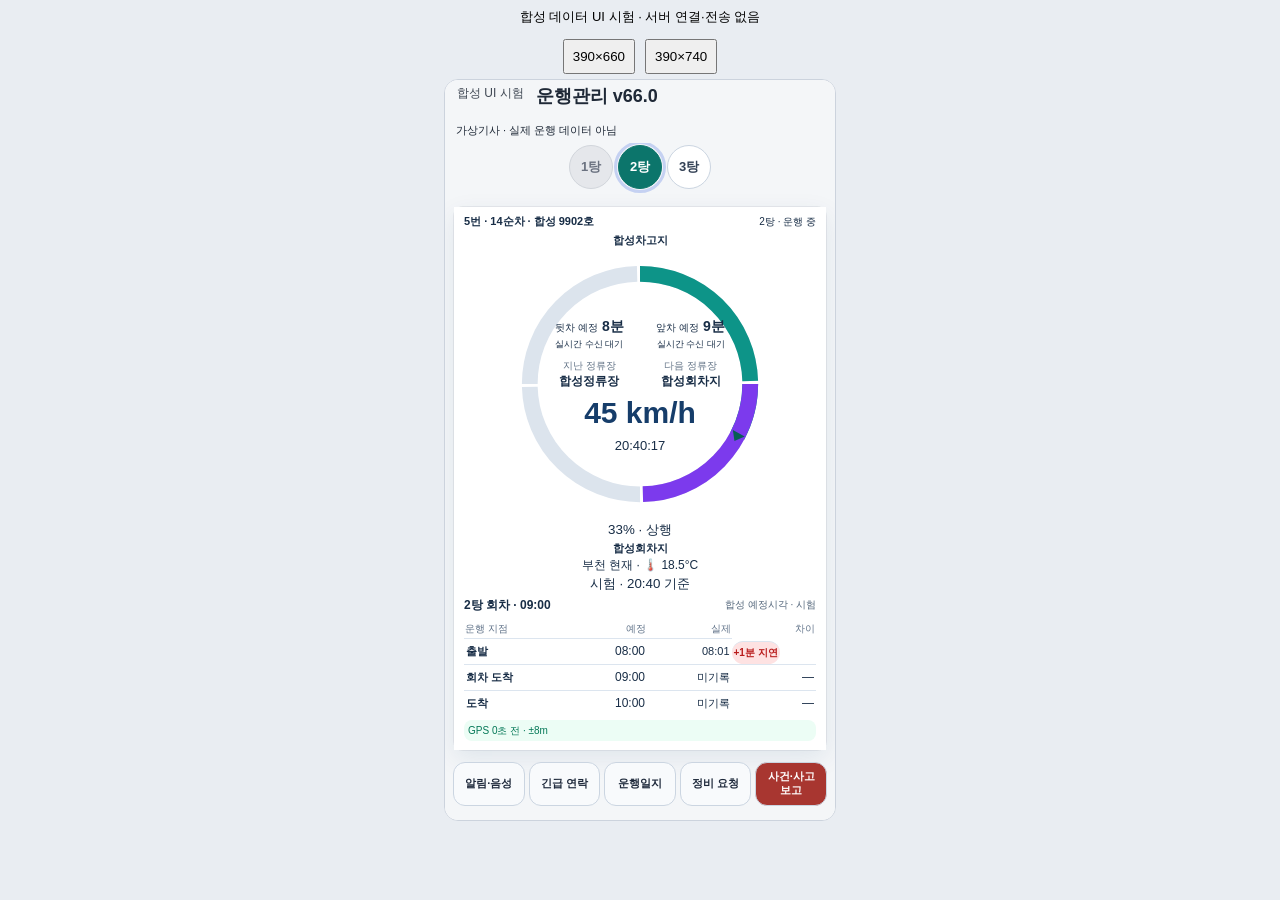
<file: tests/driver-screen-preview.html>
<!doctype html><html lang="ko"><meta charset="utf-8"><title>BUS70 합성 기사 화면 검증</title><style>body{margin:0;background:#e9edf2;text-align:center;font-family:sans-serif}p{font-size:13px;margin:8px}iframe{width:390px;height:740px;border:1px solid #ccd3dd;border-radius:14px;background:white}button{margin:5px;padding:8px}</style><p>합성 데이터 UI 시험 · 서버 연결·전송 없음</p><button onclick="document.querySelector('iframe').style.height='660px'">390×660</button><button onclick="document.querySelector('iframe').style.height='740px'">390×740</button><br><iframe title="기사 모바일 화면"></iframe><script>document.querySelector('iframe').srcdoc="<!doctype html><html lang=\"ko\"><meta charset=\"utf-8\"><meta name=\"viewport\" content=\"width=device-width,initial-scale=1\"><style>\n    * {\n      box-sizing: border-box;\n    }\n\n    body {\n      margin: 0;\n      font-family:\n        -apple-system,\n        BlinkMacSystemFont,\n        \"Segoe UI\",\n        \"Noto Sans KR\",\n        sans-serif;\n\n      background: #f4f6f8;\n      color: #1f2937;\n    }\n\n    .app {\n      max-width: 480px;\n      min-height: 100vh;\n      margin: 0 auto;\n      background: white;\n    }\n\n    .header {\n      padding: 28px 22px 24px;\n      background: #153d6f;\n      color: white;\n    }\n\n    .route {\n      font-size: 13px;\n      opacity: .85;\n      margin-bottom: 5px;\n    }\n\n    .title {\n      margin: 0;\n      font-size: 27px;\n      font-weight: 800;\n    }\n\n    .subtitle {\n      margin-top: 7px;\n      font-size: 14px;\n      opacity: .85;\n    }\n\n    .content {\n      padding: 26px 22px;\n    }\n\n    .api-status {\n      display: flex;\n      align-items: center;\n      gap: 8px;\n\n      padding: 12px 14px;\n      margin-bottom: 25px;\n\n      border-radius: 10px;\n      background: #f1f5f9;\n\n      font-size: 14px;\n      font-weight: 600;\n    }\n\n    .dot {\n      width: 10px;\n      height: 10px;\n      border-radius: 50%;\n      background: #9ca3af;\n      flex: 0 0 auto;\n    }\n\n    .dot.ok {\n      background: #16a34a;\n    }\n\n    .dot.error {\n      background: #dc2626;\n    }\n\n    .login-title {\n      font-size: 22px;\n      font-weight: 800;\n      margin-bottom: 6px;\n    }\n\n    .login-help {\n      font-size: 14px;\n      color: #6b7280;\n      margin-bottom: 24px;\n      line-height: 1.5;\n    }\n\n    label {\n      display: block;\n      font-size: 14px;\n      font-weight: 700;\n      margin: 17px 0 7px;\n    }\n\n    input {\n      width: 100%;\n      height: 52px;\n\n      border: 1px solid #d1d5db;\n      border-radius: 10px;\n\n      padding: 0 14px;\n\n      font-size: 17px;\n      outline: none;\n      background: white;\n    }\n\n    input:focus {\n      border-color: #153d6f;\n      box-shadow: 0 0 0 3px rgba(21,61,111,.10);\n    }\n\n    button {\n      width: 100%;\n      height: 54px;\n\n      margin-top: 25px;\n\n      border: 0;\n      border-radius: 11px;\n\n      background: #153d6f;\n      color: white;\n\n      font-size: 17px;\n      font-weight: 800;\n\n      cursor: pointer;\n    }\n\n    button:disabled {\n      opacity: .55;\n      cursor: default;\n    }\n\n    .message {\n      display: none;\n      margin-top: 18px;\n      padding: 13px 14px;\n      border-radius: 10px;\n\n      font-size: 14px;\n      line-height: 1.5;\n    }\n\n    .message.error {\n      display: block;\n      background: #fef2f2;\n      color: #b91c1c;\n    }\n\n    .message.ok {\n      display: block;\n      background: #f0fdf4;\n      color: #166534;\n    }\n\n    [hidden] { display: none !important; }\n\n    .driver-card {\n      display: none;\n\n      margin-top: 24px;\n      padding: 20px;\n\n      border: 1px solid #e5e7eb;\n      border-radius: 14px;\n\n      background: #fff;\n    }\n\n    .driver-card.show {\n      display: block;\n    }\n\n    .driver-name {\n      font-size: 24px;\n      font-weight: 800;\n      margin-bottom: 15px;\n    }\n\n    .info-row {\n      display: flex;\n      justify-content: space-between;\n      gap: 20px;\n\n      padding: 10px 0;\n      border-bottom: 1px solid #f1f5f9;\n\n      font-size: 15px;\n    }\n\n    .info-row:last-child {\n      border-bottom: 0;\n    }\n\n    .info-label {\n      color: #64748b;\n    }\n\n    .info-value {\n      font-weight: 700;\n      text-align: right;\n    }\n\n    .test-badge {\n      display: inline-block;\n      margin-left: 7px;\n      padding: 3px 7px;\n\n      border-radius: 6px;\n      background: #fff7ed;\n      color: #c2410c;\n\n      font-size: 11px;\n      vertical-align: middle;\n    }\n\n    .footer {\n      padding: 30px 20px;\n      text-align: center;\n\n      color: #94a3b8;\n      font-size: 12px;\n    }\n\n    /* STEP 8: 날짜별 운행조회 */\n    .schedule-panel { margin-top: 24px; padding: 20px; border: 1px solid #e5e7eb; border-radius: 14px; }\n    .schedule-panel[hidden], .driver-card[hidden] { display: none !important; }\n    .schedule-panel h2 { font-size: 20px; margin: 0 0 8px; }\n    .schedule-panel .hint { color: #64748b; font-size: 13px; line-height: 1.5; }\n    .schedule-panel .control-row { display: grid; grid-template-columns: 1fr 1fr; gap: 10px; }\n    .schedule-panel .control-row label { margin-top: 14px; }\n    .schedule-panel select { width: 100%; height: 52px; padding: 0 8px; border: 1px solid #d1d5db; border-radius: 10px; background: #fff; font-size: 14px; }\n    .schedule-panel button { margin-top: 14px; }\n    .schedule-panel .result { margin-top: 18px; line-height: 1.6; }\n    .schedule-panel .trip { border: 1px solid #e5e7eb; border-radius: 10px; padding: 12px; margin-top: 12px; }\n    .schedule-panel .trip h3 { margin: 0 0 8px; font-size: 17px; }\n    .schedule-panel .trip-row { display: grid; grid-template-columns: minmax(0,1fr) minmax(0,1.65fr); gap: 12px; padding: 9px 0; font-size: 14px; align-items: center; border-bottom: 1px solid #f1f5f9; }\n    .schedule-panel .trip-row:last-child { border-bottom: 0; }\n    .schedule-panel .trip-row .place { min-width: 0; word-break:keep-all; overflow-wrap:break-word; }\n    .schedule-panel .trip-row strong { min-width:0; text-align: right; white-space: normal; font-variant-numeric: tabular-nums; }\n    .schedule-panel .trip-row .time-main { display: block; font-size: 16px; }\n    .schedule-panel .trip-row .time-sub { display: block; color: #64748b; font-size: 12px; font-weight: 500; }\n    .session-bar { display: flex; justify-content: space-between; align-items: center; gap: 8px; margin-top: 16px; }\n    .session-bar button { width: auto; height: auto; margin: 0; padding: 10px 12px; font-size: 13px; background: #e2e8f0; color: #1f2937; }\n    .remember-row { display:flex; align-items:center; gap:9px; margin: 15px 0 0; font-size: 14px; font-weight: 500; }\n    .remember-row input { width: 18px; height: 18px; flex: 0 0 auto; }\n    .remember-help { font-size: 12px; color: #64748b; line-height: 1.5; margin-top: 7px; }\n    @media(max-width:380px) { .content { padding: 20px 14px; } .schedule-panel { padding: 14px; } .schedule-panel .trip { padding: 10px; } }\n\n    .schedule-panel .notice { padding: 12px; border-radius: 9px; background: #f1f5f9; margin-top: 12px; }\n    .schedule-panel .notice.error { background: #fef2f2; color: #b91c1c; }\n    .schedule-panel .confirm-button { background: #166534; }\n    .schedule-panel .confirm-button[hidden] { display: none; }\n    .settings-box { margin-top: 18px; padding: 14px; border: 1px solid #dbe3ec; border-radius: 12px; background: #f8fafc; }\n    .settings-box h3 { margin: 0 0 6px; }\n    .check-row { display: flex; align-items: center; gap: 8px; margin: 10px 0; font-size: 14px; font-weight: 700; }\n    .check-row input { width: 20px; height: 20px; margin: 0; }\n    .inline-actions { display: grid; grid-template-columns: 1fr 1fr; gap: 8px; }\n    .inline-actions button { margin-top: 10px; height: 44px; font-size: 14px; }\n    .trip-actions { display: grid; grid-template-columns: 1fr 1fr; gap: 8px; }\n    .trip-actions button { margin-top: 10px; height: 42px; font-size: 14px; }\n    .end-shift-box { margin-top: 12px; padding: 12px; border: 1px solid #86efac; border-radius: 10px; background: #f0fdf4; }\n    .end-shift-box h4 { margin: 0 0 6px; color: #166534; }\n    .end-shift-box p { margin: 4px 0; font-size: 13px; line-height: 1.45; }\n    .end-shift-actions { display: grid; grid-template-columns: 1fr 1fr; gap: 8px; }\n    .end-shift-actions button { margin-top: 8px; height: 42px; font-size: 13px; }\n    .break-charge-box { margin-top: 10px; padding: 10px; border-radius: 9px; background: #eff6ff; color: #1e3a8a; }\n    .break-charge-box p { margin: 0 0 6px; font-size: 13px; }\n    .run-log-row { margin-top:12px; padding:13px; border:1px solid #dbe3ec; border-radius:11px; background:#fff; font-size:13px; line-height:1.5; break-inside:avoid; }\n    .run-log-head { display:flex; align-items:flex-start; justify-content:space-between; gap:10px; margin-bottom:9px; }\n    .run-log-head strong { color:#123a69; font-size:15px; }\n    .run-log-head span { flex:0 0 auto; padding:3px 7px; border-radius:999px; background:#eef4fb; color:#475569; font-size:10px; font-weight:800; }\n    .run-log-phase { display:grid; grid-template-columns:minmax(0,1.2fr) repeat(3,minmax(0,.8fr)); gap:7px; align-items:center; padding:8px 0; border-top:1px solid #eef2f7; }\n    .run-log-phase > span { min-width:0; overflow-wrap:anywhere; }\n    .run-log-phase small { display:block; color:#64748b; font-size:10px; }\n    .run-log-phase strong { display:block; margin-top:2px; color:#0f172a; font-size:12px; font-variant-numeric:tabular-nums; }\n    .run-log-extra { margin-top:8px; padding:8px 9px; border-radius:8px; background:#f8fafc; color:#475569; font-size:11px; line-height:1.5; white-space:pre-line; }\n    @media print { body * { visibility: hidden; } #runLogPanel, #runLogPanel * { visibility: visible; } #runLogPanel { position: absolute; inset: 0; border: 0; margin:0; padding:0; } #runLogPanel button,#runLogPanel .control-row,#runLogPanel > .hint { display:none; } .run-log-row { box-shadow:none; } }\n    .board-panel { margin-top: 24px; padding: 20px; border: 1px solid #dbe3ec; border-radius: 14px; }\n    .board-panel[hidden], .board-review[hidden] { display: none !important; }\n    .board-panel h2 { font-size: 20px; margin: 0 0 8px; }\n    .board-panel .hint { color: #64748b; font-size: 13px; line-height: 1.5; }\n    .board-panel input, .board-panel select { width: 100%; min-height: 48px; box-sizing: border-box; }\n    .board-panel input[type=\"file\"] { height: auto; padding: 12px 8px; background: #f8fafc; }\n    .board-preview { width: 100%; max-height: 280px; object-fit: contain; margin-top: 12px; border-radius: 10px; background: #f1f5f9; }\n    .board-preview[hidden] { display: none; }\n    .board-review { margin-top: 16px; padding: 14px; border: 1px solid #bbd2c0; border-radius: 10px; background: #f0fdf4; }\n    .board-grid { display: grid; grid-template-columns: 1fr 1fr; gap: 10px; }\n    .board-grid .wide { grid-column: 1 / -1; }\n    .board-value { min-height: 48px; display: flex; align-items: center; padding: 0 12px; border: 1px solid #d1d5db; border-radius: 10px; background: #fff; font-weight: 700; }\n    .board-panel button { margin-top: 12px; }\n    .board-panel .register-button { background: #166534; }\n    .manager-panel { margin-top:24px; padding:20px; border:2px solid #153d6f; border-radius:14px; }\n    .manager-panel[hidden], .manager-output[hidden] { display:none !important; }\n    .manager-panel h2 { margin:0 0 8px; font-size:20px; }\n    .manager-tools { display:grid; grid-template-columns:1fr 1fr; gap:10px; }\n    .manager-tools input, .manager-tools select { width:100%; min-height:48px; box-sizing:border-box; }\n    .manager-row { display:grid; grid-template-columns:42px minmax(0,1fr) minmax(0,1fr) 70px; gap:8px; align-items:center; margin-top:8px; }\n    .manager-row select { width:100%; min-width:0; height:44px; }\n    .manager-row strong { text-align:center; }\n    .manager-panel button { margin-top:12px; }\n    .manager-panel .secondary { background:#475569; }\n    .manager-status .ok { background:#f0fdf4; color:#166534; }\n    .manager-status .error { background:#fef2f2; color:#b91c1c; }\n    .manager-status > div { padding:12px; border-radius:9px; margin-top:12px; }\n    .manager-output { margin-top:14px; }\n    .manager-output img { width:100%; border-radius:10px; border:1px solid #cbd5e1; }\n    .manager-confirm { padding:7px 4px; border-radius:7px; text-align:center; font-size:12px; font-weight:700; background:#fef3c7; color:#92400e; }\n    .manager-confirm.done { background:#dcfce7; color:#166534; }\n    .timetable-editor-panel { margin-top:16px; padding:12px; border:1px solid #b8cbe2; border-radius:12px; background:#f8fbff; }\n    .timetable-editor-panel[hidden] { display:none !important; }\n    .timetable-editor-panel > summary { cursor:pointer; color:#153d6f; font-size:16px; font-weight:800; }\n    .timetable-editor-meta { margin-top:10px; padding:10px; border-radius:9px; background:#eaf2fb; color:#334155; font-size:12px; line-height:1.5; }\n    .timetable-sequence { margin-top:10px; border:1px solid #d7e0ea; border-radius:10px; background:#fff; overflow:hidden; }\n    .timetable-sequence > summary { cursor:pointer; display:flex; justify-content:space-between; gap:8px; padding:12px; color:#173f73; font-weight:800; }\n    .timetable-trip-row { display:grid; grid-template-columns:58px repeat(3,minmax(0,1fr)); gap:8px; align-items:end; padding:10px 12px; border-top:1px solid #e5e7eb; }\n    .timetable-trip-row > strong { align-self:center; text-align:center; }\n    .timetable-time-cell { min-width:0; }\n    .timetable-time-cell span { display:block; min-height:30px; margin-bottom:4px; color:#64748b; font-size:10px; line-height:1.35; overflow-wrap:anywhere; }\n    .timetable-time-cell input { width:100%; height:42px; box-sizing:border-box; font-variant-numeric:tabular-nums; }\n    .timetable-time-cell input.changed { border:2px solid #d97706; background:#fffbeb; }\n    .timetable-time-cell input:disabled { background:#f1f5f9; color:#94a3b8; }\n    .timetable-editor-actions { display:grid; grid-template-columns:1fr 1fr; gap:8px; }\n    .timetable-editor-actions button { min-width:0; }\n    .operation-list { display:grid; gap:10px; margin-top:14px; }\n    .operation-card { border:1px solid #dbe3ee; border-radius:12px; padding:12px; background:#fff; }\n    .operation-card.open { border-left:5px solid #dc2626; }\n    .operation-card.closed { border-left:5px solid #16a34a; }\n    .operation-meta { color:#64748b; font-size:12px; margin:5px 0; }\n    .vehicle-status-list { display:grid; gap:8px; margin:12px 0 18px; }\n    .vehicle-status-card { border:1px solid #dbe3ee; border-radius:10px; padding:11px; background:#f8fafc; }\n    .vehicle-status-head { display:flex; justify-content:space-between; gap:8px; align-items:center; }\n    .vehicle-status-badge { padding:4px 8px; border-radius:999px; font-size:11px; font-weight:700; background:#dcfce7; color:#166534; white-space:nowrap; }\n    .vehicle-status-badge.repair { background:#fef3c7; color:#92400e; }\n    .vehicle-status-badge.unavailable { background:#fee2e2; color:#b91c1c; }\n    .gap-summary { display:grid; grid-template-columns:1fr 1fr; gap:8px; margin:10px 0; }\n    .gap-item { padding:9px 10px; border-radius:9px; background:#eef4fb; color:#334155; font-size:12px; }\n    .gap-item strong { display:block; margin-top:3px; color:#173f73; font-size:14px; }\n    .gap-item.unknown { color:#64748b; background:#f8fafc; }\n    .schedule-overview { display:grid; grid-template-columns:repeat(2,minmax(0,1fr)); gap:8px; margin:12px 0; }\n    .schedule-overview > div { min-width:0; padding:10px; border-radius:10px; background:#eef4fb; }\n    .schedule-overview span { display:block; color:#64748b; font-size:11px; }\n    .schedule-overview strong { display:block; margin-top:2px; color:#173f73; font-size:15px; overflow-wrap:anywhere; }\n    .schedule-view-toggle { display:grid; grid-template-columns:1fr 1fr; gap:7px; padding:4px; margin:12px 0; border-radius:11px; background:#e2e8f0; }\n    .schedule-view-toggle button { height:40px; margin:0; border-radius:8px; background:transparent; color:#475569; font-size:13px; }\n    .schedule-view-toggle button.active { background:#fff; color:#153d6f; box-shadow:0 1px 4px rgba(15,23,42,.14); }\n    .trip-list.card-mode { position:relative; padding:5px 5px 14px; }\n    .trip-list.card-mode::before,.trip-list.card-mode::after { content:\"\"; position:absolute; left:16px; right:16px; height:16px; border:1px solid #dbe3ec; border-radius:12px; background:#f8fafc; }\n    .trip-list.card-mode::before { bottom:6px; z-index:0; }\n    .trip-list.card-mode::after { left:10px; right:10px; bottom:11px; background:#fff; z-index:1; }\n    .trip-list.card-mode .trip { position:relative; z-index:2; margin-top:0; box-shadow:0 8px 22px rgba(15,23,42,.12); }\n    .trip-heading { display:flex; align-items:center; justify-content:space-between; gap:8px; }\n    .trip-heading h3 { margin:0; }\n    .trip-state { flex:0 0 auto; padding:4px 8px; border-radius:999px; background:#dbeafe; color:#1d4ed8; font-size:11px; font-weight:800; }\n    .trip-state.done { background:#d1d5db; color:#4b5563; }\n    .schedule-panel .trip.completed { border-color:#d1d5db; background:#f3f4f6; color:#6b7280; }\n    .schedule-panel .trip.completed .trip-row,.schedule-panel .trip.completed .gap-summary { opacity:.72; }\n    .schedule-panel .trip.completed .trip-row strong,.schedule-panel .trip.completed .gap-item strong { color:#6b7280; }\n    .actual-time { display:block; margin-top:2px; color:#047857; font-size:11px; font-weight:700; white-space:normal; }\n    .completed .actual-time { color:#4b5563; }\n    .trip-navigation { display:grid; grid-template-columns:1fr auto 1fr; gap:8px; align-items:center; margin-top:10px; }\n    .trip-navigation button { height:42px; margin:0; font-size:13px; }\n    .trip-navigation strong { min-width:58px; text-align:center; font-size:13px; }\n    .location-box { margin:14px 0; padding:13px; border:1px solid #bfdbfe; border-radius:11px; background:#eff6ff; }\n    .location-box h3 { margin:0 0 5px; font-size:16px; color:#1e3a8a; }\n    .location-box p { margin:5px 0; color:#334155; font-size:12px; line-height:1.45; }\n    .location-live { display:grid; grid-template-columns:1fr 1fr; gap:7px; margin:10px 0; }\n    .location-live > div { padding:8px; border-radius:8px; background:#fff; font-size:11px; color:#64748b; }\n    .location-live strong { display:block; margin-top:2px; color:#0f172a; font-size:13px; }\n    .location-box button { height:44px; margin-top:8px; font-size:14px; }\n    .location-box button.tracking { background:#b91c1c; }\n    .location-status { margin-top:8px; padding:8px; border-radius:8px; background:#fff; color:#334155; font-size:12px; line-height:1.45; }\n    .location-status.error { background:#fef2f2; color:#b91c1c; }\n    .location-status.ok { background:#ecfdf5; color:#047857; }\n    .driver-live-dashboard { margin:14px 0; padding:15px; border:1px solid #b8cbe2; border-radius:16px; background:linear-gradient(160deg,#f8fbff 0%,#edf5ff 100%); box-shadow:0 8px 24px rgba(15,61,111,.09); }\n    .driver-live-head { display:flex; align-items:flex-start; justify-content:space-between; gap:12px; }\n    .driver-live-head p { margin:0 0 2px; color:#64748b; font-size:12px; font-weight:700; }\n    .driver-live-head h3 { margin:0; color:#123a69; font-size:20px; }\n    .driver-live-clock { flex:0 0 auto; text-align:right; font-variant-numeric:tabular-nums; }\n    .driver-live-clock strong { display:block; color:#0f172a; font-size:18px; line-height:1.1; }\n    .driver-live-clock span { color:#64748b; font-size:11px; }\n    .driver-live-primary { display:grid; grid-template-columns:132px minmax(0,1fr); gap:14px; align-items:center; margin:14px 0; }\n    .driver-progress-ring { --progress:0; --ring-color:#1b7f4b; width:124px; aspect-ratio:1; display:grid; place-items:center; border-radius:50%; background:conic-gradient(var(--ring-color) calc(var(--progress) * 1%),#d8e2ec 0); position:relative; }\n    .driver-progress-ring::before { content:\"\"; position:absolute; inset:10px; border-radius:50%; background:#fff; box-shadow:inset 0 0 0 1px #e2e8f0; }\n    .driver-progress-ring > div { position:relative; z-index:1; max-width:90px; text-align:center; }\n    .driver-progress-ring > div span,.driver-progress-ring > div small { display:block; color:#64748b; font-size:11px; font-weight:700; }\n    .driver-progress-ring strong { display:block; margin:1px 0; color:#123a69; font-size:24px; line-height:1.15; }\n    .driver-progress-arrow { position:absolute !important; inset:0; z-index:3 !important; max-width:none !important; transform:rotate(calc(var(--progress) * 3.6deg)); transition:transform .8s cubic-bezier(.22,.61,.36,1); pointer-events:none; }\n    .driver-progress-arrow::before { content:\"➤\"; position:absolute; top:-7px; left:50%; color:var(--ring-color); font-size:20px; line-height:1; text-shadow:0 1px 2px rgba(15,23,42,.28); transform:translateX(-50%); }\n    .driver-progress-ring.moving .driver-progress-arrow::before { animation:progressArrowPulse 1.2s ease-in-out infinite; }\n    @keyframes progressArrowPulse { 0%,100% { transform:translateX(-50%) scale(1); opacity:.82; } 50% { transform:translateX(-50%) scale(1.18); opacity:1; } }\n    .driver-live-next { min-width:0; }\n    .driver-live-state { display:inline-flex; align-items:center; gap:6px; padding:5px 9px; border-radius:999px; background:#dcfce7; color:#166534; font-size:12px; font-weight:800; }\n    .driver-live-state::before { content:\"\"; width:8px; height:8px; border-radius:50%; background:currentColor; }\n    .driver-live-state.waiting { background:#fef3c7; color:#92400e; }\n    .driver-live-state.finished { background:#e5e7eb; color:#4b5563; }\n    .driver-live-state.future { background:#dbeafe; color:#1d4ed8; }\n    .driver-live-next h4 { margin:9px 0 2px; color:#0f172a; font-size:17px; overflow-wrap:anywhere; }\n    .driver-live-next p { margin:2px 0; color:#475569; font-size:13px; line-height:1.45; }\n    .driver-live-countdown { color:#123a69 !important; font-weight:800; }\n    .driver-live-data { display:grid; grid-template-columns:repeat(2,minmax(0,1fr)); gap:8px; }\n    .driver-live-metric { min-width:0; padding:10px; border:1px solid #e2e8f0; border-radius:11px; background:rgba(255,255,255,.9); }\n    .driver-live-metric span { display:block; color:#64748b; font-size:11px; }\n    .driver-live-metric strong { display:block; margin-top:2px; color:#0f172a; font-size:14px; line-height:1.35; overflow-wrap:anywhere; }\n    .driver-live-maintenance { margin-top:9px; padding:10px 11px; border-radius:10px; background:#f8fafc; color:#475569; font-size:12px; font-weight:700; }\n    .driver-live-maintenance.alert { background:#fff7ed; color:#9a3412; }\n    .driver-live-maintenance.ok { background:#ecfdf5; color:#047857; }\n    .driver-live-location-action { height:43px; margin-top:9px !important; font-size:13px !important; }\n    .driver-live-location-action.tracking { background:#b91c1c; }\n    .route-navigation-live { margin:10px 0; padding:13px; border-radius:13px; background:#0f2f57; color:#fff; }\n    .route-navigation-head { display:flex; align-items:center; justify-content:space-between; gap:10px; }\n    .route-navigation-head strong { font-size:14px; }\n    .route-navigation-head span { padding:4px 7px; border-radius:999px; background:rgba(255,255,255,.14); color:#dbeafe; font-size:10px; font-weight:700; }\n    .route-navigation-stops { display:grid; grid-template-columns:minmax(0,1fr) 22px minmax(0,1.25fr); gap:7px; align-items:center; margin-top:11px; }\n    .route-navigation-stop { min-width:0; padding:9px; border-radius:9px; background:rgba(255,255,255,.09); }\n    .route-navigation-stop.next { background:#fff; color:#0f2f57; }\n    .route-navigation-stop span { display:block; color:#bfdbfe; font-size:10px; font-weight:700; }\n    .route-navigation-stop.next span { color:#64748b; }\n    .route-navigation-stop strong { display:block; margin-top:3px; font-size:15px; line-height:1.25; overflow-wrap:anywhere; }\n    .route-navigation-arrow { color:#93c5fd; text-align:center; font-size:18px; }\n    .route-progress-track { height:8px; margin-top:11px; overflow:hidden; border-radius:999px; background:rgba(255,255,255,.18); }\n    .route-progress-track i { display:block; width:0; height:100%; border-radius:inherit; background:#4ade80; transition:width .5s ease; }\n    .route-navigation-meta { display:flex; justify-content:space-between; gap:8px; margin-top:7px; color:#bfdbfe; font-size:10px; line-height:1.35; }\n    .live-fleet-strip { display:grid; grid-template-columns:repeat(3,minmax(0,1fr)); gap:7px; margin:10px 0; }\n    .live-fleet-card { min-width:0; padding:9px; border:1px solid #dbe3ec; border-radius:10px; background:#fff; color:#475569; }\n    .live-fleet-card.own { border-color:#2563eb; background:#eff6ff; }\n    .live-fleet-card span,.live-fleet-card small { display:block; font-size:10px; }\n    .live-fleet-card strong { display:block; margin:3px 0; color:#0f172a; font-size:12px; overflow-wrap:anywhere; }\n    .live-fleet-card small { color:#64748b; }\n    .trip-status-legend { display:flex; flex-wrap:wrap; gap:10px; margin:13px 0 8px; color:#475569; font-size:11px; font-weight:700; }\n    .trip-status-legend span { display:inline-flex; align-items:center; gap:5px; }\n    .trip-status-legend i { width:9px; height:9px; border-radius:50%; background:#cbd5e1; }\n    .trip-status-legend .legend-done i { background:#9ca3af; }\n    .trip-status-legend .legend-active i { background:#16a34a; }\n    .trip-status-legend .legend-next i { background:#f59e0b; }\n    .trip-chip-list { display:flex; gap:7px; padding:2px 1px 5px; overflow-x:auto; scrollbar-width:thin; }\n    .trip-chip { flex:0 0 auto; display:flex; align-items:center; gap:7px; width:auto !important; min-width:82px; height:54px !important; margin:0 !important; padding:6px 9px !important; border:1px solid #cbd5e1; border-radius:10px !important; background:#fff !important; color:#334155 !important; box-shadow:none !important; }\n    .trip-chip strong,.trip-chip small { display:block; line-height:1.2; }\n    .trip-chip small { margin-top:3px; font-size:10px; font-weight:700; }\n    .trip-chip-text { min-width:34px; }\n    .trip-chip-progress { --trip-progress:0; --trip-color:#64748b; position:relative; flex:0 0 auto; width:30px; aspect-ratio:1; border-radius:50%; background:conic-gradient(var(--trip-color) calc(var(--trip-progress) * 1%),rgba(148,163,184,.35) 0); }\n    .trip-chip-progress::before { content:\"\"; position:absolute; inset:5px; border-radius:50%; background:currentColor; opacity:.96; }\n    .trip-chip-progress i { position:absolute; inset:0; transform:rotate(calc(var(--trip-progress) * 3.6deg)); transition:transform .8s ease; }\n    .trip-chip-progress i::before { content:\"➤\"; position:absolute; top:-4px; left:50%; color:var(--trip-color); font-size:10px; line-height:1; transform:translateX(-50%); }\n    .trip-chip.completed { border-color:#d1d5db; background:#e5e7eb !important; color:#6b7280 !important; }\n    .trip-chip.running { border-color:#15803d; background:#16a34a !important; color:#fff !important; }\n    .trip-chip.next { border-color:#d97706; background:#fef3c7 !important; color:#92400e !important; }\n    .trip-chip.selected { outline:3px solid rgba(29,78,216,.22); outline-offset:1px; }\n    .trip-point-role { display:block; margin-top:3px; color:#64748b; font-size:10px; font-weight:700; line-height:1.35; }\n    .trip-point-role.final { color:#b45309; }\n    .time-plan-label { display:block; color:#64748b; font-size:10px; font-weight:700; }\n    .time-deviation { display:inline-block; margin-top:3px; padding:2px 6px; border-radius:999px; background:#e2e8f0; color:#475569; font-size:10px; font-weight:800; }\n    .time-deviation.on-time { background:#dcfce7; color:#166534; }\n    .time-deviation.late { background:#fee2e2; color:#b91c1c; }\n    .time-deviation.early { background:#dbeafe; color:#1d4ed8; }\n    .trip-route-summary { display:grid; gap:6px; margin:9px 0; padding:9px; border-radius:9px; background:#f8fafc; }\n    .trip-route-summary span { color:#475569; font-size:11px; line-height:1.4; }\n    .trip-route-summary strong { color:#173f73; }\n    .schedule-basic-details,.location-box { overflow:hidden; }\n    .schedule-basic-details > summary,.location-box > summary { cursor:pointer; color:#173f73; font-size:13px; font-weight:800; }\n    .schedule-basic-details { margin:12px 0; padding:11px 12px; border:1px solid #dbe3ec; border-radius:11px; background:#f8fafc; }\n    .schedule-basic-details .schedule-overview { margin:11px 0 0; }\n    .driver-work-menu { margin-top:18px; padding-top:17px; border-top:1px solid #dbe3ec; }\n    .driver-work-menu h2 { margin:0 0 5px; font-size:18px; }\n    .driver-menu-grid { display:grid; grid-template-columns:repeat(2,minmax(0,1fr)); gap:8px; margin-top:11px; }\n    .driver-menu-button { min-height:76px; height:auto !important; margin:0 !important; padding:11px !important; border:1px solid #cbd5e1 !important; border-radius:12px !important; background:#f8fafc !important; color:#1e293b !important; text-align:left; box-shadow:none !important; }\n    .driver-menu-button span,.driver-menu-button small { display:block; }\n    .driver-menu-button span { font-size:14px; font-weight:800; }\n    .driver-menu-button small { margin-top:5px; color:#64748b; font-size:11px; line-height:1.3; }\n    .driver-menu-button.active { border-color:#17487f !important; background:#eaf2fb !important; color:#123a69 !important; }\n    .driver-emergency-actions { display:grid; grid-template-columns:1fr 1fr; gap:8px; margin-top:10px; }\n    .driver-emergency-actions a { display:flex; min-height:46px; align-items:center; justify-content:center; border-radius:10px; background:#b91c1c; color:#fff; font-weight:800; text-decoration:none; }\n    .schedule-panel .trip.running { border:2px solid #16a34a; background:#f0fdf4; }\n    .schedule-panel .trip.next { border:2px solid #f59e0b; background:#fffbeb; }\n    .schedule-panel .trip.selected:not(.completed):not(.running):not(.next) { border-color:#60a5fa; }\n    .trip-state.running { background:#dcfce7; color:#166534; }\n    .trip-state.next { background:#fef3c7; color:#92400e; }\n    .trip-state.upcoming { background:#dbeafe; color:#1d4ed8; }\n    @media(max-width:520px) {\n      .manager-tools { grid-template-columns:1fr; }\n      .manager-row { grid-template-columns:36px 1fr 68px; }\n      .manager-row .manager-vehicle { grid-column:2; }\n      .manager-confirm { grid-column:3; grid-row:1 / span 2; }\n      .timetable-trip-row { grid-template-columns:44px 1fr; align-items:start; }\n      .timetable-trip-row > strong { grid-row:1 / span 3; padding-top:26px; }\n      .timetable-time-cell { grid-column:2; }\n      .timetable-time-cell span { min-height:0; }\n      .schedule-panel { padding:15px; }\n      .schedule-panel .control-row { grid-template-columns:1fr; }\n      .schedule-panel .trip { padding:13px; }\n      .trip-actions { grid-template-columns:repeat(auto-fit,minmax(82px,1fr)); }\n      .trip-actions button { padding:0 5px; font-size:12px; }\n      .driver-live-dashboard { margin-left:-4px; margin-right:-4px; padding:13px; }\n      .driver-live-primary { grid-template-columns:112px minmax(0,1fr); gap:11px; }\n      .driver-progress-ring { width:108px; }\n      .driver-progress-ring strong { font-size:21px; }\n      .driver-live-data { grid-template-columns:1fr 1fr; }\n      .driver-live-metric { padding:9px; }\n      .route-navigation-stops { grid-template-columns:minmax(0,1fr) 18px minmax(0,1.35fr); }\n      .live-fleet-strip { gap:5px; }\n      .live-fleet-card { padding:7px; }\n      .run-log-phase { grid-template-columns:1fr 1fr; }\n      .run-log-phase > span:first-child { grid-column:1 / -1; }\n    }\n    body.manager-layout .app { max-width:1040px; }\n    .manager-workspace { border:0; background:#f0f5fa; }\n    .workspace-heading { display:flex; align-items:center; justify-content:space-between; gap:16px; }\n    .workspace-heading h2 { margin:0 0 16px; }\n    .workspace-heading button { width:auto; margin:0; white-space:nowrap; }\n    .eyebrow { color:#56708b; font-size:12px; margin:0 0 6px; letter-spacing:.08em; }\n    .manager-menu-grid { display:grid; grid-template-columns:repeat(3,minmax(0,1fr)); gap:12px; margin-top:18px; }\n    .manager-menu-grid button { margin:0; min-height:102px; text-align:left; background:#fff; color:#173d65; border:1px solid #d4e0ec; padding:18px; border-radius:14px; box-shadow:0 3px 10px #173d6508; }\n    .manager-menu-grid strong { display:block; font-size:17px; margin-bottom:8px; }\n    .manager-menu-grid small { display:block; font-size:12px; font-weight:400; color:#58718a; }\n    .depot-contact { display:flex; align-items:center; justify-content:space-between; gap:8px; padding:14px 0; border-bottom:1px solid #dde5ee; }\n    .depot-contact a { color:#173d65; background:#e8f0f9; padding:10px; border-radius:8px; font-weight:700; text-decoration:none; }\n    #managerContactFields { display:grid; grid-template-columns:minmax(120px,1fr) 2fr; align-items:center; gap:10px; }\n    #managerContactFields label { margin:0; }\n    [hidden] { display:none !important; }\n    @media(max-width:620px) { .manager-menu-grid { grid-template-columns:repeat(2,minmax(0,1fr)); gap:8px; } .manager-menu-grid button { padding:14px; } .workspace-heading { align-items:flex-start; } }\n      .login-korean-help { margin: 10px 0 18px; font-size: 14px; }\n    .login-korean-help summary { cursor: pointer; color: #174675; }\n    .login-korean-help p { line-height: 1.5; }\n    #koreanNameStatus { margin-top: 8px; }\n\n    /* v61: one current-trip card, details on demand. */\n    .driver-card summary {font-weight:700;cursor:pointer;padding:4px 0;}\n    .driver-card {padding:14px 18px;margin-bottom:12px;}\n    .driver-card .driver-name {font-size:22px;margin:14px 0;}\n    #schedulePanel {padding:18px;}\n    #schedulePanel>h2 {font-size:24px;margin:0 0 10px;}\n    #scheduleQueryOptions {margin-bottom:12px;}\n    #scheduleQueryOptions>summary {color:#475569;cursor:pointer;}\n    .compact-live {border-radius:14px 14px 0 0;margin:0;padding:16px;background:#f1f5fa;color:#182b42;box-shadow:none;}\n    .compact-live .driver-live-head p {margin:0 0 5px;font-size:13px;color:#526177;}\n    .compact-live .driver-live-head h3 {margin:0;font-size:23px;}\n    .compact-live .driver-live-clock {font-size:18px;color:#183f68;}\n    .compact-live .driver-live-primary {grid-template-columns:96px 1fr;margin:12px 0;gap:14px;}\n    .compact-live .driver-progress-ring {width:96px;height:96px;}\n    .compact-live .driver-progress-ring>div {inset:8px;}\n    .compact-live .driver-progress-ring strong {font-size:20px;}\n    .compact-live .driver-progress-ring small {font-size:10px;}\n    .compact-live .driver-live-next p {font-size:14px;margin:5px 0;}\n    .compact-live .driver-live-data {grid-template-columns:repeat(3,minmax(0,1fr));gap:6px;}\n    .compact-live .driver-live-metric {padding:9px 6px;background:#fff;min-width:0;}\n    .compact-live .driver-live-metric span {font-size:11px;}\n    .compact-live .driver-live-metric strong {font-size:13px;overflow-wrap:anywhere;}\n    .compact-stop {display:flex;flex-wrap:wrap;gap:5px 10px;align-items:baseline;margin-bottom:12px;}\n    .compact-stop span,.compact-stop small,.compact-help {font-size:12px;color:#58677c;}\n    .compact-live .location-status {font-size:12px;margin:9px 0;}\n    .compact-live .driver-live-location-action {font-size:14px;padding:10px;min-height:44px;}\n    .compact-live .driver-live-maintenance.ok {display:none;}\n    .trip-list .trip {padding:0;overflow:hidden;}\n    .trip-list .trip>.trip-heading,.trip-list .trip>.trip-row,.trip-list .trip>.gap-summary,.trip-list .trip>details,.trip-list .trip>.end-shift-box {margin-left:14px;margin-right:14px;}\n    .trip-row .trip-point-role {display:none;}\n    .trip-row {padding:10px 0;gap:10px;}\n    .trip-row .place {font-size:14px;}\n    .trip-row .time-main {font-size:21px;}\n    .trip-row .time-plan-label {font-size:10px;}\n    .trip-row .actual-time,.trip-row .time-deviation {font-size:12px;}\n    .manual-run-tools {padding:12px 0;}\n    .manual-run-tools>summary,.schedule-options>summary {font-size:13px;cursor:pointer;}\n    .schedule-options {margin:16px 0;}\n    .trip-chip-list {flex-wrap:nowrap;overflow-x:auto;margin:8px 0 12px;gap:6px;}\n    .trip-chip-list .trip-chip {flex:0 0 auto;font-size:12px;min-height:44px;padding:9px;}\n    .trip-navigation {margin:12px 0;}\n    .driver-work-menu h2 {font-size:20px;}\n    .driver-work-menu>.hint {display:none;}\n    @media(max-width:520px){header{padding:18px 20px;}header h1{font-size:30px;margin:5px 0;}header p{font-size:13px;}main{padding:14px;}#apiStatus{padding:10px;font-size:12px;}.session-bar{margin:8px 0;font-size:14px;}.session-bar button{font-size:12px;padding:9px;}}\n\n    .driver-mode header{padding:7px 14px;display:flex;align-items:center;gap:12px}.driver-mode header h1{font-size:18px;margin:0}.driver-mode header .subtitle{display:none}.driver-mode header .route{font-size:12px}\n    .driver-mode main{padding:8px;max-width:650px}.driver-mode .api-status{font-size:11px;padding:5px 8px;margin:4px 0}.driver-mode .session-bar{margin:4px 0;font-size:12px}.driver-mode .session-bar button{padding:6px;font-size:11px}.driver-mode #driverCard{margin:5px 0;padding:7px 10px}.driver-mode #driverCard summary{font-size:12px}.driver-mode #schedulePanel{padding:0;border:0;margin-top:5px}.driver-mode #schedulePanel>h2{display:none}.driver-mode #scheduleQueryOptions>summary{font-size:11px}.driver-mode .trip-chip-list{margin:4px 0;gap:4px}.driver-mode .trip-chip{padding:5px 8px;font-size:11px}.driver-mode .result{margin-top:5px}\n    .cockpit{margin:0;padding:10px 12px;background:#f8fafc;color:#182d46;border:0;border-radius:0}.cockpit-head{display:flex;justify-content:space-between;gap:8px;font-size:12px}.cockpit-hero{display:grid;grid-template-columns:116px 1fr;gap:15px;align-items:center;margin:3px 0}.cockpit-ring{width:116px;height:116px;position:relative;display:grid;place-items:center}.cockpit-ring svg{position:absolute;inset:0;width:100%;height:100%}.cockpit-ring>div{text-align:center;z-index:1}.cockpit-ring strong{display:block;font-size:24px}.cockpit-ring small{display:block;font-size:10px}.cockpit-speed>span{font-size:12px;color:#536a81}.cockpit-speed>strong{display:block;font-size:31px;line-height:1.1;font-variant-numeric:tabular-nums}.cockpit-speed>p{font-size:13px;margin:4px 0 0}.cockpit-speed>small{font-size:10px;color:#536a81}\n    .cockpit-target{display:flex;justify-content:space-between;gap:8px;align-items:center;padding:5px 0}.cockpit-target strong{font-size:14px}.cockpit-target small{font-size:10px;color:#52657a}.cockpit-nav{display:grid;grid-template-columns:1fr auto;gap:2px 8px;padding:6px 0}.cockpit-nav>small:first-child{grid-column:1/-1}.cockpit-nav small{font-size:10px;color:#52657a}.cockpit-nav strong{font-size:15px}.cockpit-route{background:#eef3f8;border-radius:9px}.cockpit-route svg{width:100%;height:88px;display:block}.cockpit-conditions{display:flex;justify-content:space-between;font-size:10px;color:#596d83;margin:4px 0}.cockpit-gaps{display:grid;grid-template-columns:1fr 1fr;gap:6px;margin:5px 0}.cockpit-gaps>div{padding:6px 8px;background:#e8eff7;border-radius:7px;min-width:0}.cockpit-gaps span{font-size:10px}.cockpit-gaps strong{float:right;font-size:16px}.cockpit-gaps small{clear:both;display:block;font-size:10px;overflow-wrap:anywhere;margin-top:3px}\n    .cockpit-phases{border-collapse:collapse;width:100%;table-layout:fixed;font-size:12px}.cockpit-phases th{font-size:10px;font-weight:500;color:#617389;text-align:right}.cockpit-phases th:first-child{text-align:left;width:38%}.cockpit-phases td{border-top:1px solid #dce5ef;padding:5px 2px;text-align:right;font-variant-numeric:tabular-nums;overflow-wrap:anywhere}.cockpit-phases td:first-child{text-align:left}.cockpit-phases td strong{font-size:11px;display:block}.cockpit-phases td small{display:block;font-size:9px;color:#617389}.cockpit-phases .time-deviation{font-size:10px}.cockpit .location-status{font-size:10px;line-height:1.3;margin:5px 0}.cockpit .driver-live-location-action{min-height:38px;height:auto;font-size:12px;margin:3px 0;padding:8px}.cockpit .driver-live-maintenance.ok{display:none}.cockpit .driver-live-maintenance{font-size:11px}.driver-mode .manual-run-tools{padding:7px 0}.driver-mode .manual-run-tools summary{font-size:11px}.driver-mode .schedule-options{margin:6px 0}.driver-mode #scheduleFreshness{font-size:10px;margin:4px 0}\n    @media(min-width:700px){.cockpit-route svg{height:130px}.cockpit-phases td{padding:8px 4px}.cockpit-phases td strong{font-size:13px}}\n\n    .driver-mode #driverCard{display:none}.driver-mode .api-status{display:none}.driver-mode #scheduleResult>.notice{font-size:11px;padding:5px 8px;margin:3px 0}.driver-mode #scheduleQueryOptions{font-size:11px}.driver-mode #scheduleFreshness{display:none}\n    .driver-mode .trip-chip-list{display:flex;justify-content:center;gap:5px;margin:4px 0}.driver-mode .trip-chip{border-radius:50%;min-width:42px;height:42px;min-height:42px;padding:3px;font-size:13px}.driver-mode .trip-chip.selected{background:#0c756b;color:white;border-color:#0c756b}.driver-mode .trip-chip-list>button:not(.trip-chip){font-size:11px;min-width:58px;padding:4px}\n    .orbit-cockpit{padding:6px 10px;background:white}.orbit-cockpit .cockpit-head{font-size:11px;align-items:center;gap:4px}.orbit-cockpit .cockpit-head>span{font-size:10px}.orbit-ring{width:min(330px,calc(100vw - 38px));height:auto;aspect-ratio:1;margin:0 auto}.orbit-ring>svg{pointer-events:none}.orbit-ring>.orbit-center{position:absolute;inset:17% 14%;display:flex;flex-direction:column;justify-content:center;gap:3px;z-index:1}.orbit-ring>.orbit-endpoint{position:absolute;left:18%;right:18%;text-align:center;z-index:2;font-size:11px;font-weight:700;background:white;padding:2px;line-height:1.2}.orbit-start{top:4%}.orbit-turn{bottom:4%}\n    .orbit-signal{font-size:10px;color:#667085;background:#eef1f5;padding:2px 8px;border-radius:12px;align-self:center}.orbit-ring .cockpit-gaps{width:100%;margin:1px 0;gap:8px}.orbit-ring .cockpit-gaps>div{background:none;padding:0}.orbit-ring .cockpit-gaps span{font-size:10px}.orbit-ring .cockpit-gaps strong{float:none;display:inline;font-size:14px;margin-left:4px}.orbit-ring .cockpit-gaps small{font-size:9px;line-height:1.2;margin:0;min-height:11px}.orbit-stops{display:grid;grid-template-columns:1fr 1fr;gap:8px}.orbit-stops>div{min-width:0}.orbit-stops small{font-size:10px;color:#627386}.orbit-stops strong{font-size:12px;line-height:1.3;overflow-wrap:anywhere;display:-webkit-box;-webkit-line-clamp:2;-webkit-box-orient:vertical;overflow:hidden}.orbit-ring .orbit-speed{font-size:26px;line-height:1.1;color:#163d6a;font-variant-numeric:tabular-nums}.orbit-clock{font-size:13px;font-variant-numeric:tabular-nums}.orbit-weather{font-size:12px;line-height:1.25}.orbit-center>small{font-size:9px;line-height:1.15;color:#667085}.orbit-center .orbit-progress{font-size:10px;color:#0c756b}\n    .orbit-cockpit .cockpit-target{padding:1px 0 5px}.orbit-cockpit .cockpit-target strong{font-size:12px}.orbit-cockpit .cockpit-phases td{padding:3px 2px}.orbit-cockpit .cockpit-phases td strong{display:inline;font-size:11px}.orbit-cockpit .cockpit-phases td small{font-size:9px}.orbit-cockpit .location-status{max-height:2.6em;overflow:hidden;margin:3px 0}.driver-mode .schedule-options{margin:4px 0}.driver-mode .schedule-options>summary{font-size:11px}\n    .driver-mode .driver-work-menu{margin:5px 0;padding:0;border:0}.driver-mode .driver-work-menu h2{display:none}.driver-mode .driver-menu-grid{grid-template-columns:1fr 1fr;gap:5px}.driver-mode .driver-menu-button{padding:7px;min-height:38px;font-size:13px;justify-content:center;text-align:center}.driver-mode .driver-menu-button span{font-size:13px}.driver-mode .accident-menu{grid-column:1/-1;background:#c8473d;color:white}.driver-mode .confirm-button{min-height:32px;padding:5px;font-size:12px;margin:3px 0}.driver-mode footer{font-size:9px;padding:6px}\n    body.driver-sheet-open{overflow:hidden}.driver-mode .driver-detail-screen{position:fixed!important;inset:0;z-index:100;background:#f8fafc;margin:0!important;border:0!important;border-radius:0!important;padding:12px 16px 24px!important;overflow-y:auto;overscroll-behavior:contain;max-width:none}.driver-screen-back{position:sticky;top:0;z-index:2;background:#163d6a;color:white;margin:0 0 12px;min-height:44px;font-size:15px}.driver-mode #centerPanel>h3{font-size:16px}.driver-mode #centerPanel .operation-card{font-size:14px}\n    @media(max-height:740px) and (min-width:360px){.orbit-ring{width:290px}.orbit-ring>.orbit-center{inset:15% 14%;gap:2px}.orbit-ring .orbit-speed{font-size:24px}.driver-mode header{padding:4px 12px}.driver-mode .driver-menu-button{min-height:34px;padding:5px}.driver-mode .trip-chip{min-height:38px;height:38px;min-width:38px}.driver-mode .session-bar{margin:2px 0}}\n\n    /* Keep the cockpit and task shortcuts visible on a phone; override legacy chip dimensions. */\n    .driver-mode .trip-chip{height:44px!important;min-height:44px;min-width:44px;padding:3px!important;border-radius:50%!important;justify-content:center}\n    .driver-mode .trip-chip.selected{background:#0c756b!important;color:white!important}\n    .driver-mode .driver-menu-grid{grid-template-columns:repeat(5,minmax(0,1fr));gap:4px}\n    .driver-mode .driver-menu-button{min-height:44px;padding:4px!important;line-height:1.25}\n    .driver-mode .driver-menu-button span{font-size:11px;word-break:keep-all}\n    .driver-mode .accident-menu{grid-column:auto;background:#a83630!important;color:white!important}\n    .orbit-cockpit .cockpit-phases td small{display:none}\n    @media(max-height:740px){.orbit-ring{width:min(270px,calc(100vw - 38px))}.orbit-cockpit .location-status{padding:4px}}\n    @media(max-height:680px){.orbit-ring{width:min(248px,calc(100vw - 38px))}.orbit-ring>.orbit-center{inset:14% 12%;gap:1px}.orbit-ring .orbit-speed{font-size:23px}}\n    .orbit-cockpit{min-width:0;overflow:visible}\n    .orbit-cockpit .orbit-ring{width:100%;max-width:330px;height:auto;aspect-ratio:1;min-width:0;overflow:visible;flex-shrink:0}\n    .orbit-ring>svg{display:block;overflow:visible;isolation:isolate}\n    .orbit-ring>.orbit-endpoint{background:transparent;left:15%;right:15%;font-size:10px;padding:0}\n    .orbit-ring>.orbit-start{top:0}.orbit-ring>.orbit-turn{bottom:0}\n    .driver-mode .trip-list,.driver-mode .trip-list .trip{min-width:0;overflow:visible}\n    .driver-mode .orbit-cockpit .location-status{max-height:none;overflow:visible;overflow-wrap:anywhere}\n    @media(max-height:740px){.orbit-cockpit .orbit-ring{max-width:270px}}\n    @media(max-height:680px){.orbit-cockpit .orbit-ring{max-width:248px}}\n    .orbit-cockpit>.orbit-endpoint{position:static;text-align:center;font-size:11px;line-height:1.35;font-weight:700;margin:2px 0}\n    .orbit-cockpit>.orbit-progress,.orbit-cockpit>.orbit-weather,.orbit-cockpit>#driverWeatherTime{display:block;text-align:center;line-height:1.3;margin:2px 0}\n    .orbit-ring>.orbit-center{inset:20% 14%;gap:7px}\n    .stop-segment-ring path{transition:fill .3s,stroke .3s}\n    .cockpit-target{flex-wrap:wrap}.cockpit-target small{min-width:0}\n    .orbit-cockpit .cockpit-phases{table-layout:fixed;width:100%}\n    .orbit-cockpit .cockpit-phases th:first-child{width:28%}\n    .orbit-cockpit .cockpit-phases td{overflow-wrap:anywhere}\n    .orbit-cockpit .cockpit-phases td:nth-child(3){font-size:11px}\n    .orbit-cockpit .orbit-ring .orbit-speed{font-size:30px}\n</style><body class=\"driver-mode\"><header><span class=\"route\">합성 UI 시험</span><h1>운행관리 v66.0</h1></header><main><p style=\"font-size:11px;margin:3px\">가상기사 · 실제 운행 데이터 아님</p><input type=\"hidden\" id=\"workDate\" value=\"2099-01-08\"><select id=\"timeMode\" hidden><option>24H</option></select><section class=\"schedule-panel\" style=\"padding:0;margin:0;border:0\"><div id=\"scheduleResult\" class=\"result\"></div></section><section id=\"driverWorkMenu\" class=\"driver-work-menu\" aria-label=\"기사 필수 업무 메뉴\">\n        <h2>기사 필수 업무</h2>\n        <p class=\"hint\">필요한 메뉴만 눌러 세부 내용을 펼칩니다. 다시 누르면 닫힙니다.</p>\n        <div class=\"driver-menu-grid\">\n          <button class=\"driver-menu-button\" type=\"button\" data-driver-menu=\"ALERT\" aria-controls=\"alertSettings\" aria-expanded=\"false\"><span>알림·음성</span></button>\n          <button class=\"driver-menu-button\" type=\"button\" data-driver-menu=\"EMERGENCY\" aria-controls=\"driverEmergencyPanel\" aria-expanded=\"false\"><span>긴급 연락</span></button>\n          <button class=\"driver-menu-button\" type=\"button\" data-driver-menu=\"LOG\" aria-controls=\"runLogPanel\" aria-expanded=\"false\"><span>운행일지</span></button>\n          <button class=\"driver-menu-button\" type=\"button\" data-driver-menu=\"REPORT\" aria-controls=\"centerPanel\" aria-expanded=\"false\"><span>정비 요청</span></button>\n          <button class=\"driver-menu-button accident-menu\" type=\"button\" data-driver-menu=\"ACCIDENT\" aria-controls=\"centerPanel\" aria-expanded=\"false\"><span>사건·사고 보고</span></button>\n        </div>\n      </section>\n\n<section id=\"alertSettings\" hidden><h2>알림·음성 설정</h2><p>시험 화면입니다.</p></section><section id=\"runLogPanel\" hidden><h2>운행일지</h2><input id=\"runLogFrom\" hidden><input id=\"runLogTo\" hidden><div id=\"runLogResult\"><p>합성 운행기록</p></div></section><section id=\"driverEmergencyPanel\" hidden><h2>긴급 연락</h2><p>시험 화면입니다.</p></section><section id=\"centerPanel\" hidden><h2>현재 차량 정비·사고</h2><div id=\"driverMaintenanceRequest\"><label>배정 차량</label><input value=\"합성 9902호\" readonly><label>요청 유형</label><select id=\"driverIncidentType\"><option>이상 증상</option><option>사고</option></select><label>증상·요청 내용</label><input placeholder=\"시험 입력 (전송하지 않음)\"></div><h3>현재 차량 이력</h3><p>다른 차량 이력은 표시하지 않습니다.</p></section></main><script src=\"../driver-automation.js?v=66\"><\/script><script src=\"../driver-cockpit.js?v=66\"><\/script><script>const DRIVER_MENU_TARGETS={ALERT:'alertSettings',EMERGENCY:'driverEmergencyPanel',LOG:'runLogPanel',REPORT:'centerPanel',ACCIDENT:'centerPanel'};\nlet activeTripIndex=1,followCurrentTrip=true,currentRole='',currentRoute='5',authToken='',nativeSyncError='',locationTrackingActive=true,locationStatusText='GPS 자동 기록 중 · 합성 시험',operationDataLoaded=true,scheduleRefreshedAt=0;\nconst lastSchedule={date:'2099-01-08',temporalState:'CURRENT',route:'5',dispatch:{sequence:14,shift:'B'},vehicle:{displayNo:'합성 9902호'},trips:[{trip:1,startPlace:'합성차고지',startTime:'05:00',turnPlace:'합성회차지',turnTime:'06:00',endPlace:'합성차고지',endTime:'07:00',plannedFrontGapMinutes:8,plannedRearGapMinutes:9},{trip:2,startPlace:'합성차고지',startTime:'08:00',turnPlace:'합성회차지',turnTime:'09:00',endPlace:'합성차고지',endTime:'10:00',plannedFrontGapMinutes:9,plannedRearGapMinutes:8},{trip:3,startPlace:'합성차고지',startTime:'11:00',turnPlace:'합성회차지',turnTime:'12:00',endPlace:'합성차고지',endTime:'13:00',plannedFrontGapMinutes:10,plannedRearGapMinutes:10}],runLogs:[{date:'2099-01-08',sequence:14,trip:1,actualStart:'05:00',actualTurn:'06:01',actualEnd:'07:02'},{date:'2099-01-08',sequence:14,trip:2,actualStart:'08:01'}],routeProfile:{stops:[{id:'S1',name:'합성차고지',order:1,lat:37,lng:127,origin:true},{id:'S2',name:'합성정류장',order:2,lat:37.01,lng:127},{id:'S3',name:'합성회차지',order:3,lat:37.02,lng:127,turnaround:true},{id:'S4',name:'합성차고지',order:4,lat:37,lng:127.001}]}};\nlet currentNavigation={configured:true,trip:2,tripProgressPercent:33,tripPassedStops:2,tripStopCount:4,previousStop:'합성정류장',nextStop:'합성회차지',direction:'상행',stopIndex:2,stopCount:4};\nconst lastDriverPosition={timestamp:Date.now(),coords:{speed:12.5,accuracy:8,latitude:37.01,longitude:127}},cockpitWeather={available:true,temperature:18.5,condition:'합성 날씨',observedAt:new Date().toISOString(),provider:'시험'},liveFleet={positions:[],front:null,rear:null},operationData={incidents:[],vehicles:[]};\nfunction driverCountdownLabel(){return '합성 예정시각 · 시험'}function todayLocal(){return '2099-01-08'}function routeNavigationState(){return currentNavigation}function refreshCockpitWeather(){}function gpsPendingCount(){return 0}function matchingOpenIncidents(){return []}function toggleDriverLocationTracking(){}function loadRunLogs(){}function loadOperationData(){}\nfunction renderSchedule(){const root=document.getElementById('scheduleResult');root.replaceChildren();renderTripPicker(root,lastSchedule);const list=el('div',undefined,'trip-list'),card=el('article',undefined,'trip');list.append(card);root.append(list);renderDriverLiveDashboard(card,lastSchedule);updateDriverLiveDashboard();}\n\nfunction el(tag, text, className) {\n    const node = document.createElement(tag);\n    if (text !== undefined) node.textContent = text;\n    if (className) node.className = className;\n    return node;\n  }\nfunction canonicalTime(value) {\n    const m = String(value || \"\").trim().match(/^(\\d{1,2}):(\\d{2})$/);\n    if (!m || Number(m[1]) > 23 || Number(m[2]) > 59) return String(value || \"\");\n    return m[1].padStart(2, \"0\") + \":\" + m[2];\n  }\nfunction actualClock(value){\n    const text=String(value||\"\").trim();if(!text)return \"\";\n    if(/T/.test(text)&&/(?:Z|[+-]\\d{2}:?\\d{2})$/.test(text)){const parsed=new Date(text);if(!Number.isNaN(parsed.getTime()))return new Intl.DateTimeFormat(\"en-GB\",{timeZone:\"Asia/Seoul\",hourCycle:\"h23\",hour:\"2-digit\",minute:\"2-digit\"}).format(parsed);}\n    const match=text.match(/(?:^|[T\\s])(\\d{1,2}):(\\d{2})(?::\\d{2})?(?:\\s|$|[+-])/);if(!match)return \"\";\n    let hour=Number(match[1]),minute=Number(match[2]);const period=text.match(/오전|오후|\\bAM\\b|\\bPM\\b/i);\n    if(period){if(hour<1||hour>12)return \"\";hour=hour%12+(/오후|PM/i.test(period[0])?12:0);}\n    return hour<=23&&minute<=59?String(hour).padStart(2,\"0\")+\":\"+String(minute).padStart(2,\"0\"):\"\";\n  }\nfunction actualMoment(serviceDate,value){\n    const text=String(value||\"\").trim(),clock=actualClock(text);if(!clock)return null;\n    if(/T/.test(text)&&/(?:Z|[+-]\\d{2}:?\\d{2})$/.test(text)){const parsed=new Date(text);if(!Number.isNaN(parsed.getTime()))return parsed;}\n    const dated=text.match(/^(\\d{4})\\s*[-./]\\s*(\\d{1,2})\\s*[-./]\\s*(\\d{1,2})/),seconds=text.match(/\\d{1,2}:\\d{2}:(\\d{2})/);\n    if(dated){const y=Number(dated[1]),m=Number(dated[2]),d=Number(dated[3]),valid=new Date(Date.UTC(y,m-1,d));if(valid.getUTCFullYear()!==y||valid.getUTCMonth()!==m-1||valid.getUTCDate()!==d)return null;return new Date(Date.UTC(y,m-1,d,Number(clock.slice(0,2))-9,Number(clock.slice(3)),seconds?Number(seconds[1]):0));}\n    const moment=scheduleMoment(serviceDate,clock);if(moment&&seconds)moment.setSeconds(Number(seconds[1]));return moment;\n  }\nfunction scheduleMoment(serviceDate, time) {\n    const dateMatch=String(serviceDate||\"\").match(/^(\\d{4})-(\\d{2})-(\\d{2})$/),timeMatch=String(time||\"\").match(/^(\\d{1,2}):(\\d{2})$/);\n    if(!dateMatch||!timeMatch)return null;\n    const year=Number(dateMatch[1]),month=Number(dateMatch[2])-1,day=Number(dateMatch[3]),hour=Number(timeMatch[1]),minute=Number(timeMatch[2]);\n    if(hour>23||minute>59)return null;\n    const nextDay=hour*60+minute<210?1:0;\n    return new Date(Date.UTC(year,month,day+nextDay,hour-9,minute,0,0));\n  }\nfunction scheduleComparison(serviceDate,planned,actual){\n    const plannedMoment=scheduleMoment(serviceDate,canonicalTime(planned)),actualValue=actualMoment(serviceDate,actual),clock=actualClock(actual);\n    if(!plannedMoment)return {state:\"unknown\",label:\"계획 확인 필요\",deltaMinutes:null,actualClock:clock};\n    if(!actualValue)return {state:\"pending\",label:actual?\"시각 확인 필요\":\"실제 미기록\",deltaMinutes:null,actualClock:\"\"};\n    const delta=Math.round((actualValue.getTime()-plannedMoment.getTime())/60000),state=delta===0?\"on-time\":delta>0?\"late\":\"early\";\n    return {state,label:delta===0?\"정시\":delta>0?\"+\"+delta+\"분 지연\":delta+\"분 빠름\",deltaMinutes:delta,actualClock:clock};\n  }\nfunction hasNumericValue(value){return value!==undefined&&value!==null&&String(value).trim()!==\"\"&&Number.isFinite(Number(value));}\nfunction displayTime(value) {\n    const t = canonicalTime(value);\n    if (!/^\\d{2}:\\d{2}$/.test(t)) return t || \"-\";\n    const h = Number(t.slice(0, 2));\n    const korean = (h < 12 ? \"오전 \" : \"오후 \") + (h % 12 || 12) + t.slice(2);\n    const mode = document.getElementById(\"timeMode\").value;\n    const prefix=h<4?\"다음날 \":\"\";\n    return mode === \"24H\" ? prefix+t : mode === \"12H\" ? prefix+korean : prefix+t + \" (\" + korean + \")\";\n  }\nfunction scheduleSequence(data){const d=data&&data.dispatch||{};return Number(d.seq||d.sequence||0);}\nfunction runLogForTrip(data,trip){\n    const date=document.getElementById(\"workDate\").value,sequence=scheduleSequence(data),tripNo=Number(trip&&trip.trip||0);\n    return (Array.isArray(data&&data.runLogs)?data.runLogs:[]).find(v=>v.date===date&&Number(v.sequence)===sequence&&Number(v.trip)===tripNo)||null;\n  }\nfunction tripCompleted(data,trip){const log=runLogForTrip(data,trip),needsReturn=Boolean(trip.deadheadDestination&&trip.deadheadDestination!==trip.endPlace);return Boolean(log&&log.actualEnd&&(!needsReturn||log.deadheadReturnedAt));}\nfunction firstActiveTripIndex(data){\n    if(!Array.isArray(data&&data.trips)||!data.trips.length)return 0;\n    const running=data.trips.findIndex(v=>{const log=runLogForTrip(data,v);return log&&log.actualStart&&!log.actualEnd;});\n    if(running>=0)return running;\n    if(typeof Bus70Automation!==\"undefined\" && data.temporalState!==\"PAST\" && data.temporalState!==\"FUTURE\")return Bus70Automation.activeIndex(data.trips,data.trips.map(v=>runLogForTrip(data,v)||{}),document.getElementById(\"workDate\").value,Date.now());\n    const pending=data.trips.findIndex(v=>!tripCompleted(data,v));\n    return pending>=0?pending:data.trips.length-1;\n  }\nfunction tripOperationalState(data,trip,index){\n    const log=runLogForTrip(data,trip)||{};\n    if(log.actualEnd)return tripCompleted(data,trip)?{key:\"completed\",label:\"완료\"}:{key:\"running\",label:\"차고지 복귀 중\"};\n    if(log.actualStart)return {key:\"running\",label:\"운행 중\"};\n    if(data.temporalState===\"PAST\")return {key:\"upcoming\",label:\"기록 없음\"};\n    if(index===firstActiveTripIndex(data))return {key:\"next\",label:data.temporalState===\"FUTURE\"?\"첫 예정\":\"출발 대기\"};\n    return {key:\"upcoming\",label:\"예정\"};\n  }\nfunction driverLiveContext(data,selectedIndex){\n    const trips=data.trips||[],allComplete=selectedIndex===undefined&&trips.length&&trips.every(trip=>tripCompleted(data,trip)),index=Number.isInteger(selectedIndex)?Math.max(0,Math.min(selectedIndex,trips.length-1)):firstActiveTripIndex(data),trip=trips[index]||{},log=runLogForTrip(data,trip)||{},hasTurn=Boolean(trip.turnPlace||trip.turnTime);\n    if(allComplete)return {index,trip,log,state:\"운행 완료\",stateClass:\"finished\",action:\"모든 탕 완료\",place:trip.endPlace||\"차고지\",time:\"\",segment:\"운행 완료\"};\n    if(tripCompleted(data,trip))return {index,trip,log,state:\"운행 완료\",stateClass:\"finished\",action:trip.trip+\"탕 완료\",place:trip.endPlace||\"도착지\",time:\"\",segment:\"운행 완료\"};\n    if(data.temporalState===\"FUTURE\")return {index,trip,log,state:\"운행 예정\",stateClass:\"future\",action:trip.trip+\"탕 발차\",place:trip.startPlace||\"발차지\",time:trip.startTime||\"\",segment:\"예정 · \"+(trip.startPlace||\"발차지\")};\n    if(log.actualEnd&&trip.deadheadDestination&&!log.deadheadReturnedAt)return {index,trip,log,state:\"차고지 복귀 중\",stateClass:\"\",action:\"차고지 복귀\",place:trip.deadheadDestination,time:trip.returnTime||\"\",segment:(trip.endPlace||\"영업종료지\")+\" → \"+trip.deadheadDestination};\n    if(log.actualStart){\n      if(hasTurn&&!log.actualTurn)return {index,trip,log,state:\"운행 중\",stateClass:\"\",action:trip.trip+\"탕 회차\",place:trip.turnPlace||\"회차지\",time:trip.turnTime||\"\",segment:(trip.startPlace||\"발차지\")+\" → \"+(trip.turnPlace||\"회차지\")};\n      return {index,trip,log,state:\"운행 중\",stateClass:\"\",action:trip.trip+\"탕 도착\",place:trip.endPlace||\"도착지\",time:trip.endTime||\"\",segment:(hasTurn?trip.turnPlace:trip.startPlace||\"운행 구간\")+\" → \"+(trip.endPlace||\"도착지\")};\n    }\n    return {index,trip,log,state:data.temporalState===\"PAST\"?\"과거 기록\":\"출발 대기\",stateClass:data.temporalState===\"PAST\"?\"finished\":\"waiting\",action:trip.trip+\"탕 발차\",place:trip.startPlace||\"발차지\",time:trip.startTime||\"\",segment:\"출발 대기 · \"+(trip.startPlace||\"발차지\")};\n  }\nfunction driverDisplayedContext(data){return driverLiveContext(data,activeTripIndex);}\nfunction isDisplayedTripLive(data){\n    return Boolean(data&&data.temporalState!==\"PAST\"&&data.temporalState!==\"FUTURE\"&&document.getElementById(\"workDate\").value===todayLocal()&&activeTripIndex===firstActiveTripIndex(data)&&!tripCompleted(data,data.trips[activeTripIndex]));\n  }\nfunction tripProgressValue(data,trip,index,navigation){\n    const log=runLogForTrip(data,trip)||{},hasTurn=Boolean(trip&&trip.turnPlace||trip&&trip.turnTime),navigationMatches=(navigation?.configured||navigation?.retained)&&Number(navigation.trip)===Number(trip&&trip.trip);\n    if(log.actualEnd)return 100;\n    if(navigationMatches&&Number.isFinite(Number(navigation.tripProgressPercent)))return Math.max(0,Math.min(100,Number(navigation.tripProgressPercent)));\n    // 통과 정류장을 모를 때 시간 경과로 진행률을 만들어내지 않습니다.\n    if(log.actualTurn||log.actualStart)return 0;\n    return 0;\n  }\nfunction driverGapLabel(trip,direction){\n    const actual=direction===\"front\"?trip.actualFrontGapMinutes:trip.actualRearGapMinutes,planned=direction===\"front\"?trip.plannedFrontGapMinutes:trip.plannedRearGapMinutes,sequence=direction===\"front\"?trip.frontSequence:trip.rearSequence,value=hasNumericValue(actual)?Number(actual):hasNumericValue(planned)?Number(planned):null;\n    return value===null?\"확인 데이터 없음\":value+\"분 · \"+(hasNumericValue(actual)?\"실제\":\"계획\")+(sequence?\" · \"+sequence+\"순차\":\"\");\n  }\nfunction liveDistanceLabel(value){if(!hasNumericValue(value))return \"거리 확인 중\";const distance=Number(value);return distance>=1000?(distance/1000).toFixed(1)+\"km\":Math.round(distance)+\"m\";}\nfunction liveHeadwayLabel(neighbour,trip,direction){\n    if(!neighbour||Number(neighbour.freshnessSeconds||0)+(Date.now()-Number(typeof liveFleet!==\"undefined\"&&liveFleet.updatedAt||Date.now()))/1000>180)return driverGapLabel(trip,direction);\n    const sequence=neighbour.sequence?neighbour.sequence+\"순차 · \":\"\",fresh=hasNumericValue(neighbour.freshnessSeconds)?\" · \"+Math.round(Number(neighbour.freshnessSeconds))+\"초 전\":\"\";\n    if(hasNumericValue(neighbour.estimatedGapMinutes))return sequence+\"약 \"+Number(neighbour.estimatedGapMinutes).toFixed(1)+\"분 · \"+(neighbour.gapEstimateBasis===\"ROUTE_PROGRESS\"?\"노선 진행률\":\"GPS 거리·속도\")+\" 추정\"+fresh;\n    const planned=direction===\"front\"?trip.plannedFrontGapMinutes:trip.plannedRearGapMinutes;\n    return sequence+liveDistanceLabel(neighbour.distanceFromOwnM)+\" · 실시간 위치\"+(hasNumericValue(planned)?\" · 계획 \"+Number(planned)+\"분\":\"\")+fresh;\n  }\nfunction renderTripPicker(root,data){\n    const bar=el(\"div\",undefined,\"trip-chip-list\");bar.setAttribute(\"aria-label\",\"탕 선택\");\n    data.trips.forEach((trip,index)=>{const state=tripOperationalState(data,trip,index),button=el(\"button\",trip.trip+\"탕\",\"trip-chip \"+state.key+(index===activeTripIndex?\" selected\":\"\"));button.type=\"button\";button.setAttribute(\"aria-label\",trip.trip+\"탕 · \"+state.label);button.setAttribute(\"aria-pressed\",String(index===activeTripIndex));button.addEventListener(\"click\",()=>{followCurrentTrip=false;activeTripIndex=index;renderSchedule(false);});bar.append(button);});\n    if(!followCurrentTrip){const button=el(\"button\",\"현재 탕으로\");button.type=\"button\";button.addEventListener(\"click\",()=>{followCurrentTrip=true;activeTripIndex=firstActiveTripIndex(data);renderSchedule(false);});bar.append(button);}root.append(bar);\n  }\nfunction cockpitPhaseTable(data,trip,log,compact){\n    const table=el(\"table\",undefined,\"cockpit-phases\"),thead=el(\"thead\"),hr=el(\"tr\");[\"운행 지점\",\"예정\",\"실제\",\"차이\"].forEach(t=>hr.append(el(\"th\",t)));thead.append(hr);table.append(thead);\n    const path=Bus70Automation.course(trip,data.routeProfile?.stops||[]),stops=(data.routeProfile?.stops||[]).slice().sort((a,b)=>a.order-b.order),midStart=Boolean(path&&stops.length&&path.stops[0].id!==stops[0].id),body=el(\"tbody\");\n    Bus70Cockpit.phases(trip,log,{midStart}).filter(phase=>!compact||![\"회차 출발\",\"중간 출발\",\"중간 종료\",\"중간 기준\",\"차고지 복귀\"].includes(phase.label)).forEach(phase=>{\n      const row=el(\"tr\"),point=el(\"td\"),compare=scheduleComparison(document.getElementById(\"workDate\").value,phase.planned,phase.actual);\n      point.append(el(\"strong\",phase.label),el(\"small\",phase.place||\"지점 확인 필요\"));\n      const planned=el(\"td\",phase.planned?displayTime(phase.planned):\"—\"),actual=el(\"td\",(actualClock(phase.actual)?(String(phase.actual).match(/T(\\d{2}:\\d{2}:\\d{2})/) ? new Date(phase.actual).toLocaleTimeString(\"ko-KR\",{timeZone:\"Asia/Seoul\",hour12:false}) : actualClock(phase.actual)):\"\")|| (phase.actual?\"시각 확인 필요\":\"미기록\")),diff=el(\"td\",phase.actual&&phase.planned?compare.label:\"—\",phase.actual&&phase.planned?\"time-deviation \"+compare.state:\"\");\n      if(phase.actual&&!compact)actual.append(el(\"small\",phase.mode||\"기록\"));row.append(point,planned,actual,diff);body.append(row);\n    });table.append(body);return table;\n  }\nfunction renderDriverLiveDashboard(root,data){\n    const context=driverDisplayedContext(data),d=data.dispatch||{},vehicle=data.vehicle||{},box=el(\"section\",undefined,\"driver-live-dashboard cockpit orbit-cockpit\");box.id=\"driverLiveDashboard\";\n    const head=el(\"div\",undefined,\"cockpit-head\");head.append(el(\"strong\",(data.route||currentRoute)+\"번 · \"+(d.seq||d.sequence)+\"순차 · \"+(vehicle.displayNo||vehicle.vehicleNo||\"차량 미확인\")),el(\"span\",context.trip.trip+\"탕 · \"+context.state));box.append(head);\n    const ring=el(\"div\",undefined,\"cockpit-ring orbit-ring\");ring.id=\"driverTripProgressRing\";ring.setAttribute(\"role\",\"progressbar\");ring.setAttribute(\"aria-label\",\"선택한 탕의 정류장별 운행 진행률\");ring.setAttribute(\"aria-valuemin\",\"0\");ring.setAttribute(\"aria-valuemax\",\"100\");\n    const start=el(\"div\",context.trip.startPlace||\"출발지\",\"orbit-endpoint orbit-start\"),turn=el(\"div\",context.trip.turnPlace||context.trip.endPlace||\"도착지\",\"orbit-endpoint orbit-turn\");\n    const inner=el(\"div\",undefined,\"orbit-center\");\n    const gaps=el(\"div\",undefined,\"cockpit-gaps\");[[\"뒷차\",\"rear\"],[\"앞차\",\"front\"]].forEach(([label,dir])=>{const cell=el(\"div\"),plan=dir===\"front\"?context.trip.plannedFrontGapMinutes:context.trip.plannedRearGapMinutes,strong=el(\"strong\",hasNumericValue(plan)?Number(plan)+\"분\":\"—\"),live=el(\"small\",\"\");live.id=dir===\"front\"?\"driverLiveFrontGap\":\"driverLiveRearGap\";cell.append(el(\"span\",label+\" 예정\"),strong,live);gaps.append(cell);});inner.append(gaps);\n    const nav=el(\"div\",undefined,\"orbit-stops\");[[\"지난 정류장\",\"driverNavPrevious\"],[\"다음 정류장\",\"driverNavNext\"]].forEach(([label,id])=>{const item=el(\"div\"),name=el(\"strong\",\"—\");name.id=id;item.append(el(\"small\",label),name);nav.append(item);});inner.append(nav);\n    const speed=el(\"strong\",\"—\",\"orbit-speed\"),clock=el(\"span\",\"--:--:--\",\"orbit-clock\"),weather=el(\"div\",\"날씨 연결 대기\",\"orbit-weather\"),weatherTime=el(\"small\",\"\"),value=el(\"small\",\"위치 대기\",\"orbit-progress\");speed.id=\"driverLiveSpeed\";clock.id=\"driverLiveClock\";weather.id=\"driverWeather\";weatherTime.id=\"driverWeatherTime\";value.id=\"driverTripProgressValue\";inner.append(speed,clock);ring.append(inner);box.append(start,ring,value,turn,weather,weatherTime);\n    const target=el(\"div\",undefined,\"cockpit-target\"),count=el(\"small\",\"\");count.id=\"driverLiveCountdown\";count.dataset.nextTime=context.time||\"\";const targetLabel=el(\"strong\",context.action+(context.time?\" · \"+displayTime(context.time):\"\"));targetLabel.id=\"driverLiveTarget\";target.append(targetLabel,count);box.append(target);\n    box.append(cockpitPhaseTable(data,context.trip,context.log,true));\n    const status=el(\"p\",locationStatusText||\"GPS 자동 기록을 켜면 운행 지점을 자동 기록합니다.\",\"location-status\");status.id=\"locationStatus\";status.setAttribute(\"role\",\"status\");status.hidden=!isDisplayedTripLive(data)&&!gpsPendingCount();box.append(status);\n    const button=el(\"button\",\"GPS 자동 기록 켜기\",\"driver-live-location-action\");button.id=\"driverLiveLocationToggle\";button.type=\"button\";button.hidden=!isDisplayedTripLive(data)||locationTrackingActive;button.addEventListener(\"click\",toggleDriverLocationTracking);box.append(button);\n    const maintenance=el(\"div\",\"\",\"driver-live-maintenance\");maintenance.id=\"driverLiveMaintenance\";box.append(maintenance);root.append(box);refreshCockpitWeather(data);\n  }\nfunction updateDriverLiveDashboard(){\n    const context=lastSchedule?driverDisplayedContext(lastSchedule):null,displayLive=isDisplayedTripLive(lastSchedule);\n    const clock=document.getElementById(\"driverLiveClock\"),clockSub=document.getElementById(\"driverLiveClockSub\");\n    if(clock){const now=new Date();clock.textContent=now.toLocaleTimeString(\"ko-KR\",{hour12:false,hour:\"2-digit\",minute:\"2-digit\",second:\"2-digit\"});if(clockSub)clockSub.textContent=now.toLocaleTimeString(\"ko-KR\",{hour12:true,hour:\"numeric\",minute:\"2-digit\"});}\n    const speed=document.getElementById(\"driverLiveSpeed\"),gps=document.getElementById(\"driverLiveGps\"),coords=lastDriverPosition&&lastDriverPosition.coords||{};\n    const telemetry=Bus70Cockpit.telemetry(lastDriverPosition,Date.now());\n    if(speed)speed.textContent=!displayLive?(context?.state||\"기록 조회\"):telemetry.speed;\n    if(gps)gps.textContent=displayLive?telemetry.label:\"선택한 탕의 기록\";\n    if(lastSchedule&&lastDriverPosition)currentNavigation=routeNavigationState(lastSchedule,lastDriverPosition);\n    const navigation=displayLive?(currentNavigation||{}):{},previous=document.getElementById(\"driverNavPrevious\"),current=document.getElementById(\"driverNavCurrent\"),nextStop=document.getElementById(\"driverNavNext\"),distance=document.getElementById(\"driverNavDistance\"),direction=document.getElementById(\"driverNavDirection\"),progressBar=document.getElementById(\"driverTripProgressBar\"),progressLabel=document.getElementById(\"driverTripProgressLabel\"),ring=document.getElementById(\"driverTripProgressRing\"),ringLabel=document.getElementById(\"driverTripProgressValue\"),tripProgress=context?tripProgressValue(lastSchedule,context.trip,context.index,navigation):0;\n    if(previous)previous.textContent=navigation.configured?(navigation.previousStop||\"—\"):\"—\";\n    if(current)current.textContent=navigation.configured?(navigation.currentStop||\"정류장 사이 운행 중\"):\"현재 위치 확인 중\";\n    if(nextStop)nextStop.textContent=navigation.configured?(navigation.nextStop||\"종점\"):displayLive?(navigation.reason||\"GPS 대기\"):\"—\";\n    if(distance)distance.textContent=navigation.configured?(\"다음 정류장 직선거리 \"+liveDistanceLabel(navigation.distanceToNextM)):\"노선별 정류장 위치를 등록하면 자동 표시\";\n    if(direction)direction.textContent=navigation.configured?navigation.direction+\" · \"+navigation.stopIndex+\"/\"+navigation.stopCount:\"내비게이션 준비\";\n    if(progressBar)progressBar.style.width=tripProgress+\"%\";\n    if(progressLabel)progressLabel.textContent=(navigation.configured||navigation.retained)?\"정류장 \"+navigation.tripPassedStops+\" / \"+navigation.tripStopCount+\" · \"+tripProgress+\"%\":\"정류장 통과 정보 대기\";\n    if(ring){ring.style.setProperty(\"--progress\",String(tripProgress));ring.classList.toggle(\"moving\",Boolean(context&&context.state===\"운행 중\"&&navigation.configured&&tripProgress>0&&tripProgress<100));ring.setAttribute(\"aria-valuenow\",String(tripProgress));ring.setAttribute(\"aria-valuetext\",tripProgress+\"% 진행\");if(ringLabel)ringLabel.textContent=(navigation.configured||navigation.retained)?tripProgress+\"% · \"+(navigation.retained?\"마지막 확인 위치\":navigation.direction):tripProgress===100?\"100% · 운행 완료\":displayLive?\"위치 대기\":\"선택한 탕의 계획·기록\";}\n    if(ring&&typeof Bus70Cockpit!==\"undefined\"){const path=context?Bus70Automation.course(context.trip,lastSchedule.routeProfile?.stops||[]):null;const total=navigation.tripStopCount||path?.stops.length||0;Bus70Cockpit.drawRing(ring,total,tripProgress===100?total:(navigation.configured||navigation.retained)?navigation.tripPassedStops:0,tripProgress,Boolean(navigation.retained));}\n    const weather=document.getElementById(\"driverWeather\"),weatherTime=document.getElementById(\"driverWeatherTime\"),map=document.getElementById(\"driverRouteDiagram\");\n    if(weather)weather.textContent=(cockpitWeather.available?\"부천 현재 · \":\"\")+Bus70Cockpit.weatherLabel(cockpitWeather,Date.now());\n    if(weatherTime)weatherTime.textContent=cockpitWeather.available?(cockpitWeather.provider||\"날씨\")+\" · \"+String(cockpitWeather.observedAt||\"\").slice(11,16)+\" 기준\":\"\";\n    if(map&&context)Bus70Cockpit.drawRoute(map,Bus70Automation.course(context.trip,lastSchedule.routeProfile?.stops||[]),lastDriverPosition,navigation);\n    if(lastSchedule)refreshCockpitWeather(lastSchedule);\n    if(lastSchedule)document.querySelectorAll(\"[data-trip-progress]\").forEach(node=>{const tripNo=Number(node.dataset.tripProgress),index=lastSchedule.trips.findIndex(item=>Number(item.trip)===tripNo);if(index<0)return;const value=tripProgressValue(lastSchedule,lastSchedule.trips[index],index,navigation);node.style.setProperty(\"--trip-progress\",String(value));node.setAttribute(\"aria-label\",tripNo+\"탕 \"+value+\"% 진행\");});\n    const frontGap=document.getElementById(\"driverLiveFrontGap\"),rearGap=document.getElementById(\"driverLiveRearGap\");\n    if(context&&frontGap)frontGap.textContent=displayLive?(liveFleet.front?liveHeadwayLabel(liveFleet.front,context.trip,\"front\"):\"실시간 수신 대기\"):(context.log.actualFrontGap?\"실제 \"+context.log.actualFrontGap:\"실시간 표시 안함\");\n    if(context&&rearGap)rearGap.textContent=displayLive?(liveFleet.rear?liveHeadwayLabel(liveFleet.rear,context.trip,\"rear\"):\"실시간 수신 대기\"):(context.log.actualRearGap?\"실제 \"+context.log.actualRearGap:\"실시간 표시 안함\");\n    const fleetStatus=document.getElementById(\"driverFleetStatus\");if(fleetStatus)fleetStatus.textContent=liveFleet.error||((liveFleet.positions||[]).length?liveFleet.positions.length+\"대 최신 위치 · 3분 이내 자료\":\"다른 차량 위치 대기\");\n    [[\"driverFleetFront\",liveFleet.front,\"앞차\"],[\"driverFleetOwn\",liveFleet.own,\"내 차량\"],[\"driverFleetRear\",liveFleet.rear,\"뒷차\"]].forEach(item=>{const node=document.getElementById(item[0]);if(!node)return;const value=item[1];node.replaceChildren(el(\"span\",item[2]),el(\"strong\",value?(value.sequence+\"순차 · \"+(value.nextStop||\"위치 수신\")):(item[2]===\"내 차량\"?(lastSchedule?(scheduleSequence(lastSchedule)+\"순차\"):\"-\"):\"수신 대기\")),el(\"small\",value?(liveDistanceLabel(value.distanceToNextM)+\" · \"+Math.round(Number(value.freshnessSeconds||0))+\"초 전\"):(item[2]===\"내 차량\"&&locationTrackingActive?\"GPS 수집 중\":\"최신 위치 없음\")));});\n    const countdown=document.getElementById(\"driverLiveCountdown\"),target=document.getElementById(\"driverLiveTarget\");\n    if(countdown&&context){\n      const passed=displayLive&&(navigation.configured||navigation.retained)&&navigation.turnPassed;\n      const missing=passed&&!context.log.actualTurn;\n      if(target)target.textContent=missing?(context.trip.trip+\"탕 · \"+(navigation.returnConfirmed?(context.trip.endPlace||\"도착지\")+\" 방면 운행\":\"회차 구간 통과\")):context.action+(context.time?\" · \"+displayTime(context.time):\"\");\n      countdown.textContent=missing?\"회차 시각 미기록 · 위치 기준 진행 중\":driverCountdownLabel(lastSchedule,context.time||\"\");\n    }\n    if(displayLive){const status=document.getElementById(\"locationStatus\");if(status){status.textContent=telemetry.label+(gpsPendingCount()?\" · 기록 \"+gpsPendingCount()+\"건 전송 대기\":\"\")+(!navigation.configured?\" · \"+(navigation.reason||\"위치 확인 중\"):\"\")+(nativeSyncError?\" · \"+nativeSyncError:\"\");status.className=\"location-status\"+(telemetry.fresh?\" ok\":\"\");}}\n    const maintenance=document.getElementById(\"driverLiveMaintenance\");\n    if(maintenance&&lastSchedule){const incidents=matchingOpenIncidents(lastSchedule);maintenance.className=\"driver-live-maintenance\"+(operationDataLoaded?(incidents.length?\" alert\":\" ok\"):\"\");maintenance.textContent=!operationDataLoaded?\"정비 공유 상태 확인 중...\":incidents.length?(\"미해결 정비·사고 \"+incidents.length+\"건 · \"+(incidents[0].type||\"요청\")+\" \"+(incidents[0].maintenanceStatus||incidents[0].status||\"접수\")):\"공유된 미해결 정비·사고 없음\";}\n    const refreshed=document.getElementById(\"scheduleFreshness\");if(refreshed&&scheduleRefreshedAt)refreshed.textContent=\"일정 갱신 \"+new Date(scheduleRefreshedAt).toLocaleTimeString(\"ko-KR\",{hour12:false,hour:\"2-digit\",minute:\"2-digit\"})+\" · 자동 확인 중\";\n    const liveButton=document.getElementById(\"driverLiveLocationToggle\");if(liveButton){liveButton.hidden=!displayLive||locationTrackingActive;liveButton.textContent=locationTrackingActive?\"GPS 자동기록·공유 중지\":\"GPS 자동기록·실시간 공유 시작\";liveButton.classList.toggle(\"tracking\",locationTrackingActive);}\n  }\nfunction resetDriverWorkMenu() {\n    document.body.classList.remove(\"driver-sheet-open\");\n    document.querySelectorAll(\".driver-detail-screen\").forEach(node=>node.classList.remove(\"driver-detail-screen\"));\n    document.querySelectorAll(\"[data-driver-menu]\").forEach(button=>{button.classList.remove(\"active\");button.setAttribute(\"aria-expanded\",\"false\");});\n    [\"alertSettings\",\"runLogPanel\",\"driverEmergencyPanel\"].forEach(id=>{const node=document.getElementById(id);if(node)node.hidden=true;});\n    if(!currentRole){const center=document.getElementById(\"centerPanel\");if(center)center.hidden=true;}\n  }\nfunction toggleDriverWorkMenu(key) {\n    if(currentRole)return;\n    const targetId=DRIVER_MENU_TARGETS[key],target=document.getElementById(targetId),button=document.querySelector('[data-driver-menu=\"'+key+'\"]');\n    if(!target||!button)return;\n    const opening=target.hidden;\n    resetDriverWorkMenu();\n    if(!opening)return;\n    target.hidden=false;\n    target.classList.add(\"driver-detail-screen\");document.body.classList.add(\"driver-sheet-open\");\n    if(!target.querySelector(\".driver-screen-back\")){const back=el(\"button\",\"← 운행 화면\",\"driver-screen-back\");back.type=\"button\";back.addEventListener(\"click\",resetDriverWorkMenu);target.prepend(back);}\n    target.scrollTop=0;\n    button.classList.add(\"active\");\n    button.setAttribute(\"aria-expanded\",\"true\");\n    if(key===\"LOG\"){\n      const date=document.getElementById(\"workDate\").value||todayLocal();\n      if(!document.getElementById(\"runLogFrom\").value)document.getElementById(\"runLogFrom\").value=date;\n      if(!document.getElementById(\"runLogTo\").value)document.getElementById(\"runLogTo\").value=date;\n      if(!document.getElementById(\"runLogResult\").childElementCount)loadRunLogs();\n    }\n    if(key===\"REPORT\"||key===\"ACCIDENT\"){\n      document.getElementById(\"driverMaintenanceRequest\").hidden=false;\n      if(key===\"ACCIDENT\")document.getElementById(\"driverIncidentType\").value=\"사고\";\n      else if(document.getElementById(\"driverIncidentType\").value===\"사고\")document.getElementById(\"driverIncidentType\").value=\"이상 증상\";\n      if(!operationDataLoaded)loadOperationData(true);\n    }\n    requestAnimationFrame(()=>target.querySelector(\".driver-screen-back\")?.focus({preventScroll:true}));\n  }\nrenderSchedule();document.querySelectorAll('[data-driver-menu]').forEach(b=>b.addEventListener('click',()=>toggleDriverWorkMenu(b.dataset.driverMenu)));<\/script></body></html>"</script></html>
</file>
<file: accident-report.css>
.accident-report{margin-top:16px;padding:12px;border:1px solid #cbd5e1;border-radius:12px;background:#f8fafc;word-break:keep-all;overflow-wrap:break-word}
    .accident-fields{display:grid;grid-template-columns:repeat(2,minmax(0,1fr));gap:10px}.accident-fields label{min-width:0;margin:4px 0;font-size:14px}.accident-fields input,.accident-fields select{margin-top:6px;width:100%;min-width:0;font-size:16px;height:46px}.accident-fields label:nth-child(n+3){grid-column:1/-1}
    .accident-photo-grid{display:grid;grid-template-columns:repeat(2,minmax(0,1fr));gap:10px}.accident-photo{padding:8px;border:1px solid #cbd5e1;border-radius:9px;min-width:0;background:#fff}.accident-photo strong{display:block;font-size:13px;min-height:40px}.accident-photo img{width:100%;max-height:200px;object-fit:contain;cursor:zoom-in}.accident-photo-actions{display:flex;flex-wrap:wrap;gap:5px}.accident-report .accident-photo-actions button{width:auto;flex:1 0 42%;height:auto;min-height:40px;padding:6px;margin-top:4px;font-size:13px}.accident-count{font-weight:800;color:#153d6f}.accident-message{font-size:14px;line-height:1.5;color:#9a3412;white-space:pre-line}.accident-preview{max-width:95vw;border:0;border-radius:12px}.accident-preview img{max-width:85vw;max-height:75vh;object-fit:contain}
    @media(max-width:360px){.accident-fields{grid-template-columns:minmax(0,1fr)}.accident-photo-grid{gap:6px}.accident-photo{padding:6px}}

.accident-upload-actions{display:flex;gap:8px;flex-wrap:wrap}.accident-upload-actions button{flex:1;min-width:120px;margin:0}.accident-coverage{display:flex;gap:8px;align-items:flex-start;font-size:15px;line-height:1.5}.accident-coverage input{width:22px;height:22px;flex:0 0 22px;margin:1px 0}.accident-photo-grid:empty{display:none}.accident-photo-grid{grid-template-columns:repeat(3,minmax(0,1fr))}.accident-photo img{max-height:100px;object-fit:cover}.accident-photo button{font-size:14px;padding:6px}
.accident-report .accident-photo button{height:36px;min-height:36px;margin:4px 0 0;padding:4px;line-height:1.2}.accident-photo img{height:72px}.accident-count{display:block;margin:10px 0 6px}.accident-message:empty{display:none}
</file>
<file: driver-viewport.css>
/* A viewport-sized live panel; ordinary document scrolling reaches all other work. */
.driver-mode.live-first-screen .app>.header{display:none}
.driver-mode.live-first-screen main{display:flex;flex-direction:column;padding:0 8px calc(16px + env(safe-area-inset-bottom))}
.driver-mode.live-first-screen #schedulePanel{order:-1;display:flex;flex-direction:column;margin:0}
.driver-mode.live-first-screen #scheduleResult{order:-2;margin:0}
.driver-mode.live-first-screen #scheduleQueryOptions{order:0;margin:12px 0}
.driver-mode.live-first-screen .trip-list,.driver-mode.live-first-screen .trip-list .trip{margin:0;padding:0;border:0;background:white}
.driver-mode.live-first-screen .orbit-cockpit{padding:0;border:0;container-type:normal}
.driver-mode.live-first-screen #scheduleResult>.notice,.driver-mode.live-first-screen #scheduleResult>.leave-month{margin:0}
.driver-live-primary{height:auto;min-height:100vh;min-height:100svh;display:flex;flex-direction:column;align-items:stretch;margin:0;gap:4px;padding:calc(6px + env(safe-area-inset-top)) 8px calc(4px + env(safe-area-inset-bottom));background:white}
.driver-live-primary>*{flex-shrink:0;min-width:0}
.driver-mode .driver-live-primary .cockpit-now{padding:0;gap:0}
.driver-live-primary .current-datetime{line-height:1.3}
.driver-live-primary .current-date{font-size:14px}
.driver-live-primary .current-clock{font-size:25px}
.driver-mode .driver-live-primary .orbit-weather{min-height:26px;font-size:12px}
.driver-live-primary .weather-icon{width:28px;height:24px}
.driver-mode .driver-live-primary .cockpit-head{padding:0;line-height:1.4}
.driver-mode .driver-live-primary .planned-gaps{margin:0;gap:6px}
.driver-mode .driver-live-primary .planned-gaps>div{padding:4px 7px;display:flex;align-items:center;justify-content:space-between;gap:4px}
.driver-mode .driver-live-primary .planned-gaps strong{display:inline;float:none;white-space:nowrap}
.driver-live-primary .driver-live-orbit{flex:1 1 0;min-height:170px;display:flex;align-items:center;justify-content:center}
.driver-mode .driver-live-primary .orbit-ring{width:180px;max-width:100%;height:auto;margin:0;aspect-ratio:1}
.driver-live-primary .orbit-point strong{font-size:12px}
.driver-live-primary .orbit-point span{font-size:11px}
.driver-live-primary .orbit-ring>.orbit-center{inset:22% 17%;gap:2px}
.driver-live-primary .orbit-progress{font-size:12px;line-height:1.35}
.driver-mode .driver-live-primary .ring-peer-label{margin:0;font-size:12px;line-height:1.3}
.driver-mode .driver-live-primary .peer-basis{margin:0;font-size:11px;line-height:1.3}
.driver-mode .driver-live-primary .orbit-stops{margin:0;gap:10px;align-items:start}
.driver-mode .driver-live-primary .orbit-stops small{font-size:11px}
.driver-mode .driver-live-primary .orbit-stops strong{font-size:14px;line-height:1.35}
.driver-mode .driver-live-primary .cockpit-target{margin:0;padding:2px 0;line-height:1.35}
.driver-mode .driver-live-primary .cockpit-target strong{font-size:13px}
.driver-mode .driver-live-primary .cockpit-target small{font-size:11px}
.driver-live-signals{display:flex;align-items:center;gap:6px;border-top:1px solid #e5edf3;padding-top:4px}
.driver-mode .driver-live-primary .recording-summary{margin:0;flex:0 1 43%;min-height:36px;padding:4px 6px;font-size:11px;line-height:1.3}
.driver-live-safety{flex:1;font-size:11px;line-height:1.35;color:#52657a;word-break:keep-all;overflow-wrap:break-word}
.driver-live-safety.warning{color:#a83924;font-weight:800}
.driver-scroll-hint{text-align:center;font-size:11px;line-height:1.3;color:#64748b}
.driver-live-primary:has(.driver-notice-strip:not([hidden])) .driver-scroll-hint{display:none}
.driver-live-secondary{padding:14px 8px;border-top:1px solid #dce5ef;background:#f8fafc}
.driver-live-secondary{container-type:inline-size}
/* The live panel deliberately has no container; records need their own one. */
@container(max-width:430px){
  .cockpit-phases,.cockpit-phases tbody{display:block}
  .cockpit-phases thead{display:none}
  .cockpit-phases tr{display:grid;grid-template-columns:minmax(0,.85fr) minmax(0,1.3fr) minmax(0,1fr);border-bottom:1px solid #dce4ed;padding:6px 0}
  .cockpit-phases td:first-child{grid-column:1/-1;display:flex;align-items:baseline;gap:8px;border:0;flex-wrap:wrap}
  .cockpit-phases td[data-label]::before{content:attr(data-label);display:block;font-size:10px;font-weight:400;color:#52657a;line-height:1.7}
  .cockpit-phases td.phase-planned{white-space:normal}
  .cockpit-phases td{min-width:0}
}
.driver-live-secondary>h2{margin:0 0 10px;font-size:17px}
.driver-live-secondary .road-safety{margin:10px 0}
.driver-live-secondary .quick-run-actions{margin-top:14px}
.driver-live-secondary .cockpit-record-details{margin:12px 0}
.driver-live-primary.inactive{height:auto;min-height:0;display:block}
.driver-live-primary.inactive .driver-live-orbit,.driver-live-primary.inactive .driver-scroll-hint,.driver-live-primary.inactive .driver-live-safety{display:none}
.driver-mode.live-first-screen .session-bar{margin:16px 0}
/* Short landscape screens use a side-by-side layout without shrinking text. */
@media(min-width:560px) and (max-height:520px){
  .driver-mode.live-first-screen .app{max-width:960px}
  .driver-mode.live-first-screen main{max-width:none}
  .driver-live-primary{min-height:340px;display:grid;grid-template-columns:minmax(180px,40%) minmax(0,1fr);grid-template-rows:auto auto auto auto auto minmax(0,1fr) auto auto;column-gap:12px;row-gap:2px}
  .driver-live-primary .cockpit-now{grid-column:2;grid-row:1}
  .driver-live-primary .cockpit-head{grid-column:2;grid-row:2}
  .driver-live-primary .planned-gaps{grid-column:2;grid-row:3}
  .driver-live-primary .driver-live-orbit{grid-column:1;grid-row:1/7;min-height:0}
  .driver-live-primary .ring-peer-label{grid-column:1;grid-row:7}
  .driver-live-primary .peer-basis{grid-column:1;grid-row:8}
  .driver-live-primary .orbit-stops{grid-column:2;grid-row:4}
  .driver-live-primary .cockpit-target{grid-column:2;grid-row:5}
  .driver-live-primary .driver-live-signals{grid-column:2;grid-row:6/8;align-self:start}
  .driver-live-primary .driver-scroll-hint{grid-column:2;grid-row:8}
}
@media(max-width:350px){
  .driver-live-primary{padding-left:4px;padding-right:4px;gap:3px}
  .driver-mode .driver-live-primary .orbit-stops strong{font-size:13px}
  .driver-live-primary .orbit-point strong{font-size:11px}
}
/* Respect enlarged text: content stays reachable instead of being clipped. */
@media(prefers-reduced-motion:reduce){.driver-live-primary *{scroll-behavior:auto}}

/* Headway identity and measured stop gaps share the existing two boxes. */
.driver-mode .driver-live-primary .planned-gaps{display:grid;grid-template-columns:minmax(0,1.1fr) minmax(0,1fr)}
.driver-mode .driver-live-primary .planned-gaps>.headway-card{display:flex;flex-direction:column;align-items:stretch;justify-content:start;gap:2px;padding:5px 7px;border:1px solid #d8e3ed;border-left:3px solid #b85b22;min-width:0;white-space:normal}
.driver-mode .driver-live-primary .planned-gaps>.front{background:#edf4ff;border-left-color:#2563eb}
.headway-title{display:flex;justify-content:space-between;align-items:center;gap:3px;font-size:11px}
.driver-mode .headway-title strong{font-size:19px;line-height:1.15}
.headway-identity{font-size:12px;font-weight:700;line-height:1.25;overflow-wrap:anywhere}
.headway-actual{font-size:12px;line-height:1.25;color:#194b86}
.headway-card.rear .headway-actual{color:#86400d}
.headway-card small{font-size:10px;line-height:1.2;color:#52657a}
.headway-card.unknown .headway-actual{color:#52657a}
.driver-mode .driver-live-primary .planned-gaps>.close{border-color:#d9952a;background:#fff6e6}
.driver-live-primary .weather-icon{overflow:hidden;display:block}
.weather-sun{transform-box:view-box;transform-origin:50% 50%}

/* Use the available portrait space for readable labels and a larger route ring. */
@media (min-height:740px) and (max-width:559px){
  .driver-live-primary .current-date{font-size:16px}
  .driver-live-primary .current-clock{font-size:34px}
  .driver-mode .driver-live-primary .orbit-weather{min-height:32px;font-size:16px}
  .driver-mode .driver-live-primary .orbit-weather strong{font-size:22px}
  .driver-mode .driver-live-primary .cockpit-head{font-size:15px}
  .driver-mode .driver-live-primary .cockpit-head>span{font-size:13px}
  .driver-live-primary .headway-title{font-size:13px}
  .driver-mode .driver-live-primary .headway-title strong{font-size:24px}
  .driver-live-primary .headway-identity,.driver-live-primary .headway-actual{font-size:15px}
  .driver-live-primary .headway-card small{font-size:12px}
  .driver-live-primary .orbit-point strong{font-size:16px}
  .driver-live-primary .orbit-point span,.driver-live-primary .orbit-progress{font-size:15px}
  .driver-mode .driver-live-primary .orbit-stops strong{font-size:18px}
  .driver-mode .driver-live-primary .cockpit-target strong{font-size:16px}
  .driver-mode .driver-live-primary .recording-summary,.driver-live-primary .driver-live-safety{font-size:13px}
}

.driver-mode .driver-live-primary .headway-title strong.unknown{font-size:14px}
.driver-mode .driver-live-primary .orbit-stops strong{display:block;-webkit-line-clamp:unset;overflow:visible}

/* The centre scales with the measured circle, including unknown speed. */
.driver-live-primary .orbit-ring .orbit-speed{font-size:clamp(22px,calc(var(--ring-size, 180px) * .14),44px)!important}
.driver-live-primary .orbit-ring .orbit-speed.waiting{font-size:clamp(20px,calc(var(--ring-size, 180px) * .11),30px)!important}
.driver-live-primary .orbit-ring .orbit-progress>span{display:block}
.driver-live-primary .orbit-ring .orbit-progress{font-size:clamp(10px,calc(var(--ring-size, 180px) * .055),15px);line-height:1.3;overflow-wrap:anywhere;word-break:keep-all}

/* Endpoint rows occupy their own space, outside every tick and vehicle marker. */
.orbit-route{display:flex;flex-direction:column;gap:2px;max-width:380px;width:100%;margin:0 auto;min-width:0}
.orbit-track{display:flex;align-items:center;justify-content:center;min-height:0;min-width:0}
.orbit-route>.orbit-point{position:static;display:grid;grid-template-columns:minmax(0,1fr) minmax(0,1.3fr) minmax(0,1fr);align-items:center;gap:4px;background:none;border-radius:0;padding:0;flex-shrink:0;pointer-events:auto}
.orbit-route>.orbit-point strong,.orbit-route>.orbit-point span{min-width:0;white-space:normal;word-break:keep-all;overflow-wrap:anywhere;line-height:1.3}
.orbit-route>.orbit-point strong{text-align:center}
.orbit-route>.orbit-point .before{text-align:left}
.orbit-route>.orbit-point .after{text-align:right}
.driver-live-orbit .orbit-route{max-width:none;margin:0}
.driver-live-orbit .orbit-track{flex:0 0 auto}
@media(max-width:350px) and (max-height:600px){
  .driver-live-primary{gap:2px;padding-top:calc(2px + env(safe-area-inset-top));padding-bottom:calc(1px + env(safe-area-inset-bottom))}
  .driver-live-primary:has(.driver-notice-strip:not([hidden])) .driver-scroll-hint{display:none}
}

/* Content contributes to measured panel height in both orientations. */
.headway-crowding{display:block;font-size:10px;line-height:1.25;color:#52657a;overflow-wrap:anywhere}
.headway-crowding[data-level="여유"]{color:#146b54}
.headway-crowding[data-level="혼잡"],.headway-crowding[data-level="매우혼잡"]{color:#9a4215;font-weight:700}

/* Parallel planned/observed rows, followed by the identity and crowding. */
.driver-mode .driver-live-primary .planned-gaps{grid-template-columns:minmax(0,1fr) minmax(0,1fr)}
.driver-live-primary .headway-title{font-size:12px;font-weight:800;line-height:1.2}
.driver-live-primary .headway-planned,.driver-live-primary .headway-actual{display:flex;align-items:baseline;gap:4px;font-size:11px;line-height:1.35;font-variant-numeric:tabular-nums;white-space:normal}
.driver-live-primary .headway-actual{font-weight:800}
.headway-row-label{flex:0 0 auto;color:#52657a;font-size:10px;font-weight:500}
.headway-planned>span:last-child,.headway-actual>span:last-child{min-width:0;overflow-wrap:anywhere}
.driver-live-primary .headway-planned>span:last-child,.driver-live-primary .headway-actual>span:last-child{font-size:inherit}
.headway-meta{display:flex;flex-wrap:wrap;align-items:baseline;gap:2px 6px;border-top:1px solid #d8e3ed;padding-top:3px}
.driver-live-primary .headway-meta .headway-identity{font-size:11px;font-weight:600;line-height:1.3}
.driver-live-primary .headway-meta .headway-crowding{font-size:10px;line-height:1.3}
.driver-live-primary .headway-reception{font-size:10px;color:#6b5b40;margin-top:0}
.orbit-route>.orbit-point.turn-reference{display:flex;flex-direction:column;gap:3px}
.turn-point-label{display:flex;align-items:baseline;justify-content:center;flex-wrap:wrap;gap:5px}
.turn-point-label small,.physical-turn{font-size:10px;color:#52657a;line-height:1.2}
.turn-point-times{display:grid;grid-template-columns:repeat(3,minmax(0,1fr));width:100%;gap:4px;text-align:center;font-variant-numeric:tabular-nums}
.turn-point-times.recorded{grid-template-columns:repeat(2,minmax(0,1fr))}
.turn-point-times>div{min-width:0;display:flex;align-items:baseline;justify-content:center;flex-wrap:wrap;gap:2px 4px}
.turn-point-times small{display:block;font-size:10px;color:#52657a;line-height:1.3}
.turn-point-times b{display:block;font-size:12px;line-height:1.3;overflow-wrap:anywhere}
.turn-point-times .turn-recorded b{color:#b42318}
@media(min-width:390px){
  .driver-live-primary .headway-planned,.driver-live-primary .headway-actual{font-size:12px}
  .driver-live-primary .headway-meta .headway-identity{font-size:12px}
  .turn-point-times b{font-size:13px}
}
@media(max-width:350px) and (max-height:600px){
  .driver-live-primary .driver-scroll-hint{display:none}
  .driver-live-primary{gap:1px}
  .driver-mode .driver-live-primary .planned-gaps>.headway-card{padding-top:4px;padding-bottom:4px}
}
@media(min-height:740px) and (min-width:390px) and (max-width:559px){
  .driver-live-primary .headway-title{font-size:14px}
  .driver-live-primary .headway-planned,.driver-live-primary .headway-actual{font-size:14px}
  .driver-live-primary .headway-meta .headway-identity{font-size:13px}
  .driver-live-primary .headway-meta .headway-crowding,.driver-live-primary .headway-row-label{font-size:11px}
  .turn-point-times b{font-size:15px}
}

/* Actual timestamps sit immediately below their own schedule anchors. */
.orbit-point .point-time{display:flex;flex-direction:column;gap:2px;min-width:0}
.orbit-point .journey-actual{display:block;font-size:11px;line-height:1.35;color:#146b54;overflow-wrap:anywhere;font-variant-numeric:tabular-nums}
.orbit-point .journey-actual.recorded{color:#b42318}
.driver-live-primary .headway-basis{font-size:10px;color:#6b5b40;line-height:1.25}
@media(min-width:390px){.orbit-point .journey-actual{font-size:12px}}
.manager-live-route{border:1px solid #d8e3ed;border-radius:12px;padding:14px;margin:12px 0}
.manager-live-route h3{margin:0 0 8px}.manager-live-meta{color:#52657a;font-size:13px}
.manager-live-legs{display:grid;grid-template-columns:repeat(auto-fit,minmax(min(100%,320px),1fr));gap:16px}
.manager-live-track{list-style:none;margin:0;padding:0 0 0 12px;border-left:4px solid #078564}
.manager-live-track>li{position:relative;padding:8px 10px;margin:4px 0;background:#eef5ff;border-radius:8px;overflow-wrap:anywhere}
.manager-live-track>li:before{content:'';position:absolute;left:-21px;top:15px;border:4px solid #078564;border-radius:50%;width:6px;height:6px;background:white}
.manager-live-track strong,.manager-live-track small{display:block}.manager-live-gap{font-size:13px;color:#17466d;margin-top:5px}
.manager-live-gap.close{background:#fff0ca;color:#6d4400;padding:4px;border-radius:4px}
.manager-live-route.stale{background:#f1f3f5}.manager-live-route.stale .manager-live-track{border-color:#888}.manager-live-route.stale li:before{border-color:#888}
.manager-live-missing{font-size:13px;color:#66594b;line-height:1.6}

.manager-gap-settings {display:grid;grid-template-columns:repeat(auto-fit,minmax(150px,1fr));gap:10px;padding:12px;background:#f3f7fa;border-radius:10px}
.manager-gap-settings label {display:grid;gap:4px;font-size:14px}
.manager-gap-settings input,.manager-gap-settings select {min-width:0;width:100%;box-sizing:border-box}
.manager-gap-settings p {grid-column:1/-1}
.manager-gap-warning {padding:12px;border:2px solid #bc650d;background:#fff6e7;border-radius:10px;margin:12px 0}
.manager-gap-warning p {overflow-wrap:anywhere}
.manager-gap-warning .inline-actions {display:flex;gap:8px;flex-wrap:wrap}
.manager-gap-warning button {white-space:normal;min-height:40px}

/* Keep every time/notice visible on compact phones without clipping text. */
@media(max-width:350px) and (max-height:600px){
  .driver-live-primary{gap:0}
  .driver-live-primary .cockpit-now .current-clock{font-size:20px}
  .driver-mode .driver-live-primary .orbit-weather{min-height:18px;font-size:11px}
  .driver-live-primary .orbit-weather strong{font-size:12px}
  .driver-live-primary .weather-icon{width:22px;height:16px}
  .driver-mode .driver-live-primary .ring-peer-label{padding-top:14px}
  /* On the shortest phones an active notice takes weather's space. Keep
     operating times, safety status and Korean glyphs fully separated. */
  .driver-live-primary:has(.driver-notice-strip:not([hidden])) .current-weather{display:none}
  .driver-mode .driver-live-primary .planned-gaps>.headway-card{padding-top:2px;padding-bottom:2px}
  .driver-mode .driver-live-primary .recording-summary{min-height:28px}
}

/* Preserve clock tokens; compact labels make room without shrinking clock digits. */
.orbit-route>.orbit-point .phrase-token{white-space:pre;overflow-wrap:normal;word-break:normal;display:inline}
.orbit-route>.orbit-point{grid-template-columns:minmax(0,1fr) minmax(0,1.1fr) minmax(0,1fr)}
.driver-live-primary .headway-row-label{white-space:nowrap}
@media(min-width:560px) and (max-height:520px){
  .driver-live-primary .current-clock{font-size:28px}
  .driver-mode .driver-live-primary .orbit-weather{min-height:22px}
  .driver-live-primary .headway-title{font-weight:700}
  .driver-live-primary .headway-meta{gap:2px 6px}
  .driver-live-primary .headway-basis,.driver-live-primary .headway-reception{line-height:1.2}
  .driver-live-primary .orbit-route>.orbit-point{grid-template-columns:minmax(0,1fr) minmax(0,.8fr) minmax(0,1fr)}
}
</file>
<file: operations-notices.css>
.notice-message{padding:12px;margin:10px 0;border:1px solid #d7e2ed;border-radius:12px;background:#fff;overflow-wrap:anywhere}
.notice-message.urgent{border-left:5px solid #b75217;background:#fff8ed}
.notice-message p{white-space:pre-wrap;line-height:1.5;margin:8px 0}
.notice-message small{display:block;color:#516379;line-height:1.5}
#noticeManagerPanel textarea{box-sizing:border-box;width:100%;font:inherit;border:1px solid #bdcbda;border-radius:8px;padding:10px;resize:vertical}
#noticeManagerPanel select{max-width:100%;min-width:0}
.notice-confirm{display:flex;gap:8px;align-items:center;margin:12px 0}
.notice-confirm input{width:auto;flex:none}
#noticePreview{overflow-wrap:anywhere;white-space:pre-wrap}
.driver-notice-strip{font-size:11px;line-height:1.35;background:#eaf2fa;border-radius:5px;padding:3px 5px;overflow:hidden;text-overflow:ellipsis;white-space:nowrap;color:#173d69;min-width:0}
.driver-notice-strip.urgent{background:#fff1db;color:#8d3e0e;font-weight:700}
.driver-notice-strip[hidden]{display:none}
@media(min-width:560px) and (max-height:520px){.driver-live-primary .driver-notice-strip{grid-column:2;grid-row:8}.driver-live-primary:has(.driver-notice-strip:not([hidden])) .driver-scroll-hint{visibility:hidden}}
</file>
<file: maintenance-board.css>
body.maintenance-layout .app{max-width:1180px}
#maintenanceBoard{margin:0 0 24px;padding:16px;border:1px solid #ccd8e4;border-radius:12px;background:#f4f8fc;min-width:0}
#maintenanceBoard [hidden]{display:none!important}
.maint-heading,.maint-card-heading{display:flex;align-items:center;justify-content:space-between;gap:12px;flex-wrap:wrap}
.maint-heading h2{margin:0}.maint-heading button{width:auto;margin:0}
#maintRouteHealth{display:flex;gap:8px;flex-wrap:wrap}.maint-route-health{font-size:12px;padding:5px 8px;background:#e7edf5;border-radius:6px}
#maintFleet{display:grid;grid-template-columns:repeat(auto-fit,minmax(min(100%,280px),1fr));gap:12px}
.maint-vehicle{background:#fff;border:1px solid #d2dce6;border-radius:10px;padding:14px;min-width:0;overflow-wrap:anywhere}
.maint-vehicle.needs-check{border-left:5px solid #b86513}.maint-vehicle.location-unknown .maint-location{color:#667085}
.maint-card-heading strong{font-size:19px}.maint-badge{font-size:12px;padding:4px 7px;background:#fff1d8;color:#70420a;border-radius:6px}
.maint-vehicle p{margin:8px 0;line-height:1.45}.maint-vehicle small{display:block;line-height:1.5;color:#566477}
.maint-meta{font-size:13px;color:#52627a}.maint-location{display:block;margin:10px 0;color:#075e55}.maint-return{color:#075e55;font-weight:700}
.maint-vehicle progress{width:100%;accent-color:#087d6b;height:12px}.maint-case,.maint-delivery{border-top:1px solid #e1e7ef;margin-top:12px;padding-top:10px}
.maint-vehicle button{font-size:14px;min-height:42px;margin:8px 0 0}.maint-vehicle summary{margin-top:12px;font-size:14px;font-weight:700;cursor:pointer}
#maintCallForm{padding:16px;margin:16px 0;border:2px solid #17655f;border-radius:10px;background:#fff;scroll-margin-top:16px}
#maintCallPreview{padding:0 10px;background:#edf7f5;overflow-wrap:anywhere}#maintCallPreview:empty{display:none}
#maintenanceBoard .maint-check{display:flex;align-items:center;gap:8px;font-size:14px;margin:12px 0}#maintenanceBoard input[type=checkbox]{width:auto;flex:0 0 auto}
#maintenanceBoard .error{color:#ad2525}#maintenanceBoard textarea,#maintenanceBoard select{max-width:100%;box-sizing:border-box}
@media(max-width:480px){#maintenanceBoard{padding:10px}.maint-vehicle{padding:11px}.maint-heading h2{font-size:20px}}

#maintApproaching{padding:12px;background:#fff0cc;color:#743f08;border-left:4px solid #bd701b;border-radius:6px;font-weight:700;overflow-wrap:anywhere}
</file>
